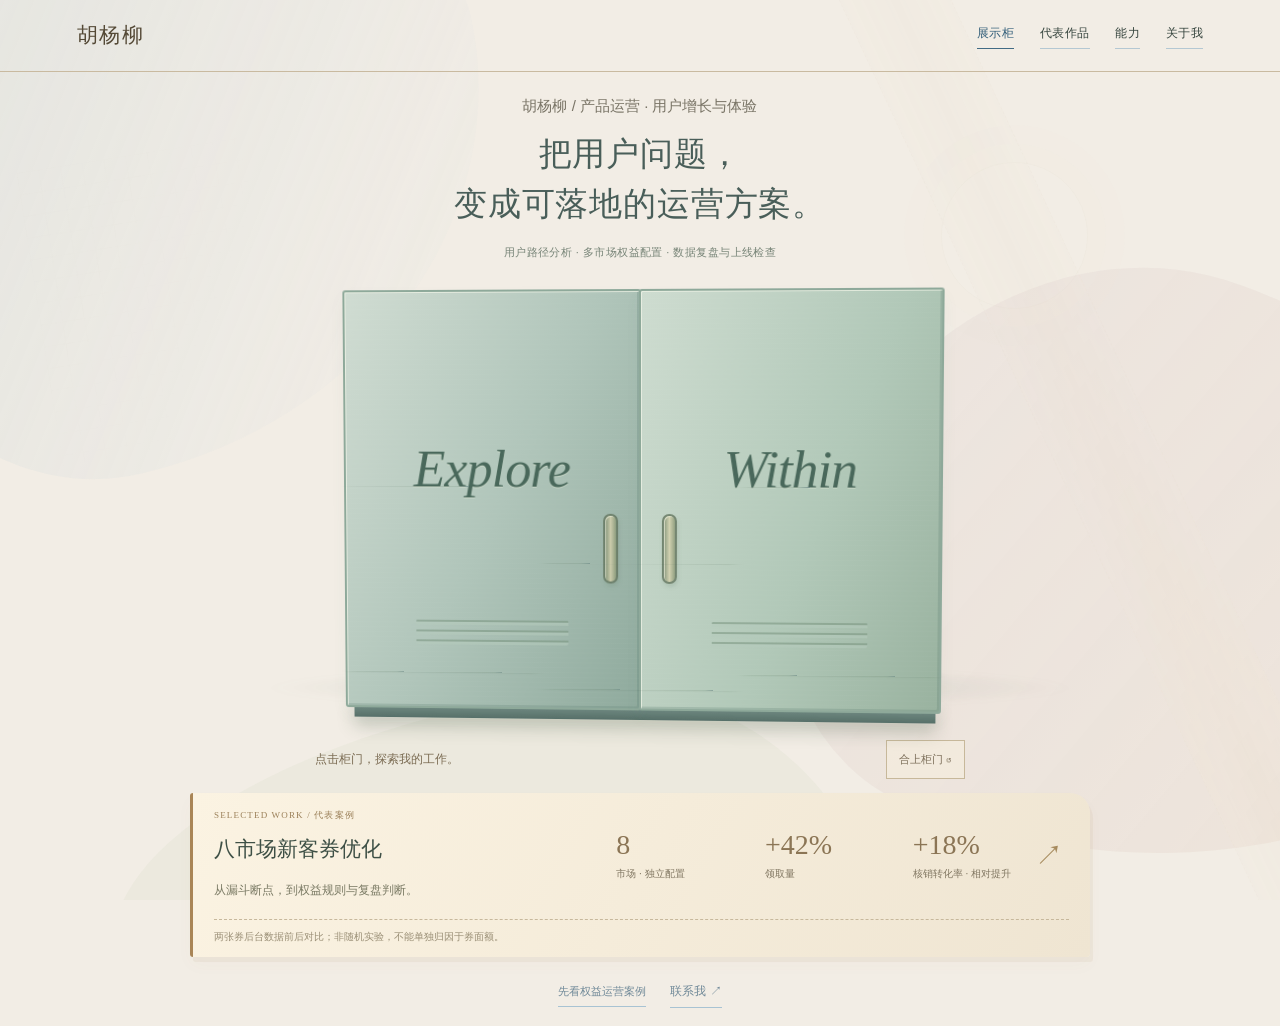
<file: index.html>
<!doctype html><html lang="zh-CN"><head><meta charset="utf-8"><meta name="viewport" content="width=device-width,initial-scale=1"><meta name="description" content="胡杨柳的用户增长运营作品集：增长诊断工作台、多市场新客券优化与跨品类运营试点。"><title>胡杨柳 · 个人作品集</title><link rel="stylesheet" href="portfolio.css?v=20261008-layout"></head><body><div class="background-layers" aria-hidden="true"><span class="layer-blue"></span><span class="layer-rose"></span><span class="layer-green"></span><span class="layer-grid"></span><span class="layer-ribbon"></span></div><a class="skip" href="#main">跳到正文</a><div class="progress" aria-hidden="true"></div><header class="site-nav"><a class="wordmark" href="?view=home" data-nav>胡杨柳</a><nav aria-label="主导航"><a href="?view=home" data-nav>展示柜</a><a href="?view=growth" data-nav>代表作品</a><a href="?view=skills" data-nav>能力</a><a href="?view=about" data-nav>关于我</a></nav></header><main id="main"><section class="view home-view" data-view="home"><section class="hero"><p class="intro">胡杨柳 / 产品运营 · 用户增长与体验</p><h1>把用户问题，<br>变成可落地的运营方案。</h1><p class="home-positioning">用户路径分析 · 多市场权益配置 · 数据复盘与上线检查</p><div class="cabinet-3d" aria-label="立体展示柜作品导航"><div class="stage-floor" aria-hidden="true"></div><div class="locker-assembly cabinet-shut"><div class="locker-column column-0"><div class="cabinet-back"></div><div class="cabinet-side left-side"></div><div class="cabinet-side right-side"></div><div class="cabinet-roof"></div><div class="cabinet-base"></div><div class="compartment level-0"><a class="artifact artifact-camera" href="?view=skills" data-nav data-description="把判断落实到工作动作。"><span class="camera-body" aria-hidden="true"><i class="camera-lens"></i><i class="camera-flash"></i><i class="camera-top"></i></span><span class="obj-top" aria-hidden="true"></span><span class="obj-side" aria-hidden="true"></span><span class="obj-face"><small>01 / ARCHIVE</small><strong>能力笔记</strong><span class="object-symbol" aria-hidden="true">✳</span><em>把判断落实到工作动作。</em></span></a><div class="shelf" aria-hidden="true"></div></div><div class="compartment level-1"><span class="cabinet-plant" aria-hidden="true"><i></i><b></b><em></em></span><a class="artifact artifact-suitcase" href="?view=experience" data-nav data-description="携程与得物的职责和积累。"><span class="case-handle" aria-hidden="true"></span><span class="case-straps" aria-hidden="true"></span><span class="obj-top" aria-hidden="true"></span><span class="obj-side" aria-hidden="true"></span><span class="obj-face"><small>05 / ARCHIVE</small><strong>经历档案</strong><span class="object-symbol" aria-hidden="true">≋</span><em>携程与得物的职责和积累。</em></span></a><div class="shelf" aria-hidden="true"></div></div></div><div class="locker-column column-1"><div class="cabinet-back"></div><div class="cabinet-side left-side"></div><div class="cabinet-side right-side"></div><div class="cabinet-roof"></div><div class="cabinet-base"></div><div class="compartment level-0"><a class="artifact artifact-ticketbox" href="?view=two-cabin" data-nav data-description="代表案例：八市场权益配置与效果复盘。"><span class="coupon-slip" aria-hidden="true">NEW CUSTOMER<br>42% ↑</span><span class="obj-top" aria-hidden="true"></span><span class="obj-side" aria-hidden="true"></span><span class="obj-face"><small>SELECTED CASE / 01</small><strong>新客券优化</strong><span class="object-symbol" aria-hidden="true">↗</span><em>独立配置 · 成本判断 · 转化复盘</em></span></a><div class="shelf" aria-hidden="true"></div></div><div class="compartment level-1"><a class="artifact artifact-screen" href="?view=toolkit" data-nav data-description="增长诊断与达人筛选 · 两件自主作品。"><span class="screen-workflow" aria-hidden="true"><i></i><b></b><i></i><b></b><i></i></span><span class="screen-stand" aria-hidden="true"></span><span class="obj-top" aria-hidden="true"></span><span class="obj-side" aria-hidden="true"></span><span class="obj-face"><small>03 / ARCHIVE</small><strong>运营工具箱</strong><span class="object-symbol" aria-hidden="true">▥</span><em>增长诊断与达人筛选 · 两件自主作品。</em></span></a><div class="shelf" aria-hidden="true"></div></div><div class="compartment level-2"><a class="artifact artifact-airplane" href="?view=jeju" data-nav data-description="机票与租车权益的连接。"><span class="plane-form" aria-hidden="true"><i></i><b></b><em></em></span><span class="obj-top" aria-hidden="true"></span><span class="obj-side" aria-hidden="true"></span><span class="obj-face"><small>04 / ARCHIVE</small><strong>跨品类试点</strong><span class="object-symbol" aria-hidden="true">✈</span><em>机票与租车权益的连接。</em></span></a><div class="shelf" aria-hidden="true"></div></div></div><div class="locker-column column-2"><div class="cabinet-back"></div><div class="cabinet-side left-side"></div><div class="cabinet-side right-side"></div><div class="cabinet-roof"></div><div class="cabinet-base"></div><div class="compartment level-0"><span class="cabinet-envelope" aria-hidden="true"><i></i></span><a class="artifact artifact-album" href="?view=about" data-nav data-description="背景、能力与个人思考。"><span class="album-photo" aria-hidden="true"><img src="image-62092bd3c12b.jpg" alt=""></span><span class="album-rings" aria-hidden="true"></span><span class="obj-top" aria-hidden="true"></span><span class="obj-side" aria-hidden="true"></span><span class="obj-face"><small>06 / ARCHIVE</small><strong>个人档案</strong><span class="object-symbol" aria-hidden="true">◌</span><em>背景、能力与个人思考。</em></span></a><div class="shelf" aria-hidden="true"></div></div><div class="compartment level-1"><a class="artifact artifact-guitar" href="?view=notes" data-nav data-description="从业务中整理的判断方法。"><span class="vinyl-disc" aria-hidden="true"></span><span class="guitar-form" aria-hidden="true"><i class="guitar-neck"></i><i class="guitar-body"></i><i class="guitar-strings"></i><i class="guitar-head"></i></span><span class="obj-top" aria-hidden="true"></span><span class="obj-side" aria-hidden="true"></span><span class="obj-face"><small>07 / ARCHIVE</small><strong>运营手记</strong><span class="object-symbol" aria-hidden="true">✎</span><em>从业务中整理的判断方法。</em></span></a><div class="shelf" aria-hidden="true"></div></div></div><button class="double-door door-left is-closed" type="button" aria-label="打开双扇柜门" aria-expanded="false"><span class="double-title">Explore</span><span class="double-handle" aria-hidden="true"></span><span class="double-vents" aria-hidden="true"></span></button><button class="double-door door-right is-closed" type="button" aria-label="打开双扇柜门" aria-expanded="false"><span class="double-title">Within</span><span class="double-handle" aria-hidden="true"></span><span class="double-vents" aria-hidden="true"></span></button></div></div><div class="scene-controls"><span class="scene-status" aria-live="polite">点击柜门，探索我的工作。</span><button class="reset-cabinet" type="button">合上柜门 ↺</button></div><a class="featured-case" href="?view=two-cabin" data-nav><div class="featured-caption"><small>SELECTED WORK / 代表案例</small><strong>八市场新客券优化</strong><span>从漏斗断点，到权益规则与复盘判断。</span></div><div class="featured-metrics"><div><b>8</b><small>市场 · 独立配置</small></div><div><b>+42%</b><small>领取量</small></div><div><b>+18%</b><small>核销转化率 · 相对提升</small></div></div><span class="featured-arrow" aria-hidden="true">↗</span><p class="featured-footnote">两张券后台数据前后对比；非随机实验，不能单独归因于券面额。</p></a><div class="cabinet-bottom"><span>点击柜中物件，打开作品。</span><a href="?view=two-cabin" data-nav>先看权益运营案例</a><a href="?view=about#contact" data-nav>联系我 ↗</a></div></section></section><section class="view detail refined-page" data-view="two-cabin" hidden><div class="detail-top"><a href="?view=home" data-nav>返回作品索引</a><span>真实业务案例 / 用户路径 · 权益配置 · 数据复盘</span></div><div class="reading-tools"><button type="button" class="bookmark-page" aria-pressed="false">☆ 标记这一页</button><button type="button" class="toggle-decor" aria-pressed="false">专注阅读</button><span class="tools-status" aria-live="polite"></span></div><nav class="case-reading-nav" aria-label="案例阅读入口"><a href="#two-cabin-product-thinking">核心决策与思考</a><a href="#two-cabin-supplement" data-open-supplement>数据与补充材料</a></nav><div class="detail-layout"><article class="paper page-blue"><div class="evidence-ribbon" aria-label="内容性质与个人贡献"><span>真实业务</span><span>独立：券配置与复盘</span><span>前后对比 · 非随机实验</span></div><div class="editorial-cover palette-two-cabin"><div class="cover-index">01</div><div class="cover-content"><p class="eyebrow">NEW CUSTOMER / CONVERSION</p><h2>高访问之后，怎样让权益更有吸引力？</h2><p class="cover-desc">从发现转化断点，到八个市场的券面额调整。</p><div class="cover-stats"><div><strong>8</strong><span>市场配置</span></div><div><strong>+42%</strong><span>领取量相对提升</span></div><div><strong>+18%</strong><span>核销转化率相对提升</span></div></div></div><figure class="cover-illustration"><img data-illustration="growth" alt="手绘主题插画：从用户路径中发现断点，把观察推进到调整。" width="1536" height="1024"></figure><svg class="scattered-doodle" viewBox="0 0 230 180" aria-hidden="true"><path d="M16 49 Q72 8 116 43 T208 42 M194 29 L210 42 L191 55 M43 105 L47 93 L51 105 L64 110 L51 114 L46 129 L43 114 L29 108 Z M149 95 Q123 113 150 137 Q179 110 149 95 M149 101 L153 141 M92 139 Q107 130 120 136" fill="none" stroke="currentColor" stroke-width="1.7" stroke-linecap="round" stroke-linejoin="round"/></svg><span class="cover-orbit" aria-hidden="true"></span></div><aside class="story-scene scene-ticket"><div class="scene-picture"><svg class="scene-art" viewBox="0 0 370 240" role="img" aria-label="先找到断点，再调整权益。"><g stroke="#706756" stroke-width="1.8" stroke-linecap="round" stroke-linejoin="round"><g transform="rotate(-9 160 120)"><path fill="#e5bc83" d="M40 62h228v42q-18 14 0 28v46H40v-46q18-14 0-28z"/><path d="M206 69v100" stroke-dasharray="4 5"/><path d="M65 91h110m-110 23h83m-83 28h118"/><circle cx="229" cy="118" r="10" fill="#c47659"/></g><path d="M270 60l54-13-25 29 8 35-20-24-32 3z" fill="#a7c0c1"/></g><g class="scene-sparks" fill="none" stroke="#ab8560" stroke-width="1.5"><path d="M25 27l6-12 5 12 12 4-12 4-5 12-6-12-12-4zM314 23q15 13 27 0M21 204q17 13 30-2"/><circle cx="334" cy="207" r="6"/></g></svg><span class="scene-tape" aria-hidden="true"></span></div><div class="scene-caption"><small>A SMALL CHANGE, A CLEARER PATH</small><p>先找到断点，再调整权益。</p><button class="scene-note-toggle" type="button" aria-expanded="false" aria-controls="scene-note-1">打开我的旁注 <span aria-hidden="true">↗</span></button><div class="scene-note" id="scene-note-1" hidden>领取量 +42% 与核销转化率相对提升 +18%，来自两张券的后台对比；这不是随机 A/B 实验。</div></div></aside><section class="product-brief" aria-label="产品运营案例摘要"><span class="brief-stamp" aria-hidden="true"><i>FIELD TEST</i><b>权益策略</b><em>Y / L</em></span><span class="brief-kicker">真实业务 · 权益运营</span><h3>多市场新客券：从漏斗问题到规则调整</h3><div class="brief-columns"><div><small>用户问题</small><p>访问较高，但领券与核销偏低。</p></div><div><small>我的动作</small><p>独立配置多币种券、测算面额并进行周度复盘。</p></div><div><small>结果与边界</small><p>领取量 +42%；核销转化率相对提升 +18%。前后对比，不是随机实验。</p></div></div><a class="brief-jump" href="#two-cabin-product-thinking">阅读我的决策与思考 ↗</a></section><section class="product-deep-dive"><h3 id="two-cabin-product-thinking">产品运营视角：一次规则调整怎样成立</h3><div class="decision-path"><svg class="decision-thread" viewBox="0 0 900 700" preserveAspectRatio="none" aria-hidden="true"><path d="M50 110 C270 10 555 260 810 130 S490 270 150 400 S640 560 800 610"/><path d="M781 588 L800 610 L773 617"/></svg><article><span class="decision-badge" aria-hidden="true">01</span><small>01 / 问题定位</small><h4>先看断点，避免把访问当成转化。</h4><p>当日 UV 约 3,000–4,000，但领取和核销偏低。我从曝光、访问、点击到核销观察链路，把券吸引力作为调整方向。高访问只是问题线索，不能单独证明低领券的原因。</p></article><article><span class="decision-badge" aria-hidden="true">02</span><small>02 / 策略约束</small><h4>同一个目标，按市场制定不同面额。</h4><p>结合各地新客 LTV、平均两舱订单 GMV 与收益空间测算。加大优惠后仍需满足测算 ROI &gt; 1，以及补贴小于平均订单 GMV ×（take rate − card fee）的单均不亏约束。</p></article><article><span class="decision-badge" aria-hidden="true">03</span><small>03 / 配置执行</small><h4>把面额落实为可执行的权益规则。</h4><p>独立完成多币种新客券配置，处理面额、使用门槛、有效期与渠道条件。活动页、榜单与券一起投入测试，页面设计和搭建由团队完成。</p></article><article><span class="decision-badge" aria-hidden="true">04</span><small>04 / 效果复查</small><h4>同时看变化，也保留解释边界。</h4><p>在市场、渠道、投放量和页面一致的条件下，对比两张券的后台数据。领取量提升 42%、核销转化率相对提升 18%；这些变化支持继续观察调整方向，但不能独立归因于券面额。</p></article></div><div class="product-reflection"><span>我的思考</span><p>权益运营不是一味提高优惠力度，而是在用户感知价值与订单收益空间之间寻找可以落地的方案。配置是执行动作，测算与可比复盘才让动作有判断依据。</p></div><details class="ops-checklist"><summary>下一次我会补齐什么？<small>复盘后的改进设想</small></summary><div><p>补齐权益曝光、领券按钮点击、资格拦截与使用失败原因，使漏斗能区分“没看见、没兴趣、不能用”。在业务条件允许时设置可比对照，并记录统计窗口、券规则版本与同期变化，增强效果判断。</p></div></details></section><details class="case-supplement" id="two-cabin-supplement"><summary><span>补充材料与具体记录</span><small>展开查看数据、规则、截图与项目细节</small><i aria-hidden="true">＋</i></summary><div class="supplement-body"><div class="grid"><div><h3 id="two-cabin-chapter-1"><span class="chapter-number" aria-hidden="true">01</span>问题从哪里出现</h3><p>第一批券上线后，落地页当日UV约3,000—4,000，但领券与核销表现偏低。我沿曝光、访问、点击与核销链路排查，将券力度作为调整方向。</p><h3 id="two-cabin-chapter-2"><span class="chapter-number" aria-hidden="true">02</span>我具体做了什么</h3><p>独立配置多币种新客券，按周从日期、市场维度复盘数据；依据各市场新客LTV和订单收益空间提高券面额，控制补贴成本。同时参与社媒与达人推广协作。</p></div><div><h3 id="two-cabin-chapter-3"><span class="chapter-number" aria-hidden="true">03</span>前后券对比</h3><div class="stats"><div><strong>+42%</strong><small>领取量</small></div><div><strong>+18%</strong><small>核销转化率 · 相对提升</small></div></div><p class="source">市场、渠道、投放量、页面与统计时长一致。核销转化率为核销量÷领取量。数字来自本人确认的项目复盘。</p><h3 id="two-cabin-chapter-4"><span class="chapter-number" aria-hidden="true">04</span>复盘的边界</h3><p>优惠券、落地页与榜单联合测试，未单独拆分券效果；落地页由团队设计与搭建。此处依据本人说明重构过程。</p></div></div><h3 id="two-cabin-chapter-5"><span class="chapter-number" aria-hidden="true">05</span>站外到站内的承接路径</h3><div class="flow"><div>社媒与达人<small>内容触达用户</small></div><div>两舱落地页<small>榜单与新客券</small></div><div>站内购票<small>承接出行需求</small></div><div>周度复盘<small>日期与市场分析</small></div></div><p class="source">依据本人说明重构。页面视觉由UI提供，组内外包搭建；我入职时项目已启动，主要负责券配置、复盘与推广协作。</p><h3 id="two-cabin-decision"><span class="chapter-number" aria-hidden="true">06</span>调整券力度的决策约束</h3><p>提高面额之前，结合各市场不同的两舱平均订单GMV、take rate与新客LTV测算补贴空间。预估ROI大于1，并以平均订单扣除卡费后的收入空间约束单次补贴。</p><div class="formula">补贴金额 &lt; 平均订单GMV ×（take rate − card fee）</div><p class="source">此约束针对平均订单收入空间，不等于扣除全部经营成本后的净利润保证。</p><details><summary>查看八个市场的券面额调整</summary><div class="scroll-table"><table><thead><tr><th>市场 / 币种</th><th>使用门槛</th><th>原减免额</th><th>调整后</th></tr></thead><tbody><tr><td>HK / HKD</td><td>5,500</td><td>450</td><td>800</td></tr><tr><td>KR / KRW</td><td>700,000</td><td>35,000</td><td>60,000</td></tr><tr><td>TW / TWD</td><td>20,000</td><td>1,500</td><td>3,000</td></tr><tr><td>GB / GBP</td><td>600</td><td>15</td><td>40</td></tr><tr><td>SG / SGD</td><td>1,000</td><td>60</td><td>150</td></tr><tr><td>MY / MYR</td><td>2,500</td><td>150</td><td>500</td></tr><tr><td>TH / THB</td><td>25,000</td><td>1,500</td><td>3,000</td></tr><tr><td>US / USD</td><td>1,000</td><td>70</td><td>85</td></tr></tbody></table></div><p class="source">数值来自本人补充的券配置记录，按各市场原始金额展示，不可跨市场直接比较。</p></details><figure class="floating-vignette vignette-right"><img data-illustration="travelbits" alt="" aria-hidden="true" loading="lazy" width="1536" height="1024"><figcaption>从用户的下一步出发。</figcaption><svg class="pencil-trace" viewBox="0 0 240 70" aria-hidden="true"><path d="M10 49 Q42 11 78 36 T158 30 T221 17 M206 13 L223 17 L213 32" fill="none" stroke="currentColor" stroke-width="1.5" stroke-linecap="round"/></svg></figure><h3 id="two-cabin-results"><span class="chapter-number" aria-hidden="true">07</span>怎样理解前后对比</h3><p>前后两张券的市场、渠道、投放量、页面及统计时长一致。领取量提升42%，核销转化率（核销量÷领取量）相对提升18%。</p><div class="bar-chart"><h4>领取量指数</h4><div class="barline before"><span>调整前</span><i style="width:70.42%"></i><span>100</span></div><div class="barline"><span>调整后</span><i style="width:100%"></i><span>142</span></div><p class="source">调整前设为100，仅表达相对变化，并非原始领取人数。</p></div><div class="bar-chart"><h4>核销转化率指数</h4><div class="barline before"><span>调整前</span><i style="width:84.75%"></i><span>100</span></div><div class="barline"><span>调整后</span><i style="width:100%"></i><span>118</span></div><p class="source">相对提升18%，不是增加18个百分点。前后对比未标注为随机A/B实验。</p></div><h3 id="two-cabin-chapter-8"><span class="chapter-number" aria-hidden="true">08</span>ROI计算与归因边界</h3><div class="formula">ROI＝（渠道归因新客数 × 新客LTV）÷（券核销费用＋渠道投放费用＋增量票量成本）</div><p>票量成本包括卡费、客服与赔付。项目社媒矩阵T+7 ROI为2.85，达人渠道为2.91，使用同一公式；这是基于渠道归因新客与LTV的估算结果，不是实验测得的因果增量或已实现净利润。</p><details><summary>查看实际优惠券补贴支出</summary><div class="scroll-table"><table><thead><tr><th>渠道</th><th>领取</th><th>核销</th><th>实际补贴 / 人民币</th></tr></thead><tbody><tr><td>UAC</td><td>804</td><td>16</td><td>10,000.00</td></tr><tr><td>APP MKT / Display</td><td>116</td><td>14</td><td>8,457.00</td></tr><tr><td>Social</td><td>66,876</td><td>52</td><td>30,391.82</td></tr></tbody></table></div><p class="source">以上为本人提供的补贴成本，不包含广告投放费用；该汇总不作为前后券对比的原始基数，这组渠道汇总的统计窗口未记录，不用于前后券效果比较。</p></details><h3 id="two-cabin-extra-1"><span class="chapter-number" aria-hidden="true">09</span>我的周度复盘是怎样进行的</h3><div class="flow"><div>下载看板数据<small>按周整理观察窗口</small></div><div>按日期看变化<small>PV、UV与GMV走势</small></div><div>按市场看差异<small>两舱GMV与新客GMV</small></div><div>结合成本判断<small>权益力度与ROI</small></div></div><p>我关注的不只是核销量，也包括带来的新客、收入表现与实际补贴成本。领取与核销的变化需要放回完整链路解释：低核销不自动等于无效，高领取也不自动等于高质量增长。</p><h3 id="two-cabin-extra-2"><span class="chapter-number" aria-hidden="true">10</span>如果继续做，我会补充哪些验证</h3><p class="editor-note">后续改进设想，未作为已经完成的业务成果。</p><ul><li>进一步统一曝光、到达、点击、领券与核销的统计口径，确认各阶段可比。</li><li>区分市场与渠道的变化，补充完整观察周期和投放费用。</li><li>在条件允许时设计对照验证，减少活动页、榜单和优惠券联合变化带来的解释困难。</li></ul><section class="insight-panel"><p class="eyebrow">THE DECISION / 关键判断</p><h2>高到达之后，<br>先检查权益的吸引力。</h2><p>落地页当日UV约3,000—4,000，但领券与核销偏低。我的调整方向是提高券力度，同时让补贴落在各市场可以承受的收益空间内。</p><div class="decision-pair"><div><span>观察</span><strong>高到达，低领券</strong><p>用户来了，权益却没有充分推动后续动作。</p></div><div><span>约束</span><strong>吸引力与成本一起看</strong><p>不同市场的订单GMV、take rate与LTV不同，不能统一提高到同一个面额。</p></div></div></section><h3 id="two-cabin-extra-3"><span class="chapter-number" aria-hidden="true">11</span>将一次调整写成可复查的决策记录</h3><div class="process-stack"><article><b>01</b><div><h4>说明问题，而不是直接提方案</h4><p>先记录访问、领券和核销表现，再把“力度不足”作为调整方向；它不是已经排除其他解释后的唯一原因。</p></div></article><article><b>02</b><div><h4>用市场收益空间限制补贴</h4><p>按市场核对面额、使用门槛、LTV与平均订单收入空间。具体配置见上方八市场调整表。</p></div></article><article><b>03</b><div><h4>用一致窗口比较前后</h4><p>市场、渠道、投放量、页面和统计时长一致，再计算领取量与核销转化率的相对变化。</p></div></article><article><b>04</b><div><h4>保留不能回答的问题</h4><p>优惠券、活动页和榜单共同测试，无法将整体变化全部拆分为券的独立效果。</p></div></article></div><h3><span class="chapter-number" aria-hidden="true">12</span>把个人动作放回完整项目表现</h3><p class="editor-note">以下为简历记录的渠道汇总表现，由团队协作形成；不等于个人独立带来的结果，也不作为前后两张券对比的原始基数。</p><div class="channel-results"><article><span class="mini-label">社媒矩阵 / 项目表现</span><strong>54万+</strong><p>引流UV</p><dl><dt>两舱新客票量</dt><dd>3,672</dd><dt>新客占比</dt><dd>46%</dd><dt>T+7 ROI</dt><dd>2.85</dd></dl></article><article><span class="mini-label">达人渠道 / 项目表现</span><strong>20万+</strong><p>引流UV</p><dl><dt>两舱新客票量</dt><dd>1,655</dd><dt>新客占比</dt><dd>48%</dd><dt>T+7 ROI</dt><dd>2.91</dd></dl></article></div><p>ROI沿用渠道归因新客数与LTV的测算公式。我的贡献是新客券配置、周度复盘以及社媒与达人推广协作，页面设计与搭建由团队完成。</p><figure class="illustrated-note"><div><span class="eyebrow">A NOTE ALONG THE WAY</span><p>从用户路径中发现断点，把观察推进到调整。</p><svg viewBox="0 0 160 35" aria-hidden="true"><path d="M3 20 Q45 3 70 19 T138 17 M128 9 L140 17 L126 26" fill="none" stroke="currentColor" stroke-width="1.8" stroke-linecap="round"/></svg></div><img data-illustration="growth" alt="" loading="lazy" width="1536" height="1024"></figure></div></details><div class="scattered-signoff" aria-hidden="true"><span>✳</span><i>keep exploring</i><b>↗</b></div><div class="sticker-desk"><div class="sticker-unit"><button type="button" class="note-sticker flower-sticker" aria-expanded="false"><span aria-hidden="true">✳</span><small>一点思考</small></button><p class="sticker-message" hidden>先理解用户在哪一步停住，再决定如何调整。</p></div><div class="sticker-unit"><button type="button" class="note-sticker postal-sticker" aria-expanded="false"><small>FIELD NOTES</small><strong>观察 → 行动</strong></button><p class="sticker-message" hidden>保留指标口径、个人贡献和结果边界，让判断可以复查。</p></div><span class="desk-scribble" aria-hidden="true">↗<i>open a little note</i></span></div><div class="endnote"><span>END OF CHAPTER</span><i aria-hidden="true">✳</i><p>继续打开下一份档案。</p></div><div class="chapter-ornament" aria-hidden="true"><svg viewBox="0 0 210 90"><path d="M20 72Q105 88 192 22M65 74Q54 42 74 35Q92 48 65 74M96 67Q83 30 103 22Q124 35 96 67M124 53Q133 78 157 68Q157 44 124 53M150 39Q146 9 169 8Q180 26 150 39" fill="none" stroke="currentColor" stroke-width="1.2" stroke-linecap="round"/><circle cx="31" cy="29" r="3" fill="currentColor"/><path d="M20 12v14M13 19h14" fill="none" stroke="currentColor" stroke-width="1.2"/></svg><span>notes, made with care</span></div><aside class="next-reading"><div><small>CONTINUE THE STORY</small><h3>增长诊断工作台</h3><p>从真实复盘经验，看我怎样组织运营工具。</p></div><a href="?view=growth" data-nav aria-label="继续阅读：增长诊断工作台">继续阅读 <span aria-hidden="true">↗</span></a></aside><div class="read-next"><a href="?view=home" data-nav>返回展示柜</a><a href="?view=growth" data-nav>增长工作台</a></div></article></div></section><section class="view detail refined-page" data-view="jeju" hidden><div class="detail-top"><a href="?view=home" data-nav>返回作品索引</a><span>真实业务案例 / 跨品类权益 · 资源联动 · 周度复盘</span></div><div class="reading-tools"><button type="button" class="bookmark-page" aria-pressed="false">☆ 标记这一页</button><button type="button" class="toggle-decor" aria-pressed="false">专注阅读</button><span class="tools-status" aria-live="polite"></span></div><nav class="case-reading-nav" aria-label="案例阅读入口"><a href="#jeju-product-thinking">核心决策与思考</a><a href="#jeju-supplement" data-open-supplement>数据与补充材料</a></nav><div class="detail-layout"><article class="paper page-clay"><div class="evidence-ribbon" aria-label="内容性质与个人贡献"><span>真实业务</span><span>参与：权益与资源落地</span><span>未公开量化效果</span></div><div class="editorial-cover palette-jeju"><div class="cover-index">03</div><div class="cover-content"><p class="eyebrow">CROSS-CATEGORY / PILOT</p><h2>一张机票之后，还有一段出行需求。</h2><p class="cover-desc">济州岛机票与租车权益联动试点。</p><div class="cover-stats"><div><strong>200</strong><span>限量租车券</span></div><div><strong>8折</strong><span>租车权益</span></div><div><strong>周度</strong><span>跟踪与复盘</span></div></div></div><figure class="cover-illustration"><img data-illustration="journey" alt="手绘主题插画：从目的地出行，延伸到地面交通需求。" width="1536" height="1024"></figure><svg class="scattered-doodle" viewBox="0 0 230 180" aria-hidden="true"><path d="M16 49 Q72 8 116 43 T208 42 M194 29 L210 42 L191 55 M43 105 L47 93 L51 105 L64 110 L51 114 L46 129 L43 114 L29 108 Z M149 95 Q123 113 150 137 Q179 110 149 95 M149 101 L153 141 M92 139 Q107 130 120 136" fill="none" stroke="currentColor" stroke-width="1.7" stroke-linecap="round" stroke-linejoin="round"/></svg><span class="cover-orbit" aria-hidden="true"></span></div><aside class="story-scene scene-travel"><div class="scene-picture"><svg class="scene-art" viewBox="0 0 370 240" role="img" aria-label="下一段需求，藏在旅程里。"><g stroke="#706756" stroke-width="1.8" stroke-linecap="round" stroke-linejoin="round"><path d="M68 84q-8 0-8 12v81h136V96q0-12-12-12z" fill="#cda57c"/><path d="M105 83V65h46v18m-70 7v80m91-80v80"/><path d="M202 73l60-21 54 34-57 26z" fill="#e8d5a8"/><path d="M220 74l35 20 39-14m-34-17-6 31"/><path d="M223 130q27-29 57 0t34 0" stroke-dasharray="4 5"/><circle cx="228" cy="130" r="6" fill="#ba7257"/></g><g class="scene-sparks" fill="none" stroke="#ab8560" stroke-width="1.5"><path d="M25 27l6-12 5 12 12 4-12 4-5 12-6-12-12-4zM314 23q15 13 27 0M21 204q17 13 30-2"/><circle cx="334" cy="207" r="6"/></g></svg><span class="scene-tape" aria-hidden="true"></span></div><div class="scene-caption"><small>BEYOND THE FLIGHT</small><p>下一段需求，藏在旅程里。</p><button class="scene-note-toggle" type="button" aria-expanded="false" aria-controls="scene-note-2">打开我的旁注 <span aria-hidden="true">↗</span></button><div class="scene-note" id="scene-note-2" hidden>从机票到租车的衔接，是一次具体场景试点；用资源位、权益规则和周度跟踪推进落地。</div></div></aside><section class="product-brief" aria-label="产品运营案例摘要"><span class="brief-stamp" aria-hidden="true"><i>CONNECTED JOURNEY</i><b>场景落地</b><em>Y / L</em></span><span class="brief-kicker">真实业务 · 场景运营</span><h3>机票＋租车：把后续需求落到具体权益</h3><div class="brief-columns"><div><small>用户场景</small><p>购买济州岛机票后，可能继续需要当地出行服务。</p></div><div><small>我的动作</small><p>参与权益配置、页面与资源联动、周度跟踪。</p></div><div><small>结果与边界</small><p>展示试点落地过程；目前没有可公开的转化提升结论。</p></div></div><a class="brief-jump" href="#jeju-product-thinking">阅读我的决策与思考 ↗</a></section><section class="product-deep-dive"><h3 id="jeju-product-thinking">产品运营视角：从场景假设到上线检查</h3><div class="decision-path"><svg class="decision-thread" viewBox="0 0 900 700" preserveAspectRatio="none" aria-hidden="true"><path d="M50 110 C270 10 555 260 810 130 S490 270 150 400 S640 560 800 610"/><path d="M781 588 L800 610 L773 617"/></svg><article><span class="decision-badge" aria-hidden="true">01</span><small>场景假设</small><h4>从已有行程，寻找自然衔接的需求。</h4><p>济州岛机票与当地租车具有出行场景上的关联。项目以购买济州航空机票的用户为对象，配合租车八折权益，探索跨品类承接；场景关联本身并不等于真实需求已被验证。</p></article><article><span class="decision-badge" aria-hidden="true">02</span><small>参与落地</small><h4>权益、页面与资源要共同承接。</h4><p>我参与权益配置、活动页和列表页资源联动，并按周跟踪试点表现、对比大盘。项目的重点是把合作资源转为用户能够理解、领取和使用的权益。</p></article><article><span class="decision-badge" aria-hidden="true">03</span><small>检查经验</small><h4>把后台规则翻译成前端检查项。</h4><p>在机票业务工作中，我按站点、语言、航线、日期和旅客类型核对前端展示，留存截图、反馈异常并跟进。这套检查经验可以用于评估同类权益活动的上线质量。</p></article><article><span class="decision-badge" aria-hidden="true">04</span><small>效果边界</small><h4>区分完成上线与验证价值。</h4><p>现有材料能说明我的参与动作，不能证明试点提升了转化率或收入。后续评估应同时看权益触达、领取、租车下单与异常反馈。</p></article></div><details class="ops-checklist"><summary>如果继续这个试点，我会怎样评估？<small>后续验证方案</small></summary><div><p>先确认目标机票用户与租车适用条件，再统计符合条件用户的权益触达与使用路径。将领取、下单、实际补贴和用户反馈放在同一观察窗口内，区分没有需求、规则不适用与承接不顺畅。</p></div></details></section><details class="case-supplement" id="jeju-supplement"><summary><span>补充材料与具体记录</span><small>展开查看数据、规则、截图与项目细节</small><i aria-hidden="true">＋</i></summary><div class="supplement-body"><div class="grid"><div><h3 id="jeju-chapter-1"><span class="chapter-number" aria-hidden="true">01</span>试点场景</h3><p>面向济州岛真航空机票购买用户，通过限量租车优惠券连接机票与地面出行需求。</p><h3 id="jeju-chapter-2"><span class="chapter-number" aria-hidden="true">02</span>我的负责部分</h3><p>配置200张限量租车8折券，联动活动页及机票列表页资源上线，持续跟踪周度表现，并与市场大盘对比，整理联动复盘。</p></div><div><h3 id="jeju-chapter-3"><span class="chapter-number" aria-hidden="true">03</span>从配置到复盘</h3><ul><li>落实租车权益配置与发放。</li><li>配合活动页和列表页资源承接。</li><li>观察周度表现，结合大盘理解变化。</li></ul><p class="source">依据本人提供的两版简历整理。活动由团队协作完成，未将整体结果归为个人独立成果。</p></div></div><figure class="floating-vignette vignette-left"><img data-illustration="travelbits" alt="" aria-hidden="true" loading="lazy" width="1536" height="1024"><figcaption>把出行需求连接起来。</figcaption><svg class="pencil-trace" viewBox="0 0 240 70" aria-hidden="true"><path d="M10 49 Q42 11 78 36 T158 30 T221 17 M206 13 L223 17 L213 32" fill="none" stroke="currentColor" stroke-width="1.5" stroke-linecap="round"/></svg></figure><h3 id="jeju-extra-1"><span class="chapter-number" aria-hidden="true">04</span>为什么选择这个跨品类场景</h3><p>机票购买已经表达了目的地出行意图，租车权益可以承接到达后的地面出行需求。这个试点的观察重点，是权益能否在用户需要的节点被看见，并被顺利使用。</p><div class="case-summary"><div><small>目标人群</small><strong>济州岛真航空购票用户</strong></div><div><small>权益形式</small><strong>200张限量租车8折券</strong></div><div><small>承接资源</small><strong>活动页与机票列表页</strong></div></div><h3 id="jeju-extra-2"><span class="chapter-number" aria-hidden="true">05</span>从这个试点延伸的复盘问题</h3><p class="editor-note">以下是我的后续分析思路，不代表项目已经验证的结果。</p><div class="method-grid"><article><h4>用户是否看得到？</h4><p>分清可见用户、到达用户与领取用户，观察入口位置是否匹配用户决策阶段。</p></article><article><h4>权益是否容易理解？</h4><p>检查适用范围、领取条件、有效期与使用路径，避免理解成本阻碍使用。</p></article><article><h4>变化是否来自活动？</h4><p>结合市场大盘与观察窗口解释表现，再决定是否扩大或调整试点。</p></article></div><h3 id="jeju-extra-3"><span class="chapter-number" aria-hidden="true">06</span>我会怎样准备下一轮试点</h3><ol><li>上线前明确目标用户、券库存、适用规则与检查清单。</li><li>上线后分开记录资源到达、权益领取与实际使用，避免把不同阶段混在一起。</li><li>复盘时补充周期与成本信息，提出下一轮待验证的问题。</li></ol><section class="insight-panel"><p class="eyebrow">USER MOMENT / 用户时刻</p><h2>从“到达目的地”，<br>想到“到达后怎样出行”。</h2><p>用户购票之后，地面交通需求与原有机票场景相关。试点用租车权益连接两段需求，观察跨品类承接是否顺畅。</p></section><h3 id="jeju-extra-4"><span class="chapter-number" aria-hidden="true">07</span>一张上线检查清单</h3><p class="editor-note">按这个案例整理的检查框架，作为方法展示；不代表全部条目已在项目中逐项完成。</p><div class="check-grid"><article><h4>权益规则</h4><p>目标用户、券库存、折扣、使用条件、有效期是否清楚？</p></article><article><h4>资源承接</h4><p>活动页和列表页能否进入正确领取路径？入口描述是否一致？</p></article><article><h4>使用体验</h4><p>领取后怎样找到券？使用过程的关键条件在哪里解释？</p></article><article><h4>复盘口径</h4><p>观察周期、适用用户与实际使用人数是否能对应起来？</p></article></div><details class="deep-note"><summary>这个案例能证明什么？还有什么不能证明？</summary><p>它体现了权益配置、资源联动与持续跟踪的参与经历。由于未提供完整结果数据，这里不使用转化率、增量收入或规模化成功作为已验证结论。</p></details><figure class="illustrated-note"><div><span class="eyebrow">A NOTE ALONG THE WAY</span><p>从目的地出行，延伸到地面交通需求。</p><svg viewBox="0 0 160 35" aria-hidden="true"><path d="M3 20 Q45 3 70 19 T138 17 M128 9 L140 17 L126 26" fill="none" stroke="currentColor" stroke-width="1.8" stroke-linecap="round"/></svg></div><img data-illustration="journey" alt="" loading="lazy" width="1536" height="1024"></figure></div></details><div class="scattered-signoff" aria-hidden="true"><span>✳</span><i>keep exploring</i><b>↗</b></div><div class="sticker-desk"><div class="sticker-unit"><button type="button" class="note-sticker flower-sticker" aria-expanded="false"><span aria-hidden="true">✳</span><small>一点思考</small></button><p class="sticker-message" hidden>先理解用户在哪一步停住，再决定如何调整。</p></div><div class="sticker-unit"><button type="button" class="note-sticker postal-sticker" aria-expanded="false"><small>FIELD NOTES</small><strong>观察 → 行动</strong></button><p class="sticker-message" hidden>保留指标口径、个人贡献和结果边界，让判断可以复查。</p></div><span class="desk-scribble" aria-hidden="true">↗<i>open a little note</i></span></div><div class="endnote"><span>END OF CHAPTER</span><i aria-hidden="true">✳</i><p>继续打开下一份档案。</p></div><div class="chapter-ornament" aria-hidden="true"><svg viewBox="0 0 210 90"><path d="M20 72Q105 88 192 22M65 74Q54 42 74 35Q92 48 65 74M96 67Q83 30 103 22Q124 35 96 67M124 53Q133 78 157 68Q157 44 124 53M150 39Q146 9 169 8Q180 26 150 39" fill="none" stroke="currentColor" stroke-width="1.2" stroke-linecap="round"/><circle cx="31" cy="29" r="3" fill="currentColor"/><path d="M20 12v14M13 19h14" fill="none" stroke="currentColor" stroke-width="1.2"/></svg><span>notes, made with care</span></div><aside class="next-reading"><div><small>CONTINUE THE STORY</small><h3>工作经历</h3><p>了解权益落地、验收与资源协作的经验。</p></div><a href="?view=experience" data-nav aria-label="继续阅读：工作经历">继续阅读 <span aria-hidden="true">↗</span></a></aside><div class="read-next"><a href="?view=home" data-nav>返回展示柜</a><a href="?view=growth" data-nav>增长工作台</a></div></article></div></section><section class="view detail refined-page" data-view="growth" hidden><div class="detail-top"><a href="?view=home" data-nav>返回作品索引</a><span>自主作品 / 用户旅程 · 留存 · 改进复盘</span></div><div class="reading-tools"><button type="button" class="bookmark-page" aria-pressed="false">☆ 标记这一页</button><button type="button" class="toggle-decor" aria-pressed="false">专注阅读</button><span class="tools-status" aria-live="polite"></span></div><nav class="case-reading-nav" aria-label="案例阅读入口"><a href="#growth-product-thinking">核心决策与思考</a><a href="#growth-supplement" data-open-supplement>数据与补充材料</a></nav><div class="detail-layout"><article class="paper page-sage"><div class="evidence-ribbon" aria-label="内容性质与个人贡献"><span>自主作品</span><span>运营流程与页面实践</span><span>模拟数据 · 待使用验证</span></div><div class="editorial-cover palette-growth"><div class="cover-index">02</div><div class="cover-content"><p class="eyebrow">SELF-INITIATED / GROWTH LAB</p><h2>把诊断、行动和复查放进同一套工作流。</h2><p class="cover-desc">自主作品 · 模拟数据 · 可在线体验。</p><div class="cover-stats"><div><strong>07</strong><span>工作模块</span></div><div><strong>旅程</strong><span>从用户路径找问题</span></div><div><strong>复查</strong><span>让动作留下记录</span></div></div></div><figure class="cover-illustration"><img data-illustration="growth" alt="手绘主题插画：把诊断、行动与复查连接成工作流。" width="1536" height="1024"></figure><svg class="scattered-doodle" viewBox="0 0 230 180" aria-hidden="true"><path d="M16 49 Q72 8 116 43 T208 42 M194 29 L210 42 L191 55 M43 105 L47 93 L51 105 L64 110 L51 114 L46 129 L43 114 L29 108 Z M149 95 Q123 113 150 137 Q179 110 149 95 M149 101 L153 141 M92 139 Q107 130 120 136" fill="none" stroke="currentColor" stroke-width="1.7" stroke-linecap="round" stroke-linejoin="round"/></svg><span class="cover-orbit" aria-hidden="true"></span></div><h1>产品运营与增长诊断工作台</h1><p>围绕首次价值、功能体验、留存与成交，连接诊断、行动记录与复查。</p><div class="project-actions"><a href="https://yolanda711.github.io/product-growth-workbench/" target="_blank" rel="noopener noreferrer">打开在线作品</a><a href="?view=home" data-nav>返回作品列表</a></div><figure class="project-cover"><button data-zoom="image-19842b38d75a.jpg" aria-label="放大作品页面截图"><img src="image-19842b38d75a.jpg" alt="产品运营与增长诊断工作台实际页面截图"></button><figcaption>公开页面实际截图 · 点击放大</figcaption></figure><aside class="story-scene scene-lab"><div class="scene-picture"><svg class="scene-art" viewBox="0 0 370 240" role="img" aria-label="让一个信号，变成下一步行动。"><g stroke="#706756" stroke-width="1.8" stroke-linecap="round" stroke-linejoin="round"><path d="M49 61h209v120H49z" fill="#bfd0c4"/><path d="M60 73h187v88H60z" fill="#f4eddf"/><path d="M89 141l34-25 32 11 41-37" stroke="#638b80" stroke-width="4"/><path d="M131 183v18m-35 0h99"/><circle cx="290" cy="149" r="32" fill="#ead6ba"/><circle cx="290" cy="149" r="20"/><path d="M313 172l27 27" stroke-width="9"/></g><g class="scene-sparks" fill="none" stroke="#ab8560" stroke-width="1.5"><path d="M25 27l6-12 5 12 12 4-12 4-5 12-6-12-12-4zM314 23q15 13 27 0M21 204q17 13 30-2"/><circle cx="334" cy="207" r="6"/></g></svg><span class="scene-tape" aria-hidden="true"></span></div><div class="scene-caption"><small>FROM SIGNAL TO ACTION</small><p>让一个信号，变成下一步行动。</p><button class="scene-note-toggle" type="button" aria-expanded="false" aria-controls="scene-note-3">打开我的旁注 <span aria-hidden="true">↗</span></button><div class="scene-note" id="scene-note-3" hidden>工作台是我的自主作品，使用模拟数据展示诊断与记录流程；它不代表企业业务验证结果。</div></div></aside><section class="product-brief" aria-label="产品运营案例摘要"><span class="brief-stamp" aria-hidden="true"><i>PRODUCT LAB</i><b>自主实践</b><em>Y / L</em></span><span class="brief-kicker">自主作品 · 运营工具</span><h3>增长工作台：把分析接到行动记录</h3><div class="brief-columns"><div><small>使用对象</small><p>需要进行周度经营复盘与用户路径诊断的运营人员。</p></div><div><small>设计重点</small><p>把总览、诊断、行动与复查组织成连续工作流。</p></div><div><small>验证边界</small><p>模拟数据；尚未通过真实业务与用户使用验证。</p></div></div><a class="brief-jump" href="#growth-product-thinking">阅读我的决策与思考 ↗</a></section><section class="product-deep-dive"><h3 id="growth-product-thinking">设计思考：为什么把它做成一套工作流</h3><div class="decision-path"><svg class="decision-thread" viewBox="0 0 900 700" preserveAspectRatio="none" aria-hidden="true"><path d="M50 110 C270 10 555 260 810 130 S490 270 150 400 S640 560 800 610"/><path d="M781 588 L800 610 L773 617"/></svg><article><span class="decision-badge" aria-hidden="true">01</span><small>使用场景 / 设计假设</small><h4>周度复盘中，分析与后续动作容易分开。</h4><p>我假设使用者是需要回看经营变化、定位路径问题并记录改进动作的运营人员。作品尝试把这些步骤连接起来；这来自个人工作经验，并非经过用户访谈验证的需求结论。</p></article><article><span class="decision-badge" aria-hidden="true">02</span><small>模块组织</small><h4>总览是入口，诊断决定下一步。</h4><p>先看整体表现，再进入用户旅程、功能体验与留存；活动模块回看运营动作，改进复盘模块记录计划与证据，数据管理模块说明口径与保存方式。模块围绕工作步骤组织。</p></article><article><span class="decision-badge" aria-hidden="true">03</span><small>优先级取舍</small><h4>先解释判断，再追求功能数量。</h4><p>让指标定义、固定窗口、成熟队列与数据边界靠近结果，是为了减少误读。流失人数不直接写成可挽回收益，人工基线也不冒充实验对照。</p></article><article><span class="decision-badge" aria-hidden="true">04</span><small>产品局限</small><h4>页面可演示，还需要验证是否真正好用。</h4><p>作品使用模拟数据、本机保存记录。模块联动、输入校验和导出恢复仍需要完整操作测试；没有真实使用反馈，暂不能声称提高了运营效率。</p></article></div><div class="product-reflection"><span>下一轮产品迭代 / 计划</span><p>请目标使用者完成一次“发现异常 → 定位原因 → 记录动作 → 导出复盘”的任务，观察是否找得到入口、是否误读指标、是否遗漏关键信息。再依据任务完成情况和反馈，决定改动流程还是补充功能。</p></div></section><details class="case-supplement" id="growth-supplement"><summary><span>补充材料与具体记录</span><small>展开查看数据、规则、截图与项目细节</small><i aria-hidden="true">＋</i></summary><div class="supplement-body"><h3 id="growth-chapter-1"><span class="chapter-number" aria-hidden="true">01</span>作品要处理的工作</h3><div><p>运营分析既要看整体表现，也要将问题落到用户路径和后续动作。这个作品用经营总览作为入口，再连接用户旅程、功能与体验、留存分析、活动与增长、改进与复盘、数据管理。</p></div><h3 id="growth-chapter-2"><span class="chapter-number" aria-hidden="true">02</span>从看表现到做复查</h3><div><div class="flow"><div>看表现<small>经营总览</small></div><div>找问题<small>旅程与留存</small></div><div>记动作<small>改进记录</small></div><div>做复查<small>计划与证据</small></div></div><p>首页按销售市场、用户类型与来源渠道组织分析，并将指标定义、观察窗口和数据来源放在结果附近。</p></div><h3 id="growth-chapter-3"><span class="chapter-number" aria-hidden="true">03</span>作品中的关键取舍</h3><div><p>作品注明模拟演示、非企业实绩。7天固定窗口、UTC和成熟队列口径在页面中可见，观察中的用户单列；流失人数不直接视为可挽回人数或预计收益，人工基线也不代替对照实验。</p></div><figure class="floating-vignette vignette-left"><img data-illustration="girl_action" alt="" aria-hidden="true" loading="lazy" width="1536" height="1024"><figcaption>一起拆解问题，再决定下一步。</figcaption><svg class="pencil-trace" viewBox="0 0 240 70" aria-hidden="true"><path d="M10 49 Q42 11 78 36 T158 30 T221 17 M206 13 L223 17 L213 32" fill="none" stroke="currentColor" stroke-width="1.5" stroke-linecap="round"/></svg></figure><h3 id="growth-chapter-4"><span class="chapter-number" aria-hidden="true">04</span>建议的体验路径</h3><div><ol><li>从经营总览查看指标与转化路径。</li><li>进入用户旅程、功能体验及留存模块定位问题。</li><li>查看改进复盘与数据管理，理解记录和复查方式。</li></ol></div><h3 id="growth-chapter-5"><span class="chapter-number" aria-hidden="true">05</span>数据与运行边界</h3><div><p>此作品使用模拟数据，不代表携程或得物的真实经营表现。页面注明记录属于当前浏览器本机，需要导出备份，不会自动随HTML文件分享。该作品展示运营分析与复盘流程，尚未经过真实业务使用验证。</p></div><h3 id="growth-extra-1"><span class="chapter-number" aria-hidden="true">06</span>把工作台作为增长能力的演示</h3><div class="method-grid"><article><h4>先看用户路径</h4><p>总览只提示变化，用户旅程帮助继续追问用户在哪个环节流失。</p></article><article><h4>再组织行动</h4><p>把问题、改进动作与复查计划放在一起，让分析有后续，而不是停在一张图表。</p></article><article><h4>保留口径与证据</h4><p>在结果附近解释窗口、数据来源和限制，使他人能够理解判断依据。</p></article></div><h3 id="growth-extra-3"><span class="chapter-number" aria-hidden="true">07</span>七个模块，分别回答什么问题？</h3><div class="module-map"><article><b>01</b><h4>经营总览</h4><p>当前表现怎样？哪些变化值得继续追问？</p></article><article><b>02</b><h4>用户旅程</h4><p>用户在哪一步停住？断点在哪里？</p></article><article><b>03</b><h4>功能与体验</h4><p>使用过程有什么阻碍，需要哪些补充证据？</p></article><article><b>04</b><h4>留存分析</h4><p>哪些用户回来，哪些仍在观察窗口中？</p></article><article><b>05</b><h4>活动与增长</h4><p>活动表现如何，指标与成本怎样对应？</p></article><article><b>06</b><h4>改进与复盘</h4><p>问题变成什么动作，何时回头检查？</p></article><article><b>07</b><h4>数据管理</h4><p>数据从哪里来，口径和记录怎样保存？</p></article></div><section class="insight-panel"><p class="eyebrow">WALKTHROUGH / 演示思路</p><h2>从一个断点开始，<br>走到一条可执行的改进记录。</h2><p>先在总览选择变化，再用旅程与留存定位问题；记录当前证据、待验证原因、计划动作与复查指标。这个演示路径展示的是工作思路，不是企业经营成果。</p></section><details class="deep-note"><summary>这个作品还有哪些可以继续完善的地方？</summary><p>下一步可以补充模块之间的联动体验、数据校验和记录导出测试，并通过真实使用反馈检查是否降低复盘成本。当前没有经过真实企业业务效果验证。</p></details><figure class="illustrated-note"><div><span class="eyebrow">A NOTE ALONG THE WAY</span><p>把诊断、行动与复查连接成工作流。</p><svg viewBox="0 0 160 35" aria-hidden="true"><path d="M3 20 Q45 3 70 19 T138 17 M128 9 L140 17 L126 26" fill="none" stroke="currentColor" stroke-width="1.8" stroke-linecap="round"/></svg></div><img data-illustration="growth" alt="" loading="lazy" width="1536" height="1024"></figure></div></details><div class="scattered-signoff" aria-hidden="true"><span>✳</span><i>keep exploring</i><b>↗</b></div><figure class="character-cutout"><img data-illustration="character" alt="手绘人物剪纸：坐在纸带上思考的女孩" loading="lazy" width="1024" height="1536"><figcaption>Observe.<br>Think.<br>Try again.</figcaption></figure><div class="sticker-desk"><div class="sticker-unit"><button type="button" class="note-sticker flower-sticker" aria-expanded="false"><span aria-hidden="true">✳</span><small>一点思考</small></button><p class="sticker-message" hidden>先理解用户在哪一步停住，再决定如何调整。</p></div><div class="sticker-unit"><button type="button" class="note-sticker postal-sticker" aria-expanded="false"><small>FIELD NOTES</small><strong>观察 → 行动</strong></button><p class="sticker-message" hidden>保留指标口径、个人贡献和结果边界，让判断可以复查。</p></div><span class="desk-scribble" aria-hidden="true">↗<i>open a little note</i></span></div><div class="endnote"><span>END OF CHAPTER</span><i aria-hidden="true">✳</i><p>继续打开下一份档案。</p></div><div class="related-tool"><small>另一件运营工具作品</small><a href="?view=creator" data-nav>达人筛选工作台：研究、核验与协作流程 ↗</a></div><div class="chapter-ornament" aria-hidden="true"><svg viewBox="0 0 210 90"><path d="M20 72Q105 88 192 22M65 74Q54 42 74 35Q92 48 65 74M96 67Q83 30 103 22Q124 35 96 67M124 53Q133 78 157 68Q157 44 124 53M150 39Q146 9 169 8Q180 26 150 39" fill="none" stroke="currentColor" stroke-width="1.2" stroke-linecap="round"/><circle cx="31" cy="29" r="3" fill="currentColor"/><path d="M20 12v14M13 19h14" fill="none" stroke="currentColor" stroke-width="1.2"/></svg><span>notes, made with care</span></div><aside class="next-reading"><div><small>CONTINUE THE STORY</small><h3>达人筛选工作台</h3><p>另一种工作场景：资料核验与候选决策。</p></div><a href="?view=creator" data-nav aria-label="继续阅读：达人筛选工作台">继续阅读 <span aria-hidden="true">↗</span></a></aside><div class="read-next"><a href="?view=home" data-nav>返回展示柜</a><a href="?view=growth" data-nav>增长工作台</a></div></article></div></section><section class="view detail refined-page" data-view="skills" hidden><div class="detail-top"><a href="?view=home" data-nav>返回展示柜</a><span>能力笔记 / 产品运营</span></div><div class="reading-tools"><button type="button" class="bookmark-page" aria-pressed="false">☆ 标记这一页</button><button type="button" class="toggle-decor" aria-pressed="false">专注阅读</button><span class="tools-status" aria-live="polite"></span></div><article class="paper page-violet"><div class="evidence-ribbon" aria-label="内容性质与个人贡献"><span>能力证据</span><span>对应实际工作动作</span><span>区分已有经验与学习方向</span></div><div class="editorial-cover palette-skills"><div class="cover-index">04</div><div class="cover-content"><p class="eyebrow">CAPABILITIES / EVIDENCE</p><h2>会看数据，也能把判断落实到配置。</h2><p class="cover-desc">用项目中的具体动作说明能力。</p><div class="cover-stats"><div><strong>诊断</strong><span>理解用户路径</span></div><div><strong>执行</strong><span>配置与上线协作</span></div><div><strong>复盘</strong><span>回到数据与反馈</span></div></div></div><figure class="cover-illustration"><img data-illustration="character" alt="思考中的手绘人物剪纸" width="1024" height="1536"></figure><svg class="scattered-doodle" viewBox="0 0 230 180" aria-hidden="true"><path d="M16 49 Q72 8 116 43 T208 42 M194 29 L210 42 L191 55 M43 105 L47 93 L51 105 L64 110 L51 114 L46 129 L43 114 L29 108 Z M149 95 Q123 113 150 137 Q179 110 149 95 M149 101 L153 141 M92 139 Q107 130 120 136" fill="none" stroke="currentColor" stroke-width="1.7" stroke-linecap="round" stroke-linejoin="round"/></svg><span class="cover-orbit" aria-hidden="true"></span></div><h1>把分析推进到具体行动。</h1><p>我的工作主线是用户路径、权益配置与数据复盘。每项能力，都能在项目中找到对应动作。</p><div class="method-grid"><article><aside class="story-scene scene-tools"><div class="scene-picture"><svg class="scene-art" viewBox="0 0 370 240" role="img" aria-label="工具背后，是解决问题的顺序。"><g stroke="#706756" stroke-width="1.8" stroke-linecap="round" stroke-linejoin="round"><path d="M60 68l79-10 18 133-79 10z" fill="#dec49a"/><path d="M78 88l54-8m-52 27 54-8m-51 27 54-8m-51 27 54-8"/><path d="M198 48l16 2-18 140-12 18-5-20z" fill="#a9bfb4"/><circle cx="279" cy="115" r="45" fill="#d5c5dd"/><path d="M254 115l18 18 34-39" stroke="#87728e" stroke-width="4"/></g><g class="scene-sparks" fill="none" stroke="#ab8560" stroke-width="1.5"><path d="M25 27l6-12 5 12 12 4-12 4-5 12-6-12-12-4zM314 23q15 13 27 0M21 204q17 13 30-2"/><circle cx="334" cy="207" r="6"/></g></svg><span class="scene-tape" aria-hidden="true"></span></div><div class="scene-caption"><small>TOOLS WITH PURPOSE</small><p>工具背后，是解决问题的顺序。</p><button class="scene-note-toggle" type="button" aria-expanded="false" aria-controls="scene-note-4">打开我的旁注 <span aria-hidden="true">↗</span></button><div class="scene-note" id="scene-note-4" hidden>我的能力从具体动作出发：梳理路径、配置规则、分析数据、整理复盘与协作记录。</div></div></aside><section class="product-brief" aria-label="产品运营案例摘要"><span class="brief-stamp" aria-hidden="true"><i>CAPABILITY MAP</i><b>能力证据</b><em>Y / L</em></span><span class="brief-kicker">能力与证据</span><h3>我能参与的产品运营工作</h3><div class="brief-columns"><div><small>理解问题</small><p>梳理用户路径，检查反馈与指标口径。</p></div><div><small>推进落地</small><p>把权益策略落实为规则、配置和上线检查。</p></div><div><small>持续迭代</small><p>结合数据与异常记录复盘，沉淀可复用的工作信息。</p></div></div><a class="brief-jump" href="#skills-product-thinking">阅读我的决策与思考 ↗</a></section><h3><span class="chapter-number" aria-hidden="true">01</span>漏斗与用户路径</h3><p>从曝光、访问、点击、领券与核销观察问题，明确指标分母与观察窗口。</p><a href="?view=two-cabin" data-nav>证据：新客券优化</a></article><article><h3><span class="chapter-number" aria-hidden="true">02</span>权益与成本判断</h3><p>依据市场LTV与订单收益空间配置多币种新客券，控制补贴边界。</p><a href="?view=two-cabin" data-nav>证据：面额调整与ROI</a></article><article><h3><span class="chapter-number" aria-hidden="true">03</span>记录与复查</h3><p>按日期、市场下载周度数据，并将分析思路组织成可操作的增长工作台。</p><a href="?view=growth" data-nav>证据：自主增长作品</a></article></div><figure class="floating-vignette vignette-right"><img data-illustration="girl_action" alt="" aria-hidden="true" loading="lazy" width="1536" height="1024"><figcaption>协作，让判断变成行动。</figcaption><svg class="pencil-trace" viewBox="0 0 240 70" aria-hidden="true"><path d="M10 49 Q42 11 78 36 T158 30 T221 17 M206 13 L223 17 L213 32" fill="none" stroke="currentColor" stroke-width="1.5" stroke-linecap="round"/></svg></figure><h3><span class="chapter-number" aria-hidden="true">04</span>常用工具</h3><p>Excel、Lark Base、R用于数据整理与分析；英语专业八级支持跨市场沟通。工具服务具体工作，不以工具数量代替业务判断。</p><h3><span class="chapter-number" aria-hidden="true">05</span>能力怎样对应真实工作</h3><div class="scroll-table"><table><thead><tr><th>能力</th><th>具体动作</th><th>可查看的证据</th></tr></thead><tbody><tr><td>诊断转化问题</td><td>观察高访问、低领券与低核销之间的落差</td><td>新客券案例的漏斗与调整思路</td></tr><tr><td>配置权益</td><td>按市场收益空间调整面额与门槛</td><td>八市场券配置表与成本约束</td></tr><tr><td>数据复盘</td><td>按周下载、按日期和市场分析PV、UV及GMV</td><td>运营手记中的复盘框架</td></tr><tr><td>推进上线协作</td><td>配合页面承接、多站点验收与资源联动</td><td>经历档案与跨品类试点</td></tr></tbody></table></div><h3><span class="chapter-number" aria-hidden="true">06</span>遇到一个增长问题，我会先做四件事</h3><div class="flow"><div>确认口径<small>对象、分母与窗口</small></div><div>定位断点<small>用户路径与市场差异</small></div><div>选择动作<small>收益与成本约束</small></div><div>记录复查<small>变化与解释边界</small></div></div><section class="insight-panel"><p class="eyebrow">WORKING STYLE / 工作方式</p><h2>数据是入口，<br>具体动作才是下一步。</h2><p>我更愿意把能力放进一个完整过程：先找问题，明确约束，落实配置，再复查。工具和指标都服务于这个过程。</p></section><h3><span class="chapter-number" aria-hidden="true">07</span>怎样把任务拆成能推进的动作</h3><div class="process-stack"><article><b>01</b><div><h4>分析类任务</h4><p>确定对象与周期 → 整理日期和市场维度 → 解释变化 → 列出待核实原因。</p></div></article><article><b>02</b><div><h4>权益类任务</h4><p>核对规则与收益空间 → 按市场配置 → 检查上线承接 → 记录表现。</p></div></article><article><b>03</b><div><h4>协作类任务</h4><p>明确自己与其他角色的交付 → 记录依赖和验收项 → 让问题有处理闭环。</p></div></article></div><figure class="illustrated-note"><div><span class="eyebrow">A NOTE ALONG THE WAY</span><p>用判断组织动作，让动作留下证据。</p><svg viewBox="0 0 160 35" aria-hidden="true"><path d="M3 20 Q45 3 70 19 T138 17 M128 9 L140 17 L126 26" fill="none" stroke="currentColor" stroke-width="1.8" stroke-linecap="round"/></svg></div><img data-illustration="thinking" alt="" loading="lazy" width="1536" height="1024"></figure><section class="product-deep-dive"><h3 id="skills-product-thinking">能力地图：动作、产出与证据</h3><div class="evidence-matrix"><article><h4>用户问题与路径分析</h4><p>检查用户在哪一步停住，结合反馈与指标口径定位问题。</p><small>已有证据：两舱漏斗观察、得物异常原因归类。</small><a href="?view=two-cabin" data-nav>查看权益案例 ↗</a></article><article><h4>权益策略与配置</h4><p>把吸引力、市场差异和收益约束落实为门槛、面额与渠道规则。</p><small>已有证据：八市场多币种新客券独立配置。</small><a href="?view=two-cabin" data-nav>查看决策过程 ↗</a></article><article><h4>运营落地与质量检查</h4><p>核对适用条件与前端展示，记录异常、沟通依赖并跟进处理。</p><small>已有证据：多站点验收、流程测试、资源联动。</small><a href="?view=experience" data-nav>查看工作经历 ↗</a></article><article><h4>复盘与工具实践</h4><p>按日期和市场整理数据，保留口径与判断边界，探索诊断到行动的工作流。</p><small>已有证据：周度复盘、自主增长工作台。</small><a href="?view=growth" data-nav>查看工具思考 ↗</a></article></div><div class="product-reflection"><span>希望继续积累</span><p>更系统的用户访谈、需求优先级判断与实验验证，以及从问题识别到上线回看的完整迭代参与。这些是下一阶段的学习方向，当前不作为已验证能力陈述。</p></div></section><div class="scattered-signoff" aria-hidden="true"><span>✳</span><i>keep exploring</i><b>↗</b></div><figure class="character-cutout"><img data-illustration="character" alt="手绘人物剪纸：坐在纸带上思考的女孩" loading="lazy" width="1024" height="1536"><figcaption>Observe.<br>Think.<br>Try again.</figcaption></figure><div class="sticker-desk"><div class="sticker-unit"><button type="button" class="note-sticker flower-sticker" aria-expanded="false"><span aria-hidden="true">✳</span><small>一点思考</small></button><p class="sticker-message" hidden>先理解用户在哪一步停住，再决定如何调整。</p></div><div class="sticker-unit"><button type="button" class="note-sticker postal-sticker" aria-expanded="false"><small>FIELD NOTES</small><strong>观察 → 行动</strong></button><p class="sticker-message" hidden>保留指标口径、个人贡献和结果边界，让判断可以复查。</p></div><span class="desk-scribble" aria-hidden="true">↗<i>open a little note</i></span></div><div class="endnote"><span>END OF CHAPTER</span><i aria-hidden="true">✳</i><p>继续打开下一份档案。</p></div><div class="chapter-ornament" aria-hidden="true"><svg viewBox="0 0 210 90"><path d="M20 72Q105 88 192 22M65 74Q54 42 74 35Q92 48 65 74M96 67Q83 30 103 22Q124 35 96 67M124 53Q133 78 157 68Q157 44 124 53M150 39Q146 9 169 8Q180 26 150 39" fill="none" stroke="currentColor" stroke-width="1.2" stroke-linecap="round"/><circle cx="31" cy="29" r="3" fill="currentColor"/><path d="M20 12v14M13 19h14" fill="none" stroke="currentColor" stroke-width="1.2"/></svg><span>notes, made with care</span></div><aside class="next-reading"><div><small>CONTINUE THE STORY</small><h3>多市场新客券案例</h3><p>查看能力如何落实为具体决策与复盘。</p></div><a href="?view=two-cabin" data-nav aria-label="继续阅读：多市场新客券案例">继续阅读 <span aria-hidden="true">↗</span></a></aside><div class="read-next"><a href="?view=home" data-nav>返回展示柜</a></div></article></section><section class="view detail refined-page" data-view="about" hidden><div class="detail-top"><a href="?view=home" data-nav>返回展示柜</a><span>个人档案 / 背景 · 能力 · 思考</span></div><div class="reading-tools"><button type="button" class="bookmark-page" aria-pressed="false">☆ 标记这一页</button><button type="button" class="toggle-decor" aria-pressed="false">专注阅读</button><span class="tools-status" aria-live="polite"></span></div><article class="paper collage-profile page-sage"><div class="evidence-ribbon" aria-label="内容性质与个人贡献"><span>个人档案</span><span>产品运营 · 用户增长与体验</span><span>上海大学英语笔译硕士在读</span></div><div class="profile-cover"><div class="profile-name"><p class="eyebrow">PERSONAL DOSSIER / 个人档案</p><h1>胡杨柳</h1><p class="profile-position">产品运营 · 用户增长与体验</p><p>把用户需求、运营动作与数据复盘连接起来。</p><div class="profile-tags"><span>用户路径</span><span>权益运营</span><span>数据复盘</span><span>跨团队协作</span></div></div><figure class="profile-polaroid"><img src="image-62092bd3c12b.jpg" alt="我在大连拍摄的冬日海岸"><figcaption>冬天的大连<br>蓝色 安宁 又温暖如琥珀</figcaption></figure></div><div class="profile-index"><a href="#profile-background">01 背景</a><a href="#profile-career">02 经历</a><a href="#profile-abilities">03 能力</a><a href="#profile-method">04 方法论</a></div><aside class="story-scene scene-portrait"><div class="scene-picture"><svg class="scene-art" viewBox="0 0 370 240" role="img" aria-label="认真工作，也认真观察生活。"><g stroke="#706756" stroke-width="1.8" stroke-linecap="round" stroke-linejoin="round"><path d="M46 52h140v156H46z" fill="#fbf3df"/><path d="M57 65h118v103H57z" fill="#a9c2c5"/><path d="M57 131q30-32 58-6t60-5v48H57z" fill="#698c8c"/><circle cx="146" cy="89" r="15" fill="#edc887"/><path d="M219 112h109v72H219z" fill="#cbbdab"/><path d="M236 112l10-15h44l10 15" fill="#cbbdab"/><circle cx="273" cy="147" r="25" fill="#829a95"/><circle cx="273" cy="147" r="15"/><path d="M225 57q20-35 26 2m-7-16q31-35 34 5m-21-11q35-20 31 5" stroke="#87966c"/></g><g class="scene-sparks" fill="none" stroke="#ab8560" stroke-width="1.5"><path d="M25 27l6-12 5 12 12 4-12 4-5 12-6-12-12-4zM314 23q15 13 27 0M21 204q17 13 30-2"/><circle cx="334" cy="207" r="6"/></g></svg><span class="scene-tape" aria-hidden="true"></span></div><div class="scene-caption"><small>A PERSON BEHIND THE WORK</small><p>认真工作，也认真观察生活。</p><button class="scene-note-toggle" type="button" aria-expanded="false" aria-controls="scene-note-5">打开我的旁注 <span aria-hidden="true">↗</span></button><div class="scene-note" id="scene-note-5" hidden>语言学习帮助我组织表达；摄影让我留意细节。它们共同影响我理解用户和呈现信息的方式。</div></div></aside><section class="product-brief" aria-label="产品运营案例摘要"><span class="brief-stamp" aria-hidden="true"><i>MEET YANG LIU</i><b>个人档案</b><em>Y / L</em></span><span class="brief-kicker">目标方向 · 产品运营</span><h3>关注用户增长、权益策略与用户体验</h3><div class="brief-columns"><div><small>经历基础</small><p>携程机票产品与业务、得物用户体验运营。</p></div><div><small>能力组合</small><p>用户路径分析、权益配置、复盘与质量检查。</p></div><div><small>个人特点</small><p>关注表达与细节，愿意把判断依据说清楚。</p></div></div><a class="brief-jump" href="#about-product-thinking">阅读我的决策与思考 ↗</a></section><h3 id="profile-background"><span class="chapter-number" aria-hidden="true">01</span>我的背景</h3><div class="education-notes"><article><span class="mini-label">2025.09—2027.06 / 硕士在读</span><h4>上海大学 · 英语笔译</h4><p>推免入学 · GPA 3.8/4.0 · 前5%<br>一等奖学金</p></article><article><span class="mini-label">2021.09—2025.07 / 本科</span><h4>西安外国语大学 · 翻译</h4><p>GPA 4.3/5 · 前5%<br>校级优秀毕业生</p></article></div><h3 id="profile-career"><span class="chapter-number" aria-hidden="true">02</span>三段经历，一条工作主线</h3><p>从用户体验问题的核查与反馈，到新客权益和转化复盘，再到运营工具、活动上线与资源协同。我逐步积累了理解问题、推进执行和检查结果的经验。</p><div class="career-map" aria-label="工作经历与能力积累图"><article class="career-card dew"><span class="archive-stamp">01 / 用户体验</span><time>2025.09—2025.12</time><h2>得物</h2><p class="career-role">商品研究中心 · 用户体验运营</p><ul><li><strong>问题归因：</strong>复核鉴别结论不一致订单，区分能力、操作和标准更新原因。</li><li><strong>流程验证：</strong>参与实物、流程及埋雷测试，回溯异常记录并跟进整改与复测。</li><li><strong>反馈协同：</strong>按责任、用户情绪与扩散风险分类工单，联动客服与鉴别团队跟进。</li></ul><div class="career-takeaway">积累：从用户反馈进入问题，形成处理闭环。</div></article><div class="career-arrow" aria-hidden="true">↓</div><article class="career-card trip"><span class="archive-stamp">02 / 新客增长</span><time>2026.01—2026.07</time><h2>携程 · 机票产品部</h2><p class="career-role">产品运营 · To C用户增长</p><div class="career-workstreams"><div><h4>用户触达与内容协作</h4><p>围绕两舱场景参与用户分层与内容策略，协同内容中心、社媒矩阵、达人和Agency，将站外触达与活动页承接连接。</p></div><div><h4>首购权益与成本判断</h4><p>独立配置八个重点市场多币种新客券，落实面额、门槛、有效期与渠道规则；结合LTV与订单收益空间评估补贴。</p></div><div><h4>渠道复盘与迭代支持</h4><p>按周下载看板数据，从日期和市场维度观察PV、UV、新客及两舱GMV，结合渠道与T+7窗口分析表现。</p></div><div><h4>达人与素材推进</h4><p>参与达人名单审核、内容方向测试、发布节奏和效果跟踪；在既定预算内配合素材投放与资源安排。</p></div></div><div class="career-takeaway">核心投入：新客券配置与数据复盘；同时负责社媒推广和达人营销模块。</div><p class="editor-note">页面视觉由UI提供，组内外包搭建。我入职时项目已启动，未独立负责整个活动的策划和建设。</p><a class="evidence-link" href="?view=two-cabin" data-nav>查看项目数据与决策复盘 ↗</a></article><div class="career-arrow" aria-hidden="true">↓</div><article class="career-card airline"><span class="archive-stamp">03 / 运营落地</span><time>2026.07—2026.09</time><h2>携程 · 机票业务部</h2><p class="career-role">航司合作与活动运营</p><ul><li><strong>工具与标准：</strong>梳理优惠券、订立减、一口价等工具的用户路径、配置要求与适用场景，参与BD培训和方案制作，沉淀Inline Banner及辅营券SOP。</li><li><strong>配置与验收：</strong>跟进权益上线，按站点、语言、航线、日期及旅客类型核对前端展示，留存截图、反馈异常并跟进。</li><li><strong>跨品类试点：</strong>参与济州岛机票＋租车权益配置、活动页及列表页资源联动，按周观察表现并对比大盘。</li></ul><div class="career-takeaway">积累：把后台配置、前端验收与问题跟进衔接起来。</div><a class="evidence-link" href="?view=jeju" data-nav>查看跨品类试点复盘 ↗</a></article></div><figure class="floating-vignette vignette-right"><img data-illustration="cat" alt="" aria-hidden="true" loading="lazy" width="1536" height="1024"><figcaption>工作之外，保留自己的节奏。</figcaption><svg class="pencil-trace" viewBox="0 0 240 70" aria-hidden="true"><path d="M10 49 Q42 11 78 36 T158 30 T221 17 M206 13 L223 17 L213 32" fill="none" stroke="currentColor" stroke-width="1.5" stroke-linecap="round"/></svg></figure><h3 id="profile-abilities"><span class="chapter-number" aria-hidden="true">03</span>我能带进团队的能力</h3><p>能力对应具体工作；项目结果与数据放在案例页展开。</p><div class="ability-board"><article><b>01</b><h4>用户路径与问题定位</h4><p>从触达、访问、领券、核销和反馈中识别断点，先澄清对象、分母与观察窗口。</p><small>经历依据：携程渠道复盘、得物体验问题归因</small></article><article><b>02</b><h4>权益配置与收益判断</h4><p>把用户需求落实为规则、门槛和面额，结合市场LTV与订单收益空间控制补贴边界。</p><small>经历依据：多币种新客券与跨品类权益</small></article><article><b>03</b><h4>执行协作与质量检查</h4><p>明确跨团队依赖，推进内容和资源协作；通过多站点验收、异常记录与跟进检查落地质量。</p><small>经历依据：内容协作、权益上线、流程测试</small></article><article><b>04</b><h4>复盘沉淀与工具实践</h4><p>整理周度变化、解释指标边界，沉淀SOP；用自主增长工作台探索诊断与行动记录的连接。</p><small>经历依据：周度复盘、工具SOP、自主作品</small></article></div><div class="tool-shelf"><article><h4>数据与分析</h4><p>Excel函数及数据透视表、Lark Base、R；渠道漏斗、T+7效果复盘与补贴成本评估。</p></article><article><h4>语言与表达</h4><p>英语专业八级（良好）、法语日常会话；Photoshop、Premiere、秀米、可画。</p></article><article><h4>AI与原型</h4><p>使用AI辅助资料检索、信息整理和初稿制作，有AI辅助原型实践；自主作品使用模拟数据。</p></article></div><figure class="illustrated-note personal-sketch"><div><span class="eyebrow">OBSERVE / THINK / ACT</span><p>把感受留下来，<br>把思考推进一步。</p></div><img data-illustration="thinking" alt="笔记、唱片与台灯的手绘插画" loading="lazy" width="1536" height="1024"></figure><h3 id="profile-method"><span class="chapter-number" aria-hidden="true">04</span>我的方法论：把观察推进到验证</h3><p class="editor-note">这是根据个人项目与实习经历归纳的工作框架，后续会随着实践继续修正。</p><div class="method-route"><article><span>01 / 看见问题</span><h4>用户在哪一步停住？</h4><p>结合用户路径、反馈与市场差异，先找到具体问题。</p></article><i aria-hidden="true">→</i><article><span>02 / 确定边界</span><h4>这个判断依赖什么？</h4><p>确认口径、成本与数据限制，区分证据和推测。</p></article><i aria-hidden="true">→</i><article><span>03 / 落实动作</span><h4>谁做什么，怎样验收？</h4><p>明确规则、配置和协作依赖，记录上线检查项。</p></article><i aria-hidden="true">→</i><article><span>04 / 回到验证</span><h4>变化意味着什么？</h4><p>按可比窗口复查结果，留下下一轮需要验证的问题。</p></article></div><div class="reflection-card"><p class="eyebrow">MY REFLECTION / 个人思考</p><h2>一次增长判断，<br>需要同时回答用户价值和业务成本。</h2><p>券面额提高后，领券和核销会怎样变化，是用户侧的问题；补贴是否落在可承受范围，是业务侧的问题。两个问题一起考虑，才能把“更有吸引力”变成可执行的调整。</p><p>我也会保留解释边界：前后对比不是随机实验，渠道归因不等于因果增量。把结论写得可核查，才能知道下一步应该补什么证据。</p><a href="?view=notes" data-nav>继续阅读运营手记 ↗</a></div><h3><span class="chapter-number" aria-hidden="true">05</span>工作之外</h3><p>喜欢摄影、旅行和音乐。大连照片里安宁、温暖的蓝色与阳光，是我希望这份作品集保留的一点个人感受。</p><section class="product-deep-dive"><h3 id="about-product-thinking">我希望参与的产品运营工作</h3><p>面向用户增长、权益策略与用户体验方向。我希望把已经积累的配置、复盘和质量检查经验，用于更完整的产品运营过程：理解具体用户问题，形成可执行规则，推动落地，再回看反馈与效果。</p><div class="evidence-matrix"><article><h4>把用户问题说具体</h4><p>关注用户路径和异常反馈，不只用一个总指标概括问题。</p></article><article><h4>把业务约束算清楚</h4><p>比较权益吸引力时，同时考虑 LTV、收益空间与实际成本。</p></article><article><h4>把落地细节检查到位</h4><p>从后台规则到前端呈现，记录差异与协作依赖。</p></article><article><h4>把复盘留下来</h4><p>说明证据、口径与限制，让团队知道哪些结论可用、哪些还需验证。</p></article></div></section><div class="scattered-signoff" aria-hidden="true"><span>✳</span><i>keep exploring</i><b>↗</b></div><div class="sticker-desk"><div class="sticker-unit"><button type="button" class="note-sticker flower-sticker" aria-expanded="false"><span aria-hidden="true">✳</span><small>一点思考</small></button><p class="sticker-message" hidden>先理解用户在哪一步停住，再决定如何调整。</p></div><div class="sticker-unit"><button type="button" class="note-sticker postal-sticker" aria-expanded="false"><small>FIELD NOTES</small><strong>观察 → 行动</strong></button><p class="sticker-message" hidden>保留指标口径、个人贡献和结果边界，让判断可以复查。</p></div><span class="desk-scribble" aria-hidden="true">↗<i>open a little note</i></span></div><div class="endnote"><span>END OF CHAPTER</span><i aria-hidden="true">✳</i><p>继续打开下一份档案。</p></div><section class="contact-sheet" id="contact"><div><small>LET’S CONNECT / 联系我</small><h3>期待一起解决具体的用户问题。</h3><p>产品运营 · 用户增长与体验</p></div><div class="contact-actions"><a href="mailto:1161706839@qq.com">1161706839@qq.com <span aria-hidden="true">↗</span></a><button type="button" class="copy-contact">复制邮箱</button><span class="contact-status" aria-live="polite"></span></div></section><section class="public-work"><small>PUBLIC WORK / 公开作品</small><h3>继续了解我的工具实践</h3><p>可以直接打开在线作品，或先阅读设计过程。</p><div><a href="?view=toolkit" data-nav>进入运营工具箱 ↗</a><a href="https://github.com/yolanda711" target="_blank" rel="noopener noreferrer">GitHub 公开作品 ↗</a></div></section><div class="chapter-ornament" aria-hidden="true"><svg viewBox="0 0 210 90"><path d="M20 72Q105 88 192 22M65 74Q54 42 74 35Q92 48 65 74M96 67Q83 30 103 22Q124 35 96 67M124 53Q133 78 157 68Q157 44 124 53M150 39Q146 9 169 8Q180 26 150 39" fill="none" stroke="currentColor" stroke-width="1.2" stroke-linecap="round"/><circle cx="31" cy="29" r="3" fill="currentColor"/><path d="M20 12v14M13 19h14" fill="none" stroke="currentColor" stroke-width="1.2"/></svg><span>notes, made with care</span></div><aside class="next-reading"><div><small>CONTINUE THE STORY</small><h3>代表案例</h3><p>从个人介绍进入有证据的项目复盘。</p></div><a href="?view=two-cabin" data-nav aria-label="继续阅读：代表案例">继续阅读 <span aria-hidden="true">↗</span></a></aside><div class="read-next"><a href="?view=home" data-nav>返回展示柜</a><a href="?view=two-cabin" data-nav>项目数据复盘</a><a href="?view=growth" data-nav>自主增长作品</a></div></article></section><section class="view detail refined-page" data-view="experience" hidden><div class="detail-top"><a href="?view=home" data-nav>返回展示柜</a><span>经历档案 / 具体职责与能力积累</span></div><div class="reading-tools"><button type="button" class="bookmark-page" aria-pressed="false">☆ 标记这一页</button><button type="button" class="toggle-decor" aria-pressed="false">专注阅读</button><span class="tools-status" aria-live="polite"></span></div><article class="paper page-clay"><div class="evidence-ribbon" aria-label="内容性质与个人贡献"><span>工作经历</span><span>个人职责与协作边界</span><span>结果在案例页展开</span></div><div class="editorial-cover palette-experience"><div class="cover-index">06</div><div class="cover-content"><p class="eyebrow">EXPERIENCE / FIELD NOTES</p><h2>在真实业务里积累，能推进问题的能力。</h2><p class="cover-desc">携程与得物 · 具体职责、协作边界与能力积累。</p><div class="cover-stats"><div><strong>携程</strong><span>机票产品与业务</span></div><div><strong>得物</strong><span>商品研究中心</span></div><div><strong>03</strong><span>实习经历</span></div></div></div><figure class="cover-illustration"><img data-illustration="journey" alt="手绘主题插画：不同业务经历，逐步积累推进问题的能力。" width="1536" height="1024"></figure><svg class="scattered-doodle" viewBox="0 0 230 180" aria-hidden="true"><path d="M16 49 Q72 8 116 43 T208 42 M194 29 L210 42 L191 55 M43 105 L47 93 L51 105 L64 110 L51 114 L46 129 L43 114 L29 108 Z M149 95 Q123 113 150 137 Q179 110 149 95 M149 101 L153 141 M92 139 Q107 130 120 136" fill="none" stroke="currentColor" stroke-width="1.7" stroke-linecap="round" stroke-linejoin="round"/></svg><span class="cover-orbit" aria-hidden="true"></span></div><p class="chapter-label">YANG LIU / PRODUCT OPERATIONS ARCHIVE</p><h1>在真实业务里练习推进问题。</h1><p>三段实习，让我逐步接触权益配置、数据复盘、资源协作与问题检查。这里按具体负责的工作组织经历。</p><div class="career-timeline"><article><time>2026.07—2026.09</time><aside class="story-scene scene-archive"><div class="scene-picture"><svg class="scene-art" viewBox="0 0 370 240" role="img" aria-label="把经历，变成能带走的能力。"><g stroke="#706756" stroke-width="1.8" stroke-linecap="round" stroke-linejoin="round"><path d="M49 88h125l17 24h111v85H49z" fill="#c9b187"/><path d="M66 88V58h198v133H66z" fill="#e8e0cd"/><path d="M88 81h154m-154 20h111m-111 21h138"/><path d="M49 116h254l-20 87H36z" fill="#aebdb0"/><circle cx="282" cy="73" r="26" fill="#d6b7b2"/><path d="M267 74l10 10 21-24"/></g><g class="scene-sparks" fill="none" stroke="#ab8560" stroke-width="1.5"><path d="M25 27l6-12 5 12 12 4-12 4-5 12-6-12-12-4zM314 23q15 13 27 0M21 204q17 13 30-2"/><circle cx="334" cy="207" r="6"/></g></svg><span class="scene-tape" aria-hidden="true"></span></div><div class="scene-caption"><small>COLLECTING EXPERIENCE</small><p>把经历，变成能带走的能力。</p><button class="scene-note-toggle" type="button" aria-expanded="false" aria-controls="scene-note-6">打开我的旁注 <span aria-hidden="true">↗</span></button><div class="scene-note" id="scene-note-6" hidden>三段经历侧重不同：体验质量、机票权益运营与场景落地。共同积累的是推进问题和复查结果的习惯。</div></div></aside><section class="product-brief" aria-label="产品运营案例摘要"><span class="brief-stamp" aria-hidden="true"><i>FIELD EXPERIENCE</i><b>工作经历</b><em>Y / L</em></span><span class="brief-kicker">真实工作 · 职责证据</span><h3>从体验质量到权益运营与场景落地</h3><div class="brief-columns"><div><small>得物</small><p>异常复核、流程测试与反馈协同。</p></div><div><small>携程产品</small><p>多市场券配置、成本判断与数据复盘。</p></div><div><small>携程业务</small><p>运营工具、规则检查与资源协同。</p></div></div><a class="brief-jump" href="#experience-product-thinking">阅读我的决策与思考 ↗</a></section><h3><span class="chapter-number" aria-hidden="true">01</span>携程 · 机票业务部</h3><p>参与航司合作支持、权益配置、多站点验收与济州岛机票＋租车试点。</p><dl><dt>工作重点</dt><dd>把权益和页面资源协同上线，并持续跟踪周度表现。</dd><dt>对应案例</dt><dd><a href="?view=jeju" data-nav>查看跨品类试点 →</a></dd></dl></article><article><time>2026.01—2026.07</time><h3><span class="chapter-number" aria-hidden="true">02</span>携程 · 机票产品部</h3><p>独立进行多币种新客券配置与周度数据复盘，参与社媒和达人推广协作。</p><dl><dt>工作重点</dt><dd>按日期与市场分析表现，用各市场LTV和订单收益空间约束补贴。</dd><dt>职责边界</dt><dd>活动页视觉与搭建由团队负责，我主要负责券配置、复盘及推广协作。</dd><dt>对应案例</dt><dd><a href="?view=two-cabin" data-nav>查看新客券优化 →</a></dd></dl></article><article><time>2025.09—2025.12</time><figure class="floating-vignette vignette-left"><img data-illustration="girl_action" alt="" aria-hidden="true" loading="lazy" width="1536" height="1024"><figcaption>在不同业务里，练习推进问题。</figcaption><svg class="pencil-trace" viewBox="0 0 240 70" aria-hidden="true"><path d="M10 49 Q42 11 78 36 T158 30 T221 17 M206 13 L223 17 L213 32" fill="none" stroke="currentColor" stroke-width="1.5" stroke-linecap="round"/></svg></figure><h3><span class="chapter-number" aria-hidden="true">03</span>得物 · 商品研究中心</h3><p>参与异常订单复核、质量测试、问题归因与用户反馈响应协作。</p><dl><dt>工作重点</dt><dd>检查异常、整理问题和反馈，支持后续处理。</dd><dt>能力积累</dt><dd>从用户反馈进入问题，保持对业务细节与验收质量的关注。</dd></dl></article></div><h3><span class="chapter-number" aria-hidden="true">04</span>这些经历连接起来的工作主线</h3><p>先理解用户需要什么，再检查承接是否顺畅，最后用数据和反馈判断下一步怎么调整。</p><h3><span class="chapter-number" aria-hidden="true">05</span>从不同业务里带走的三个习惯</h3><div class="check-grid"><article><span class="mini-label">机票产品</span><h4>配置之前，先算边界。</h4><p>不同市场的权益力度不能只比较面额，还要看用户价值与订单收益空间。</p></article><article><span class="mini-label">机票业务</span><h4>上线之后，持续跟踪。</h4><p>权益、页面与资源需要共同承接用户；上线是观察开始，而不是工作终点。</p></article><article><span class="mini-label">商品研究</span><h4>从反馈里检查细节。</h4><p>异常与用户反馈有助于定位问题，形成可交接、可跟进的处理信息。</p></article></div><section class="insight-panel"><p class="eyebrow">NEXT STEP / 希望继续深入</p><h2>更完整地参与<br>产品运营的迭代过程。</h2><p>希望继续积累用户分层、转化路径和留存分析经验，把项目中的配置与复盘工作连接到更完整的增长验证。</p></section><figure class="illustrated-note"><div><span class="eyebrow">A NOTE ALONG THE WAY</span><p>不同业务经历，逐步积累推进问题的能力。</p><svg viewBox="0 0 160 35" aria-hidden="true"><path d="M3 20 Q45 3 70 19 T138 17 M128 9 L140 17 L126 26" fill="none" stroke="currentColor" stroke-width="1.8" stroke-linecap="round"/></svg></div><img data-illustration="journey" alt="" loading="lazy" width="1536" height="1024"></figure><section class="product-deep-dive"><h3 id="experience-product-thinking">得物体验运营：从异常记录到问题归因</h3><div class="decision-path"><svg class="decision-thread" viewBox="0 0 900 700" preserveAspectRatio="none" aria-hidden="true"><path d="M50 110 C270 10 555 260 810 130 S490 270 150 400 S640 560 800 610"/><path d="M781 588 L800 610 L773 617"/></svg><article><span class="decision-badge" aria-hidden="true">01</span><small>问题对象</small><h4>鉴别结论不一致，背后可能是不同原因。</h4><p>在异常订单复核中，区分能力、操作与标准更新相关原因，避免把不同问题归为同一种处理方式。</p></article><article><span class="decision-badge" aria-hidden="true">02</span><small>验证过程</small><h4>从实物与流程检查，回到异常记录。</h4><p>参与实物、流程及埋雷测试，回溯异常记录，跟进整改与复测。工作重点是支持质量问题的定位和处理闭环。</p></article><article><span class="decision-badge" aria-hidden="true">03</span><small>反馈协同</small><h4>用户反馈也需要可交接的分类。</h4><p>结合责任、用户情绪与扩散风险分类工单，联动客服和鉴别团队跟进。不同反馈需要不同处理优先级与协作对象。</p></article><article><span class="decision-badge" aria-hidden="true">04</span><small>能力迁移</small><h4>产品体验改进，需要先把问题整理清楚。</h4><p>这段经历让我重视异常分类、验证过程与处理信息。它能迁移到运营验收和体验问题跟进，但不意味着我独立主导了产品功能迭代。</p></article></div></section><div class="scattered-signoff" aria-hidden="true"><span>✳</span><i>keep exploring</i><b>↗</b></div><div class="sticker-desk"><div class="sticker-unit"><button type="button" class="note-sticker flower-sticker" aria-expanded="false"><span aria-hidden="true">✳</span><small>一点思考</small></button><p class="sticker-message" hidden>先理解用户在哪一步停住，再决定如何调整。</p></div><div class="sticker-unit"><button type="button" class="note-sticker postal-sticker" aria-expanded="false"><small>FIELD NOTES</small><strong>观察 → 行动</strong></button><p class="sticker-message" hidden>保留指标口径、个人贡献和结果边界，让判断可以复查。</p></div><span class="desk-scribble" aria-hidden="true">↗<i>open a little note</i></span></div><div class="endnote"><span>END OF CHAPTER</span><i aria-hidden="true">✳</i><p>继续打开下一份档案。</p></div><div class="chapter-ornament" aria-hidden="true"><svg viewBox="0 0 210 90"><path d="M20 72Q105 88 192 22M65 74Q54 42 74 35Q92 48 65 74M96 67Q83 30 103 22Q124 35 96 67M124 53Q133 78 157 68Q157 44 124 53M150 39Q146 9 169 8Q180 26 150 39" fill="none" stroke="currentColor" stroke-width="1.2" stroke-linecap="round"/><circle cx="31" cy="29" r="3" fill="currentColor"/><path d="M20 12v14M13 19h14" fill="none" stroke="currentColor" stroke-width="1.2"/></svg><span>notes, made with care</span></div><aside class="next-reading"><div><small>CONTINUE THE STORY</small><h3>个人档案</h3><p>了解背景、能力主线与个人思考。</p></div><a href="?view=about" data-nav aria-label="继续阅读：个人档案">继续阅读 <span aria-hidden="true">↗</span></a></aside><div class="read-next"><a href="?view=home" data-nav>返回展示柜</a><a href="?view=about" data-nav>个人档案</a></div></article></section><section class="view detail refined-page" data-view="notes" hidden><div class="detail-top"><a href="?view=home" data-nav>返回展示柜</a><span>运营手记 / 从项目中整理的判断</span></div><div class="reading-tools"><button type="button" class="bookmark-page" aria-pressed="false">☆ 标记这一页</button><button type="button" class="toggle-decor" aria-pressed="false">专注阅读</button><span class="tools-status" aria-live="polite"></span></div><article class="paper page-amber"><div class="evidence-ribbon" aria-label="内容性质与个人贡献"><span>个人总结</span><span>经验归纳与后续设想</span><span>不将设想写成已验证成果</span></div><div class="editorial-cover palette-notes"><div class="cover-index">07</div><div class="cover-content"><p class="eyebrow">NOTES / THINKING IN PUBLIC</p><h2>增长不是一个数字，而是一连串判断。</h2><p class="cover-desc">从项目中整理的分析习惯与待验证问题。</p><div class="cover-stats"><div><strong>漏斗</strong><span>先找断点</span></div><div><strong>成本</strong><span>再看增长质量</span></div><div><strong>证据</strong><span>解释结果边界</span></div></div></div><figure class="cover-illustration"><img data-illustration="character" alt="思考中的手绘人物剪纸" width="1024" height="1536"></figure><svg class="scattered-doodle" viewBox="0 0 230 180" aria-hidden="true"><path d="M16 49 Q72 8 116 43 T208 42 M194 29 L210 42 L191 55 M43 105 L47 93 L51 105 L64 110 L51 114 L46 129 L43 114 L29 108 Z M149 95 Q123 113 150 137 Q179 110 149 95 M149 101 L153 141 M92 139 Q107 130 120 136" fill="none" stroke="currentColor" stroke-width="1.7" stroke-linecap="round" stroke-linejoin="round"/></svg><span class="cover-orbit" aria-hidden="true"></span></div><p class="chapter-label">YANG LIU / PRODUCT OPERATIONS ARCHIVE</p><h1>让每一次复盘留下下一步。</h1><p>这些手记来自项目经验和自主作品，也包含尚未验证的分析设想。它们展示我怎样思考问题。</p><div class="note-grid"><article><span>01 / 漏斗诊断</span><aside class="story-scene scene-notes"><div class="scene-picture"><svg class="scene-art" viewBox="0 0 370 240" role="img" aria-label="给结论留一点追问的空间。"><g stroke="#706756" stroke-width="1.8" stroke-linecap="round" stroke-linejoin="round"><path d="M54 62q55-10 100 9v127q-50-22-100-7z" fill="#e8d7b3"/><path d="M154 71q50-19 108-9v129q-57-15-108 7z" fill="#f4ead4"/><path d="M73 87q25-5 63 5m-63 20q25-5 63 5m-63 20q25-5 63 5m36-42q33-7 70-7m-70 24q33-7 70-7"/><path d="M285 81v103m-12-58q-22-23-20-31 27 4 32 24m0 26q33-34 44-22-13 26-44 27" stroke="#88996e"/></g><g class="scene-sparks" fill="none" stroke="#ab8560" stroke-width="1.5"><path d="M25 27l6-12 5 12 12 4-12 4-5 12-6-12-12-4zM314 23q15 13 27 0M21 204q17 13 30-2"/><circle cx="334" cy="207" r="6"/></g></svg><span class="scene-tape" aria-hidden="true"></span></div><div class="scene-caption"><small>LEAVE ROOM TO THINK</small><p>给结论留一点追问的空间。</p><button class="scene-note-toggle" type="button" aria-expanded="false" aria-controls="scene-note-7">打开我的旁注 <span aria-hidden="true">↗</span></button><div class="scene-note" id="scene-note-7" hidden>我会同时保留判断、证据与边界：比较口径是什么？结果支持什么？还需要补哪些验证？</div></div></aside><section class="product-brief" aria-label="产品运营案例摘要"><span class="brief-stamp" aria-hidden="true"><i>THINKING NOTES</i><b>思考方法</b><em>Y / L</em></span><span class="brief-kicker">方法论 · 个人总结</span><h3>产品运营的判断，不止于一个指标</h3><div class="brief-columns"><div><small>用户侧</small><p>需要解决什么具体阻碍？</p></div><div><small>业务侧</small><p>动作是否符合成本与资源约束？</p></div><div><small>证据侧</small><p>怎样比较、怎样验收、还有哪些解释边界？</p></div></div><a class="brief-jump" href="#notes-product-thinking">阅读我的决策与思考 ↗</a></section><h3><span class="chapter-number" aria-hidden="true">01</span>访问高，为什么领券少？</h3><p>先确认用户是否看见权益、是否符合条件，以及优惠是否足够有吸引力。两舱项目中，我将券力度作为调整方向。</p><a href="?view=two-cabin" data-nav>查看实际调整 →</a></article><article><span>02 / 增长质量</span><h3><span class="chapter-number" aria-hidden="true">02</span>低核销，不等于一个完整结论。</h3><p>把核销放回收入与成本的整体链路，区分曝光、新客转化、补贴费用和长期价值，再解释投入表现。</p><a href="?view=two-cabin" data-nav>查看ROI与边界 →</a></article><article><span>03 / 指标口径</span><h3><span class="chapter-number" aria-hidden="true">03</span>先问分母，再解释变化。</h3><p>相对提升18%与增加18个百分点是不同结果。前后比较也需要统一市场、渠道、页面与统计时长。</p></article><article><span>04 / 行动复查</span><figure class="floating-vignette vignette-left"><img data-illustration="cat" alt="" aria-hidden="true" loading="lazy" width="1536" height="1024"><figcaption>留一点空白，继续想一想。</figcaption><svg class="pencil-trace" viewBox="0 0 240 70" aria-hidden="true"><path d="M10 49 Q42 11 78 36 T158 30 T221 17 M206 13 L223 17 L213 32" fill="none" stroke="currentColor" stroke-width="1.5" stroke-linecap="round"/></svg></figure><h3><span class="chapter-number" aria-hidden="true">04</span>分析之后，谁来做什么？</h3><p>把问题、动作、负责人和复查时间记录下来。自主增长工作台尝试用页面结构连接这些工作。</p><a href="?view=growth" data-nav>体验工作台 →</a></article></div><h3><span class="chapter-number" aria-hidden="true">05</span>我的周度复盘提纲</h3><ol><li>这周观察哪个目标、哪些市场与渠道？</li><li>变化发生在哪一层用户路径，指标口径是否一致？</li><li>哪些解释有证据，哪些仍是推测？</li><li>下一步要调整什么，什么时候复查？</li></ol><h3><span class="chapter-number" aria-hidden="true">06</span>把一个判断展开，而不是只写结论</h3><div class="note-accordion"><details open><summary><span>01</span>高访问、低领券：我会继续追问什么？</summary><div><p><strong>已知：</strong>用户已经到达页面，领券与核销偏低。</p><p><strong>可能原因：</strong>权益吸引力、规则理解、资格条件或入口可见性；这些属于待验证解释。</p><p><strong>实际行动：</strong>两舱项目选择提高面额，并检查成本约束。</p><p><strong>下一次验证：</strong>补齐各阶段口径，进一步区分页面、权益与用户结构影响。</p></div></details><details><summary><span>02</span>一个ROI结果，至少需要哪些背景？</summary><div><p>计算分子与分母、观察周期、渠道归因方式，以及LTV的估算性质。再区分补贴支出、渠道费用与票量成本，避免把收入估算当作已实现净利润。</p></div></details><details><summary><span>03</span>前后比较好看，为什么仍要保留疑问？</summary><div><p>相同市场、渠道、页面和统计时长提高可比性，但不自动形成随机对照。联合上线的活动页、榜单和优惠券，仍可能共同影响结果。</p></div></details></div><figure class="illustrated-note"><div><span class="eyebrow">A NOTE ALONG THE WAY</span><p>在一次次复盘中，留下下一步问题。</p><svg viewBox="0 0 160 35" aria-hidden="true"><path d="M3 20 Q45 3 70 19 T138 17 M128 9 L140 17 L126 26" fill="none" stroke="currentColor" stroke-width="1.8" stroke-linecap="round"/></svg></div><img data-illustration="thinking" alt="" loading="lazy" width="1536" height="1024"></figure><section class="product-deep-dive"><h3 id="notes-product-thinking">我的产品运营复盘框架</h3><div class="decision-path"><svg class="decision-thread" viewBox="0 0 900 700" preserveAspectRatio="none" aria-hidden="true"><path d="M50 110 C270 10 555 260 810 130 S490 270 150 400 S640 560 800 610"/><path d="M781 588 L800 610 L773 617"/></svg><article><span class="decision-badge" aria-hidden="true">01</span><small>一 / 用户问题</small><h4>谁遇到了什么阻碍？</h4><p>先明确用户、场景与路径节点，区分反馈中的现象和推测中的原因。</p></article><article><span class="decision-badge" aria-hidden="true">02</span><small>二 / 规则与约束</small><h4>这个动作为什么值得做？</h4><p>考虑用户价值、业务收益、配置规则与协作成本；写清已知信息和未知假设。</p></article><article><span class="decision-badge" aria-hidden="true">03</span><small>三 / 落地与验收</small><h4>怎样确认用户实际看到的是预期结果？</h4><p>检查条件、展示、跳转与异常反馈，把后台设置与前端体验连接起来。</p></article><article><span class="decision-badge" aria-hidden="true">04</span><small>四 / 复盘与下一步</small><h4>结果支持什么，还需要验证什么？</h4><p>先确认窗口和分母，再解释变化。把未验证的问题转为下一步检查或实验设想。</p></article></div><div class="product-reflection"><span>来自两舱项目的反思</span><p>当活动页、榜单和券同时上线时，渠道归因可以帮助观察来源，但不能拆出每个组件的独立贡献。如果希望知道具体策略的作用，需要更细的埋点与对照设计；这也是我希望继续深入的部分。</p></div></section><div class="scattered-signoff" aria-hidden="true"><span>✳</span><i>keep exploring</i><b>↗</b></div><figure class="character-cutout"><img data-illustration="character" alt="手绘人物剪纸：坐在纸带上思考的女孩" loading="lazy" width="1024" height="1536"><figcaption>Observe.<br>Think.<br>Try again.</figcaption></figure><div class="sticker-desk"><div class="sticker-unit"><button type="button" class="note-sticker flower-sticker" aria-expanded="false"><span aria-hidden="true">✳</span><small>一点思考</small></button><p class="sticker-message" hidden>先理解用户在哪一步停住，再决定如何调整。</p></div><div class="sticker-unit"><button type="button" class="note-sticker postal-sticker" aria-expanded="false"><small>FIELD NOTES</small><strong>观察 → 行动</strong></button><p class="sticker-message" hidden>保留指标口径、个人贡献和结果边界，让判断可以复查。</p></div><span class="desk-scribble" aria-hidden="true">↗<i>open a little note</i></span></div><div class="endnote"><span>END OF CHAPTER</span><i aria-hidden="true">✳</i><p>继续打开下一份档案。</p></div><div class="chapter-ornament" aria-hidden="true"><svg viewBox="0 0 210 90"><path d="M20 72Q105 88 192 22M65 74Q54 42 74 35Q92 48 65 74M96 67Q83 30 103 22Q124 35 96 67M124 53Q133 78 157 68Q157 44 124 53M150 39Q146 9 169 8Q180 26 150 39" fill="none" stroke="currentColor" stroke-width="1.2" stroke-linecap="round"/><circle cx="31" cy="29" r="3" fill="currentColor"/><path d="M20 12v14M13 19h14" fill="none" stroke="currentColor" stroke-width="1.2"/></svg><span>notes, made with care</span></div><aside class="next-reading"><div><small>CONTINUE THE STORY</small><h3>新客券优化</h3><p>回到实际案例，查看方法形成的背景。</p></div><a href="?view=two-cabin" data-nav aria-label="继续阅读：新客券优化">继续阅读 <span aria-hidden="true">↗</span></a></aside><div class="read-next"><a href="?view=home" data-nav>返回展示柜</a><a href="?view=about" data-nav>个人档案</a></div></article></section><section class="view detail refined-page" data-view="toolkit" hidden><div class="detail-top"><a href="?view=home" data-nav>返回展示柜</a><span>运营工具箱 / 自主作品 · 工作流程设计</span></div><div class="reading-tools"><button type="button" class="bookmark-page" aria-pressed="false">☆ 标记这一页</button><button type="button" class="toggle-decor" aria-pressed="false">专注阅读</button><span class="tools-status" aria-live="polite"></span></div><article class="paper page-blue"><div class="evidence-ribbon" aria-label="内容性质与个人贡献"><span>两件自主作品</span><span>工具服务工作任务</span><span>各自保留数据与验证边界</span></div><header class="editorial-cover"><div class="cover-content"><p class="eyebrow">TOOLS WITH PURPOSE / 自主作品</p><h2>把实际工作，整理成可以使用的工具。</h2><p>两件作品，分别探索数据诊断与候选决策。关注使用场景、信息结构、判断依据与后续动作。</p></div><figure class="cover-illustration"><img data-illustration="thinking" alt="手绘笔记、桌灯与工作物件" width="1536" height="1024"></figure></header><figure class="toolkit-scene"><img class="toolkit-girl" data-illustration="girl_action" alt="手绘女孩正在整理一张便签" width="1024" height="1536"><div class="floating-paper paper-signal"><small>01 / SIGNAL</small><strong>变化 → 问题 → 行动</strong><span>增长诊断工作流</span></div><div class="floating-paper paper-evidence"><small>02 / EVIDENCE</small><strong>资料 → 核验 → 决策</strong><span>候选研究工作流</span></div><svg class="toolkit-sketch" viewBox="0 0 300 100" aria-hidden="true"><path d="M20 74Q120 0 250 45M235 28l15 17-24 5M76 70l5-11 5 11 13 4-13 5-5 13-5-13-12-5" fill="none" stroke="currentColor" stroke-width="1.6" stroke-linecap="round"/></svg><figcaption>Make the next step clearer.</figcaption></figure><div class="toolkit-pair"><a class="toolkit-project" href="?view=growth" data-nav><span class="toolkit-number">01</span><small>GROWTH LAB</small><h3>增长诊断工作台</h3><p>从经营表现出发，连接用户旅程、留存、改进动作与复盘记录。</p><div class="toolkit-tags"><span>用户路径</span><span>指标口径</span><span>行动记录</span></div><strong>阅读设计思考 ↗</strong><em>模拟数据 · 自主作品</em></a><a class="toolkit-project creator-tile" href="?view=creator" data-nav><span class="toolkit-number">02</span><small>VOYAGE ATELIER</small><h3>达人筛选工作台</h3><p>从候选研究出发，连接证据核验、比较、Brief 与合作交付。</p><div class="toolkit-tags"><span>筛选规则</span><span>证据状态</span><span>协作流程</span></div><strong>阅读设计思考 ↗</strong><em>公开资料＋规则演示 · 策划草案</em></a></div><section class="workflow-preview" aria-label="工具工作流预览"><div class="workflow-preview-head"><div><small>WORKFLOW SKETCH / 工作流概览</small><h3>选择一个任务，看看它怎样走向下一步。</h3></div><div class="workflow-switch" aria-label="选择工作流"><button type="button" data-workflow="diagnose" aria-pressed="true">诊断问题</button><button type="button" data-workflow="select" aria-pressed="false">筛选候选</button></div></div><div class="workflow-result" aria-live="polite"><ol class="workflow-track"><li><small>01</small><strong>看经营变化</strong><p>确认指标、窗口与对象。</p></li><li><small>02</small><strong>定位路径断点</strong><p>结合旅程、体验与留存。</p></li><li><small>03</small><strong>记录改进动作</strong><p>保留判断依据和复查计划。</p></li></ol><a class="workflow-target" href="?view=growth" data-nav>阅读增长工作台介绍 ↗</a></div><p class="workflow-caption">这里展示流程结构；完整操作请进入各自在线作品。</p></section><h3>两个作品，共同探索什么？</h3><div class="evidence-matrix"><article><h4>让信息有结构</h4><p>围绕工作任务组织页面，使指标、候选资料与记录有明确入口。</p></article><article><h4>让判断有依据</h4><p>保留数据口径、资料来源和待核验项，不用一个分数代替完整判断。</p></article><article><h4>让分析有下一步</h4><p>把问题与后续动作衔接起来，支持记录、协作与回看。</p></article><article><h4>让成果有边界</h4><p>区分演示、公开资料研究与真实业务结果；暂不声称提升了业务效率。</p></article></div><div class="chapter-ornament" aria-hidden="true"><svg viewBox="0 0 210 90"><path d="M20 72Q105 88 192 22M65 74Q54 42 74 35Q92 48 65 74M96 67Q83 30 103 22Q124 35 96 67M124 53Q133 78 157 68Q157 44 124 53M150 39Q146 9 169 8Q180 26 150 39" fill="none" stroke="currentColor" stroke-width="1.2" stroke-linecap="round"/><circle cx="31" cy="29" r="3" fill="currentColor"/><path d="M20 12v14M13 19h14" fill="none" stroke="currentColor" stroke-width="1.2"/></svg><span>notes, made with care</span></div><aside class="next-reading"><div><small>CONTINUE THE STORY</small><h3>能力与证据</h3><p>把两件作品与具体工作能力连接起来。</p></div><a href="?view=skills" data-nav aria-label="继续阅读：能力与证据">继续阅读 <span aria-hidden="true">↗</span></a></aside><div class="read-next"><a href="?view=home" data-nav>返回展示柜</a><a href="?view=toolkit" data-nav>运营工具箱</a></div></article></section><section class="view detail refined-page" data-view="creator" hidden><div class="detail-top"><a href="?view=home" data-nav>返回展示柜</a><span>自主作品 / 运营工具 · 筛选与协作流程</span></div><div class="reading-tools"><button type="button" class="bookmark-page" aria-pressed="false">☆ 标记这一页</button><button type="button" class="toggle-decor" aria-pressed="false">专注阅读</button><span class="tools-status" aria-live="polite"></span></div><article class="paper page-blue"><div class="evidence-ribbon" aria-label="内容性质与个人贡献"><span>自主作品</span><span>候选研究与流程实践</span><span>公开资料 · 待核验</span></div><header class="editorial-cover"><div class="cover-content"><p class="eyebrow">VOYAGE ATELIER / 运营工具实践</p><h2>让每一次候选决策，都能追溯依据。</h2><p>以东京到关岛航线策划为场景，将候选研究、筛选判断、内容 Brief 与合作交付组织成连续流程。</p></div><figure class="cover-illustration"><img data-illustration="journey" alt="手绘旅行地图、机票与行李箱" width="1536" height="1024"></figure></header><div class="workbench-actions"><a class="primary-work-link" href="https://yolanda711.github.io/voyage-creator-workbench/" target="_blank" rel="noopener noreferrer">打开在线工作台 ↗</a><a href="?view=toolkit" data-nav>查看两个工具作品</a></div><section class="product-brief" aria-label="作品摘要"><span class="brief-kicker">自主作品 · 公开资料研究 · 策划草案</span><h3>从资料收集，到有依据的下一步。</h3><div class="brief-columns"><div><small>使用场景 / 设计假设</small><p>运营人员需要比较候选人，并将资料核验、内容要求与后续合作衔接。</p></div><div><small>设计重点</small><p>区分候选资料、意向与最终推荐；把缺失证据明确列出。</p></div><div><small>验证边界</small><p>公开资料不等于实时后台；研究稿不代表已签约或已执行合作。</p></div></div></section><h3 id="creator-workflow">01 从资料到交付的工作流</h3><div class="decision-path"><article><span class="decision-badge" aria-hidden="true">01</span><small>研究与初筛</small><h4>先明确匹配，再检查资料是否足够。</h4><p>页面提供候选平台、合作费上限、内容类型与搜索入口，并展示公开来源、历史粉丝值和资料采集日期。</p></article><article><span class="decision-badge" aria-hidden="true">02</span><small>比较与核验</small><h4>意向名单，不能直接变成最终推荐。</h4><p>候选支持加入意向、并排比较与研究核验。近期表现、受众、报价和档期缺失时，明确显示待补证据。</p></article><article><span class="decision-badge" aria-hidden="true">03</span><small>Brief 与协作</small><h4>把内容方向落实为合作信息。</h4><p>三语 Brief 与合作跟进作为独立模块，尝试将筛选后的内容要求和商务跟进连接起来。</p></article><article><span class="decision-badge" aria-hidden="true">04</span><small>承接与交付</small><h4>选人之后，还需要跟踪下一步。</h4><p>推广落地页与交付对账模块衔接内容承接和执行记录。模块已在页面中呈现，但尚未完整验收所有操作。</p></article></div><h3 id="creator-decisions">02 我希望通过设计解决的问题</h3><div class="evidence-matrix"><article><h4>避免只按粉丝量排序</h4><p>内容方向、受众、近期表现和商务条件都影响适配。粉丝历史值保留日期，跨平台人数不混写成同一指标。</p></article><article><h4>让缺口成为待办</h4><p>将尚未取得的资料标记为待核验，避免空白被误读为零值或已确认信息。</p></article><article><h4>让决策状态清楚</h4><p>区分公开资料初筛、意向与最终合作；报价与关键证据未确认时，不把初筛包装成确定推荐。</p></article><article><h4>把研究连接到执行</h4><p>筛选之后继续组织 Brief、合作跟进和交付，而不是停在一张候选名单。</p></article></div><div class="product-reflection"><span>个人思考</span><p>运营工具的价值不只是替人排序，也包括提醒使用者：当前知道什么、缺什么，以及下一步应该确认什么。一个可解释的候选决策，比一个看似精确的总分更有用。</p></div><h3 id="creator-evidence">03 页面截图与体验入口</h3><figure class="creator-screenshot"><img src="image-01988fbe7601.jpg" alt="达人工作台此前存档的实际页面截图" loading="lazy"><figcaption>此前存档的实际页面截图；最新内容以在线工作台为准。</figcaption></figure><h3 id="creator-boundaries">04 资料与成果边界</h3><p>工作台使用真实公开达人资料，并区分模拟规则演示。粉丝数据为历史公开记录，未连接平台实时接口；近期表现、受众后台、实际报价与档期仍需核验。AI 旅行示意图不是达人真实作品，航线策划也不等于已执行商业合作。</p><p>这件自主作品与我实习中参与的达人审核、内容和发布协作经历有关，但不代表携程内部系统或商业成果。目前没有真实使用效率提升数据，后续将通过任务试用反馈验证流程。</p><details class="ops-checklist"><summary>下一轮我会验证什么？<small>产品迭代设想</small></summary><div><p>请目标使用者完成“查找候选 → 比较资料 → 判断缺口 → 准备 Brief”的任务，观察是否能正确区分意向与推荐，是否遗漏核验资料，以及记录是否能顺利交接。再根据使用反馈改进信息层级与流程。</p></div></details><div class="chapter-ornament" aria-hidden="true"><svg viewBox="0 0 210 90"><path d="M20 72Q105 88 192 22M65 74Q54 42 74 35Q92 48 65 74M96 67Q83 30 103 22Q124 35 96 67M124 53Q133 78 157 68Q157 44 124 53M150 39Q146 9 169 8Q180 26 150 39" fill="none" stroke="currentColor" stroke-width="1.2" stroke-linecap="round"/><circle cx="31" cy="29" r="3" fill="currentColor"/><path d="M20 12v14M13 19h14" fill="none" stroke="currentColor" stroke-width="1.2"/></svg><span>notes, made with care</span></div><aside class="next-reading"><div><small>CONTINUE THE STORY</small><h3>能力与证据</h3><p>回到个人能力，查看工具思考与实际经验的联系。</p></div><a href="?view=skills" data-nav aria-label="继续阅读：能力与证据">继续阅读 <span aria-hidden="true">↗</span></a></aside><div class="read-next"><a href="?view=home" data-nav>返回展示柜</a><a href="?view=toolkit" data-nav>运营工具箱</a></div></article></section></main><footer class="footer"><span>胡杨柳 · 产品运营</span><a href="?view=home" data-nav>返回首页</a></footer><a class="backtop" href="#">回到顶部</a><dialog class="zoom-dialog" aria-label="作品截图"><button>关闭截图</button><img alt=""><p>作品实际页面截图</p></dialog><script src="portfolio.js"></script></body></html>
</file>
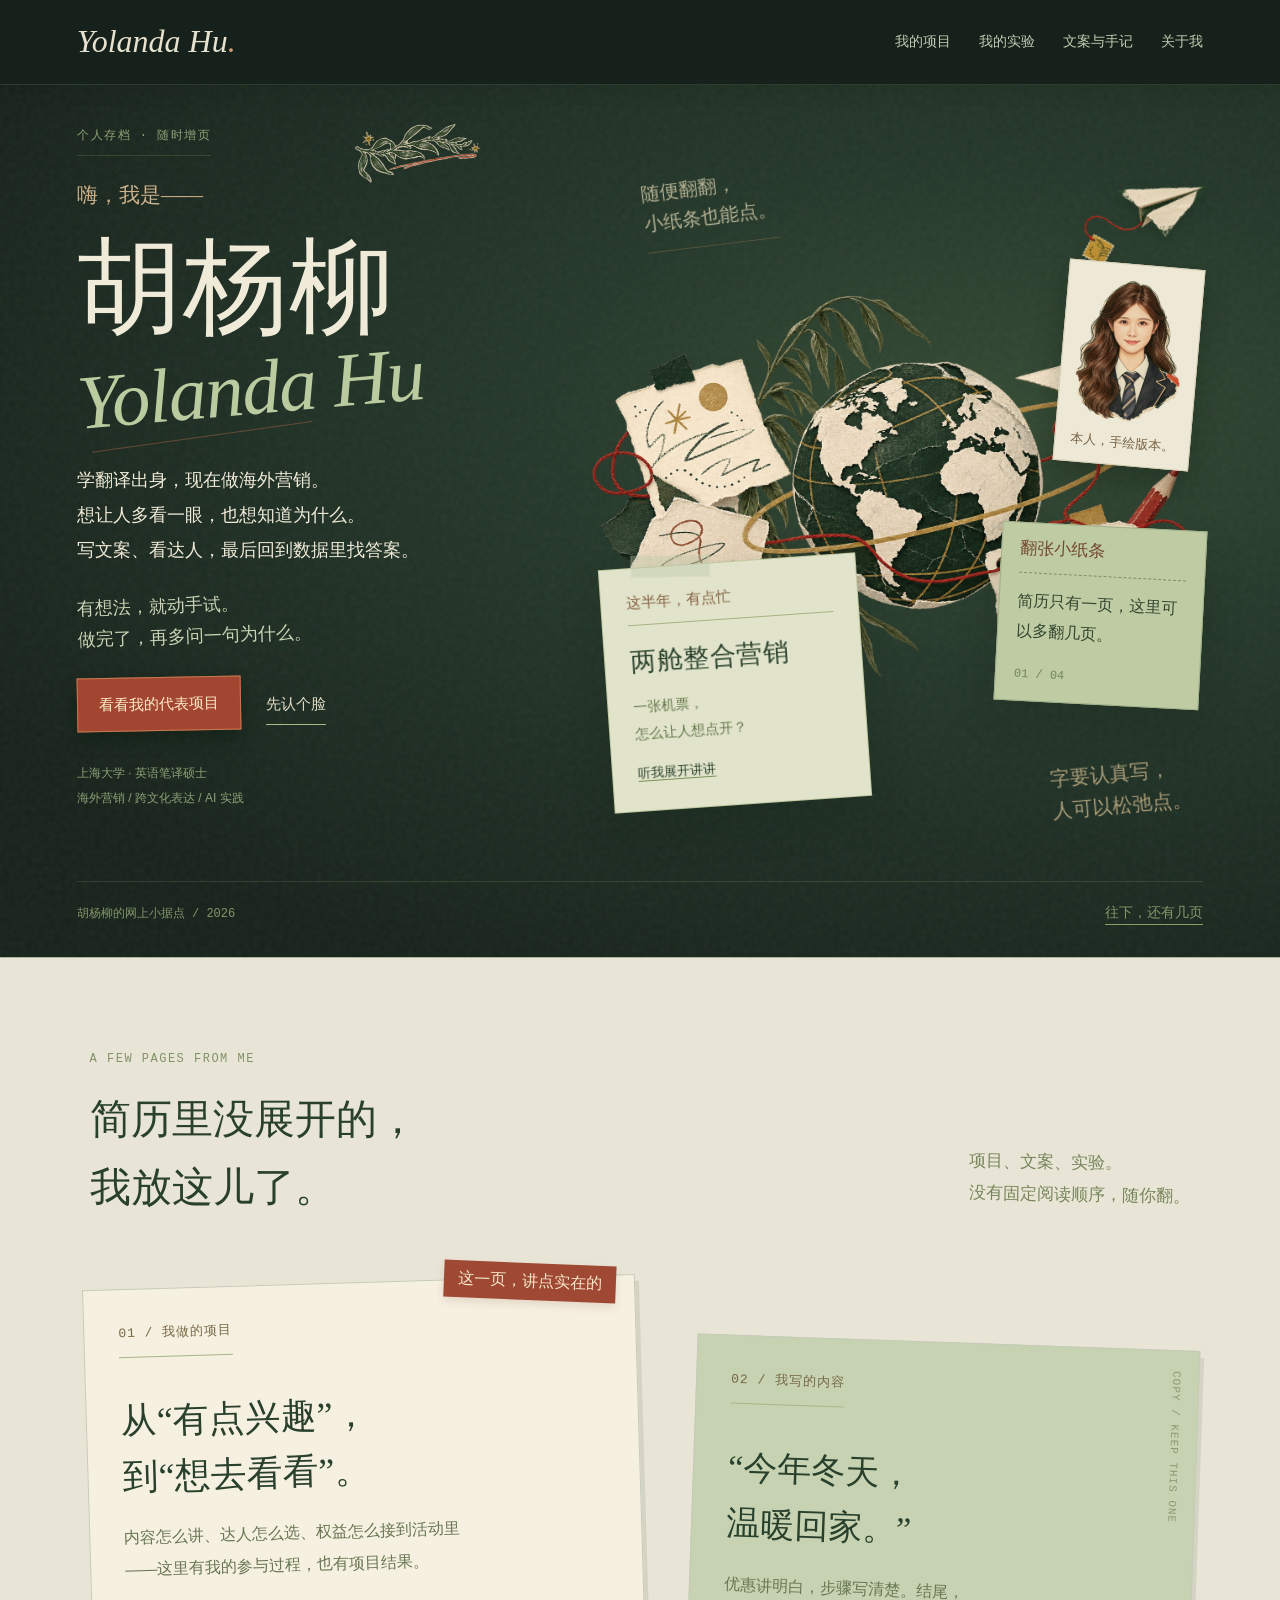
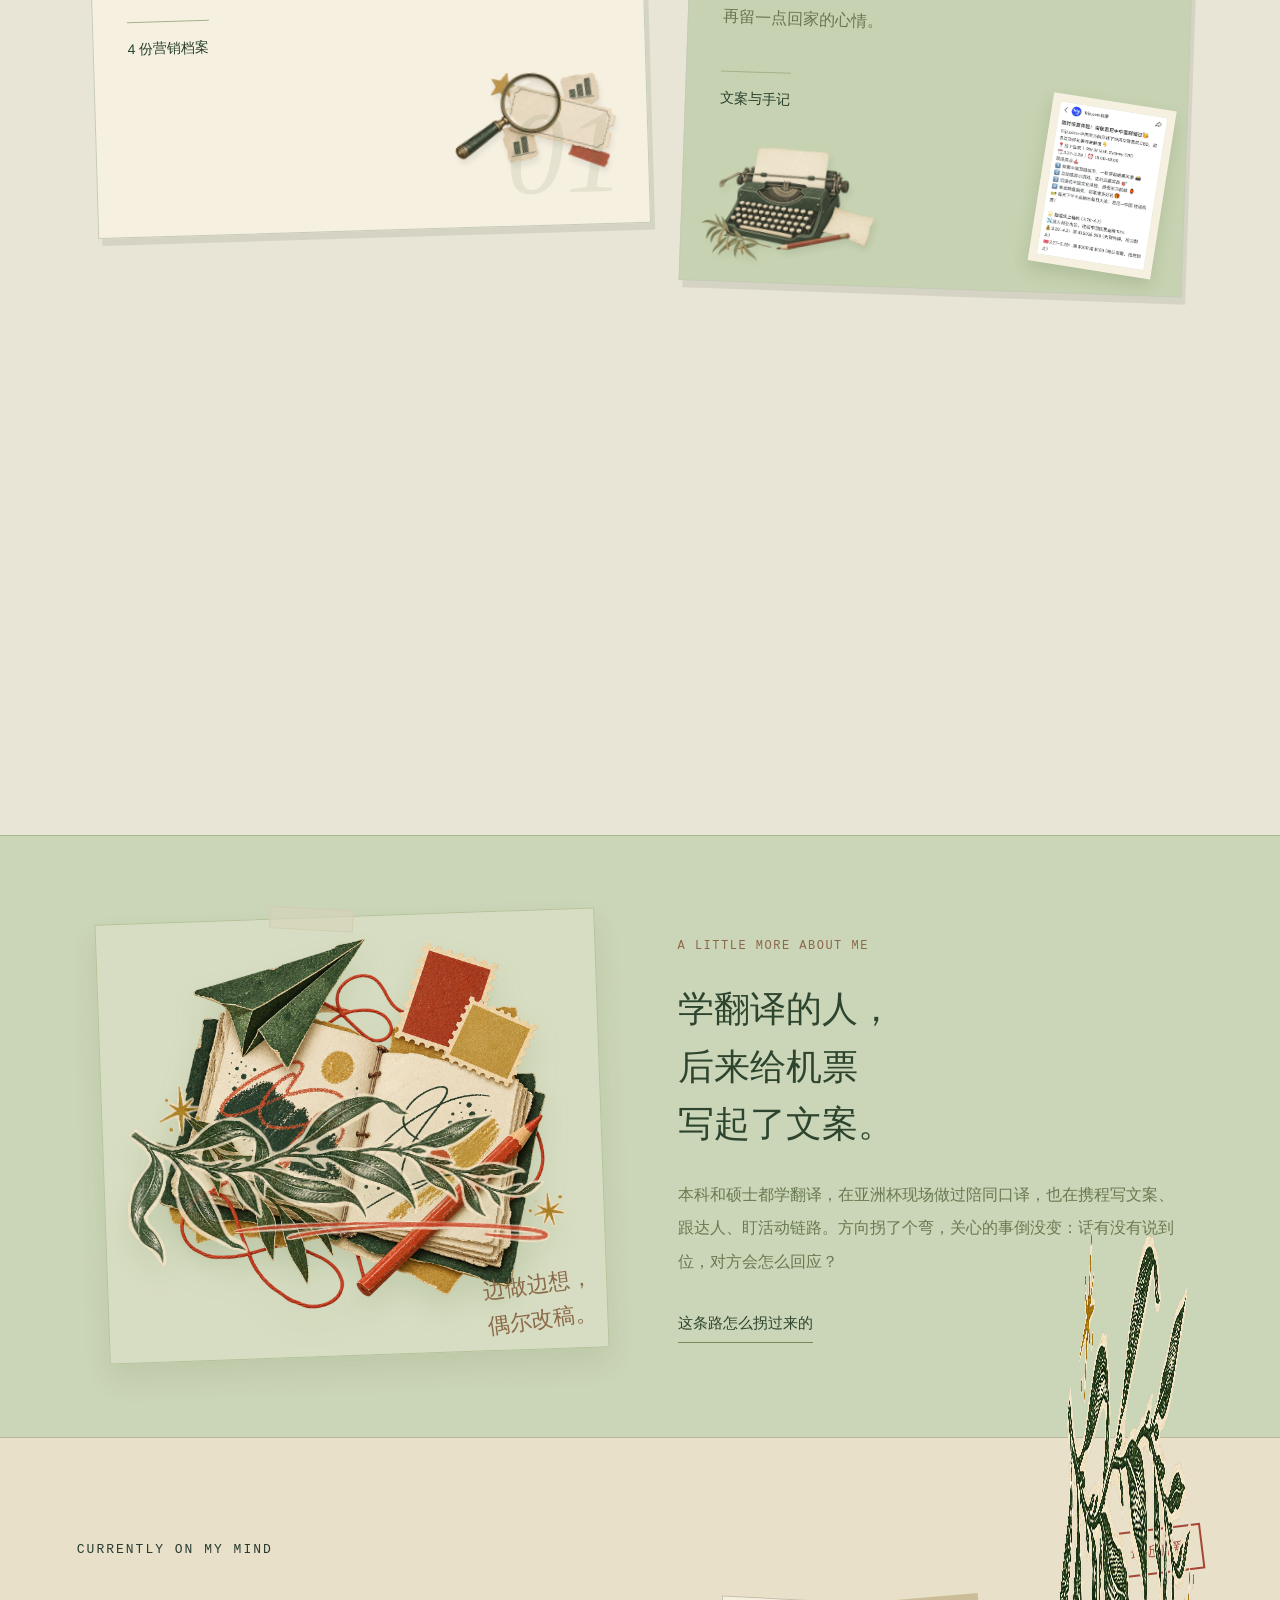
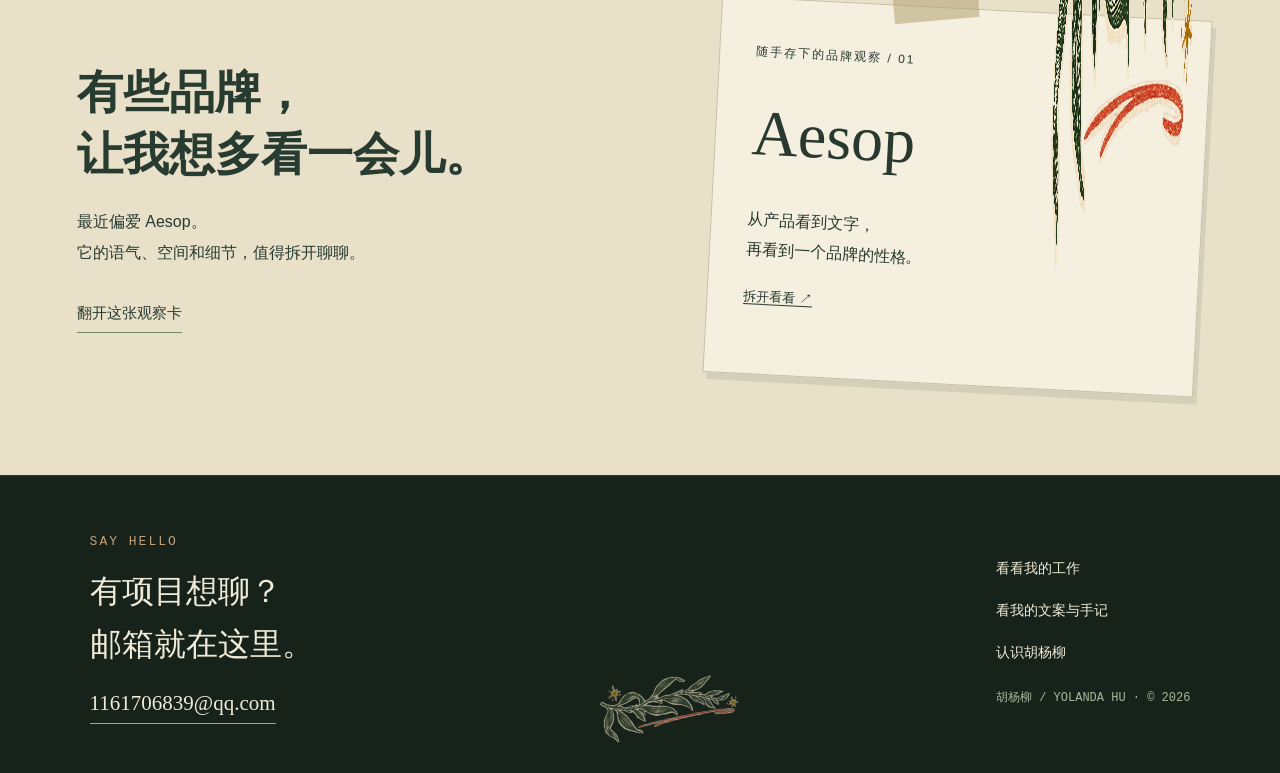
<file: marketing/index.html>
<!DOCTYPE html><html lang="zh-CN"><head>
<meta charset="UTF-8"><meta name="viewport" content="width=device-width,initial-scale=1">
<title>胡杨柳 Yolanda Hu · 个人网站</title>
<meta name="description" content="胡杨柳的营销作品集：海外营销、达人合作、跨文化内容与 AI 营销实践。">
<link rel="icon" href="data:image/svg+xml,%3Csvg xmlns='http://www.w3.org/2000/svg' viewBox='0 0 64 64'%3E%3Crect width='64' height='64' rx='12' fill='%2329392f'/%3E%3Ctext x='13' y='46' font-size='40' fill='%23f3efdf' font-family='serif'%3Ey%3C/text%3E%3C/svg%3E">
<link rel="stylesheet" href="style.css"><link rel="stylesheet" href="personal.css"><script src="app.js" defer></script><link rel="stylesheet" href="expressive.css"><link rel="stylesheet" href="atelier.css"><link rel="stylesheet" href="collection.css"><link rel="stylesheet" href="fieldnotes.css"><link rel="stylesheet" href="editorial.css"><noscript><style>[role="tabpanel"][hidden]{display:block!important}[role="tablist"]{display:none!important}.portrait-switch{display:none!important}</style></noscript></head><body class="personal-home"><div class="page-curtain" aria-hidden="true"></div><header><a href="index.html" class="wordmark" aria-label="回到首页">Yolanda Hu<span class="wordmark-dot">.</span></a><button class="menu-toggle" type="button" aria-expanded="false" aria-controls="site-menu"><span>目录</span><span class="menu-toggle-mark" aria-hidden="true">+</span></button><nav class="nav" id="site-menu" aria-label="主导航"><a href="work.html" data-nav="work">我的项目</a><a href="lab.html" data-nav="lab">我的实验</a><a href="notes.html" data-nav="notes">文案与手记</a><a href="about.html" data-nav="about">关于我</a></nav></header><a class="skip-link" href="#main">跳到正文</a><main id="main">
<section class="personal-hero" aria-labelledby="personal-name"><div class="personal-hero-inner"><div class="hello-copy"><img class="name-willow-accent" src="assets/accent-willow.png" alt="" width="1536" height="1024"><span class="hello-edition" aria-hidden="true">个人存档 · 随时增页</span><span class="tiny-note">嗨，我是——</span><h1 id="personal-name">胡杨柳<span>Yolanda Hu</span></h1><p class="personal-intro">学翻译出身，现在做海外营销。<br>想让人多看一眼，也想知道为什么。<br>写文案、看达人，最后回到数据里找答案。</p><p class="personal-voice">有想法，就动手试。<br>做完了，再多问一句为什么。</p><div class="personal-actions"><a href="case-1.html" class="personal-primary">看看我的代表项目</a><a href="about.html" class="personal-secondary">先认个脸</a></div><div class="personal-smallprint">上海大学 · 英语笔译硕士<br>海外营销 / 跨文化表达 / AI 实践</div></div>
<div class="personal-stage" aria-label="我的创意拼贴"><img class="stage-plane-accent" src="assets/accent-plane.png" alt="" width="1024" height="1024"><span class="stage-handwriting stage-note-top">随便翻翻，<br>小纸条也能点。</span><img class="globe-art" src="assets/personal-globe.png" alt="撕纸地球、飞机和红线组成的跨境创意拼贴插画" width="1536" height="1024" fetchpriority="high"><a class="mini-portrait" href="about.html" aria-label="认识胡杨柳"><img src="assets/portrait-sketch.png" alt="根据本人照片创作的胡杨柳手绘头像" width="1059" height="1485"><span>本人，手绘版本。</span></a><a class="stage-project-slip" href="case-1.html"><span>这半年，有点忙</span><strong>两舱整合营销</strong><p>一张机票，<br>怎么让人想点开？</p><span class="slip-action">听我展开讲讲</span></a><a class="stage-writing-tag" href="copy-europe.html">这句话，是我写的。</a><div class="little-note"><button type="button" id="note-button" aria-controls="note-message">翻张小纸条</button><p id="note-message" aria-live="polite">简历只有一页，这里可以多翻几页。</p><span class="note-counter" id="note-counter" aria-hidden="true">01 / 04</span></div><span class="stage-handwriting stage-note-bottom">字要认真写，<br>人可以松弛点。</span></div></div><div class="personal-hero-foot"><span>胡杨柳的网上小据点 / 2026</span><a href="#my-pages">往下，还有几页</a></div></section>

<section class="personal-pages" id="my-pages"><div class="personal-section-heading"><div><span class="eyebrow">A FEW PAGES FROM ME</span><h2>简历里没展开的，<br>我放这儿了。</h2></div><p>项目、文案、实验。<br>没有固定阅读顺序，随你翻。</p></div><div class="personal-page-grid"><a class="personal-page-card project-page-card" href="work.html"><span class="page-card-kicker">01 / 我做的项目</span><span class="card-margin-tag">这一页，讲点实在的</span><img class="project-card-illustration" src="assets/marketing-observer.png" alt="" width="1024" height="1024" loading="lazy"><h3>从“有点兴趣”，<br>到“想去看看”。</h3><p>内容怎么讲、达人怎么选、权益怎么接到活动里——这里有我的参与过程，也有项目结果。</p><span class="page-card-bottom">4 份营销档案</span><span class="page-card-number" aria-hidden="true">01</span></a><a class="personal-page-card writing-page-card" href="notes.html"><span class="page-card-kicker">02 / 我写的内容</span><span class="copy-scrap-title">COPY / KEEP THIS ONE</span><img class="writing-card-illustration" src="assets/writing-typewriter.png" alt="" width="1536" height="1024" loading="lazy"><img class="writing-proof-thumb" src="assets/trip-au-cn-copy.jpg" alt="悉尼活动中文宣传作品缩略图" width="1206" height="2156" loading="lazy"><h3>“今年冬天，<br>温暖回家。”</h3><p>优惠讲明白，步骤写清楚。结尾，再留一点回家的心情。</p><span class="page-card-bottom">文案与手记</span><span class="page-card-number" aria-hidden="true">02</span></a><a class="personal-page-card experiment-page-card" href="lab.html"><span class="page-card-kicker">03 / 我动手的实验</span><img class="experiment-card-art" src="assets/personal-notebook.png" alt="" width="1254" height="1254" loading="lazy"><h3>给 AI<br>找点活干。</h3><p>把达人筛选和权益诊断做成两个工作台。想法有了页面，也有了可以试的按钮。</p><span class="page-card-bottom">2 个自主 AI 项目</span><span class="page-card-number" aria-hidden="true">03</span></a></div></section>

<section class="personal-side-note"><div class="notebook-art-wrap"><img src="assets/personal-notebook.png" alt="手作纸张质感的笔记本、铅笔、纸飞机与柳枝插画" width="1024" height="1024" loading="lazy"><img class="notebook-willow-accent" src="assets/accent-willow.png" alt="" width="1536" height="1024"><span class="notebook-handwriting">边做边想，<br>偶尔改稿。</span></div><div class="side-note-copy"><span class="eyebrow">A LITTLE MORE ABOUT ME</span><h2>学翻译的人，<br>后来给机票<br>写起了文案。</h2><p>本科和硕士都学翻译，在亚洲杯现场做过陪同口译，也在携程写文案、跟达人、盯活动链路。方向拐了个弯，关心的事倒没变：话有没有说到位，对方会怎么回应？</p><a href="about.html" class="personal-note-link">这条路怎么拐过来的</a></div></section>
<section class="personal-observation" aria-labelledby="observation-title"><div class="observation-label"><span class="eyebrow">CURRENTLY ON MY MIND</span><span class="observation-stamp">最近偏爱</span></div><div class="observation-grid"><div><h2 id="observation-title">有些品牌，<br>让我想多看一会儿。</h2><p>最近偏爱 Aesop。<br>它的语气、空间和细节，值得拆开聊聊。</p><a class="personal-note-link" href="aesop.html">翻开这张观察卡</a></div><a class="brand-envelope" href="aesop.html"><span>随手存下的品牌观察 / 01</span><strong>Aesop</strong><p>从产品看到文字，<br>再看到一个品牌的性格。</p><span class="envelope-open">拆开看看 ↗</span><img src="assets/accent-willow.png" alt="" width="1774" height="887" loading="lazy"></a></div></section></main><footer class="contact"><img class="footer-willow" src="assets/accent-willow.png" alt="" width="1774" height="887" loading="lazy"><div><div class="eyebrow">SAY HELLO</div><h2>有项目想聊？<br>邮箱就在这里。</h2><a class="email" href="mailto:1161706839@qq.com">1161706839@qq.com</a></div><div class="footer-nav"><a href="work.html">看看我的工作</a><a href="notes.html">看我的文案与手记</a><a href="about.html">认识胡杨柳</a><p>胡杨柳 / YOLANDA HU · © 2026</p></div></footer><a class="back-to-top" href="#main" aria-label="回到页面顶部">回到页首</a></body></html>
</file>
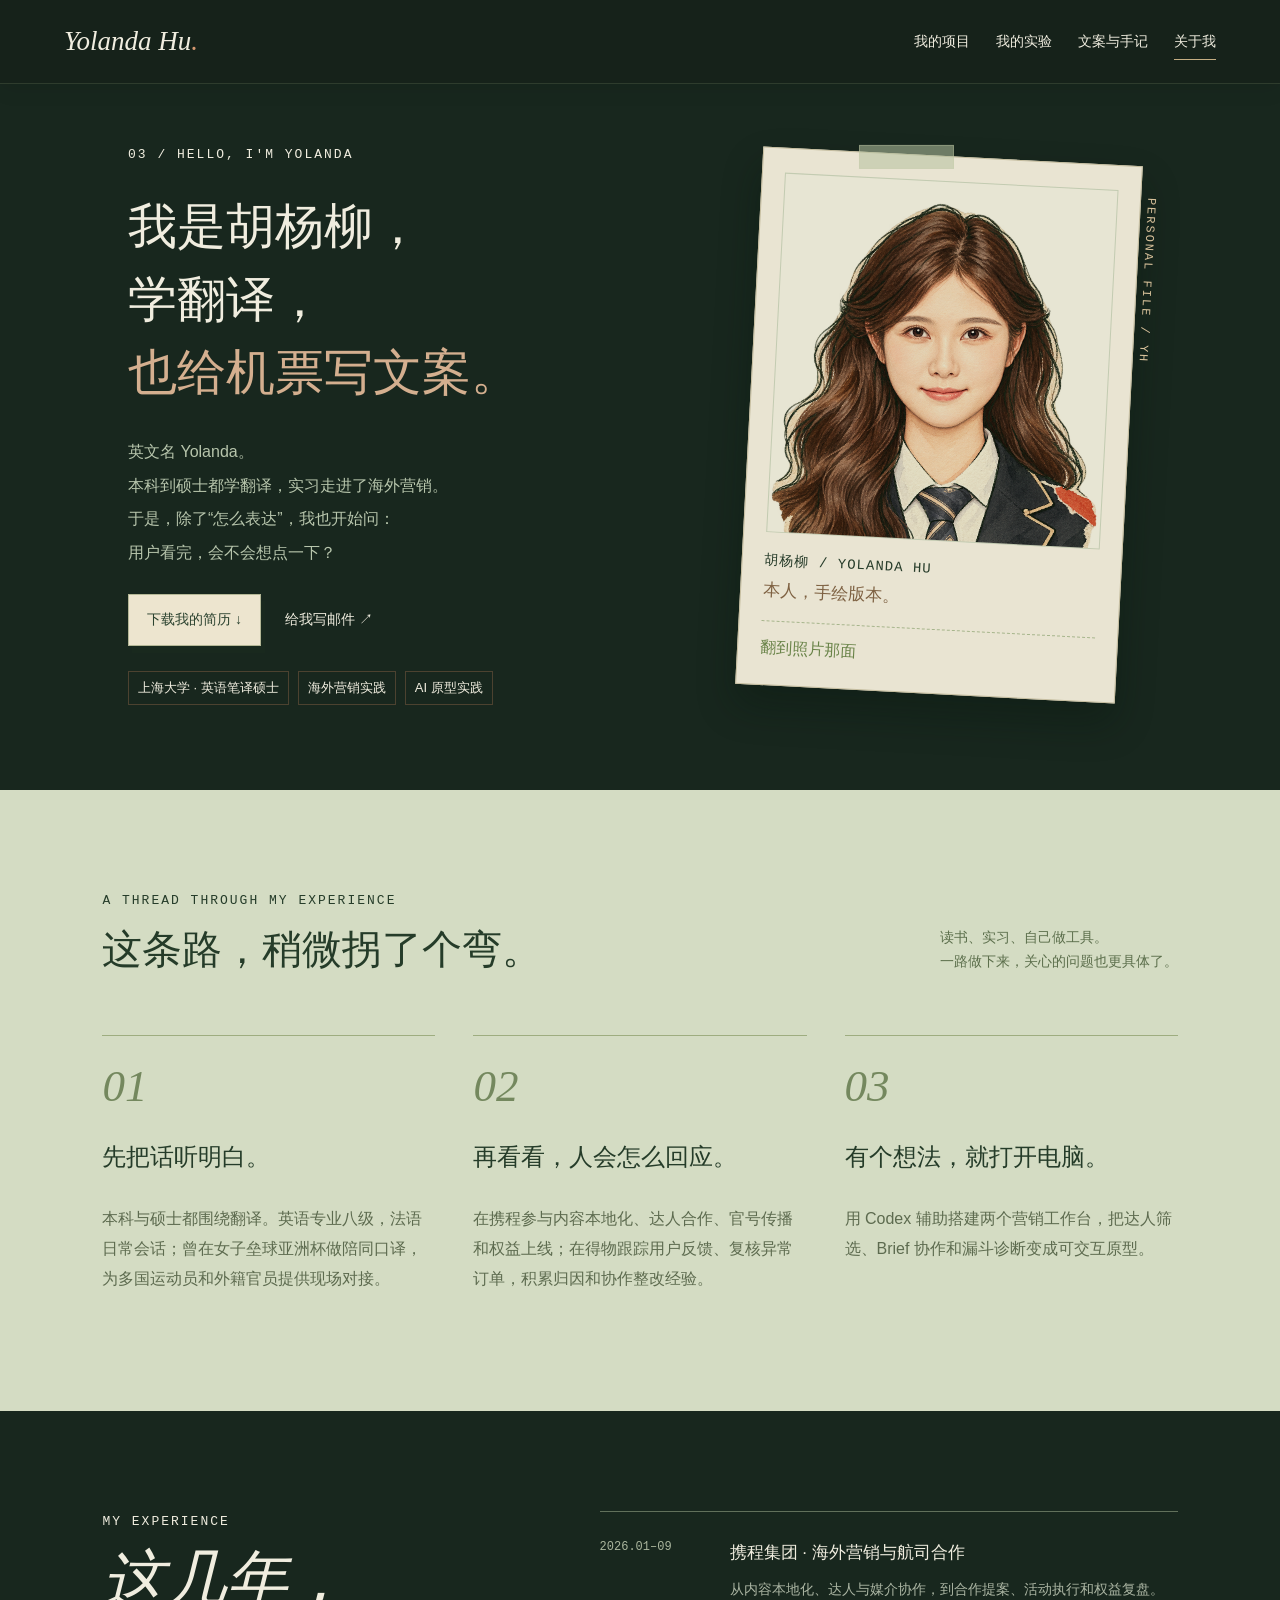
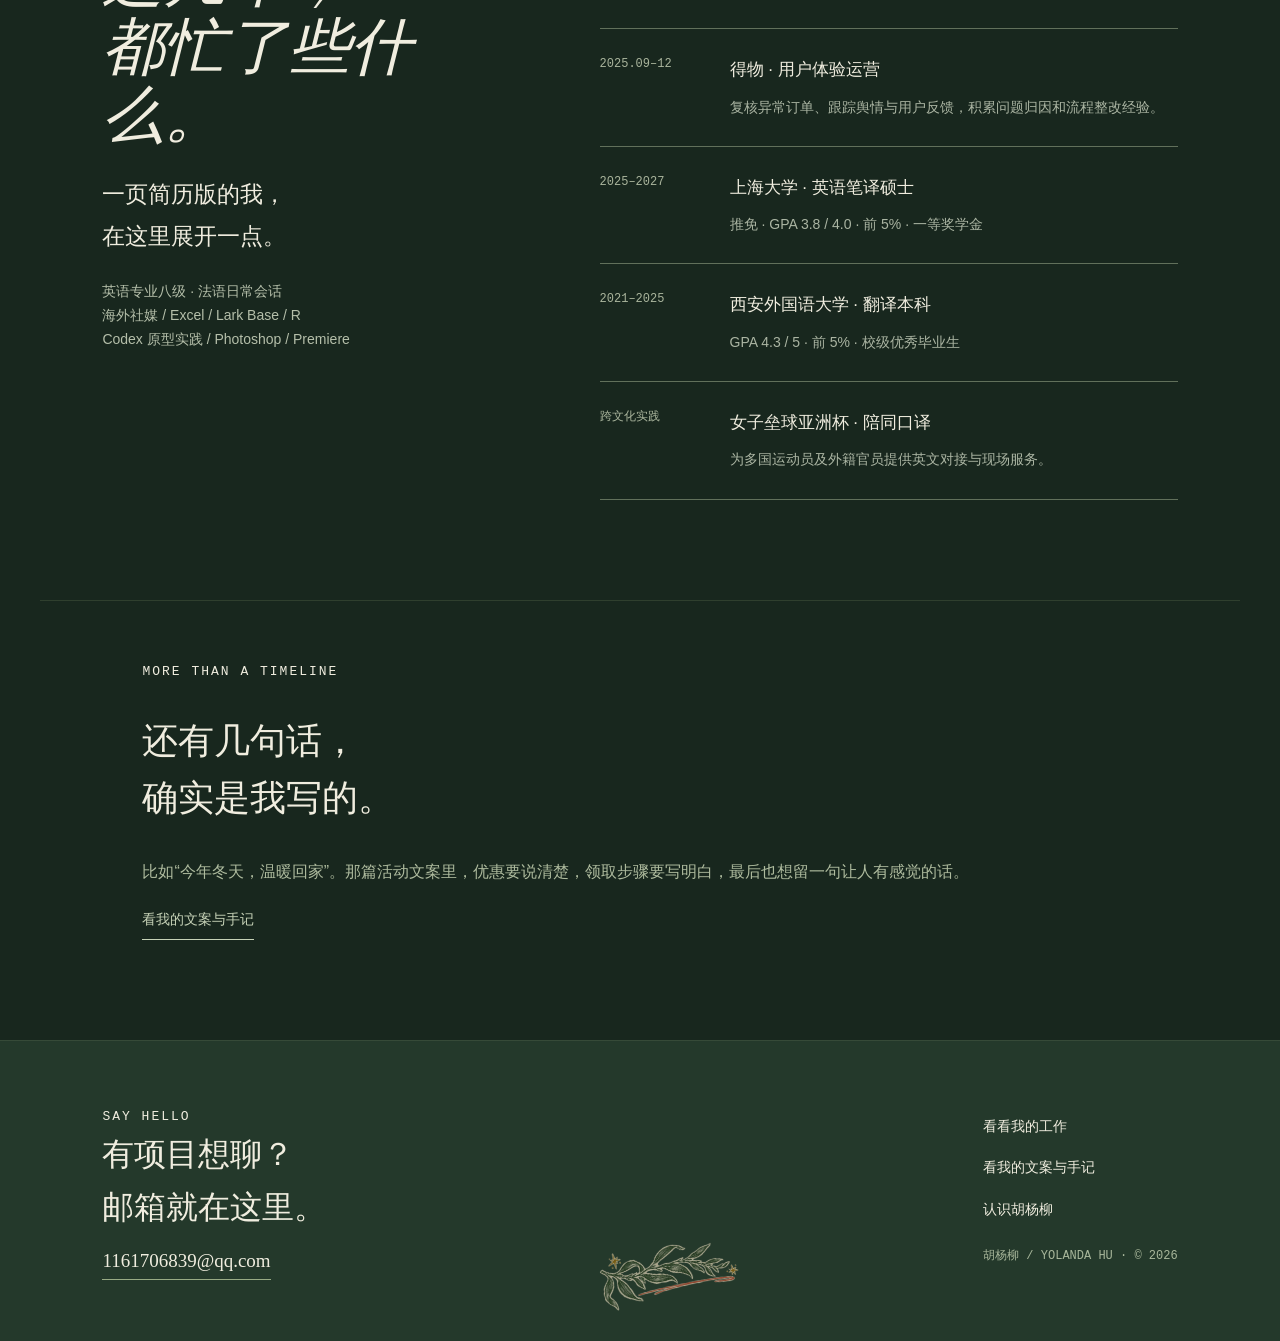
<file: marketing/about.html>
<!DOCTYPE html><html lang="zh-CN"><head>
<meta charset="UTF-8"><meta name="viewport" content="width=device-width,initial-scale=1">
<title>关于胡杨柳 · 胡杨柳</title>
<meta name="description" content="胡杨柳的营销作品集：海外营销、达人合作、跨文化内容与 AI 营销实践。">
<link rel="icon" href="data:image/svg+xml,%3Csvg xmlns='http://www.w3.org/2000/svg' viewBox='0 0 64 64'%3E%3Crect width='64' height='64' rx='12' fill='%2329392f'/%3E%3Ctext x='13' y='46' font-size='40' fill='%23f3efdf' font-family='serif'%3Ey%3C/text%3E%3C/svg%3E">
<link rel="stylesheet" href="style.css"><script src="app.js" defer></script><link rel="stylesheet" href="expressive.css"><link rel="stylesheet" href="atelier.css"><link rel="stylesheet" href="collection.css"><link rel="stylesheet" href="editorial.css"><noscript><style>[role="tabpanel"][hidden]{display:block!important}[role="tablist"]{display:none!important}.portrait-switch{display:none!important}</style></noscript></head><body class="inner-page"><div class="page-curtain" aria-hidden="true"></div><header><a href="index.html" class="wordmark" aria-label="回到首页">Yolanda Hu<span class="wordmark-dot">.</span></a><button class="menu-toggle" type="button" aria-expanded="false" aria-controls="site-menu"><span>目录</span><span class="menu-toggle-mark" aria-hidden="true">+</span></button><nav class="nav" id="site-menu" aria-label="主导航"><a href="work.html" data-nav="work">我的项目</a><a href="lab.html" data-nav="lab">我的实验</a><a href="notes.html" data-nav="notes">文案与手记</a><a href="about.html" data-nav="about" aria-current="page">关于我</a></nav></header><a class="skip-link" href="#main">跳到正文</a><main id="main"><section class="about-cover"><div class="about-copy"><div class="eyebrow">03 / HELLO, I'M YOLANDA</div><h1>我是胡杨柳，<br>学翻译，<br><em>也给机票写文案。</em></h1><p>英文名 Yolanda。<br>本科到硕士都学翻译，实习走进了海外营销。<br>于是，除了“怎么表达”，我也开始问：<br>用户看完，会不会想点一下？</p><div class="about-actions"><a class="resume-download" href="assets/yolanda-resume.pdf" download="胡杨柳-出海市场营销.pdf">下载我的简历 ↓</a><a href="mailto:1161706839@qq.com">给我写邮件 ↗</a></div><div class="about-tags"><span>上海大学 · 英语笔译硕士</span><span>海外营销实践</span><span>AI 原型实践</span></div></div><figure class="portrait-card portrait-switch-card"><div class="portrait-frame"><img class="portrait-drawing" id="portrait-drawing" src="assets/portrait-sketch.png" alt="依据胡杨柳本人照片创作的手绘头像" width="1059" height="1485"><img class="portrait-photo" id="portrait-photo" src="assets/IM29.jpg" alt="胡杨柳本人原始照片" width="371" height="520" hidden></div><figcaption><span>胡杨柳 / YOLANDA HU</span><span id="portrait-caption">本人，手绘版本。</span></figcaption><button class="portrait-switch" type="button" id="portrait-switch" aria-controls="portrait-drawing portrait-photo" aria-pressed="false">翻到照片那面</button><span class="portrait-archive-label" aria-hidden="true">PERSONAL FILE / YH</span></figure><span class="about-side-label" aria-hidden="true">WORDS / PEOPLE / POSSIBILITIES</span></section>
<section class="section personal-thread"><div class="section-title"><div><div class="eyebrow">A THREAD THROUGH MY EXPERIENCE</div><h2>这条路，稍微拐了个弯。</h2></div><p>读书、实习、自己做工具。<br>一路做下来，关心的问题也更具体了。</p></div><div class="thread-grid"><article><span class="thread-num">01</span><h3>先把话听明白。</h3><p>本科与硕士都围绕翻译。英语专业八级，法语日常会话；曾在女子垒球亚洲杯做陪同口译，为多国运动员和外籍官员提供现场对接。</p></article><article><span class="thread-num">02</span><h3>再看看，人会怎么回应。</h3><p>在携程参与内容本地化、达人合作、官号传播和权益上线；在得物跟踪用户反馈、复核异常订单，积累归因和协作整改经验。</p></article><article><span class="thread-num">03</span><h3>有个想法，就打开电脑。</h3><p>用 Codex 辅助搭建两个营销工作台，把达人筛选、Brief 协作和漏斗诊断变成可交互原型。</p></article></div></section>
<section class="section about" id="experience"><div class=""><div class="eyebrow">MY EXPERIENCE</div><h2>这几年，<br>都忙了些什么。</h2><p class="quote">一页简历版的我，<br>在这里展开一点。</p><p style="color:#b5bfaa;font-size:14px">英语专业八级 · 法语日常会话<br>海外社媒 / Excel / Lark Base / R<br>Codex 原型实践 / Photoshop / Premiere</p></div><div class="timeline "><article><time>2026.01–09</time><div><h3>携程集团 · 海外营销与航司合作</h3><p>从内容本地化、达人与媒介协作，到合作提案、活动执行和权益复盘。</p></div></article><article><time>2025.09–12</time><div><h3>得物 · 用户体验运营</h3><p>复核异常订单、跟踪舆情与用户反馈，积累问题归因和流程整改经验。</p></div></article><article><time>2025–2027</time><div><h3>上海大学 · 英语笔译硕士</h3><p>推免 · GPA 3.8 / 4.0 · 前 5% · 一等奖学金</p></div></article><article><time>2021–2025</time><div><h3>西安外国语大学 · 翻译本科</h3><p>GPA 4.3 / 5 · 前 5% · 校级优秀毕业生</p></div></article><article><time>跨文化实践</time><div><h3>女子垒球亚洲杯 · 陪同口译</h3><p>为多国运动员及外籍官员提供英文对接与现场服务。</p></div></article></div></section><section class="section about-note"><span class="eyebrow">MORE THAN A TIMELINE</span><h2>还有几句话，<br>确实是我写的。</h2><p>比如“今年冬天，温暖回家”。那篇活动文案里，优惠要说清楚，领取步骤要写明白，最后也想留一句让人有感觉的话。</p><a class="text-link" href="notes.html">看我的文案与手记</a></section></main><footer class="contact"><img class="footer-willow" src="assets/accent-willow.png" alt="" width="1774" height="887" loading="lazy"><div><div class="eyebrow">SAY HELLO</div><h2>有项目想聊？<br>邮箱就在这里。</h2><a class="email" href="mailto:1161706839@qq.com">1161706839@qq.com</a></div><div class="footer-nav"><a href="work.html">看看我的工作</a><a href="notes.html">看我的文案与手记</a><a href="about.html">认识胡杨柳</a><p>胡杨柳 / YOLANDA HU · © 2026</p></div></footer><a class="back-to-top" href="#main" aria-label="回到页面顶部">回到页首</a></body></html>
</file>
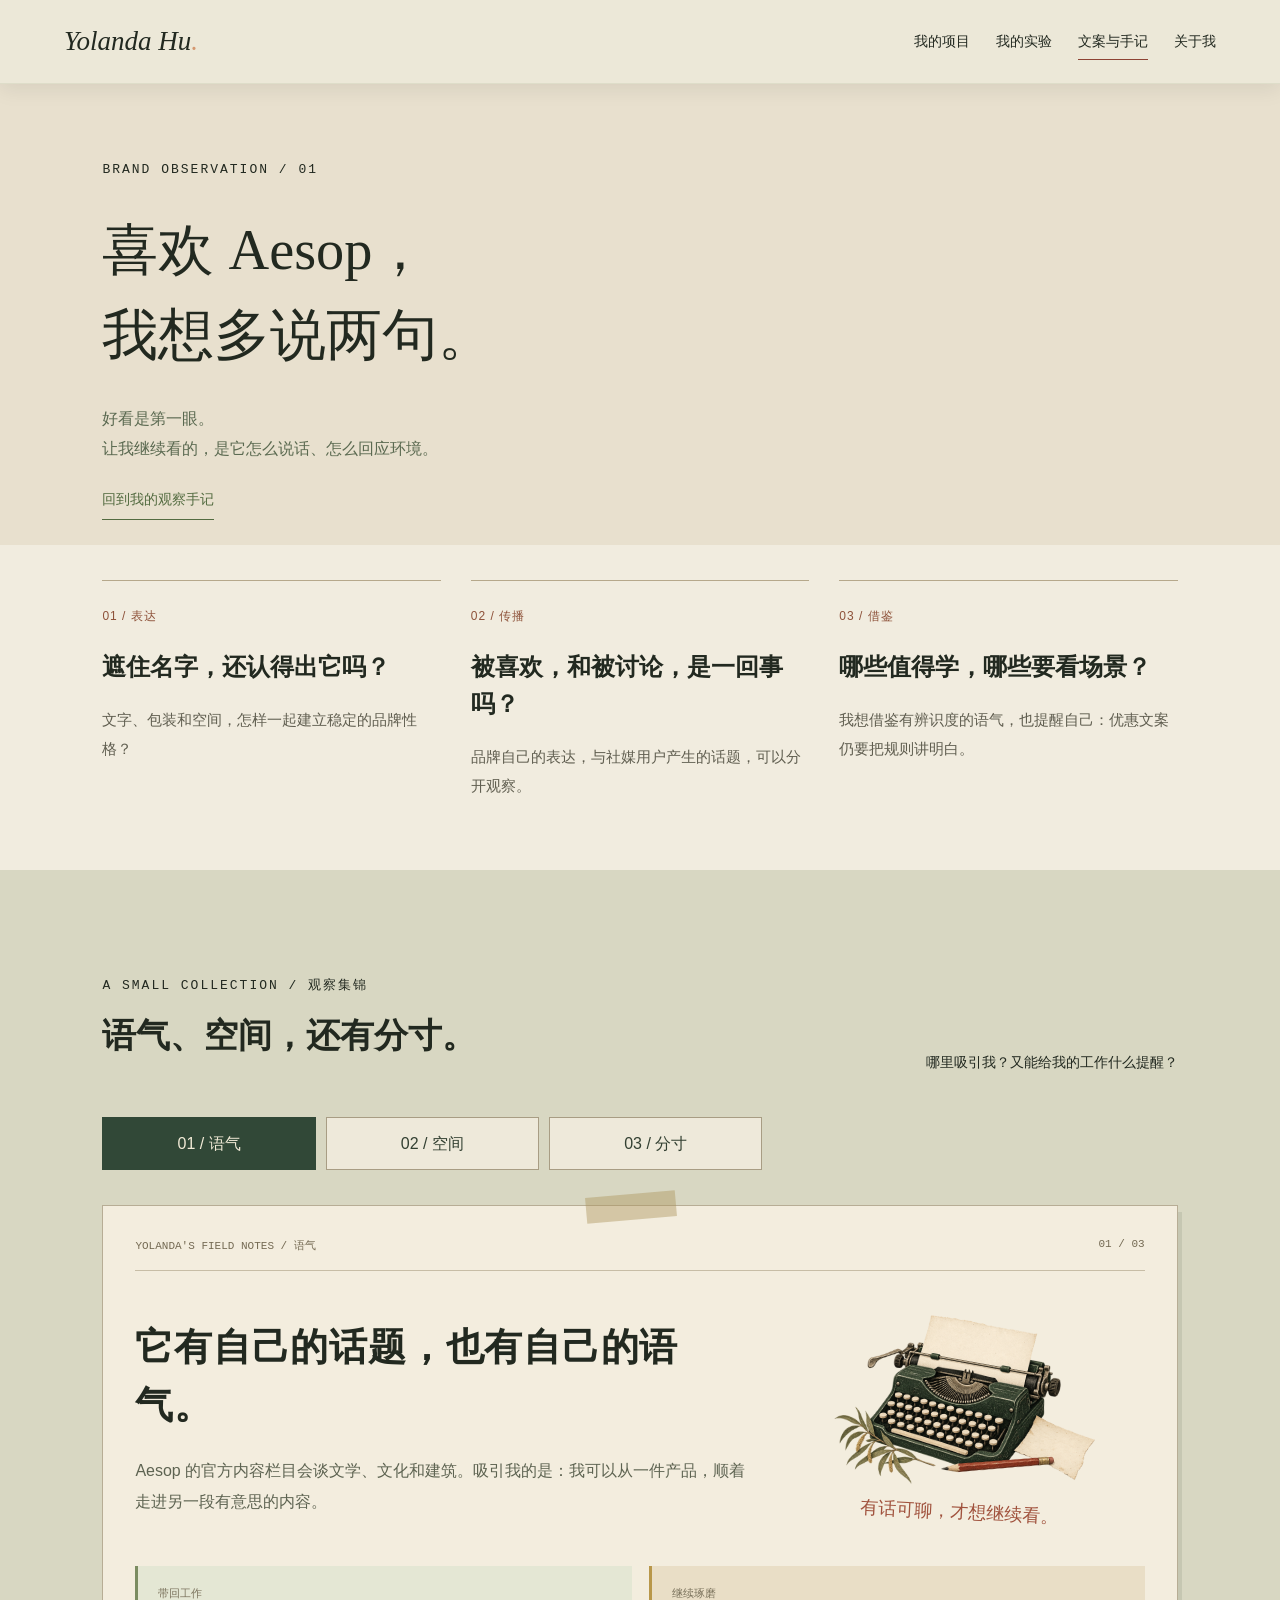
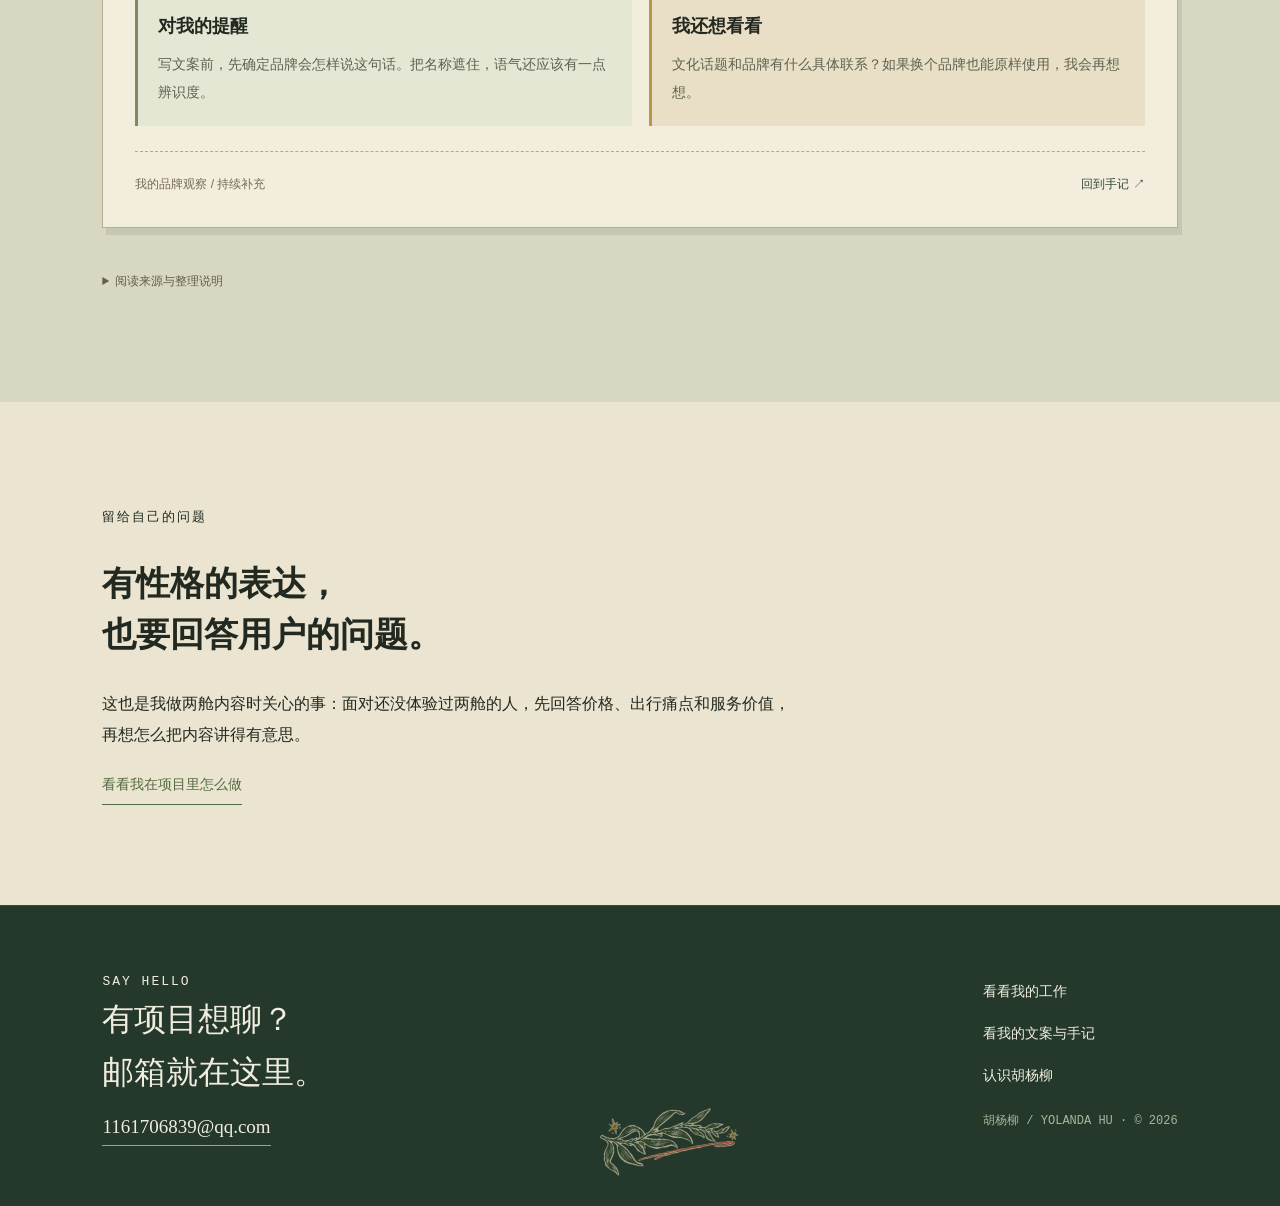
<file: marketing/aesop.html>
<!DOCTYPE html><html lang="zh-CN"><head>
<meta charset="UTF-8"><meta name="viewport" content="width=device-width,initial-scale=1">
<title>Aesop 品牌观察 · 胡杨柳</title>
<meta name="description" content="胡杨柳的营销作品集：海外营销、达人合作、跨文化内容与 AI 营销实践。">
<link rel="icon" href="data:image/svg+xml,%3Csvg xmlns='http://www.w3.org/2000/svg' viewBox='0 0 64 64'%3E%3Crect width='64' height='64' rx='12' fill='%2329392f'/%3E%3Ctext x='13' y='46' font-size='40' fill='%23f3efdf' font-family='serif'%3Ey%3C/text%3E%3C/svg%3E">
<link rel="stylesheet" href="style.css"><script src="app.js" defer></script><link rel="stylesheet" href="expressive.css"><link rel="stylesheet" href="atelier.css"><link rel="stylesheet" href="collection.css"><link rel="stylesheet" href="fieldnotes.css"><link rel="stylesheet" href="editorial.css"><noscript><style>[role="tabpanel"][hidden]{display:block!important}[role="tablist"]{display:none!important}.portrait-switch{display:none!important}</style></noscript></head><body class="inner-page light-page notes-page"><div class="page-curtain" aria-hidden="true"></div><header><a href="index.html" class="wordmark" aria-label="回到首页">Yolanda Hu<span class="wordmark-dot">.</span></a><button class="menu-toggle" type="button" aria-expanded="false" aria-controls="site-menu"><span>目录</span><span class="menu-toggle-mark" aria-hidden="true">+</span></button><nav class="nav" id="site-menu" aria-label="主导航"><a href="work.html" data-nav="work">我的项目</a><a href="lab.html" data-nav="lab">我的实验</a><a href="notes.html" data-nav="notes" aria-current="page">文案与手记</a><a href="about.html" data-nav="about">关于我</a></nav></header><a class="skip-link" href="#main">跳到正文</a><main id="main"><section class="page-heading reference-heading"><div class="eyebrow">BRAND OBSERVATION / 01</div><h1>喜欢 Aesop，<br>我想多说两句。</h1><p>好看是第一眼。<br>让我继续看的，是它怎么说话、怎么回应环境。</p><a class="text-link" href="notes.html#aesop-note">回到我的观察手记</a></section><section class="section reference-context observation-questions"><span class="eyebrow">我带着这三个问题看</span><div class="question-triptych"><article><span>01 / 表达</span><h2>遮住名字，还认得出它吗？</h2><p>文字、包装和空间，怎样一起建立稳定的品牌性格？</p></article><article><span>02 / 传播</span><h2>被喜欢，和被讨论，是一回事吗？</h2><p>品牌自己的表达，与社媒用户产生的话题，可以分开观察。</p></article><article><span>03 / 借鉴</span><h2>哪些值得学，哪些要看场景？</h2><p>我想借鉴有辨识度的语气，也提醒自己：优惠文案仍要把规则讲明白。</p></article></div></section><section class="section reference-archive compilation" aria-labelledby="archive-title"><div class="archive-heading"><div><span class="eyebrow">A SMALL COLLECTION / 观察集锦</span><h2 id="archive-title">语气、空间，还有分寸。</h2></div><p>哪里吸引我？又能给我的工作什么提醒？</p></div><div class="reference-tabs" role="tablist" aria-label="我喜欢 Aesop 的三个细节"><button id="reference-tab-1" role="tab" aria-selected="true" aria-controls="reference-panel-1" tabindex="0">01 / 语气</button><button id="reference-tab-2" role="tab" aria-selected="false" aria-controls="reference-panel-2" tabindex="-1">02 / 空间</button><button id="reference-tab-3" role="tab" aria-selected="false" aria-controls="reference-panel-3" tabindex="-1">03 / 分寸</button></div><div id="reference-panel-1" role="tabpanel" aria-labelledby="reference-tab-1" ><article class="collection-paper"><div class="collection-paper-top"><span>YOLANDA'S FIELD NOTES / 语气</span><span>01 / 03</span></div><div class="collection-paper-main"><div><h3>它有自己的话题，也有自己的语气。</h3><p>Aesop 的官方内容栏目会谈文学、文化和建筑。吸引我的是：我可以从一件产品，顺着走进另一段有意思的内容。</p></div><aside class="collection-margin"><img src="assets/writing-typewriter.png" alt="" width="1536" height="1024" loading="lazy"><span>有话可聊，才想继续看。</span></aside></div><div class="collection-mini-grid"><section><span class="card-takeaway-label">带回工作</span><h4>对我的提醒</h4><p>写文案前，先确定品牌会怎样说这句话。把名称遮住，语气还应该有一点辨识度。</p></section><section><span class="card-takeaway-label">继续琢磨</span><h4>我还想看看</h4><p>文化话题和品牌有什么具体联系？如果换个品牌也能原样使用，我会再想想。</p></section></div><div class="observation-card-foot"><span>我的品牌观察 / 持续补充</span><a href="notes.html#aesop-note">回到手记 ↗</a></div></article></div><div id="reference-panel-2" role="tabpanel" aria-labelledby="reference-tab-2" hidden><article class="collection-paper"><div class="collection-paper-top"><span>YOLANDA'S FIELD NOTES / 空间</span><span>02 / 03</span></div><div class="collection-paper-main"><div><h3>门店也会说话，只是不用句号。</h3><p>它的官方设计理念强调回应当地环境与已有空间。这让我想到跨文化表达：保持自己的性格，也认真看看对面的人。</p></div><aside class="collection-margin"><img src="assets/marketing-observer.png" alt="" width="1536" height="1024" loading="lazy"><span>在不同的地方，说对当地的话。</span></aside></div><div class="collection-mini-grid"><section><span class="card-takeaway-label">带回工作</span><h4>对我的提醒</h4><p>海外营销不能只替换语言。场景、习惯和读者关心的问题，也要一起考虑。</p></section><section><span class="card-takeaway-label">继续琢磨</span><h4>我还想看看</h4><p>如果没有门店体验，单靠屏幕上的内容，哪些细节还能传递这种性格？</p></section></div><div class="observation-card-foot"><span>我的品牌观察 / 持续补充</span><a href="notes.html#aesop-note">回到手记 ↗</a></div></article></div><div id="reference-panel-3" role="tabpanel" aria-labelledby="reference-tab-3" hidden><article class="collection-paper"><div class="collection-paper-top"><span>YOLANDA'S FIELD NOTES / 分寸</span><span>03 / 03</span></div><div class="collection-paper-main"><div><h3>有气质，也得把事情说清楚。</h3><p>我喜欢有内容、有分寸的表达。但写机票活动时，读者最先需要的可能是优惠多少、怎么用、什么时候截止。喜欢它的表达，也要考虑眼前的任务。</p></div><aside class="collection-margin"><img src="assets/writing-typewriter.png" alt="" width="1536" height="1024" loading="lazy"><span>语气加分，信息先到位。</span></aside></div><div class="collection-mini-grid"><section><span class="card-takeaway-label">带回工作</span><h4>对我的提醒</h4><p>优惠和步骤清楚地写，结尾再留一点情绪。像我写欧洲活动时，先讲权益，再落到“温暖回家”。</p></section><section><span class="card-takeaway-label">继续琢磨</span><h4>带回我的项目</h4><p>两舱内容也从用户的问题出发：买得起吗、需要吗、这笔钱花在哪？</p></section></div><div class="observation-card-foot"><span>我的品牌观察 / 持续补充</span><a href="copy-europe.html">看看我写的活动文案 ↗</a></div></article></div><details class="collection-sources"><summary>阅读来源与整理说明</summary><p>阅读线索参考 Portia. 品牌营销分析（小红书号 420124409）；文字由本站重新整理，喜欢的理由为根据个人偏好拟写的观察。事实参考 <a href="https://www.aesop.com/the-athenaeum.html?geo=false" target="_blank" rel="noopener noreferrer">Aesop 官方内容栏目</a>与<a href="https://www.aesop.com/philosophy-on-design.html" target="_blank" rel="noopener noreferrer">官方设计理念</a>。</p></details></section><section class="section observation-return"><span class="eyebrow">留给自己的问题</span><h2>有性格的表达，<br>也要回答用户的问题。</h2><p>这也是我做两舱内容时关心的事：面对还没体验过两舱的人，先回答价格、出行痛点和服务价值，再想怎么把内容讲得有意思。</p><a class="text-link" href="case-1.html#content-strategy">看看我在项目里怎么做</a></section></main><footer class="contact"><img class="footer-willow" src="assets/accent-willow.png" alt="" width="1774" height="887" loading="lazy"><div><div class="eyebrow">SAY HELLO</div><h2>有项目想聊？<br>邮箱就在这里。</h2><a class="email" href="mailto:1161706839@qq.com">1161706839@qq.com</a></div><div class="footer-nav"><a href="work.html">看看我的工作</a><a href="notes.html">看我的文案与手记</a><a href="about.html">认识胡杨柳</a><p>胡杨柳 / YOLANDA HU · © 2026</p></div></footer><a class="back-to-top" href="#main" aria-label="回到页面顶部">回到页首</a></body></html>
</file>
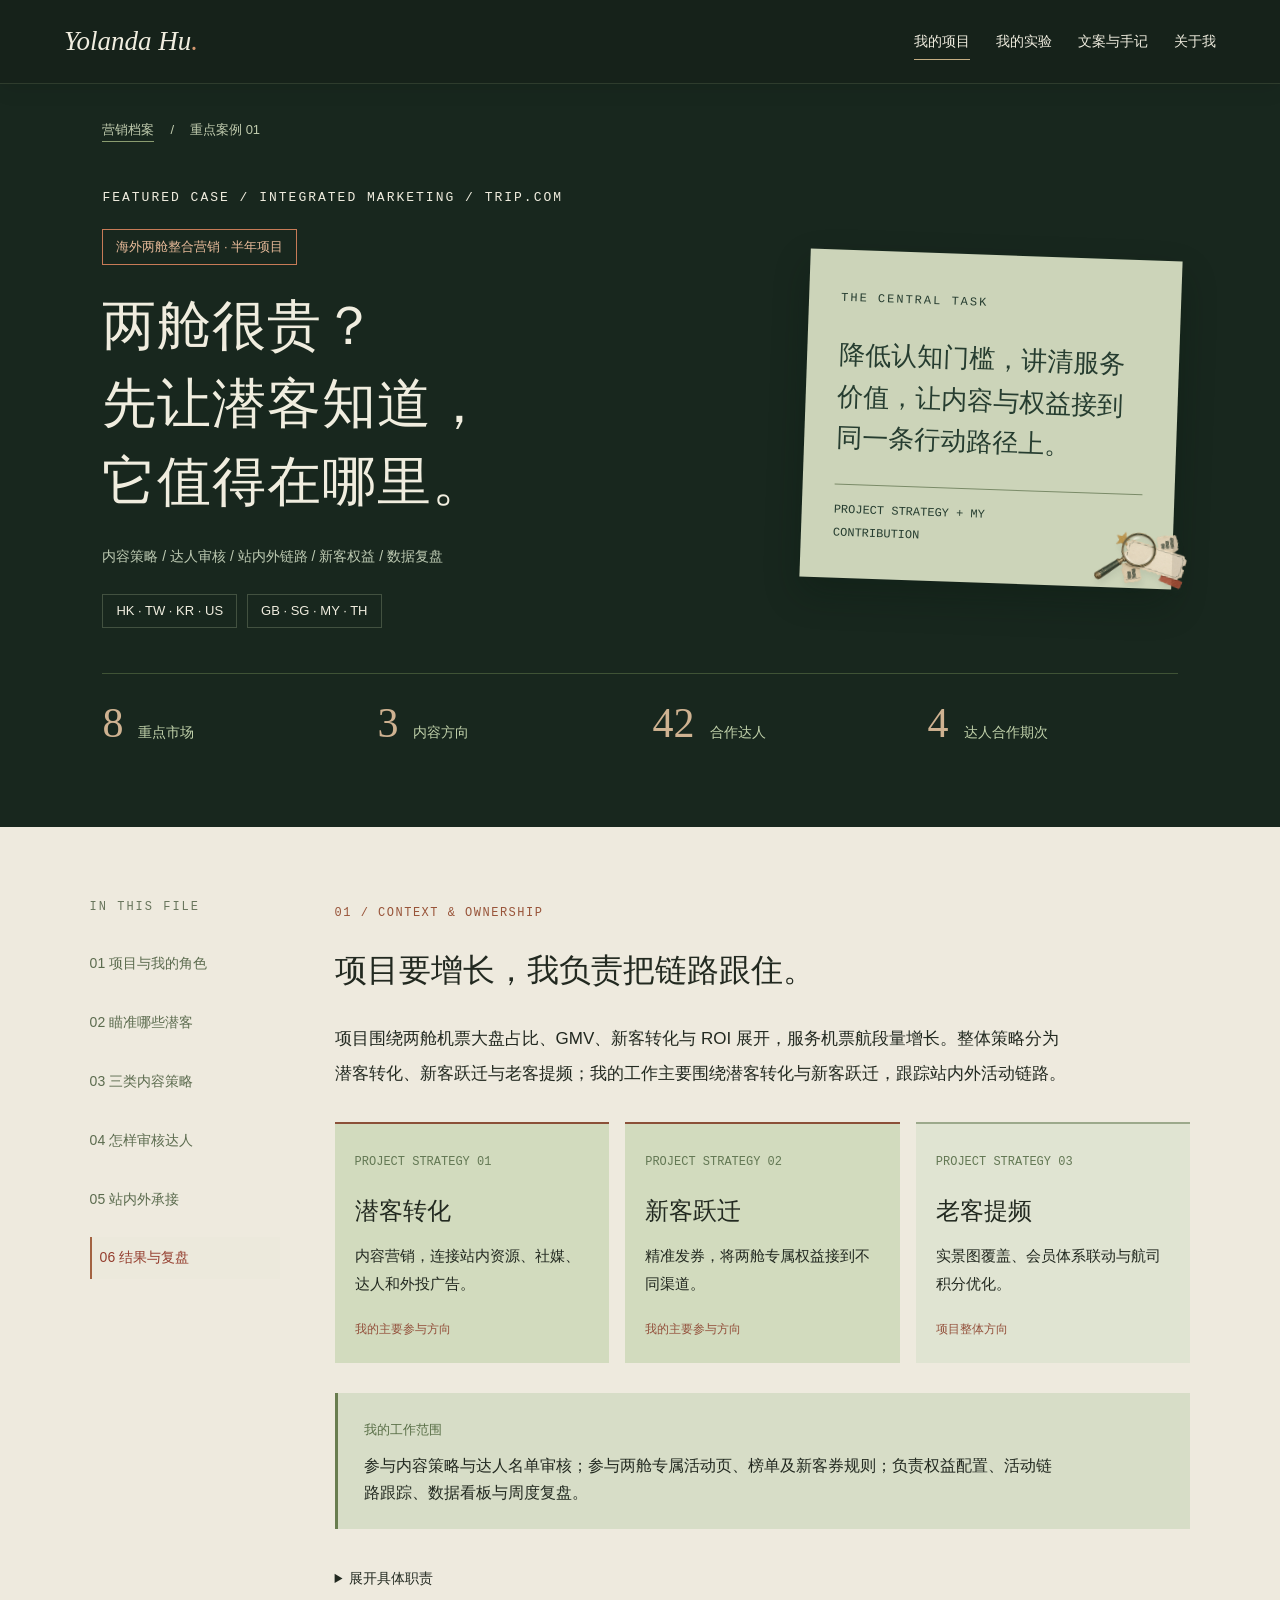
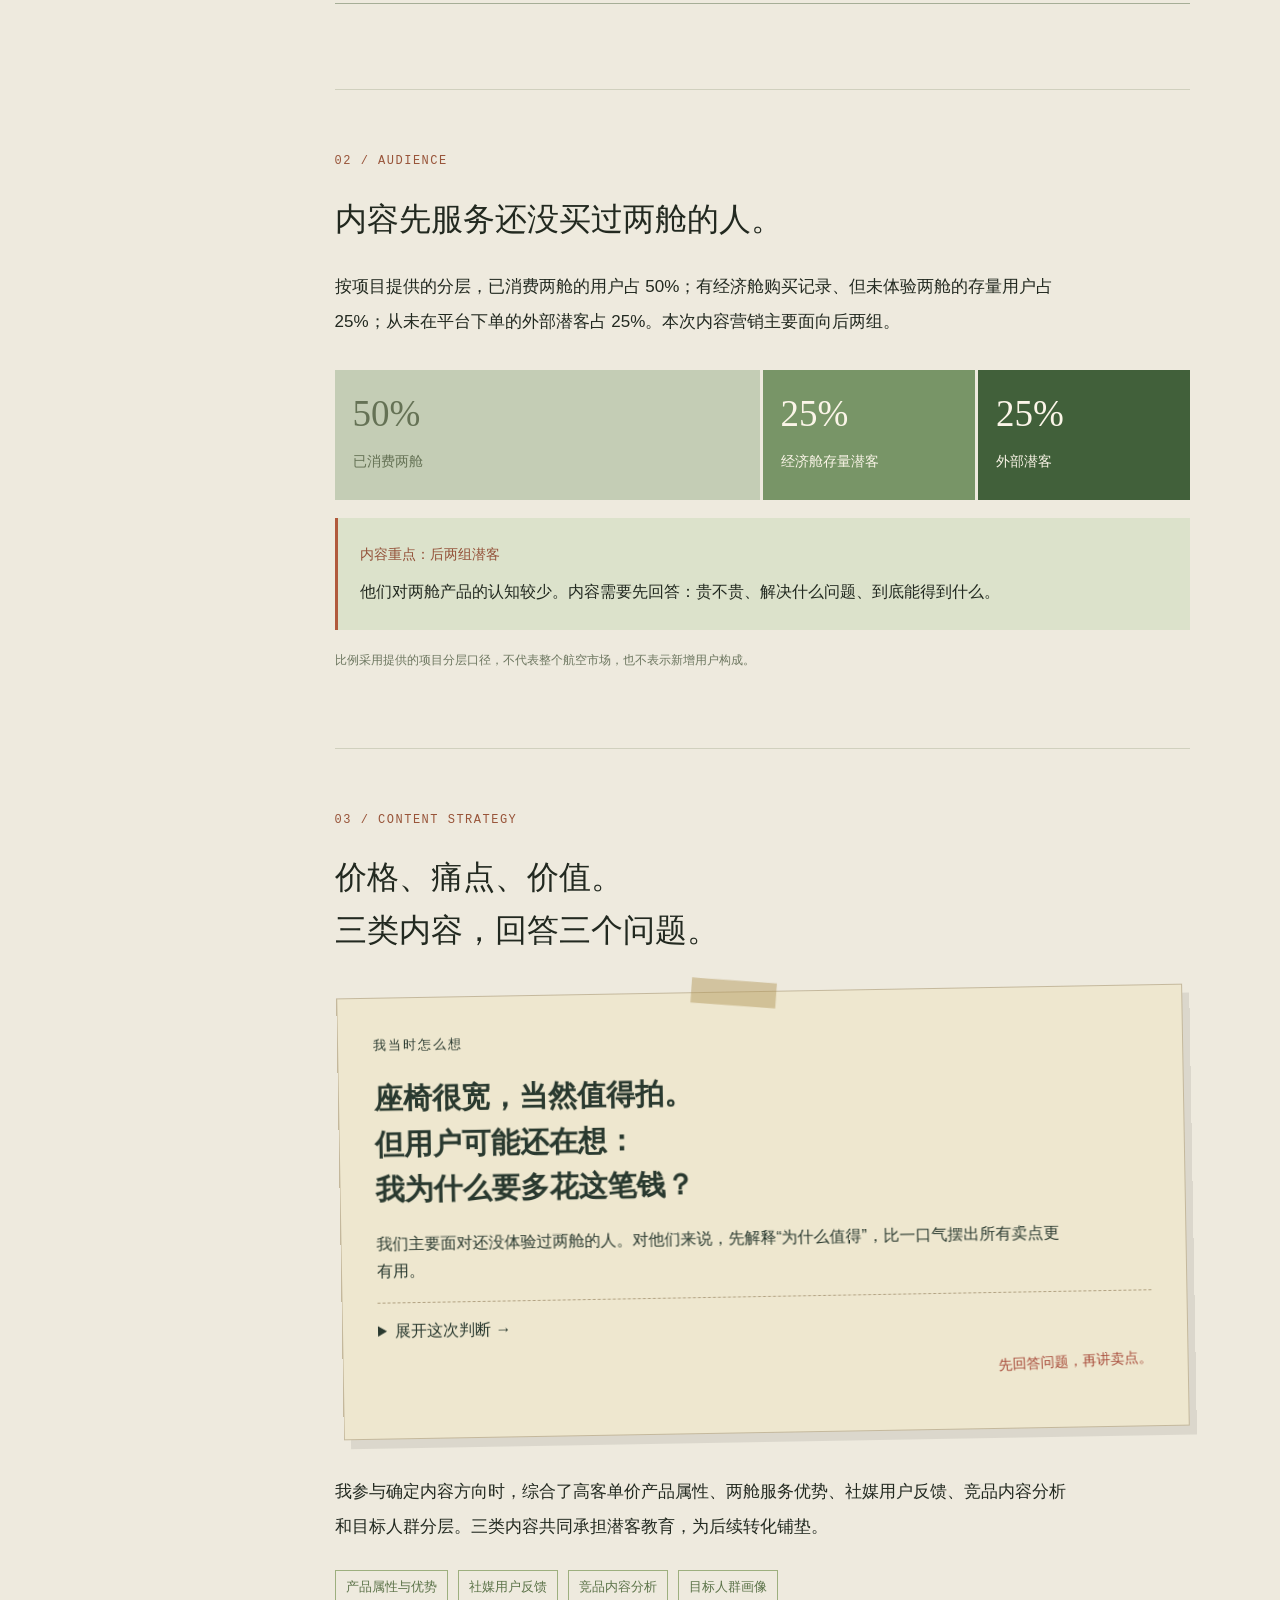
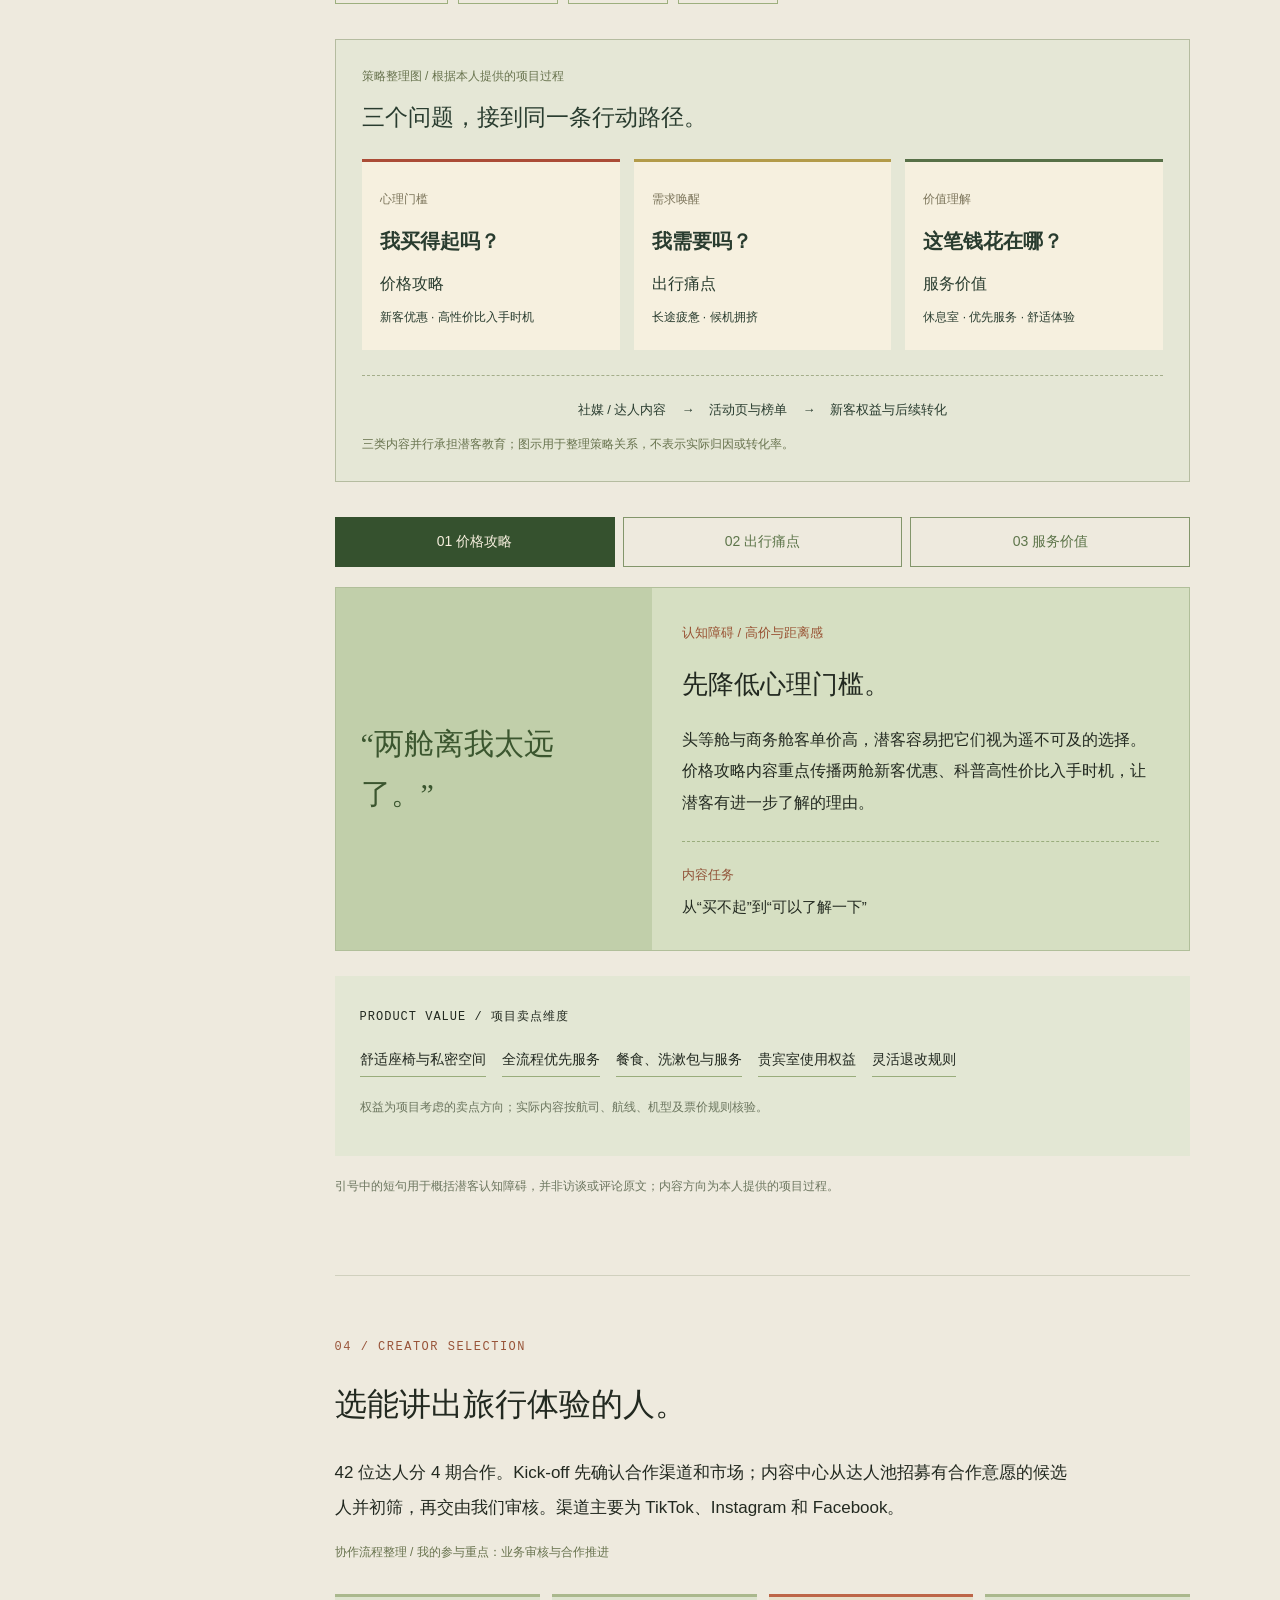
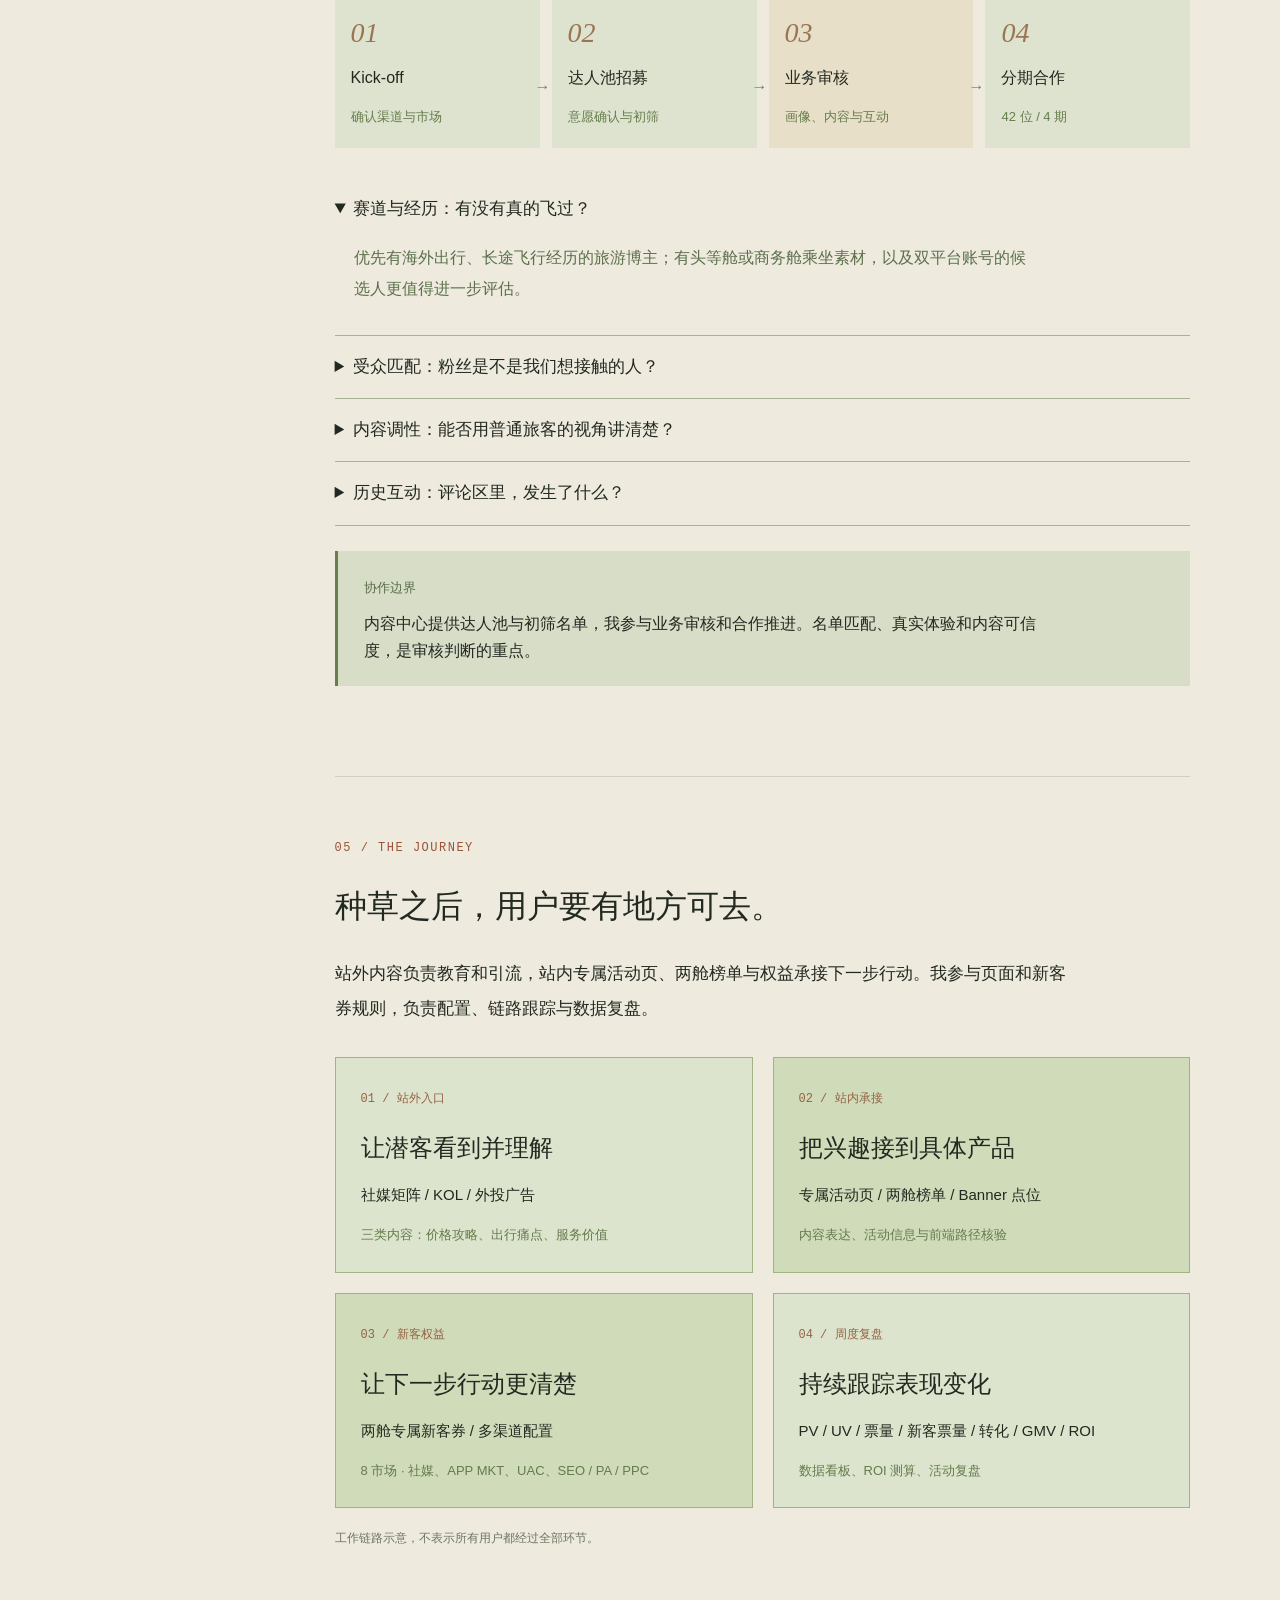
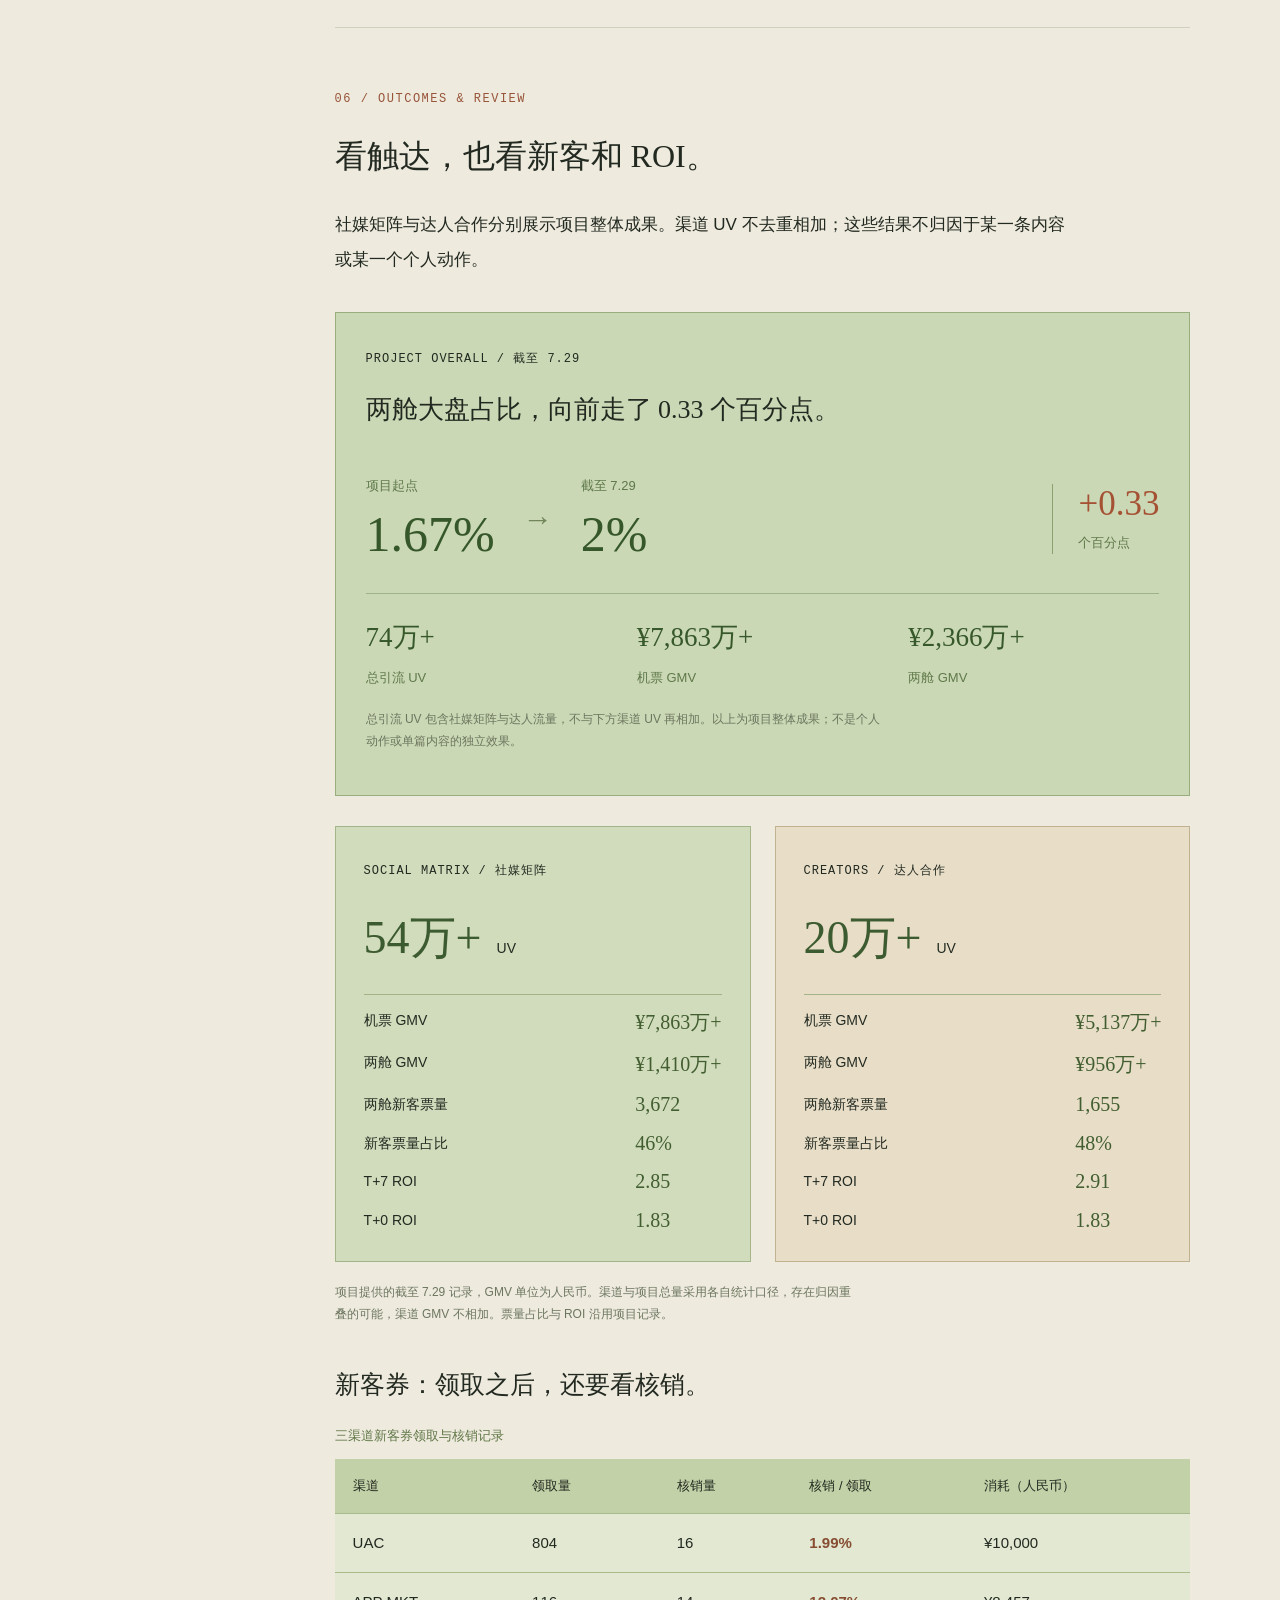
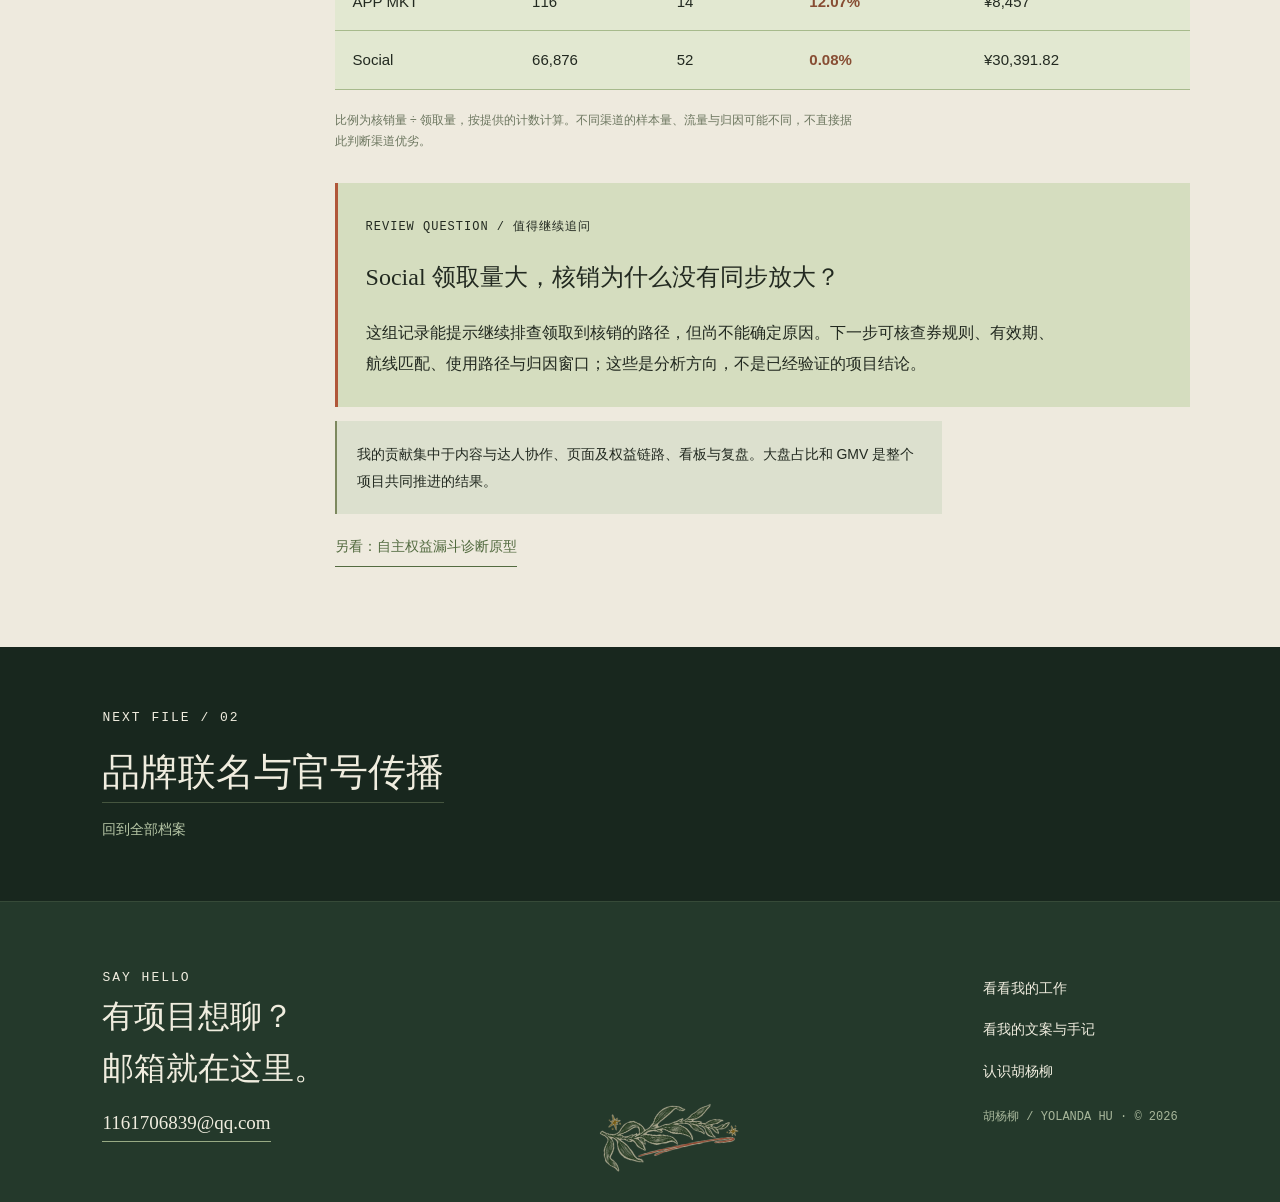
<file: marketing/case-1.html>
<!DOCTYPE html><html lang="zh-CN"><head>
<meta charset="UTF-8"><meta name="viewport" content="width=device-width,initial-scale=1">
<title>两舱整合营销 · 胡杨柳</title>
<meta name="description" content="胡杨柳的营销作品集：海外营销、达人合作、跨文化内容与 AI 营销实践。">
<link rel="icon" href="data:image/svg+xml,%3Csvg xmlns='http://www.w3.org/2000/svg' viewBox='0 0 64 64'%3E%3Crect width='64' height='64' rx='12' fill='%2329392f'/%3E%3Ctext x='13' y='46' font-size='40' fill='%23f3efdf' font-family='serif'%3Ey%3C/text%3E%3C/svg%3E">
<link rel="stylesheet" href="style.css"><script src="app.js" defer></script><link rel="stylesheet" href="expressive.css"><link rel="stylesheet" href="atelier.css"><link rel="stylesheet" href="collection.css"><link rel="stylesheet" href="fieldnotes.css"><link rel="stylesheet" href="editorial.css"><noscript><style>[role="tabpanel"][hidden]{display:block!important}[role="tablist"]{display:none!important}.portrait-switch{display:none!important}</style></noscript></head><body class="inner-page case-page"><div class="page-curtain" aria-hidden="true"></div><header><a href="index.html" class="wordmark" aria-label="回到首页">Yolanda Hu<span class="wordmark-dot">.</span></a><button class="menu-toggle" type="button" aria-expanded="false" aria-controls="site-menu"><span>目录</span><span class="menu-toggle-mark" aria-hidden="true">+</span></button><nav class="nav" id="site-menu" aria-label="主导航"><a href="work.html" data-nav="work" aria-current="page">我的项目</a><a href="lab.html" data-nav="lab">我的实验</a><a href="notes.html" data-nav="notes">文案与手记</a><a href="about.html" data-nav="about">关于我</a></nav></header><div class="reading-progress" role="progressbar" aria-label="案例阅读进度" aria-valuemin="0" aria-valuemax="100" aria-valuenow="0"><span></span></div><a class="skip-link" href="#main">跳到正文</a><main id="main">
<section class="case-cover flagship-cover"><div class="breadcrumbs"><a href="work.html">营销档案</a><span>/</span><span>重点案例 01</span></div><div class="eyebrow">FEATURED CASE / INTEGRATED MARKETING / TRIP.COM</div><div class="case-cover-grid"><div><div class="featured-case-tag">海外两舱整合营销 · 半年项目</div><h1>两舱很贵？<br>先让潜客知道，<br>它值得在哪里。</h1><p class="case-subtitle">内容策略 / 达人审核 / 站内外链路 / 新客权益 / 数据复盘</p><div class="cover-tags"><span>HK · TW · KR · US</span><span>GB · SG · MY · TH</span></div></div><aside class="case-question"><img class="case-margin-illustration" src="assets/marketing-observer.png" alt="" width="1254" height="1254"><span class="eyebrow">THE CENTRAL TASK</span><p>降低认知门槛，讲清服务价值，让内容与权益接到同一条行动路径上。</p><span class="file-label">PROJECT STRATEGY + MY CONTRIBUTION</span></aside></div><div class="flagship-facts"><div><strong>8</strong><span>重点市场</span></div><div><strong>3</strong><span>内容方向</span></div><div><strong>42</strong><span>合作达人</span></div><div><strong>4</strong><span>达人合作期次</span></div></div></section>
<div class="case-layout"><aside class="case-index"><div class="eyebrow">IN THIS FILE</div><a href="#context">01 项目与我的角色</a><a href="#audience">02 瞄准哪些潜客</a><a href="#content-strategy">03 三类内容策略</a><a href="#creators">04 怎样审核达人</a><a href="#journey">05 站内外承接</a><a href="#outcomes">06 结果与复盘</a></aside><article class="case-body">
<section id="context" class="case-section"><span class="section-number">01 / CONTEXT & OWNERSHIP</span><h2>项目要增长，我负责把链路跟住。</h2><p class="lead">项目围绕两舱机票大盘占比、GMV、新客转化与 ROI 展开，服务机票航段量增长。整体策略分为潜客转化、新客跃迁与老客提频；我的工作主要围绕潜客转化与新客跃迁，跟踪站内外活动链路。</p><div class="project-strategies"><article class="owned-strategy"><span>PROJECT STRATEGY 01</span><h3>潜客转化</h3><p>内容营销，连接站内资源、社媒、达人和外投广告。</p><small>我的主要参与方向</small></article><article class="owned-strategy"><span>PROJECT STRATEGY 02</span><h3>新客跃迁</h3><p>精准发券，将两舱专属权益接到不同渠道。</p><small>我的主要参与方向</small></article><article><span>PROJECT STRATEGY 03</span><h3>老客提频</h3><p>实景图覆盖、会员体系联动与航司积分优化。</p><small>项目整体方向</small></article></div><div class="scope-box"><span>我的工作范围</span><p>参与内容策略与达人名单审核；参与两舱专属活动页、榜单及新客券规则；负责权益配置、活动链路跟踪、数据看板与周度复盘。</p></div><details class="role-details"><summary>展开具体职责</summary><ul><li>参与搭建两舱专属活动页与两舱榜单，联动内容中心通过社媒矩阵周期性发布种草视频并进行曝光投流。</li><li>围绕优质矩阵内容的复用，协同推进达人合作与站内外推广。</li><li>搭建数据看板，监控 PV、UV、票量、新客票量、转化、增量 GMV、ROI；周维度跟踪波动，完成 ROI 测算并输出活动复盘。</li><li>参与制定新客券玩法规则，面向 8 个市场在社媒、APP MKT、UAC、SEO / PA / PPC 等渠道发放专属优惠券，负责配置及数据跟踪。</li></ul></details></section>

<section id="audience" class="case-section"><span class="section-number">02 / AUDIENCE</span><h2>内容先服务还没买过两舱的人。</h2><p class="lead">按项目提供的分层，已消费两舱的用户占 50%；有经济舱购买记录、但未体验两舱的存量用户占 25%；从未在平台下单的外部潜客占 25%。本次内容营销主要面向后两组。</p><div class="audience-chart" role="img" aria-label="项目人群分层：已消费两舱50%，未体验两舱的经济舱存量用户25%，未在平台下单的外部潜客25%；内容重点是后两组"><div class="audience-existing"><strong>50%</strong><span>已消费两舱</span></div><div class="audience-potential"><strong>25%</strong><span>经济舱存量潜客</span></div><div class="audience-external"><strong>25%</strong><span>外部潜客</span></div></div><div class="audience-insight"><span>内容重点：后两组潜客</span><p>他们对两舱产品的认知较少。内容需要先回答：贵不贵、解决什么问题、到底能得到什么。</p></div><p class="caption">比例采用提供的项目分层口径，不代表整个航空市场，也不表示新增用户构成。</p></section>

<section id="content-strategy" class="case-section"><span class="section-number">03 / CONTENT STRATEGY</span><h2>价格、痛点、价值。<br>三类内容，回答三个问题。</h2><aside class="decision-slip"><span class="eyebrow">我当时怎么想</span><h3>座椅很宽，当然值得拍。<br>但用户可能还在想：<br>我为什么要多花这笔钱？</h3><p>我们主要面对还没体验过两舱的人。对他们来说，先解释“为什么值得”，比一口气摆出所有卖点更有用。</p><details><summary>展开这次判断 →</summary><p>我参与制定内容方向时，把产品优势、社媒反馈、竞品内容和目标人群放在一起看：价格攻略回答“我买得起吗”，出行痛点回答“我需要吗”，服务价值回答“这笔钱花在哪”。三类内容各自回答一个问题，共同为后续转化铺垫。</p></details><span class="slip-pencil" aria-hidden="true">先回答问题，再讲卖点。</span></aside><p class="lead">我参与确定内容方向时，综合了高客单价产品属性、两舱服务优势、社媒用户反馈、竞品内容分析和目标人群分层。三类内容共同承担潜客教育，为后续转化铺垫。</p><div class="strategy-evidence"><span>产品属性与优势</span><span>社媒用户反馈</span><span>竞品内容分析</span><span>目标人群画像</span></div><figure class="content-map"><figcaption><span>策略整理图 / 根据本人提供的项目过程</span><strong>三个问题，接到同一条行动路径。</strong></figcaption><div class="content-map-grid"><article><span>心理门槛</span><h3>我买得起吗？</h3><p>价格攻略</p><small>新客优惠 · 高性价比入手时机</small></article><article><span>需求唤醒</span><h3>我需要吗？</h3><p>出行痛点</p><small>长途疲惫 · 候机拥挤</small></article><article><span>价值理解</span><h3>这笔钱花在哪？</h3><p>服务价值</p><small>休息室 · 优先服务 · 舒适体验</small></article></div><div class="content-map-path"><span>社媒 / 达人内容</span><span aria-hidden="true">→</span><span>活动页与榜单</span><span aria-hidden="true">→</span><span>新客权益与后续转化</span></div><p class="map-caption">三类内容并行承担潜客教育；图示用于整理策略关系，不表示实际归因或转化率。</p></figure><div class="strategy-tabs" role="tablist" aria-label="三类内容策略"><button id="strategy-price" role="tab" aria-selected="true" aria-controls="strategy-panel-price" tabindex="0">01 价格攻略</button><button id="strategy-pain" role="tab" aria-selected="false" aria-controls="strategy-panel-pain" tabindex="-1">02 出行痛点</button><button id="strategy-value" role="tab" aria-selected="false" aria-controls="strategy-panel-value" tabindex="-1">03 服务价值</button></div>
<article id="strategy-panel-price" class="strategy-panel" role="tabpanel" aria-labelledby="strategy-price"><div class="strategy-user-voice">“两舱离我太远了。”</div><div class="strategy-panel-body"><span>认知障碍 / 高价与距离感</span><h3>先降低心理门槛。</h3><p>头等舱与商务舱客单价高，潜客容易把它们视为遥不可及的选择。价格攻略内容重点传播两舱新客优惠、科普高性价比入手时机，让潜客有进一步了解的理由。</p><div class="strategy-purpose"><strong>内容任务</strong><p>从“买不起”到“可以了解一下”</p></div></div></article>
<article id="strategy-panel-pain" class="strategy-panel" role="tabpanel" aria-labelledby="strategy-pain" hidden><div class="strategy-user-voice">“飞很久，真的很累。”</div><div class="strategy-panel-body"><span>场景障碍 / 长途出行疲劳</span><h3>把需求放回真实场景。</h3><p>目标群体以长途飞行旅客为主。久坐疲惫、候机环境拥挤是更容易被理解的困扰。痛点向内容从这些场景切入，唤起改善出行体验的需求。</p><div class="strategy-purpose"><strong>内容任务</strong><p>从“我没想过”到“这能解决我的问题”</p></div></div></article>
<article id="strategy-panel-value" class="strategy-panel" role="tabpanel" aria-labelledby="strategy-value" hidden><div class="strategy-user-voice">“多付的钱，值在哪？”</div><div class="strategy-panel-body"><span>价值障碍 / 对服务权益认知不足</span><h3>把抽象高价，换成可感知的好处。</h3><p>竞品内容常突出座椅等硬件。我们的方向是进一步讲清贵宾室、优先登机等权益，让潜客理解两舱带来的休息、时间与服务价值。</p><div class="strategy-purpose"><strong>内容任务</strong><p>从“只是座椅更好”到“整段旅程更从容”</p></div></div></article>
<div class="value-index"><span class="eyebrow">PRODUCT VALUE / 项目卖点维度</span><div><p>舒适座椅与私密空间</p><p>全流程优先服务</p><p>餐食、洗漱包与服务</p><p>贵宾室使用权益</p><p>灵活退改规则</p></div><p class="caption">权益为项目考虑的卖点方向；实际内容按航司、航线、机型及票价规则核验。</p></div><p class="caption">引号中的短句用于概括潜客认知障碍，并非访谈或评论原文；内容方向为本人提供的项目过程。</p></section>

<section id="creators" class="case-section"><span class="section-number">04 / CREATOR SELECTION</span><h2>选能讲出旅行体验的人。</h2><p class="lead">42 位达人分 4 期合作。Kick-off 先确认合作渠道和市场；内容中心从达人池招募有合作意愿的候选人并初筛，再交由我们审核。渠道主要为 TikTok、Instagram 和 Facebook。</p><p class="workflow-caption">协作流程整理 / 我的参与重点：业务审核与合作推进</p><ol class="creator-workflow"><li><span>01</span><strong>Kick-off</strong><p>确认渠道与市场</p></li><li><span>02</span><strong>达人池招募</strong><p>意愿确认与初筛</p></li><li><span>03</span><strong>业务审核</strong><p>画像、内容与互动</p></li><li><span>04</span><strong>分期合作</strong><p>42 位 / 4 期</p></li></ol><div class="creator-criteria"><details open><summary>赛道与经历：有没有真的飞过？</summary><p>优先有海外出行、长途飞行经历的旅游博主；有头等舱或商务舱乘坐素材，以及双平台账号的候选人更值得进一步评估。</p></details><details><summary>受众匹配：粉丝是不是我们想接触的人？</summary><p>优先覆盖 8 个核心市场，关注旅游出行类受众、可能有长途飞行需求的旅客及商旅人群。</p></details><details><summary>内容调性：能否用普通旅客的视角讲清楚？</summary><p>翻看历史视频，优先真实出行体验分享；避开硬广感重、只堆砌精美画面的账号，让潜客更容易理解内容中的体验。</p></details><details><summary>历史互动：评论区里，发生了什么？</summary><p>结合博主类型、内容垂直度、风格、发布频次、历史推广内容、粉丝规模和近期互动判断；不只看播放与点赞，也重点关注评论区。</p></details></div><div class="scope-box"><span>协作边界</span><p>内容中心提供达人池与初筛名单，我参与业务审核和合作推进。名单匹配、真实体验和内容可信度，是审核判断的重点。</p></div></section>

<section id="journey" class="case-section"><span class="section-number">05 / THE JOURNEY</span><h2>种草之后，用户要有地方可去。</h2><p class="lead">站外内容负责教育和引流，站内专属活动页、两舱榜单与权益承接下一步行动。我参与页面和新客券规则，负责配置、链路跟踪与数据复盘。</p><div class="journey-map"><div class="journey-stage"><span>01 / 站外入口</span><h3>让潜客看到并理解</h3><p>社媒矩阵 / KOL / 外投广告</p><small>三类内容：价格攻略、出行痛点、服务价值</small></div><div class="journey-stage"><span>02 / 站内承接</span><h3>把兴趣接到具体产品</h3><p>专属活动页 / 两舱榜单 / Banner 点位</p><small>内容表达、活动信息与前端路径核验</small></div><div class="journey-stage"><span>03 / 新客权益</span><h3>让下一步行动更清楚</h3><p>两舱专属新客券 / 多渠道配置</p><small>8 市场 · 社媒、APP MKT、UAC、SEO / PA / PPC</small></div><div class="journey-stage"><span>04 / 周度复盘</span><h3>持续跟踪表现变化</h3><p>PV / UV / 票量 / 新客票量 / 转化 / GMV / ROI</p><small>数据看板、ROI 测算、活动复盘</small></div></div><p class="caption">工作链路示意，不表示所有用户都经过全部环节。</p></section>

<section id="outcomes" class="case-section"><span class="section-number">06 / OUTCOMES & REVIEW</span><h2>看触达，也看新客和 ROI。</h2><p class="lead">社媒矩阵与达人合作分别展示项目整体成果。渠道 UV 不去重相加；这些结果不归因于某一条内容或某一个个人动作。</p><div class="overall-outcomes"><div class="outcomes-heading"><span class="eyebrow">PROJECT OVERALL / 截至 7.29</span><h3>两舱大盘占比，向前走了 0.33 个百分点。</h3></div><div class="share-change" aria-label="两舱机票大盘占比从1.67%提升到2%，增加0.33个百分点"><div><span>项目起点</span><strong>1.67%</strong></div><span class="share-connector" aria-hidden="true">→</span><div><span>截至 7.29</span><strong>2%</strong></div><div class="share-delta"><strong>+0.33</strong><span>个百分点</span></div></div><div class="overall-grid"><div><strong>74万+</strong><span>总引流 UV</span></div><div><strong>¥7,863万+</strong><span>机票 GMV</span></div><div><strong>¥2,366万+</strong><span>两舱 GMV</span></div></div><p class="caption">总引流 UV 包含社媒矩阵与达人流量，不与下方渠道 UV 再相加。以上为项目整体成果；不是个人动作或单篇内容的独立效果。</p></div><div class="channel-results"><article><span class="eyebrow">SOCIAL MATRIX / 社媒矩阵</span><div class="channel-major"><strong>54万+</strong><span>UV</span></div><dl><dt>机票 GMV</dt><dd>¥7,863万+</dd><dt>两舱 GMV</dt><dd>¥1,410万+</dd><dt>两舱新客票量</dt><dd>3,672</dd><dt>新客票量占比</dt><dd>46%</dd><dt>T+7 ROI</dt><dd>2.85</dd><dt>T+0 ROI</dt><dd>1.83</dd></dl></article><article><span class="eyebrow">CREATORS / 达人合作</span><div class="channel-major"><strong>20万+</strong><span>UV</span></div><dl><dt>机票 GMV</dt><dd>¥5,137万+</dd><dt>两舱 GMV</dt><dd>¥956万+</dd><dt>两舱新客票量</dt><dd>1,655</dd><dt>新客票量占比</dt><dd>48%</dd><dt>T+7 ROI</dt><dd>2.91</dd><dt>T+0 ROI</dt><dd>1.83</dd></dl></article></div><p class="caption">项目提供的截至 7.29 记录，GMV 单位为人民币。渠道与项目总量采用各自统计口径，存在归因重叠的可能，渠道 GMV 不相加。票量占比与 ROI 沿用项目记录。</p><h3 class="coupon-title">新客券：领取之后，还要看核销。</h3><div class="coupon-table-wrap"><table class="coupon-table"><caption>三渠道新客券领取与核销记录</caption><thead><tr><th scope="col">渠道</th><th scope="col">领取量</th><th scope="col">核销量</th><th scope="col">核销 / 领取</th><th scope="col">消耗（人民币）</th></tr></thead><tbody><tr><th scope="row">UAC</th><td>804</td><td>16</td><td>1.99%</td><td>¥10,000</td></tr><tr><th scope="row">APP MKT</th><td>116</td><td>14</td><td>12.07%</td><td>¥8,457</td></tr><tr><th scope="row">Social</th><td>66,876</td><td>52</td><td>0.08%</td><td>¥30,391.82</td></tr></tbody></table></div><p class="caption">比例为核销量 ÷ 领取量，按提供的计数计算。不同渠道的样本量、流量与归因可能不同，不直接据此判断渠道优劣。</p><div class="review-note"><span class="eyebrow">REVIEW QUESTION / 值得继续追问</span><h3>Social 领取量大，核销为什么没有同步放大？</h3><p>这组记录能提示继续排查领取到核销的路径，但尚不能确定原因。下一步可核查券规则、有效期、航线匹配、使用路径与归因窗口；这些是分析方向，不是已经验证的项目结论。</p></div><p class="data-note">我的贡献集中于内容与达人协作、页面及权益链路、看板与复盘。大盘占比和 GMV 是整个项目共同推进的结果。</p><a class="text-link" href="lab.html">另看：自主权益漏斗诊断原型</a></section>
</article></div><section class="next-case"><span class="eyebrow">NEXT FILE / 02</span><a href="case-2.html">品牌联名与官号传播</a><a class="return-link" href="work.html">回到全部档案</a></section>
</main><footer class="contact"><img class="footer-willow" src="assets/accent-willow.png" alt="" width="1774" height="887" loading="lazy"><div><div class="eyebrow">SAY HELLO</div><h2>有项目想聊？<br>邮箱就在这里。</h2><a class="email" href="mailto:1161706839@qq.com">1161706839@qq.com</a></div><div class="footer-nav"><a href="work.html">看看我的工作</a><a href="notes.html">看我的文案与手记</a><a href="about.html">认识胡杨柳</a><p>胡杨柳 / YOLANDA HU · © 2026</p></div></footer><a class="back-to-top" href="#main" aria-label="回到页面顶部">回到页首</a></body></html>
</file>
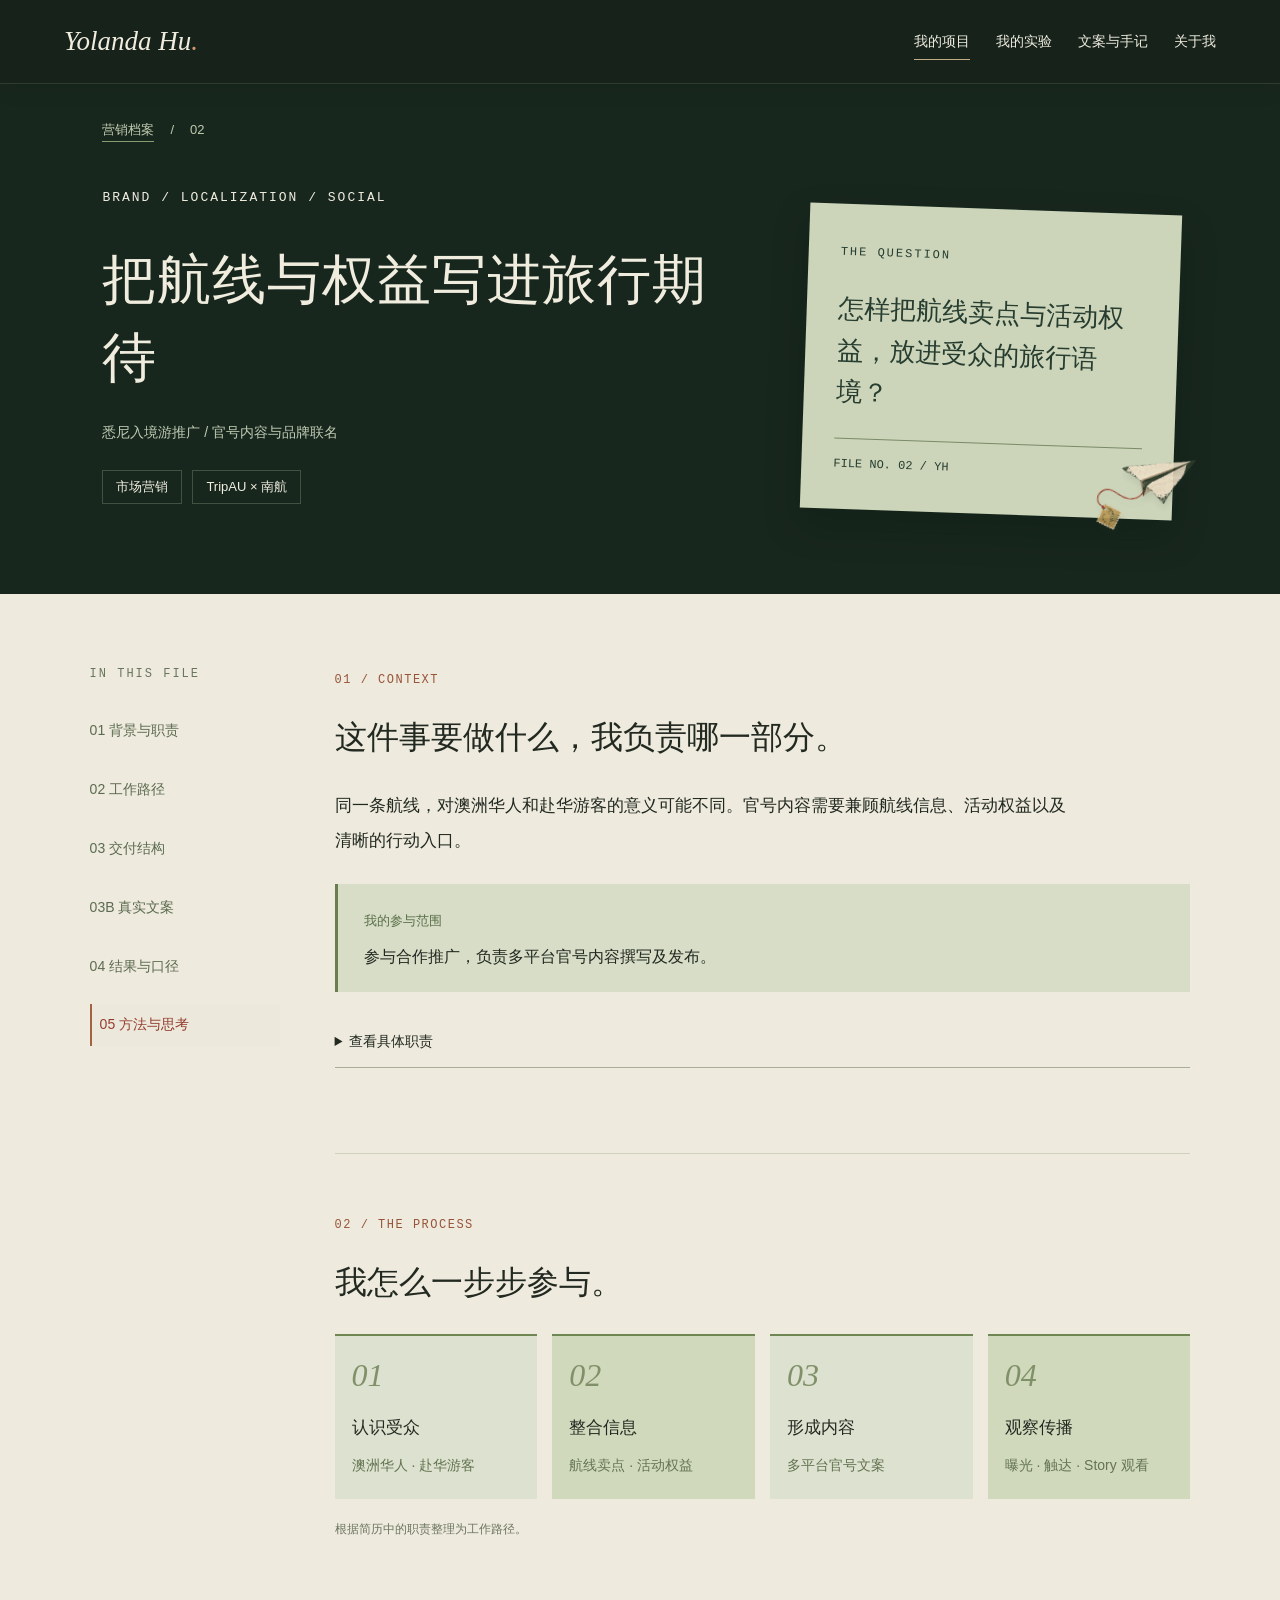
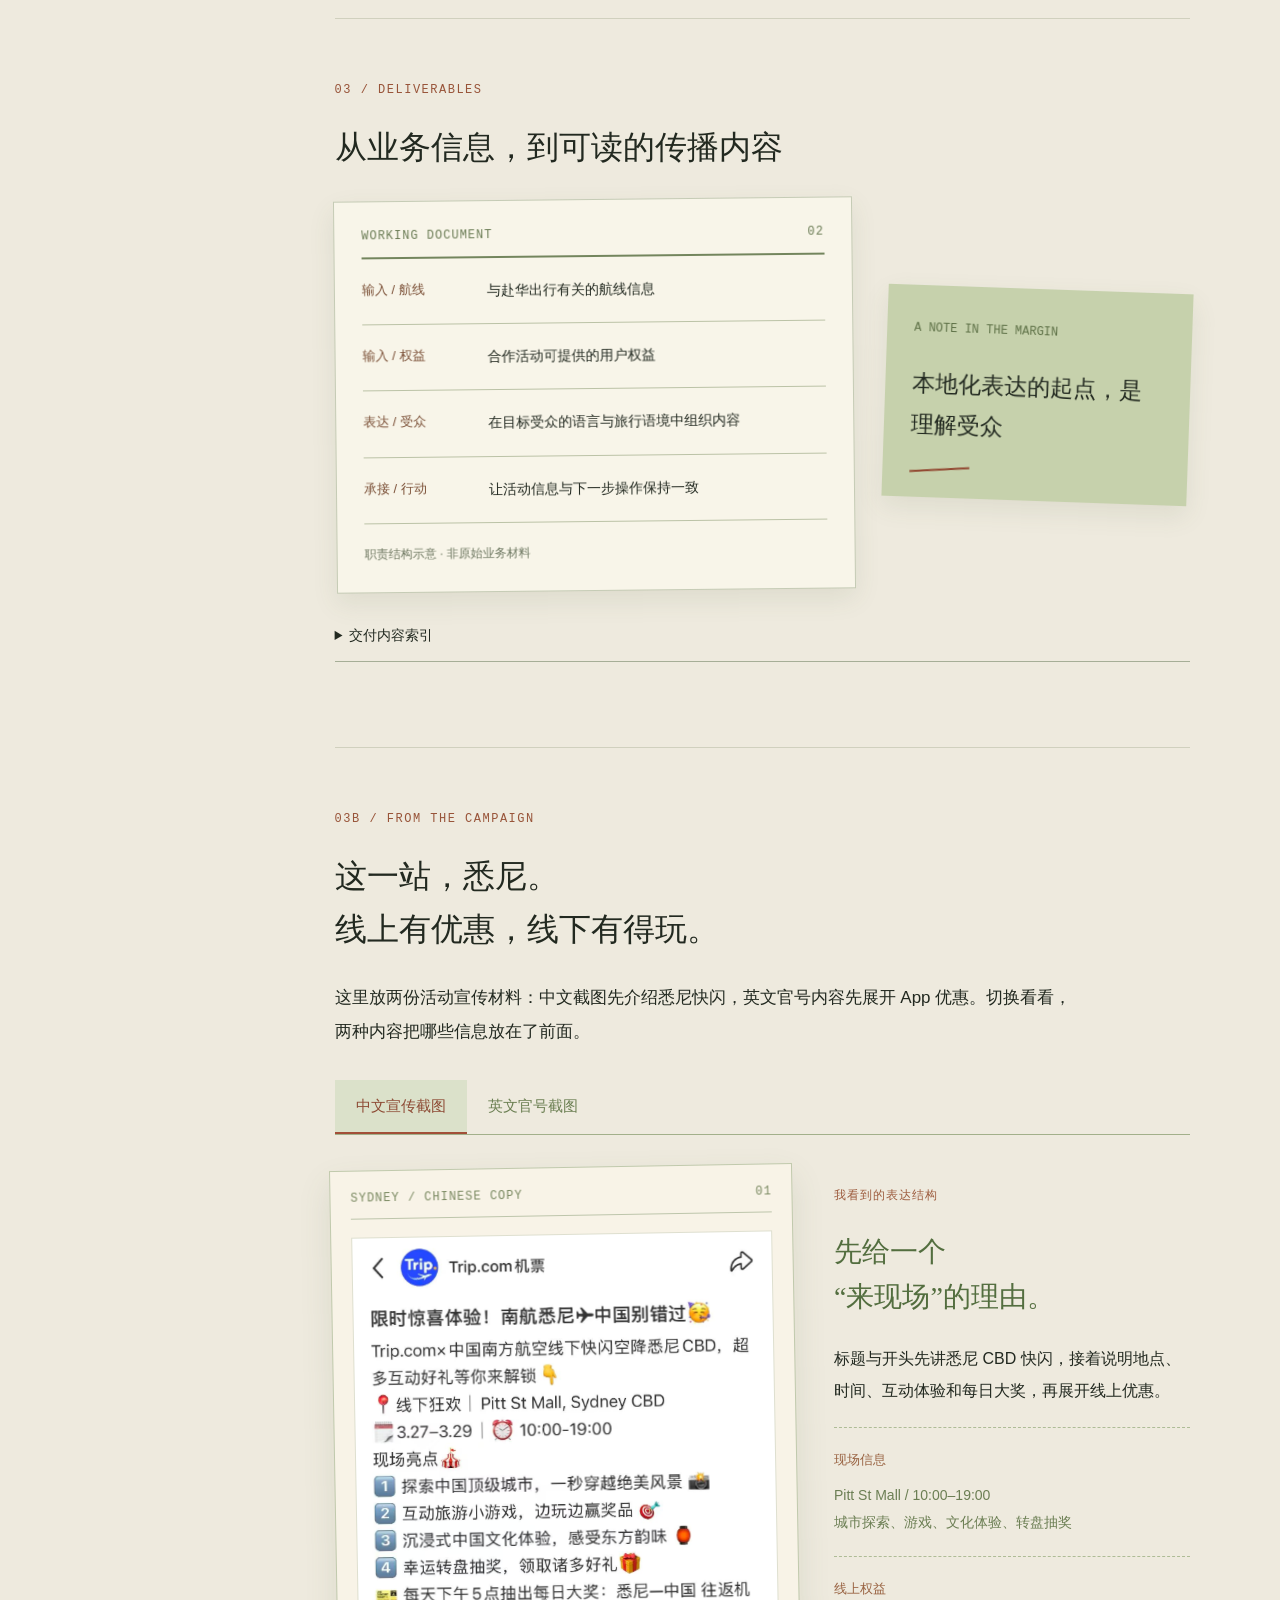
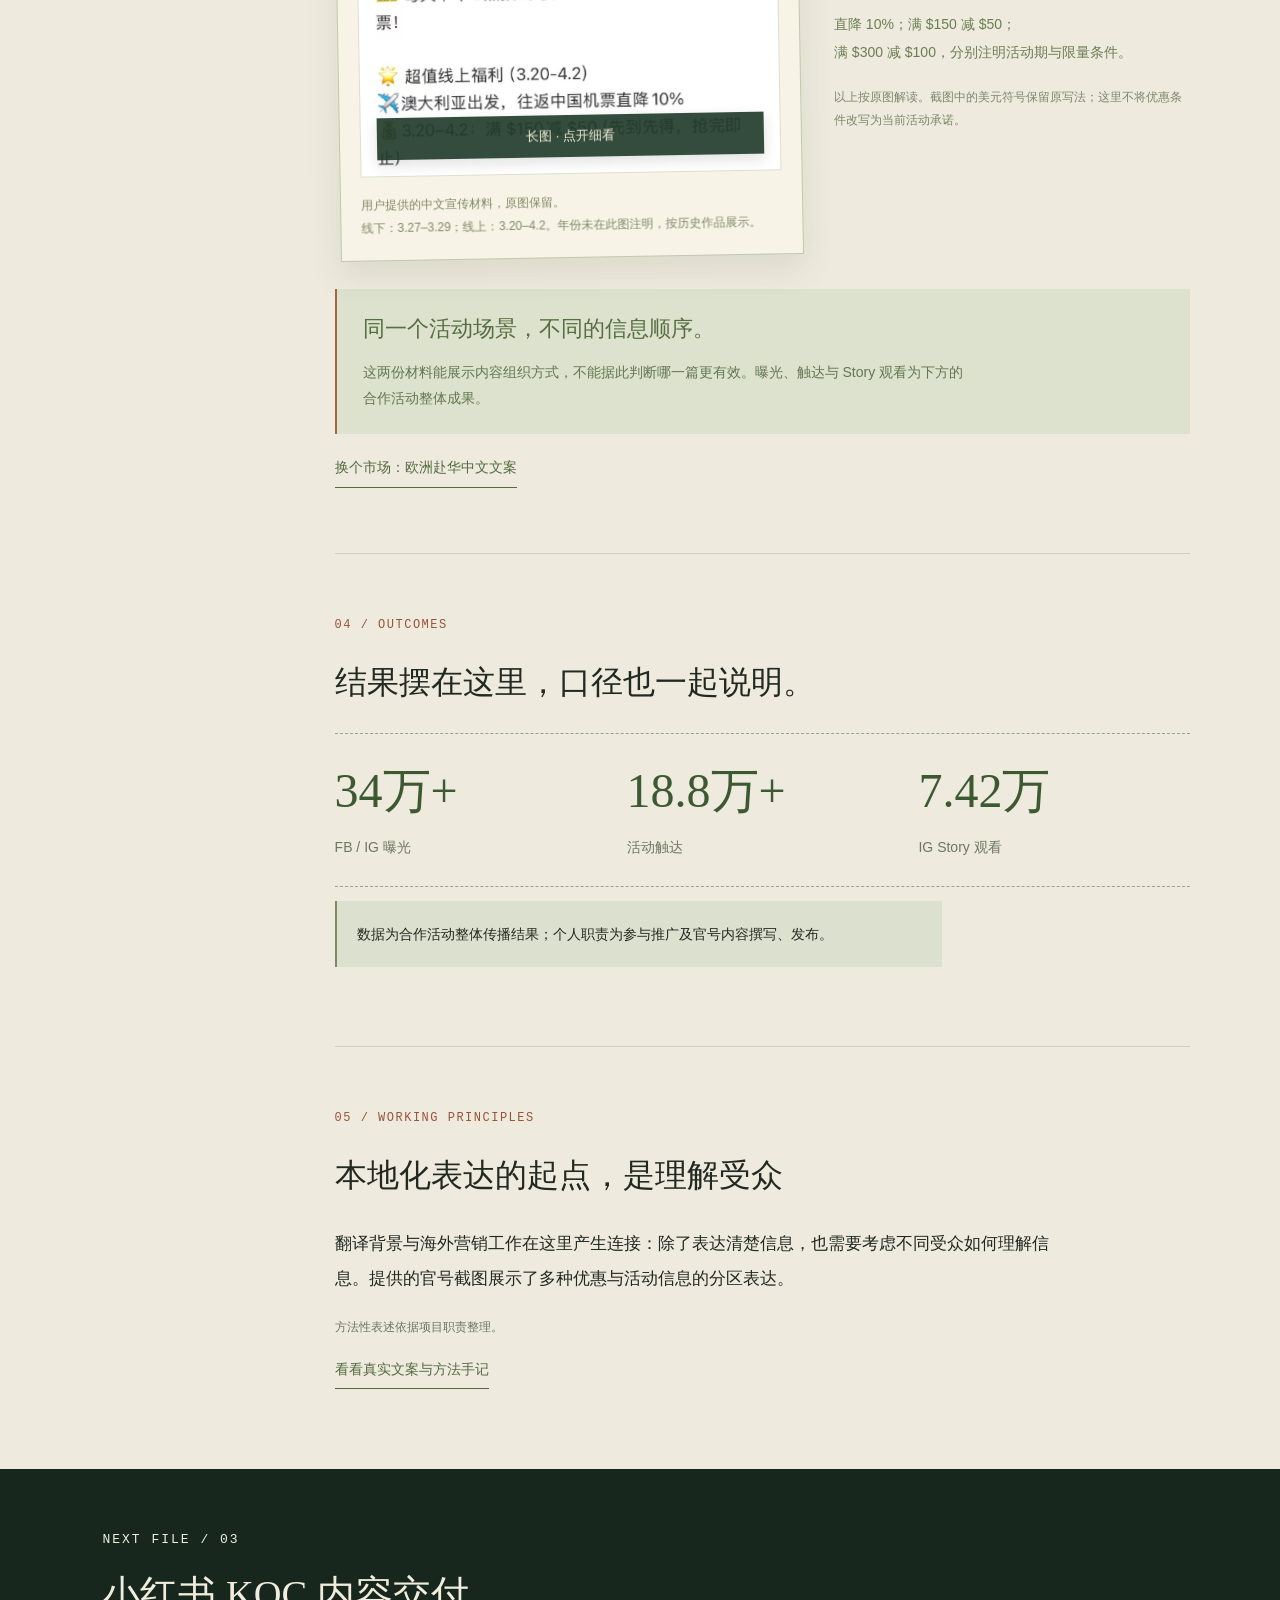
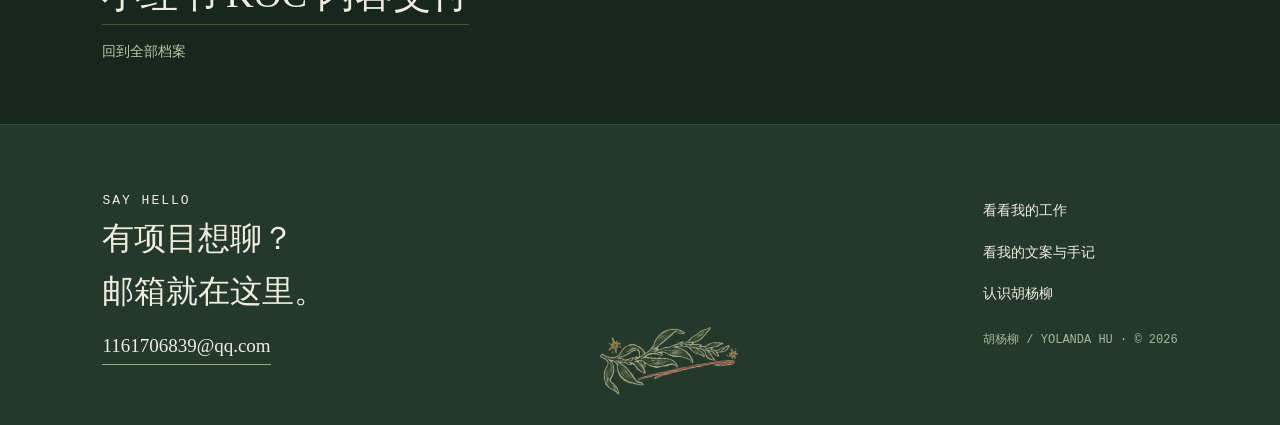
<file: marketing/case-2.html>
<!DOCTYPE html><html lang="zh-CN"><head>
<meta charset="UTF-8"><meta name="viewport" content="width=device-width,initial-scale=1">
<title>TripAU × 南航 · 胡杨柳</title>
<meta name="description" content="胡杨柳的营销作品集：海外营销、达人合作、跨文化内容与 AI 营销实践。">
<link rel="icon" href="data:image/svg+xml,%3Csvg xmlns='http://www.w3.org/2000/svg' viewBox='0 0 64 64'%3E%3Crect width='64' height='64' rx='12' fill='%2329392f'/%3E%3Ctext x='13' y='46' font-size='40' fill='%23f3efdf' font-family='serif'%3Ey%3C/text%3E%3C/svg%3E">
<link rel="stylesheet" href="style.css"><script src="app.js" defer></script><link rel="stylesheet" href="expressive.css"><link rel="stylesheet" href="atelier.css"><link rel="stylesheet" href="collection.css"><link rel="stylesheet" href="editorial.css"><noscript><style>[role="tabpanel"][hidden]{display:block!important}[role="tablist"]{display:none!important}.portrait-switch{display:none!important}</style></noscript></head><body class="inner-page case-page"><div class="page-curtain" aria-hidden="true"></div><header><a href="index.html" class="wordmark" aria-label="回到首页">Yolanda Hu<span class="wordmark-dot">.</span></a><button class="menu-toggle" type="button" aria-expanded="false" aria-controls="site-menu"><span>目录</span><span class="menu-toggle-mark" aria-hidden="true">+</span></button><nav class="nav" id="site-menu" aria-label="主导航"><a href="work.html" data-nav="work" aria-current="page">我的项目</a><a href="lab.html" data-nav="lab">我的实验</a><a href="notes.html" data-nav="notes">文案与手记</a><a href="about.html" data-nav="about">关于我</a></nav></header><div class="reading-progress" role="progressbar" aria-label="案例阅读进度" aria-valuemin="0" aria-valuemax="100" aria-valuenow="0"><span></span></div><a class="skip-link" href="#main">跳到正文</a><main id="main"><section class="case-cover"><div class="breadcrumbs"><a href="work.html">营销档案</a><span>/</span><span>02</span></div><div class="eyebrow">BRAND / LOCALIZATION / SOCIAL</div><div class="case-cover-grid"><div><h1>把航线与权益写进旅行期待</h1><p class="case-subtitle">悉尼入境游推广 / 官号内容与品牌联名</p><div class="cover-tags"><span>市场营销</span><span>TripAU × 南航</span></div></div><aside class="case-question"><img class="case-margin-illustration" src="assets/accent-plane.png" alt="" width="1254" height="1254"><span class="eyebrow">THE QUESTION</span><p>怎样把航线卖点与活动权益，放进受众的旅行语境？</p><span class="file-label">FILE NO. 02 / YH</span></aside></div></section>
    <div class="case-layout"><aside class="case-index"><div class="eyebrow">IN THIS FILE</div><a href="#context">01 背景与职责</a><a href="#process">02 工作路径</a><a href="#artifact">03 交付结构</a><a href="#published-copy">03B 真实文案</a><a href="#outcomes">04 结果与口径</a><a href="#reflection">05 方法与思考</a></aside><article class="case-body">
    <section id="context" class="case-section"><span class="section-number">01 / CONTEXT</span><h2>这件事要做什么，我负责哪一部分。</h2><p class="lead">同一条航线，对澳洲华人和赴华游客的意义可能不同。官号内容需要兼顾航线信息、活动权益以及清晰的行动入口。</p><div class="scope-box"><span>我的参与范围</span><p>参与合作推广，负责多平台官号内容撰写及发布。</p></div><details class="role-details"><summary>查看具体职责</summary><ul><li>参与 TripAU × 南航悉尼入境游推广。</li><li>撰写并发布多平台官号内容，结合目标受众表达航线卖点和活动权益。</li></ul></details></section>
    <section id="process" class="case-section"><span class="section-number">02 / THE PROCESS</span><h2>我怎么一步步参与。</h2><ol class="process-flow"><li><span class="flow-num">01</span><h3>认识受众</h3><p>澳洲华人 · 赴华游客</p></li><li><span class="flow-num">02</span><h3>整合信息</h3><p>航线卖点 · 活动权益</p></li><li><span class="flow-num">03</span><h3>形成内容</h3><p>多平台官号文案</p></li><li><span class="flow-num">04</span><h3>观察传播</h3><p>曝光 · 触达 · Story 观看</p></li></ol><p class="caption">根据简历中的职责整理为工作路径。</p></section>
    <section id="artifact" class="case-section"><span class="section-number">03 / DELIVERABLES</span><h2>从业务信息，到可读的传播内容</h2><div class="artifact-layout"><div class="brief-sheet"><div class="brief-heading"><span>WORKING DOCUMENT</span><span>02</span></div><div class="brief-row"><span>输入 / 航线</span><p>与赴华出行有关的航线信息</p></div><div class="brief-row"><span>输入 / 权益</span><p>合作活动可提供的用户权益</p></div><div class="brief-row"><span>表达 / 受众</span><p>在目标受众的语言与旅行语境中组织内容</p></div><div class="brief-row"><span>承接 / 行动</span><p>让活动信息与下一步操作保持一致</p></div><p class="caption">职责结构示意 · 非原始业务材料</p></div><aside class="margin-note"><span class="note-label">A NOTE IN THE MARGIN</span><p>本地化表达的起点，是理解受众</p><span class="note-underline"></span></aside></div><details class="role-details"><summary>交付内容索引</summary><ul><li>多平台官号内容撰写</li><li>活动权益与航线卖点整合</li><li>官号发布与传播协作</li></ul></details></section>
    <section id="published-copy" class="case-section"><span class="section-number">03B / FROM THE CAMPAIGN</span><h2>这一站，悉尼。<br>线上有优惠，线下有得玩。</h2><p class="lead">这里放两份活动宣传材料：中文截图先介绍悉尼快闪，英文官号内容先展开 App 优惠。切换看看，两种内容把哪些信息放在了前面。</p><div class="proof-gallery"><div class="proof-tabs" role="tablist" aria-label="悉尼活动宣传材料"><button id="proof-tab-cn" role="tab" aria-selected="true" aria-controls="proof-panel-cn" tabindex="0">中文宣传截图</button><button id="proof-tab-en" role="tab" aria-selected="false" aria-controls="proof-panel-en" tabindex="-1">英文官号截图</button></div>
<div id="proof-panel-cn" role="tabpanel" aria-labelledby="proof-tab-cn"><div class="proof-spread"><figure class="proof-paper"><div class="proof-paper-top"><span>SYDNEY / CHINESE COPY</span><span>01</span></div><a class="proof-preview" href="assets/trip-au-cn-copy.jpg" data-lightbox data-image-label="悉尼活动中文宣传材料 · 用户提供原始截图" aria-label="放大查看悉尼活动中文宣传原始长图"><img src="assets/trip-au-cn-copy.jpg" alt="Trip.com机票中文宣传截图，含南航悉尼快闪活动和线上机票优惠" width="1206" height="2156" loading="lazy"><span class="preview-hint">长图 · 点开细看</span></a><figcaption>用户提供的中文宣传材料，原图保留。<br>线下：3.27–3.29；线上：3.20–4.2。年份未在此图注明，按历史作品展示。</figcaption></figure><aside class="proof-margin"><span class="eyebrow">我看到的表达结构</span><h3>先给一个<br>“来现场”的理由。</h3><p>标题与开头先讲悉尼 CBD 快闪，接着说明地点、时间、互动体验和每日大奖，再展开线上优惠。</p><div class="proof-annotation"><span>现场信息</span><p>Pitt St Mall / 10:00–19:00<br>城市探索、游戏、文化体验、转盘抽奖</p></div><div class="proof-annotation"><span>线上权益</span><p>直降 10%；满 $150 减 $50；<br>满 $300 减 $100，分别注明活动期与限量条件。</p></div><p class="caption">以上按原图解读。截图中的美元符号保留原写法；这里不将优惠条件改写为当前活动承诺。</p></aside></div></div>
<div id="proof-panel-en" role="tabpanel" aria-labelledby="proof-tab-en" hidden><div class="proof-spread"><figure class="proof-paper"><div class="proof-paper-top"><span>SYDNEY / ENGLISH COPY</span><span>02</span></div><a class="proof-preview" href="assets/trip-au-copy.jpg" data-lightbox data-image-label="trip.com_au 英文官号材料 · 用户提供原始截图" aria-label="放大查看澳洲英文官号文案原始长图"><img src="assets/trip-au-copy.jpg" alt="trip.com_au英文官号截图，含南航赴华优惠和悉尼快闪活动" width="1206" height="1483" loading="lazy"><span class="preview-hint">长图 · 点开细看</span></a><figcaption>用户提供的英文官号材料。<br>截图活动：2026.03.27–29；线上优惠截至 2026.04.02。历史作品。</figcaption></figure><aside class="proof-margin"><span class="eyebrow">我看到的表达结构</span><h3>先讲 App 福利，<br>再邀请你来悉尼。</h3><p>开头先说明限量优惠、每日放券时间和线上截止日期，再通过 Link in bio 给出信息入口。第二部分展开线下活动。</p><div class="proof-annotation"><span>App 优惠</span><p>限量 $100 OFF 与额外 $50 OFF，<br>按原文分别说明放券时段与截止日期。</p></div><div class="proof-annotation"><span>现场体验</span><p>城市探索、旅行游戏、中国文化体验，<br>再加上 Lucky Wheel 与每日抽奖。</p></div><p class="caption">结构解读依据截图；中文与英文材料各保留原始活动条件，不作为逐句对译或效果对照实验。</p></aside></div></div>
<div class="proof-gallery-note"><span>同一个活动场景，不同的信息顺序。</span><p>这两份材料能展示内容组织方式，不能据此判断哪一篇更有效。曝光、触达与 Story 观看为下方的合作活动整体成果。</p></div><a class="text-link" href="copy-europe.html">换个市场：欧洲赴华中文文案</a></div></section><section id="outcomes" class="case-section"><span class="section-number">04 / OUTCOMES</span><h2>结果摆在这里，口径也一起说明。</h2><div class="outcome-row"><div class="outcome"><strong>34万+</strong><span>FB / IG 曝光</span></div><div class="outcome"><strong>18.8万+</strong><span>活动触达</span></div><div class="outcome"><strong>7.42万</strong><span>IG Story 观看</span></div></div><p class="data-note">数据为合作活动整体传播结果；个人职责为参与推广及官号内容撰写、发布。</p></section>
    <section id="reflection" class="case-section"><span class="section-number">05 / WORKING PRINCIPLES</span><h2>本地化表达的起点，是理解受众</h2><p class="lead">翻译背景与海外营销工作在这里产生连接：除了表达清楚信息，也需要考虑不同受众如何理解信息。提供的官号截图展示了多种优惠与活动信息的分区表达。</p><p class="caption">方法性表述依据项目职责整理。</p><a class="text-link" href="notes.html">看看真实文案与方法手记</a></section>
    </article></div><section class="next-case"><span class="eyebrow">NEXT FILE / 03</span><a href="case-3.html">小红书 KOC 内容交付</a><a class="return-link" href="work.html">回到全部档案</a></section></main><footer class="contact"><img class="footer-willow" src="assets/accent-willow.png" alt="" width="1774" height="887" loading="lazy"><div><div class="eyebrow">SAY HELLO</div><h2>有项目想聊？<br>邮箱就在这里。</h2><a class="email" href="mailto:1161706839@qq.com">1161706839@qq.com</a></div><div class="footer-nav"><a href="work.html">看看我的工作</a><a href="notes.html">看我的文案与手记</a><a href="about.html">认识胡杨柳</a><p>胡杨柳 / YOLANDA HU · © 2026</p></div></footer><dialog class="image-viewer" id="image-viewer" aria-labelledby="viewer-title"><div class="viewer-toolbar"><p id="viewer-title">作品原图</p><div><button type="button" id="viewer-zoom" aria-pressed="false">放大细读</button><button type="button" id="viewer-close" aria-label="关闭作品原图">关闭 ×</button></div></div><div class="viewer-scroll" id="viewer-scroll"><img id="viewer-image" alt="" hidden></div><p class="viewer-caption">上下滚动查看完整长图 · Esc 可关闭</p></dialog><a class="back-to-top" href="#main" aria-label="回到页面顶部">回到页首</a></body></html>
</file>
<file: portfolio.css>
:root{--bg:#faf9f6;--ink:#344a59;--blue:#a5c5da;--line:#d5dfe5;--muted:#697d89;--cream:#fffaf0;--peach:#f4c9ad;--ease:cubic-bezier(.22,1,.36,1)}*{box-sizing:border-box}html{scroll-behavior:smooth;scroll-padding-top:105px}body{margin:0;background:var(--bg);color:var(--ink);font:16px/1.85 'Microsoft YaHei',sans-serif}a{color:inherit;text-decoration:none}a:hover{text-decoration:underline;text-underline-offset:5px}button{font:inherit;color:inherit;cursor:pointer}a:focus-visible,button:focus-visible,summary:focus-visible{outline:3px solid #4f82a1;outline-offset:6px}img{max-width:100%;display:block}h1,h2,h3,p{margin-top:0}header.site-nav{display:flex;justify-content:space-between;align-items:center;gap:30px;max-width:1280px;padding:22px 6%;margin:auto;border-bottom:1px solid var(--line)}.wordmark{font:21px/1.3 'SimSun',serif;letter-spacing:.08em}.site-nav nav{display:flex;gap:33px;flex-wrap:wrap}.site-nav nav a{font-size:14px;letter-spacing:.08em;padding-bottom:4px;border-bottom:1px solid #b4c8d3}.skip{position:absolute;left:20px;top:-90px;background:white;padding:10px;z-index:100}.skip:focus{top:10px}.hero{max-width:1280px;margin:auto;text-align:center;padding:34px 5% 0}.hero .intro{font-size:15px;color:var(--muted);margin-bottom:10px}.hero h1{font:clamp(28px,3.3vw,45px)/1.4 'SimSun',serif;letter-spacing:.06em;margin-bottom:10px}.hero .lead{font-size:16px;margin-bottom:0;color:var(--muted)}.cabinet{position:relative;max-width:1050px;margin:-10px auto 0;perspective:1400px}.cabinet .scene{transform-style:preserve-3d;transition:transform .8s var(--ease);animation:scene-in 1.2s var(--ease) both}.cabinet img{width:100%;height:auto}.hotspot{position:absolute;padding:10px 14px;background:#fffaf0ed;border:1px solid #afc8d7;box-shadow:0 5px 13px #31465615;border-radius:4px;text-align:left;transform:rotate(-2deg);transition:transform .5s var(--ease),box-shadow .5s;font-size:16px;font-family:'SimSun',serif;min-height:44px;z-index:2}.hotspot small{display:block;font:12px/1.5 'Microsoft YaHei',sans-serif;color:#6c8492;margin-top:4px}.hotspot:hover{transform:rotate(0deg) translateY(-5px);box-shadow:0 12px 22px #31465625;text-decoration:none}.h-about{left:67.7%;top:29%;width:12%;transform:rotate(-5deg)}.h-skills{left:27%;top:26%;width:12%;background:#fdf6e7f0}.h-work{left:44.8%;top:26%;width:11.5%;background:#ffe5a3f0;border-color:#c9a870}.h-tools{left:44%;top:48.8%;width:12.7%;background:#dfeef8f5}.h-case{left:42.5%;top:66.5%;width:11.8%;background:#f4d2b7f0}.scene-caption{font-size:14px;color:#7a8d97;margin:0 0 25px;letter-spacing:.02em}.quick-paths{display:flex;justify-content:center;gap:17px;flex-wrap:wrap;margin:0 0 65px}.pill-link{border:1px solid #b8cbd6;padding:10px 22px;border-radius:4px;transition:background .3s}.pill-link:hover{background:#e7f0f5;text-decoration:none}.pill-link:first-child{background:#d6e7f2}.section{max-width:1100px;padding:0 6%;margin:0 auto 85px}.section-heading{display:flex;justify-content:space-between;align-items:baseline;gap:25px;border-top:1px solid var(--line);padding-top:28px;margin-bottom:30px}.section-heading h2{font:33px/1.5 'SimSun',serif;letter-spacing:.04em;margin:0}.section-heading p{font-size:14px;color:var(--muted);margin:0}.project-row{display:grid;grid-template-columns:1.25fr .75fr;gap:48px;align-items:center;margin:45px 0 70px}.project-row.reverse{grid-template-columns:.75fr 1.25fr}.project-row.reverse .preview-frame{order:2}.preview-frame{padding:9px;background:#edf3f5;border:1px solid #cad8e0;box-shadow:0 16px 40px #47667915;transform:rotate(-1deg);transition:transform .7s var(--ease)}.project-row.reverse .preview-frame{background:#edeaf5;transform:rotate(1deg)}.preview-frame:hover{transform:rotate(0deg) translateY(-5px)}.preview-frame img{width:100%;aspect-ratio:16/9;object-fit:cover}.preview-frame figcaption{padding:10px 5px 3px;color:var(--muted);font-size:13px}.eyebrow{font-size:14px;color:#7491a3}.project-row h3{font:30px/1.5 'SimSun',serif;margin:14px 0 20px}.project-row p{font-size:16px;color:#627885}.actions{display:flex;gap:12px;flex-wrap:wrap;margin:24px 0}.actions a{padding:9px 14px;border:1px solid #9bb5c6;font-size:15px;border-radius:3px}.actions a:first-child{background:#426b84;color:#fff;border-color:#426b84}.cases{display:grid;grid-template-columns:1.2fr 1fr 1fr;gap:20px}.case-card{padding:28px;background:#eef3f5;border:1px solid #cbdbe4;box-shadow:0 7px 22px #4766790c;transition:transform .5s var(--ease)}.case-card:nth-child(2){background:#fbefdf;border-color:#e4d3b6}.case-card:nth-child(3){background:#f0f2e9;border-color:#d6ddc6}.case-card:hover{transform:translateY(-5px)}.case-card h3{font:23px/1.6 'SimSun',serif;margin:14px 0}.case-card p{font-size:15px;line-height:1.9}.case-card .kpi{font:28px/1.5 Georgia,serif;margin:23px 0 7px;color:#386582}.case-card small{font-size:13px;color:#70808c}.case-card>a{display:inline-block;border-bottom:1px solid #91adbf;padding:7px 0;margin-top:13px}.method-grid{display:grid;grid-template-columns:repeat(3,1fr);gap:35px}.method-grid h3{font:23px/1.5 'SimSun',serif}.method-grid p{font-size:16px;color:#627885}.method-grid a{font-size:14px;border-bottom:1px solid #a7becb}.experience-row{display:grid;grid-template-columns:150px 1fr;gap:30px;padding:25px 0;border-bottom:1px solid var(--line)}.experience-row time{font-size:14px;color:var(--muted)}.experience-row h3{font:22px/1.6 'SimSun',serif;margin:0 0 8px}.experience-row p{font-size:16px;color:#627885;margin:0}.about-grid{display:grid;grid-template-columns:200px 1fr;gap:45px;align-items:center}.about-photo{padding:9px 9px 20px;background:#fff;border:1px solid #d5dfe5;transform:rotate(-2deg);box-shadow:0 12px 25px #31465614;margin:0}.about-photo img{height:265px;width:100%;object-fit:cover}.about-grid h3{font:28px/1.6 'SimSun',serif;margin-bottom:16px}.about-grid p{font-size:16px;color:#627885}.about-grid blockquote{font:18px/1.9 'SimSun',serif;margin:0;border-left:2px solid #a5c5da;padding-left:20px;color:#7690a0}.footer{max-width:970px;margin:auto;border-top:1px solid var(--line);padding:25px 0 45px;display:flex;justify-content:space-between;gap:20px;font-size:14px;color:var(--muted)}.detail{max-width:1200px;margin:35px auto 70px;padding:0 5%}.detail-top{display:flex;justify-content:space-between;gap:25px;color:var(--muted);font-size:14px;margin-bottom:30px}.detail-top a{border-bottom:1px solid #a7becb}.detail-layout{display:grid;grid-template-columns:180px minmax(0,1fr);gap:35px;align-items:start}.toc{position:sticky;top:25px;font-size:14px;border-top:1px solid #cad8e0;padding-top:14px}.toc span{display:block;margin-bottom:15px;color:#8295a0}.toc a{display:block;padding:9px 0;border-bottom:1px solid #e1e7eb;line-height:1.7}.toc a.active{color:#325e79;font-weight:600}.paper{padding:40px 45px;background:#fff;border:1px solid #d4e0e6;box-shadow:0 15px 40px #47667910;min-width:0}.paper h1{font:clamp(29px,3.8vw,44px)/1.5 'SimSun',serif;color:#315368;margin:0 0 30px}.paper h3{font:24px/1.6 'SimSun',serif;margin:34px 0 16px;scroll-margin-top:30px}.paper p{font-size:16px;line-height:1.95;max-width:50em}.paper .label{font-size:14px;color:#7893a2}.paper .grid{display:grid;grid-template-columns:1fr 1fr;gap:28px}.paper .source{font-size:14px;color:#748792}.paper .stats{display:flex;gap:30px;padding:22px 0;border-top:1px solid #cbdde6;border-bottom:1px solid #cbdde6;margin:25px 0}.stats strong{display:block;font:42px/1.3 Georgia,serif;color:#4e7a93}.stats small{font-size:14px}.flow{display:grid;grid-template-columns:repeat(4,1fr);border:1px solid #bfd4df;margin:25px 0}.flow div{padding:18px;border-right:1px solid #bfd4df;background:#eef5f8}.flow div:last-child{border:0}.flow small{display:block;font-size:13px;color:#7c939f;margin-top:7px}.formula{padding:23px;margin:25px 0;background:#edf5f8;border-left:3px solid #729cb5;font-size:17px;line-height:1.9}.paper details{border-top:1px solid #cadce5;padding:21px 0;margin:25px 0}.paper summary{cursor:pointer;font-size:17px}.paper details[open] summary{margin-bottom:20px}.scroll-table{overflow:auto}.paper table{border-collapse:collapse;width:100%;font-size:15px}.paper th,.paper td{padding:11px 13px;border-bottom:1px solid #cadce5;text-align:left}.bar-chart{border:1px solid #bfd4df;padding:23px;margin:25px 0}.bar-chart h4{margin:0 0 18px}.barline{display:grid;grid-template-columns:75px 1fr 45px;gap:15px;align-items:center;margin:16px 0}.barline i{display:block;height:22px;background:#7babc8;transform-origin:left}.barline.before i{background:#d0e0e8}.paper li{margin-bottom:13px}.project-cover{background:#ecf3f6;padding:9px;margin:28px 0}.project-cover button{background:none;border:0;padding:0;width:100%;display:block}.project-cover img{width:100%}.project-cover figcaption{font-size:14px;color:#758d9b;padding:10px 7px 4px}.project-actions{display:flex;gap:14px;flex-wrap:wrap;margin:25px 0}.project-actions a{padding:9px 15px;border:1px solid #9ab8cb;font-size:15px}.project-actions a:first-child{background:#426b84;color:white}.read-next{display:flex;gap:20px;flex-wrap:wrap;margin-top:40px;border-top:1px solid #d5e2e9;padding-top:25px}.read-next a{border-bottom:1px solid #9bb8cb}.view[hidden]{display:none}.direction-view{max-width:1080px;padding:40px 6% 0;margin:auto}.direction-view>h1{font:40px/1.5 'SimSun',serif;margin-bottom:20px}.direction-view .intro{max-width:650px;color:#637b89}.progress{position:fixed;top:0;left:0;width:100%;height:3px;background:#729bb4;transform:scaleX(0);transform-origin:left;z-index:50;pointer-events:none}.backtop{position:fixed;right:18px;bottom:20px;z-index:30;padding:9px 13px;background:#eef5f8e8;border:1px solid #b5cddd;font-size:14px;min-height:44px}.zoom-dialog{max-width:95vw;max-height:90vh;width:1200px;background:#f4f8fa;border:0;padding:15px}.zoom-dialog::backdrop{background:#273d4bbd}.zoom-dialog button{display:block;margin:0 0 10px auto;padding:7px 14px;border:1px solid #91b1c4;background:white}.zoom-dialog img{max-height:78vh;object-fit:contain;margin:auto}.zoom-dialog p{font-size:14px;color:#6f8897;margin:8px}.js-reveal{opacity:1}.motion-ready .js-reveal{opacity:0;translate:0 20px;transition:opacity .8s var(--ease),translate .8s var(--ease)}.motion-ready .js-reveal.seen{opacity:1;translate:0 0}::view-transition-old(root){animation:page-out .2s ease both}::view-transition-new(root){animation:page-in .5s var(--ease) both}@keyframes scene-in{from{opacity:0;translate:0 25px}to{opacity:1;translate:0 0}}@keyframes page-out{to{opacity:0;transform:translateY(-8px)}}@keyframes page-in{from{opacity:0;transform:translateY(18px)}to{opacity:1;transform:none}}
@media(max-width:1000px) and (min-width:701px){.hotspot{font-size:14px;padding:8px}.hotspot small{font-size:11px}.detail-layout{grid-template-columns:145px minmax(0,1fr);gap:22px}.paper{padding:30px}.paper .grid{grid-template-columns:1fr}.project-row{gap:30px}.cases{grid-template-columns:1fr 1fr}.case-card:first-child{grid-column:1/-1}.site-nav nav{gap:20px}}
@media(max-width:700px){html{scroll-padding-top:25px}header.site-nav{padding:18px 6%;align-items:flex-start;gap:16px}.site-nav nav{gap:12px;justify-content:flex-end;max-width:69%}.site-nav nav a{font-size:13px;letter-spacing:0}.wordmark{font-size:18px;white-space:nowrap}.hero{padding:30px 5% 0}.hero h1{font-size:28px}.hero .intro{font-size:14px}.hero .lead{font-size:15px;max-width:310px;margin:auto}.cabinet{margin:20px -5% 0}.hotspot{font-size:12px;padding:6px;min-height:35px;width:16%;line-height:1.45}.hotspot small{display:none}.h-skills{left:25%;top:28%}.h-work{left:44%;top:27%}.h-tools{left:43%;top:50%}.h-case{left:42%;top:68%}.h-about{left:67%;top:31%;width:14%}.scene-caption{font-size:13px;margin-top:8px}.quick-paths{margin:20px 0 45px;gap:10px}.pill-link{padding:9px 14px;font-size:14px}.section{padding:0 7%;margin-bottom:60px}.section-heading{display:block;padding-top:24px;margin-bottom:25px}.section-heading h2{font-size:28px;margin-bottom:10px}.project-row,.project-row.reverse{grid-template-columns:1fr;gap:25px;margin:28px 0 50px}.project-row.reverse .preview-frame{order:0}.project-row h3{font-size:27px}.project-row p{font-size:16px}.cases,.method-grid{grid-template-columns:1fr;gap:19px}.case-card{padding:26px}.case-card h3{font-size:23px}.experience-row{grid-template-columns:1fr;gap:8px;padding:21px 0}.about-grid{grid-template-columns:110px 1fr;gap:24px;align-items:start}.about-photo{padding:6px}.about-photo img{height:175px}.about-grid h3{font-size:24px;margin-bottom:12px}.about-grid p{font-size:15px}.about-grid blockquote{font-size:16px;padding-left:12px}.footer{margin:0 7%;flex-wrap:wrap;padding-bottom:35px;font-size:13px}.detail{padding:0 5%;margin-top:25px}.detail-top{display:block;font-size:14px;margin-bottom:20px}.detail-top span{display:block;margin-top:12px}.detail-layout{grid-template-columns:1fr;gap:22px}.toc{position:relative;top:auto;display:flex;gap:9px 14px;flex-wrap:wrap;border-bottom:1px solid #d5e2e9;padding-bottom:14px}.toc span{width:100%;margin:0}.toc a{padding:3px 0;border:0;font-size:14px}.paper{padding:27px 7%}.paper h1{font-size:30px}.paper h3{font-size:23px}.paper .grid{grid-template-columns:1fr;gap:5px}.flow{grid-template-columns:1fr 1fr}.flow div{padding:15px;border-bottom:1px solid #bfd4df}.flow div:nth-child(2){border-right:0}.flow div:nth-child(n+3){border-bottom:0}.barline{grid-template-columns:60px 1fr 35px;gap:9px}.formula{font-size:16px;padding:18px}.paper td,.paper th{padding:10px}.paper .stats{gap:23px}.stats strong{font-size:38px}.direction-view{padding:30px 7%}.direction-view>h1{font-size:31px}.backtop{font-size:13px;right:10px;bottom:13px;padding:7px 10px}.actions a{font-size:14px}.project-cover{padding:6px}.project-cover figcaption{font-size:13px}}
@media(max-width:390px){.about-grid{grid-template-columns:1fr}.about-photo{width:130px}.site-nav nav{max-width:67%}}@media(prefers-reduced-motion:reduce){html{scroll-behavior:auto}*,*:before,*:after{animation:none!important;transition:none!important}.motion-ready .js-reveal{opacity:1;translate:0 0}.preview-frame:hover,.case-card:hover,.hotspot:hover{transform:none}}

@view-transition{navigation:auto}.home-view .hero{padding-top:26px}.home-view .hero h1{font-size:clamp(25px,2.8vw,38px);line-height:1.45;margin-bottom:4px}.home-view .cabinet{width:min(920px,calc((100svh - 350px)*1.5));margin:0 auto;min-width:440px}.home-view .cabinet-bottom{max-width:740px;margin:0 auto 20px;display:flex;justify-content:space-between;align-items:center;gap:24px;font-size:14px;color:#718a99}.cabinet-bottom a{border-bottom:1px solid #a8c3d3;padding:5px 0}.home-view .intro{margin-bottom:12px}.home-view .scene{animation:scene-open 1s cubic-bezier(.18,1,.3,1) both}.home-view .hotspot{animation:note-in .8s .25s both}.home-view .h-tools{animation-delay:.4s}.home-view .h-case{animation-delay:.55s}.home-view .h-about{animation-delay:.65s}.site-nav nav a[aria-current=page]{border-color:#426b84;color:#325e79}.footer{padding:20px 0 28px}.home-mode .footer{display:none}.home-mode .backtop{display:none}.home-mode .progress{display:none}.leaving .scene{transform:translateY(-7px) scale(1.012);opacity:.65;transition:transform .2s ease,opacity .2s ease}.paper{border-radius:3px;border-top:4px solid #aac8d9}.detail-top{margin-bottom:24px}.paper .project-cover{border:1px solid #c7dbe6}.toc a:hover{background:#edf4f8;text-decoration:none}.read-next a{padding:8px 0}.paper .method-grid{gap:25px}.paper .method-grid h3{font-size:23px}.paper .experience-row h3{margin:0 0 10px;font-size:22px}@keyframes scene-open{from{opacity:0;transform:translateY(20px) scale(.985)}to{opacity:1;transform:none}}@keyframes note-in{from{opacity:0;translate:0 7px}to{opacity:1;translate:0 0}}@media(max-width:700px){.home-view .hero{padding-top:27px}.home-view .hero h1{font-size:26px;margin-bottom:12px}.home-view .cabinet{width:100%;min-width:0;margin:25px auto 0}.home-view .cabinet-bottom{margin:25px 5% 20px;display:block;text-align:center;font-size:14px}.cabinet-bottom span{display:block;margin-bottom:10px}.cabinet-bottom a{display:inline-block}.home-view .hotspot{font-size:13px;min-height:44px;padding:7px 6px;width:19%;line-height:1.55}.home-view .h-skills{left:23%;top:25%}.home-view .h-work{left:43%;top:25%}.home-view .h-tools{left:42%;top:48%}.home-view .h-case{left:42%;top:67%}.home-view .h-about{left:66%;top:28%;width:17%}.paper .method-grid{grid-template-columns:1fr}.home-mode main{min-height:calc(100svh - 90px)}.site-nav nav{max-width:73%;gap:10px}}@media(max-height:650px) and (min-width:701px){.home-view .hero{padding-top:12px}.home-view .hero h1{font-size:27px}.home-view .cabinet{min-width:0;width:min(690px,calc((100svh - 220px)*1.5))}.hotspot{font-size:13px;padding:7px}.hotspot small{display:none}}@media(prefers-reduced-motion:reduce){.leaving .scene{transform:none;opacity:1}}
.home-view .hotspot{white-space:nowrap;font-size:clamp(12px,1vw,16px);padding:12px 8px}.home-view .hotspot small{white-space:nowrap;font-size:clamp(10px,.8vw,12px)}@media(max-width:700px){.home-view .hotspot{font-size:11px;padding:7px 2px}.home-view .hotspot small{display:none}}
.home-view .hotspot{white-space:nowrap;font-size:clamp(12px,1vw,16px);padding:12px 8px}.home-view .hotspot small{white-space:nowrap;font-size:clamp(10px,.8vw,12px)}@media(max-width:700px){.home-view .hotspot{font-size:11px;padding:7px 2px}.home-view .hotspot small{display:none}}

.home-view .h-experience{left:26%;top:56%;width:13%;background:#f7f2e8f5;transform:rotate(3deg)}.home-view .h-notes{left:68%;top:62%;width:12%;background:#e7eff6f5;transform:rotate(-3deg)}.home-view .hotspot:before{content:'';position:absolute;width:26px;height:9px;left:calc(50% - 13px);top:-6px;background:#ebd9b5a8;transform:rotate(-4deg);border:1px solid #fff6e860}.home-view .hotspot{border-radius:2px;box-shadow:2px 5px 10px #344a5920;transition:transform .45s var(--ease),box-shadow .45s,filter .45s}.home-view .hotspot:hover,.home-view .hotspot:focus-visible{transform:translateY(-8px) rotate(0) scale(1.06);box-shadow:3px 16px 24px #344a5930;filter:brightness(1.035);z-index:4}.home-view .scene:after{content:'';position:absolute;inset:12% 12% 11%;pointer-events:none;background:linear-gradient(110deg,transparent 30%,#fff8dc28 48%,transparent 64%);background-size:240% 100%;animation:light-drift 12s ease-in-out infinite;mix-blend-mode:soft-light}.chapter-label{letter-spacing:.14em;color:#7693a5;font-size:12px}.profile-grid,.note-grid{display:grid;grid-template-columns:1fr 1fr;gap:18px;margin:28px 0 45px}.profile-grid>div,.note-grid>article{padding:24px;background:#f1f6f8;border:1px solid #d4e1e8;position:relative}.profile-grid small,.case-summary small{display:block;color:#718a99;font-size:13px;margin-bottom:8px}.profile-grid strong,.case-summary strong{display:block;font-size:18px;font-weight:500}.profile-grid p{font-size:14px;margin:12px 0 0}.note-grid article:nth-child(2n){background:#faf5ea}.note-grid article span{font-size:12px;letter-spacing:.08em;color:#718a99}.note-grid h3{margin-top:15px;font-size:24px}.note-grid article{transition:transform .4s,box-shadow .4s}.note-grid article:hover{transform:translateY(-4px);box-shadow:0 12px 24px #344a5910}.case-summary{display:grid;grid-template-columns:repeat(3,1fr);gap:16px;margin:28px 0}.case-summary>div{padding:20px;background:#edf4f8;border-top:2px solid #9dbdd0}.editor-note{font-size:14px!important;color:#7c8d96;border-left:2px solid #c9b995;padding-left:15px}.career-timeline{border-left:1px solid #b9cfdb;margin:35px 0 45px;padding-left:30px}.career-timeline article{position:relative;border-bottom:1px solid #dbe5eb;padding:0 0 25px;margin-bottom:30px}.career-timeline article:before{content:'';width:9px;height:9px;background:#86abc2;position:absolute;left:-35px;top:9px;border-radius:50%;box-shadow:0 0 0 5px #eff5f8}.career-timeline time{font-size:13px;color:#738f9f;letter-spacing:.04em}.career-timeline h3{margin-top:12px}.career-timeline dl{display:grid;grid-template-columns:80px 1fr;gap:10px 15px;font-size:15px}.career-timeline dt{color:#7892a1}.career-timeline dd{margin:0}.paper .section-reveal{animation:chapter-enter .7s var(--ease) both}@keyframes chapter-enter{from{opacity:0;transform:translateY(12px)}to{opacity:1;transform:none}}@keyframes light-drift{0%,100%{background-position:100% 0}50%{background-position:0 0}}@media(max-width:700px){.home-view .h-experience{left:23%;top:58%;width:19%}.home-view .h-notes{left:66%;top:62%;width:17%}.profile-grid,.note-grid,.case-summary{grid-template-columns:1fr}.profile-grid>div,.note-grid>article{padding:20px}.career-timeline{padding-left:23px}.career-timeline article:before{left:-28px}.career-timeline dl{grid-template-columns:1fr;gap:3px}.career-timeline dd{margin-bottom:12px}}@media(prefers-reduced-motion:reduce){.home-view .scene:after{animation:none}.home-view .hotspot:hover{transform:none}}

:root{--ink:#263e50;--muted:#607b8c;--blue:#a6c6d9;--amber:#dba65d;--lavender:#b9b4cf;--mint:#bad3c9;--ease:cubic-bezier(.22,1,.36,1)}body{background:#f8f6f1}.site-nav nav a:hover{color:#9b672c}.detail{max-width:1240px}.paper{background:#fffefa;border:1px solid #e1e4df;border-top:0;box-shadow:0 14px 50px #283e4e08;padding:50px;border-radius:4px}.paper>h1{font-size:clamp(28px,3vw,38px);margin:38px 0 20px;line-height:1.45}.paper>h3{font-size:30px;line-height:1.45;margin-top:50px;margin-bottom:20px;letter-spacing:.015em;position:relative;padding-left:18px}.paper>h3:before{content:'';width:5px;height:24px;border-radius:2px;background:#dba65d;position:absolute;left:0;top:9px}.paper p{font-size:16px;line-height:1.95;max-width:76ch}.paper h4{font-size:21px;line-height:1.5;margin:0 0 12px}.editorial-cover{position:relative;isolation:isolate;overflow:hidden;padding:42px;margin:-50px -50px 40px;background:#dceaf0;color:#253f52;min-height:350px}.cover-content{position:relative;z-index:2;max-width:680px}.eyebrow{font:11px/1.6 'Segoe UI',sans-serif!important;letter-spacing:.18em!important;margin-bottom:18px!important;color:inherit;opacity:.75}.editorial-cover h2{font:clamp(34px,3.8vw,52px)/1.35 'SimSun',serif;letter-spacing:.025em;margin:0 0 20px;max-width:14em}.cover-desc{font-size:15px!important;opacity:.8}.cover-index{position:absolute;right:25px;top:-18px;font:170px/1.1 Georgia,serif;opacity:.08;letter-spacing:-.08em}.cover-stats{display:flex;gap:35px;flex-wrap:wrap;padding-top:24px;margin-top:26px;border-top:1px solid #263e5025}.cover-stats>div{min-width:100px}.cover-stats strong{display:block;font:36px/1.3 Georgia,'SimSun',serif;letter-spacing:-.02em}.cover-stats span{display:block;margin-top:8px;font-size:12px;opacity:.8}.cover-orbit{position:absolute;width:280px;height:280px;right:-125px;bottom:-95px;border:1px solid #ffffff80;border-radius:50%;box-shadow:0 0 0 35px #ffffff18,0 0 0 70px #ffffff12;animation:orbit-breathe 9s ease-in-out infinite;z-index:-1}.palette-two-cabin{background:linear-gradient(120deg,#d7e9f1,#dae6e7 60%,#ece3c8)}.palette-growth{background:linear-gradient(120deg,#d8e8e2,#e3eada 65%,#f0e3c6)}.palette-jeju{background:linear-gradient(120deg,#eed8bf,#f1e7cb 65%,#dbe5e5)}.palette-skills{background:linear-gradient(120deg,#dfdcea,#e7e4ef 60%,#e3eaf0)}.palette-about{background:linear-gradient(120deg,#dce9ef,#ece5d0 80%)}.palette-experience{background:linear-gradient(120deg,#e0e9e9,#e9e8d9)}.palette-notes{background:linear-gradient(120deg,#e9dcca,#efe7d8 65%,#dfdfe8)}.insight-panel{background:#294c60;color:#fff8e9;padding:35px;margin:45px 0;border-radius:3px;position:relative;overflow:hidden}.insight-panel:after{content:'✳';position:absolute;right:20px;top:15px;font-size:95px;line-height:1;opacity:.1;pointer-events:none}.insight-panel h2{font:35px/1.45 'SimSun',serif;margin:0 0 20px}.insight-panel p{color:#e2e9e8;position:relative;z-index:1}.decision-pair{display:grid;grid-template-columns:1fr 1fr;gap:24px;border-top:1px solid #ffffff28;padding-top:24px}.decision-pair span{display:block;font-size:12px;color:#dbbe88;margin-bottom:8px}.decision-pair strong{font-size:20px;font-weight:500}.decision-pair p{font-size:14px;margin:12px 0 0}.process-stack{margin:25px 0 35px}.process-stack article{display:grid;grid-template-columns:50px 1fr;gap:20px;padding:25px 0;border-bottom:1px solid #dce4e7}.process-stack b{font:32px/1.4 Georgia,serif;color:#ac834d}.process-stack p{margin-bottom:0}.module-map,.check-grid{display:grid;grid-template-columns:1fr 1fr;gap:16px;margin:28px 0 40px}.module-map article,.check-grid article{padding:25px;background:#edf3f3;border:1px solid #d7e2e3;transition:transform .4s var(--ease),box-shadow .4s;position:relative}.module-map article:nth-child(3n+2),.check-grid article:nth-child(3n+2){background:#f7eddb;border-color:#e8dbc0}.module-map article:nth-child(3n),.check-grid article:nth-child(3n){background:#efedf5;border-color:#dfdbea}.module-map article:hover,.check-grid article:hover{transform:translateY(-5px);box-shadow:0 12px 25px #294c6010}.module-map b{display:block;color:#829e9c;font:28px/1.2 Georgia,serif;margin-bottom:16px}.module-map p,.check-grid p{margin:0;font-size:15px}.mini-label{display:block;color:#866b44;font-size:12px;margin-bottom:14px;letter-spacing:.1em}.note-accordion details,.deep-note{border-top:1px solid #d7dce0;background:#f3f3ed;padding:24px!important}.note-accordion details{margin:0 0 12px}.note-accordion summary{font-size:20px!important;line-height:1.6}.note-accordion summary span{color:#aa824b;font:23px Georgia,serif;margin-right:15px}.note-accordion details>div{padding-top:22px}.note-accordion details p{font-size:15px}.note-accordion strong{color:#8c6131}.profile-grid>div:nth-child(2),.profile-grid>div:nth-child(3){background:#f8efdf;border-color:#e6d8be}.profile-grid strong{font-size:21px}.note-grid article{border:0;border-top:3px solid #b1c9d4;padding:30px}.note-grid article:nth-child(2n){border-color:#d7b882}.note-grid h3{font-size:27px;line-height:1.5}.career-timeline h3{font-size:29px!important}.career-timeline time{display:inline-block;background:#e7eee9;padding:3px 10px;border-radius:2px}.career-timeline article:nth-child(2) time{background:#f2e5cc}.career-timeline article:nth-child(3) time{background:#e9e5f0}.paper .stats strong{font-size:54px;color:#a47235}.formula{background:#f2e8d4;border-left:4px solid #b88b4f;font-size:19px}.toc{font-size:13px}.toc a{transition:color .3s,background .3s,padding-left .3s}.toc a:hover{padding-left:8px;background:#f4ecd9;color:#8c6131}.project-actions a{border-radius:2px;transition:transform .3s,box-shadow .3s}.project-actions a:hover{transform:translateY(-3px);box-shadow:0 6px 18px #294c6020;text-decoration:none}.barline i{background:linear-gradient(90deg,#8aafc2,#d3b27c);animation:bar-enter 1.2s var(--ease) both}.home-view .hero h1{color:#284b60}.home-view .h-work{background:#f7d38bef}.home-view .h-case{background:#edbda6f0}.home-view .h-notes{background:#dbd6e9ef}.home-view .h-experience{background:#dce8daf0}.home-view .h-about{background:#faf1dbee}.home-view .hotspot{font-family:'Microsoft YaHei',sans-serif;font-weight:500}.home-view .hotspot small{font-weight:400}@keyframes orbit-breathe{0%,100%{transform:scale(.96)}50%{transform:scale(1.06)}}@keyframes bar-enter{from{transform:scaleX(0)}to{transform:scaleX(1)}}@media(max-width:700px){.paper{padding:28px 22px}.editorial-cover{margin:-28px -22px 30px;padding:28px 23px;min-height:0}.editorial-cover h2{font-size:32px;line-height:1.4}.cover-index{font-size:130px;right:15px}.cover-stats{gap:20px;margin-top:20px;padding-top:20px}.cover-stats>div{min-width:74px}.cover-stats strong{font-size:27px}.cover-stats span{font-size:11px;max-width:85px}.paper>h3{font-size:25px;margin-top:38px}.paper>h3:before{height:20px;top:7px}.paper>h1{font-size:26px}.paper p{font-size:15px}.module-map,.check-grid,.decision-pair{grid-template-columns:1fr}.insight-panel{padding:25px;margin:30px 0}.insight-panel h2{font-size:28px}.process-stack article{grid-template-columns:35px 1fr;gap:15px}.process-stack b{font-size:26px}.paper h4{font-size:20px}.career-timeline h3{font-size:25px!important}.formula{font-size:16px}.note-grid h3{font-size:24px}.paper .stats strong{font-size:44px}}@media(prefers-reduced-motion:reduce){.cover-orbit,.barline i{animation:none}}

:root{--ink:#403d36;--muted:#797466;--line:#d2c7b1;--amber:#b58a4e}body{background-color:#eee7d9;background-image:radial-gradient(#766b5120 .65px,transparent .65px);background-size:5px 5px;color:#403d36}header.site-nav{border-color:#c9baa0}.wordmark{color:#544936}.detail-top{color:#76644c}.paper{background:#fbf6e9;border-color:#d1c4ad;box-shadow:7px 9px 0 #d8cbb755,0 12px 35px #53493312;border-radius:0}.editorial-cover{border-bottom:1px dashed #a99c82;background-image:linear-gradient(120deg,#d7dbca,#e5d7b8)}.editorial-cover:after{content:'';position:absolute;inset:0;background:repeating-linear-gradient(0deg,transparent 0 3px,#8b755909 3px 4px);pointer-events:none}.cover-index{font-style:italic}.palette-growth{background:#d5dfcc}.palette-jeju{background:#e9c9af}.palette-skills{background:#dcd2df}.palette-notes{background:#e6d6b8}.palette-experience{background:#d8dccf}.palette-two-cabin{background:#d3dfe0}.paper>h3{color:#66502f}.paper>h3:before{background:#b9945d}.insight-panel{background:#536251;color:#fff4dc;box-shadow:5px 6px 0 #cdbf9e66;transform:rotate(-.3deg)}.insight-panel p{color:#f0ecdc}.formula{background:#ead9b6;border-color:#a78653}.toc a:hover{background:#e8ddc5}.module-map article,.check-grid article,.profile-grid>div,.note-grid article{box-shadow:3px 4px 0 #c6bba133;border-color:#cbbf9f;background:#e8ead9;border-radius:0}.module-map article:nth-child(3n+2),.check-grid article:nth-child(3n+2){background:#f0dfb9}.module-map article:nth-child(3n),.check-grid article:nth-child(3n){background:#e7d9dc}.project-cover{background:#fffbef;padding:14px;border:1px solid #cdbfa4!important;box-shadow:6px 7px 0 #d8cbb766;transform:rotate(-.5deg)}.project-cover figcaption{font-family:'SimSun',serif;color:#796e5c}.home-view .hero h1{color:#495e59}.home-view .hotspot{border-color:#baa783}.home-view .h-skills{background:#f0e5cbed}.home-view .h-tools{background:#cfdddeef}.home-view .h-about{background:#e8dbc2ef}.home-view .h-work{background:#e6c780ef}.home-view .h-case{background:#e1b59bef}.profile-cover{display:grid;grid-template-columns:1fr 220px;gap:40px;align-items:center;position:relative;border-bottom:1px dashed #bcae93;padding:10px 0 35px}.profile-name h1{font:64px/1.3 'SimSun',serif;letter-spacing:.12em;color:#4d5f51;margin:15px 0}.profile-position{font:24px/1.5 'SimSun',serif!important;color:#94713f}.profile-tags{display:flex;flex-wrap:wrap;gap:9px;margin-top:23px}.profile-tags span{padding:4px 11px;background:#e4e4cd;border:1px solid #c1c3a2;font-size:12px}.profile-polaroid{margin:0;padding:12px 12px 18px;background:#fffaf0;box-shadow:4px 6px 15px #66533325;transform:rotate(5deg);position:relative;transition:transform .6s var(--ease)}.profile-polaroid:before,.career-card:before,.reflection-card:before,.education-notes article:before{content:'';position:absolute;width:65px;height:20px;background:#d3bf8c88;left:calc(50% - 32px);top:-10px;transform:rotate(-5deg);border:1px solid #e9d8a655}.profile-polaroid:hover{transform:rotate(1deg) translateY(-5px)}.profile-polaroid img{width:100%;height:230px;object-fit:cover;object-position:center}.profile-polaroid figcaption{font:14px/1.7 'SimSun',serif;color:#776851;padding-top:14px}.profile-index{display:flex;flex-wrap:wrap;gap:20px;margin:25px 0 35px;font-size:13px;color:#8a6b41}.profile-index a{border-bottom:1px solid #baa887}.education-notes{display:grid;grid-template-columns:1fr 1fr;gap:24px;margin:30px 0 45px}.education-notes article{padding:28px;background:#e9e5cf;position:relative;box-shadow:4px 5px 0 #cbbd9c50;transform:rotate(-.7deg)}.education-notes article:nth-child(2){background:#ecdac4;transform:rotate(.7deg)}.education-notes h4{font-size:22px}.career-map{margin:40px 0;position:relative}.career-card{padding:35px;background:#f8f1dc;border:1px solid #cbbb99;box-shadow:5px 6px 0 #c3b89e44;position:relative}.career-card.dew{border-left:6px solid #9ba88d;transform:rotate(-.3deg)}.career-card.trip{border-left:6px solid #86a1a2;transform:rotate(.3deg)}.career-card.airline{border-left:6px solid #bd986c;transform:rotate(-.2deg)}.career-card time{display:block;font:12px/1.8 'Segoe UI',sans-serif;letter-spacing:.1em;color:#8c7c62}.career-card h2{font:32px/1.5 'SimSun',serif;margin:15px 0 6px}.career-role{color:#8e7250;font-size:14px!important}.archive-stamp{float:right;font-size:11px;letter-spacing:.06em;border:1px solid #a6885a;color:#907346;padding:3px 9px;transform:rotate(4deg)}.career-workstreams{display:grid;grid-template-columns:1fr 1fr;gap:25px;margin:25px 0}.career-workstreams h4{font-size:19px}.career-workstreams p{font-size:15px!important;margin:0}.career-takeaway{border-top:1px dashed #b9a989;padding-top:18px;color:#536251;font-size:15px;margin-top:23px}.career-arrow{text-align:center;font:38px/1.2 Georgia,serif;color:#a48756;padding:16px}.evidence-link{display:inline-block;margin-top:14px;border-bottom:1px solid #9c845c;color:#7a6545;font-size:14px}.ability-board{display:grid;grid-template-columns:1fr 1fr;gap:24px;margin:35px 0}.ability-board article{position:relative;background:#dce4d5;padding:29px;border:1px solid #bdc7ae;transform:rotate(-.5deg);transition:transform .4s,box-shadow .4s}.ability-board article:nth-child(2){background:#e9d8b5;border-color:#ceb992;transform:rotate(.7deg)}.ability-board article:nth-child(3){background:#d7e1e2;border-color:#b5c6c8;transform:rotate(.5deg)}.ability-board article:nth-child(4){background:#e6d9df;border-color:#cbbbcb;transform:rotate(-.7deg)}.ability-board article:hover{transform:rotate(0) translateY(-5px);box-shadow:4px 8px 15px #4c473519}.ability-board b{font:28px Georgia,serif;color:#948366}.ability-board h4{margin-top:15px;font-size:22px}.ability-board small{display:block;border-top:1px dashed #8c8b7344;padding-top:15px;font-size:12px;color:#746b5c}.tool-shelf{display:grid;grid-template-columns:repeat(3,1fr);gap:20px;border-top:1px solid #c6b89d;padding-top:25px}.tool-shelf h4{font-size:18px}.tool-shelf p{font-size:14px!important}.method-route{display:grid;grid-template-columns:1fr 24px 1fr;gap:16px;align-items:stretch;margin:35px 0}.method-route article{padding:25px;border:1px dashed #afa484;background:#f4ecd7}.method-route article span{color:#a1814c;font-size:12px}.method-route article h4{font-size:21px;margin-top:13px}.method-route article p{font-size:14px!important;margin:0}.method-route i{align-self:center;color:#9a8257;font-size:25px;font-style:normal}.method-route i:nth-of-type(2){display:none}.reflection-card{background:#596653;color:#fff2d7;padding:38px;position:relative;margin:45px 0;box-shadow:5px 6px 0 #c6b89280;transform:rotate(-.4deg)}.reflection-card h2{font:32px/1.5 'SimSun',serif;color:#fff2d7}.reflection-card p{color:#eee9d6}.reflection-card a{color:#e6c994;border-bottom:1px solid #c9b57e}.channel-results{display:grid;grid-template-columns:1fr 1fr;gap:22px;margin:25px 0}.channel-results article{background:#e5e8d6;border:1px solid #c0c5a6;padding:28px}.channel-results article:nth-child(2){background:#ede0c5;border-color:#cebb94}.channel-results strong{font:45px/1.3 Georgia,serif;color:#5a6852}.channel-results dl{display:grid;grid-template-columns:1fr 1fr;gap:10px;border-top:1px solid #b8b394;padding-top:18px}.channel-results dt{font-size:14px}.channel-results dd{margin:0;font-family:Georgia,serif;font-size:20px}.method-route,.ability-board,.career-map{scroll-margin-top:30px}@media(max-width:700px){.profile-cover{grid-template-columns:1fr;gap:25px}.profile-name h1{font-size:48px}.profile-polaroid{width:180px;margin:0 12px 10px auto}.profile-polaroid img{height:160px}.education-notes,.ability-board,.career-workstreams,.tool-shelf,.channel-results{grid-template-columns:1fr}.career-card{padding:25px 20px}.career-card h2{font-size:27px}.archive-stamp{float:none;display:inline-block;margin-bottom:10px}.method-route{grid-template-columns:1fr;gap:12px}.method-route i{display:block;text-align:center;transform:rotate(90deg)}.method-route i:nth-of-type(2){display:block}.reflection-card{padding:25px}.reflection-card h2{font-size:26px}.profile-index{gap:12px}.education-notes h4{font-size:20px}}

.cabinet-3d{--rx:-5deg;--ry:-9deg;position:relative;width:min(900px,90vw);height:470px;margin:0 auto;perspective:1500px;isolation:isolate}.locker-assembly{position:absolute;left:15%;top:5%;width:70%;height:87%;display:grid;grid-template-columns:repeat(3,1fr);gap:8px;transform-style:preserve-3d;transform:rotateX(var(--rx)) rotateY(var(--ry));transition:transform .8s cubic-bezier(.2,.8,.2,1)}.locker-column{position:relative;transform-style:preserve-3d;border:5px solid #78959a;background:linear-gradient(90deg,#779395,#aac0bf 10%,#b6c8c4 92%,#7f999b);box-shadow:inset 0 0 0 2px #dbe5db}.cabinet-back{position:absolute;inset:0;background:radial-gradient(ellipse at 60% 20%,#abbdb6,#6b8482);transform:translateZ(-70px);box-shadow:inset 0 0 35px #233d3b70}.cabinet-side{position:absolute;top:0;height:100%;width:75px;background:linear-gradient(90deg,#6c8684,#a5b9b4);transform-origin:left;transform-style:preserve-3d}.left-side{left:0;transform:rotateY(90deg)}.right-side{left:100%;transform:rotateY(90deg)}.cabinet-roof,.cabinet-base{position:absolute;left:0;width:100%;height:75px;transform-origin:top;background:linear-gradient(#b8c9c3,#748e8b);transform:rotateX(-90deg)}.cabinet-roof{top:0}.cabinet-base{top:100%}.compartment{position:absolute;left:6%;width:88%;height:29%;transform-style:preserve-3d;display:flex;justify-content:center;align-items:flex-end}.column-0 .level-0,.column-2 .level-0{top:5%;height:40%}.column-0 .level-1,.column-2 .level-1{top:51%;height:40%}.column-1 .level-0{top:4%}.column-1 .level-1{top:35%}.column-1 .level-2{top:66%}.shelf{position:absolute;bottom:-6px;left:-7%;width:114%;height:75px;background:linear-gradient(#bbcbc3,#718e8c);transform-origin:bottom;transform:rotateX(90deg);box-shadow:0 3px 0 #57746f;pointer-events:none}.locker-door{position:absolute;inset:-2px;background:linear-gradient(110deg,#b6cac9,#9db8b8 60%,#7f9d9f);border:3px solid #6c8e91;border-radius:2px;transform-origin:left center;transform:rotateY(-108deg);transform-style:preserve-3d;backface-visibility:visible;box-shadow:inset 3px 3px 0 #e0e8dd8a,inset -3px -3px 0 #526f7540;transition:transform 1.15s cubic-bezier(.2,.7,.2,1);cursor:pointer;z-index:5;padding:0}.column-1 .locker-door{transform:rotateY(-112deg)}.column-2 .locker-door{transform-origin:right center;transform:rotateY(106deg)}.locker-door.is-closed,.column-1 .locker-door.is-closed,.column-2 .locker-door.is-closed{transform:rotateY(0deg)}.locker-door:hover{filter:brightness(1.06)}.door-vents{position:absolute;left:25%;top:10%;width:50%;height:32px;background:repeating-linear-gradient(0deg,#b5cecb 0 3px,#5f8080 3px 5px,transparent 5px 10px);border-radius:3px}.bottom-vents{top:auto;bottom:9%}.door-number{position:absolute;top:26%;left:35%;font:26px Georgia,serif;color:#55746f}.door-handle{position:absolute;left:10%;top:43%;height:60px;width:15px;border:2px solid #566e6b;background:linear-gradient(90deg,#719091,#b3c4bd,#66827f);border-radius:5px;box-shadow:3px 2px 3px #334d4933}.column-2 .door-handle{left:auto;right:10%}.door-label{position:absolute;left:26%;top:57%;font:9px/1.5 'Segoe UI',sans-serif;letter-spacing:.08em;color:#4e6c62;background:#e9dfbf;padding:7px;transform:rotate(-4deg);border:1px solid #b8a88a}.artifact{position:relative;display:block;width:80%;height:90%;transform-style:preserve-3d;transform:translateZ(-15px) rotateY(-4deg) rotateZ(-2deg);transition:transform .55s cubic-bezier(.2,.9,.2,1),filter .55s;z-index:2;outline-offset:8px}.artifact:hover,.artifact:focus-visible{transform:translateZ(48px) translateY(-9px) rotateY(0) rotateZ(0);filter:brightness(1.05);text-decoration:none;z-index:8}.obj-face{position:absolute;inset:0;display:flex;flex-direction:column;padding:15px 13px;background:#ecd9aa;border:1px solid #a78c5b;box-shadow:2px 4px 8px #344d4033;color:#4c4a37;overflow:hidden;backface-visibility:hidden}.obj-face small{font:8px/1.4 'Segoe UI',sans-serif;letter-spacing:.08em;color:#877651}.obj-face strong{font:20px/1.4 'SimSun',serif;margin-top:9px;position:relative;z-index:1}.obj-face em{font:10px/1.5 'Microsoft YaHei',sans-serif;font-style:normal;margin-top:auto;opacity:.8}.obj-side{position:absolute;left:-13px;top:0;width:13px;height:100%;background:#b9a06c;transform-origin:right;transform:rotateY(-90deg)}.obj-top{position:absolute;left:0;top:-13px;width:100%;height:13px;background:#f4e7c5;transform-origin:bottom;transform:rotateX(90deg)}.object-symbol{position:absolute;right:12px;bottom:14px;font:52px/1 Georgia,serif;opacity:.12;pointer-events:none}.artifact-book{width:76%;height:90%;transform:translateZ(-15px) rotateY(-8deg) rotateZ(-5deg)}.artifact-book .obj-face{background:#d4d6ae;border-left:10px solid #7c8862}.artifact-archive .obj-face{background:#dcbda0;border-top:16px solid #bf926b}.artifact-folder .obj-face{background:#e4c589;border-top:12px solid #b89558}.artifact-screen .obj-face{background:#d7e1d6;border:7px solid #536b64;border-bottom:14px solid #536b64;padding:8px}.artifact-screen .obj-face strong{font-size:17px}.artifact-screen .obj-face small{color:#718478}.artifact-ticket .obj-face{background:#ecdac4;border-left:8px dotted #a58767}.artifact-photo .obj-face{background:#fff6df;border:9px solid #fff6df;padding:8px;background-image:linear-gradient(140deg,#a7c0bd,#e5c898 50%,#7d9182);box-shadow:3px 4px 8px #344d4033}.artifact-photo .obj-face strong{font-size:24px;margin-top:20px}.artifact-photo .obj-face small{color:#fff6df}.artifact-photo .obj-face em{color:#354b43;background:#f6ecd2bb;padding:5px}.artifact-notebook .obj-face{background:#ddd1df;border-left:8px solid #8f798f;background-image:repeating-linear-gradient(0deg,transparent 0 21px,#927f8d18 21px 22px)}.stage-floor{position:absolute;left:12%;right:6%;bottom:3%;height:15%;background:radial-gradient(ellipse,#354f434a,transparent 70%);filter:blur(12px);transform:rotateX(55deg);pointer-events:none}.scene-controls{display:flex;justify-content:space-between;align-items:center;gap:15px;max-width:650px;margin:5px auto 8px;font-size:12px;color:#7e715c}.reset-cabinet{border:1px solid #b9a789;background:#efe3cb;padding:5px 11px;font-size:12px}.scene-status{min-height:22px}.home-view .cabinet-bottom{font-size:12px;margin-bottom:12px}.home-view .hero{padding-top:18px}.home-view .hero h1{font-size:32px;margin-bottom:0}.home-view .intro{margin-bottom:7px}.home-view .cabinet-bottom span{display:none}.home-view .cabinet-bottom{justify-content:center}.leaving .locker-assembly{transform:rotateX(-3deg) rotateY(0) translateZ(70px);opacity:.4;transition:transform .3s,opacity .3s}@media(max-height:850px) and (min-width:701px){.cabinet-3d{height:380px;width:760px}.home-view .hero h1{font-size:27px}.obj-face strong{font-size:17px}.obj-face em{font-size:9px}.scene-controls{margin-top:0}}@media(max-width:700px){.home-view .hero{padding-top:23px}.home-view .hero h1{font-size:25px}.cabinet-3d{width:100%;height:340px;margin-top:17px;perspective:1000px}.locker-assembly{left:11%;width:78%;gap:5px;--rx:-4deg;--ry:-5deg}.locker-column{border-width:3px}.locker-door{border-width:2px}.obj-face{padding:9px 5px}.obj-face strong{font-size:15px;margin-top:8px;line-height:1.5}.obj-face small{font-size:6px;letter-spacing:0}.obj-face em{display:none}.object-symbol{font-size:36px}.artifact-screen .obj-face{border-width:4px;border-bottom-width:9px;padding:5px}.artifact-screen .obj-face strong{font-size:13px}.artifact-photo .obj-face{border-width:5px;padding:4px}.artifact-photo .obj-face strong{font-size:17px}.door-label{font-size:6px;padding:4px;left:18%}.door-number{font-size:19px}.door-handle{width:9px;height:40px}.door-vents{height:25px;left:18%;width:64%}.scene-controls{display:block;min-height:50px;margin:12px 0;text-align:center}.scene-status{display:block;margin-bottom:9px}.home-view .cabinet-bottom{margin:0 0 15px}.home-view .cabinet-bottom a{padding:0}.artifact:hover,.artifact:focus-visible{transform:translateZ(25px) translateY(-5px)}}@media(prefers-reduced-motion:reduce){.locker-assembly,.locker-door,.artifact{transition:none}.artifact:hover{transform:translateZ(-15px)}}
.locker-column{background:transparent}.artifact{transform:translateZ(12px) rotateY(-4deg) rotateZ(-2deg)}.artifact-book{transform:translateZ(12px) rotateY(-8deg) rotateZ(-5deg)}.door-number,.door-label{backface-visibility:hidden}.cabinet-back{border:1px solid #6e8682}.locker-assembly:after{content:"";position:absolute;left:0;right:0;bottom:-18px;height:18px;background:linear-gradient(#7e9790,#577069);transform:translateZ(-25px);box-shadow:0 9px 18px #304d3540;pointer-events:none}
.column-1 .locker-door{transform:rotateY(-88deg)}.column-1 .locker-door.is-closed{transform:rotateY(0)}.artifact-photo .obj-face strong{font-size:20px}.obj-face strong{white-space:nowrap;font-size:18px}.artifact-ticket .obj-face strong{font-size:16px}.obj-face em{font-size:9px}.artifact-screen .obj-face em{display:none}@media(max-width:700px){.obj-face strong,.artifact-photo .obj-face strong,.artifact-ticket .obj-face strong{font-size:12px}.artifact-screen .obj-face strong{font-size:11px}}

.artifact-camera,.artifact-suitcase,.artifact-airplane,.artifact-guitar{width:92%;height:94%}.artifact-camera .obj-top,.artifact-camera .obj-side,.artifact-airplane .obj-top,.artifact-airplane .obj-side,.artifact-guitar .obj-top,.artifact-guitar .obj-side{display:none}.artifact-camera .obj-face,.artifact-airplane .obj-face,.artifact-guitar .obj-face{inset:auto 0 0;background:#f4ead1;border:1px solid #b7a583;min-height:38px;padding:6px;text-align:center;box-shadow:2px 3px 5px #374b3430;transform:translateZ(15px);overflow:visible}.artifact-camera .obj-face small,.artifact-airplane .obj-face small,.artifact-guitar .obj-face small,.artifact-camera .obj-face em,.artifact-airplane .obj-face em,.artifact-guitar .obj-face em,.artifact-camera .object-symbol,.artifact-airplane .object-symbol,.artifact-guitar .object-symbol{display:none}.artifact-camera .obj-face strong,.artifact-airplane .obj-face strong,.artifact-guitar .obj-face strong{font-size:17px;margin:0}.camera-body{position:absolute;left:5%;top:24%;width:90%;height:43%;background:linear-gradient(#bdc2ad 0 23%,#4c5b50 23% 76%,#a5af9c 76%);border:3px solid #536151;border-radius:9px;box-shadow:7px 7px 0 #314338,9px 10px 10px #26352f40;transform:translateZ(7px) rotate(-5deg)}.camera-lens{position:absolute;width:58%;aspect-ratio:1;left:20%;top:4%;border-radius:50%;background:radial-gradient(circle,#75969a 0 12%,#263d3d 13% 27%,#171f20 29% 38%,#83928a 39% 44%,#33453c 45% 57%,#aab3a1 58% 65%,#415449 67%);box-shadow:4px 4px 0 #22392b,6px 7px 9px #1d312b44}.camera-flash{position:absolute;right:8%;top:6%;width:15%;height:13%;background:#ebe8c9;border:2px solid #778673}.camera-top{position:absolute;left:21%;top:-13%;width:26%;height:15%;background:#7d8b76;border:2px solid #536151;border-radius:3px}.artifact-suitcase .obj-face{inset:16% 0 3%;background:linear-gradient(100deg,#b17b52,#cf9d67 60%,#af764c);border:3px solid #86613f;border-radius:8px;box-shadow:5px 5px 0 #76583f;justify-content:center;text-align:center;padding:12px 8px}.artifact-suitcase .obj-face strong{background:#f4e5c7;padding:8px 2px;transform:rotate(-4deg);border:1px solid #b39869;z-index:2}.artifact-suitcase .obj-face small{color:#f4e2c3}.artifact-suitcase .obj-face em{display:none}.case-handle{position:absolute;left:35%;top:7%;width:30%;height:12%;border:5px solid #735a3d;border-bottom:0;border-radius:8px 8px 0 0}.case-straps{position:absolute;left:18%;top:16%;height:82%;width:64%;border-left:7px solid #755c40;border-right:7px solid #755c40;transform:translateZ(14px);pointer-events:none;z-index:3;opacity:.55}.artifact-ticketbox .obj-face{background:#d8b072;border:2px solid #ab854c;inset:18% 0 0;padding:12px 8px;box-shadow:5px 6px 0 #98733f}.artifact-ticketbox .obj-face strong{font-size:17px}.artifact-ticketbox .obj-face em{display:none}.coupon-slip{position:absolute;left:10%;top:0;width:79%;height:35%;background:#f7ecd3;border:1px dashed #ab8950;transform:translateZ(-2px) rotate(6deg);font:9px/1.5 Georgia,serif;text-align:center;padding:8px;color:#9e794b}.artifact-ticketbox .obj-top{top:18%}.screen-stand{position:absolute;left:38%;bottom:-8px;width:27%;height:17px;background:linear-gradient(#607569,#b7c5b5);border-bottom:4px solid #506452;transform:translateZ(-3px)}.artifact-airplane .obj-face{min-height:31px}.plane-form{position:absolute;left:2%;top:2%;width:96%;height:72%;transform:rotate(-18deg) translateZ(8px)}.plane-form i{position:absolute;left:44%;top:0;height:95%;width:15%;background:linear-gradient(90deg,#99aeb0,#e7ece0 55%,#779799);border-radius:70% 70% 25% 25%;box-shadow:3px 3px 0 #638283}.plane-form b{position:absolute;left:5%;top:36%;width:90%;height:31%;background:linear-gradient(#d5ded2,#95b0ac);clip-path:polygon(0 75%,42% 0,57% 0,100% 75%,100% 100%,55% 60%,45% 60%,0 100%)}.plane-form em{position:absolute;left:24%;top:72%;width:58%;height:20%;background:#a4bdb6;clip-path:polygon(0 90%,42% 0,58% 0,100% 90%,100% 100%,0 100%)}.artifact-album .obj-face{background:#7e9b91;border:4px solid #567769;padding:10px 5px;justify-content:flex-end;box-shadow:5px 4px 0 #3f6457}.artifact-album .obj-face small,.artifact-album .obj-face em,.artifact-album .object-symbol{display:none}.artifact-album .obj-face strong{background:#f2e6cc;color:#5d674e;padding:5px 3px;font-size:18px;text-align:center;position:absolute;left:7%;right:7%;bottom:5%;transform:rotate(-3deg)}.album-photo{position:absolute;inset:12% 15% 31%;transform:translateZ(19px) rotate(5deg);background:#fff2d8;padding:5px;z-index:2;box-shadow:3px 3px 4px #233e3a40}.album-photo img{width:100%;height:100%;object-fit:cover}.album-rings{position:absolute;left:-2px;top:15%;height:65%;width:10px;z-index:3;background:repeating-linear-gradient(0deg,transparent 0 18px,#dacbae 18px 22px,transparent 22px 26px);transform:translateZ(20px)}.artifact-album .obj-top{background:#9db2a0}.artifact-album .obj-side{background:#547969}.guitar-form{position:absolute;inset:-7% 5% 23%;transform:rotate(15deg) translateZ(5px)}.guitar-body{position:absolute;bottom:0;left:17%;width:70%;height:51%;background:radial-gradient(circle at 50% 35%,#39463c 0 9%,#b59962 10% 14%,#ecd2a0 15% 17%,transparent 18%),linear-gradient(110deg,#a6c3c0,#75a4a6 65%,#547e83);border-radius:42% 38% 45% 46%;border:3px solid #57878b;box-shadow:5px 4px 0 #426a70,8px 6px 8px #233c3033}.guitar-neck{position:absolute;top:10%;left:46%;width:13%;height:65%;background:repeating-linear-gradient(0deg,#795d3e 0 11px,#c4ae80 11px 12px);border:2px solid #5c5141}.guitar-head{position:absolute;top:0;left:43%;height:17%;width:20%;background:#b29a70;border:2px solid #7e694b;border-radius:4px;box-shadow:-4px 3px 0 #d2c4a4,4px 7px 0 #d2c4a4}.guitar-strings{position:absolute;left:49%;top:3%;width:7%;height:86%;background:repeating-linear-gradient(90deg,#ebddbe 0 1px,transparent 1px 3px)}.artifact-guitar .obj-face{min-height:32px;transform:translateZ(20px) rotate(-3deg)}@media(max-width:700px){.artifact-camera .obj-face strong,.artifact-airplane .obj-face strong,.artifact-guitar .obj-face strong{font-size:11px}.artifact-ticketbox .obj-face strong,.artifact-suitcase .obj-face strong,.artifact-album .obj-face strong{font-size:11px}.artifact-camera .obj-face,.artifact-airplane .obj-face,.artifact-guitar .obj-face{min-height:26px;padding:4px 1px}.artifact-ticketbox .obj-face{padding:9px 3px}.artifact-suitcase .obj-face{padding:8px 4px}.artifact-suitcase .obj-face strong{padding:5px 0}.coupon-slip{font-size:6px;padding:5px 2px}.case-straps{border-width:4px}.camera-body{border-width:2px}.guitar-body{border-width:2px}.artifact-album .obj-face strong{padding:4px 0}}
.vinyl-disc{position:absolute;left:0;bottom:22%;width:52%;aspect-ratio:1;border-radius:50%;background:radial-gradient(circle,#e6ce91 0 9%,#936e3f 10% 12%,#d6bf84 13% 25%,#353d35 26% 40%,#566051 41% 42%,#303b32 43% 54%,#53614e 55% 56%,#343e32 57%);transform:translateZ(-2px) rotate(-10deg);box-shadow:2px 3px 0 #27322b}@media(max-height:650px) and (min-width:701px){.cabinet-3d{height:270px;width:650px}.home-view .hero{padding-top:10px}.home-view .hero h1{font-size:22px}.home-view .intro{font-size:12px}.obj-face em{display:none}.obj-face strong{font-size:14px}.artifact-album .obj-face strong,.artifact-ticketbox .obj-face strong,.artifact-camera .obj-face strong,.artifact-airplane .obj-face strong,.artifact-guitar .obj-face strong{font-size:13px}.scene-controls{margin-top:0}}

.door-teaser{position:absolute;inset:24% 10% 19%;display:flex;flex-direction:column;text-align:left;background:#f2e7cc;padding:15px 12px;color:#445d52;transform:translateZ(3px) rotate(-2deg);border:1px solid #c1b088;box-shadow:2px 4px 8px #3f524532;backface-visibility:hidden;pointer-events:none}.door-teaser:before{content:'';position:absolute;width:40px;height:13px;top:-8px;left:calc(50% - 20px);background:#d7bf8f99;transform:rotate(6deg)}.door-teaser small{font:8px/1.5 'Segoe UI',sans-serif;letter-spacing:.04em;color:#8a795c}.door-teaser strong{font:23px/1.45 'SimSun',serif;margin:17px 0 15px}.door-teaser em{font:11px/1.7 'Microsoft YaHei',sans-serif;font-style:normal;color:#7b725d}.door-teaser>span{margin-top:auto;font-size:9px;color:#907e5c;border-top:1px dashed #bba783;padding-top:10px}.door-teaser b{font:10px/1.6 'Microsoft YaHei',sans-serif;display:block;margin-top:12px;color:#4f6c60}.column-1 .door-teaser{background:#e9d4a1;transform:translateZ(3px) rotate(2deg)}.column-2 .door-teaser{background:#e0d8e5;transform:translateZ(3px) rotate(-3deg)}.door-number{top:8%;left:41%;font-size:18px}.door-vents:not(.bottom-vents){top:15%;height:20px}.door-handle{left:3%;top:47%}.column-2 .door-handle{right:3%}.locker-door:not(.is-closed) .door-teaser{opacity:0;transition:opacity .25s}.locker-door.is-closed .door-teaser{opacity:1;transition:opacity .4s .3s}.locker-door{transition:transform 1.3s cubic-bezier(.22,.7,.15,1),filter .35s}.locker-door.is-closed:hover{filter:brightness(1.075);box-shadow:inset 3px 3px 0 #e0e8dd8a,0 0 20px #f3dfac55}.column-0:has(.locker-door.is-closed) .artifact,.column-1:has(.locker-door.is-closed) .artifact,.column-2:has(.locker-door.is-closed) .artifact{pointer-events:none;visibility:hidden}.artifact{transition:transform .55s var(--ease),filter .55s,visibility 0s}.scene-status{font-size:13px;color:#7b6c53}@media(max-width:700px){.door-teaser{inset:25% 8% 18%;padding:10px 5px}.door-teaser strong{font-size:16px;line-height:1.5;margin:16px 0 12px}.door-teaser small{font-size:5px}.door-teaser em{font-size:8px}.door-teaser>span{font-size:7px;padding-top:7px}.door-teaser b{font-size:8px;margin-top:8px}.door-number{font-size:14px}.door-teaser:before{width:26px;left:calc(50% - 13px)}}@media(max-height:650px) and (min-width:701px){.door-teaser{padding:10px}.door-teaser strong{font-size:18px;margin:10px 0}.door-teaser em{font-size:10px}.door-teaser>span{padding-top:6px}.door-teaser b{margin-top:7px}}

.single-door{position:absolute;inset:-4px;background:linear-gradient(115deg,#baccca,#a5bfbb 42%,#7d9c99);border:5px solid #658782;border-radius:3px;transform-origin:left center;transform:rotateY(-106deg);transform-style:preserve-3d;transition:transform 1.25s cubic-bezier(.2,.75,.2,1);box-shadow:inset 4px 4px 0 #e5ebdb80,inset -4px -4px 0 #4f726b60;z-index:12;cursor:pointer;color:#3f6158;padding:0}.single-door.is-closed{transform:rotateY(0deg)}.single-door-title{position:absolute;left:14%;top:24%;font:italic 70px/1.04 Georgia,'Times New Roman',serif;letter-spacing:-.04em;text-align:left;backface-visibility:hidden;pointer-events:none}.single-door-handle{position:absolute;right:7%;top:40%;height:25%;width:18px;border:3px solid #526e60;border-radius:8px;background:linear-gradient(90deg,#8c9b82,#d0cfab,#7e8e72);box-shadow:4px 4px 5px #34534b30}.single-door-vents{position:absolute;bottom:11%;left:14%;width:37%;height:24px;background:repeating-linear-gradient(0deg,#b3c9bb 0 3px,#719083 3px 5px,transparent 5px 10px);border-radius:2px}.single-door:not(.is-closed) .single-door-title{opacity:0;transition:opacity .2s}.single-door.is-closed:hover{filter:brightness(1.04)}.cabinet-shut .artifact{visibility:hidden;pointer-events:none}.single-door:not(.is-closed){pointer-events:none}.locker-assembly{transform-origin:center center}.scene-controls{max-width:650px}@media(max-width:700px){.single-door-title{font-size:44px;top:29%;left:12%}.single-door{border-width:3px}.single-door-handle{width:13px;border-width:2px}.single-door-vents{height:20px}}@media(max-height:650px) and (min-width:701px){.single-door-title{font-size:48px}}

.double-door{position:absolute;top:-4px;bottom:-4px;width:calc(50% + 4px);padding:0;border:4px solid #688980;border-radius:3px;background:linear-gradient(115deg,#bdcec7,#a7c0b6 55%,#879f95);transform-style:preserve-3d;backface-visibility:visible;transition:transform 1.65s cubic-bezier(.22,.78,.16,1),filter .35s;box-shadow:inset 3px 3px 0 #e8eddf80,inset -3px -3px 0 #58786e55;z-index:12;cursor:pointer;color:#49685b;will-change:transform}.door-left{left:-4px;transform-origin:left center;transform:rotateY(-111deg)}.door-right{right:-4px;transform-origin:right center;transform:rotateY(111deg);background:linear-gradient(105deg,#aec5b9,#a0bbae 55%,#83a092)}.double-door.is-closed{transform:rotateY(0)}.double-title{position:absolute;left:9%;right:9%;top:35%;font:italic clamp(28px,4.6vw,53px)/1.2 Georgia,'Times New Roman',serif;letter-spacing:-.05em;text-align:center;pointer-events:none;backface-visibility:hidden}.double-handle{position:absolute;top:53%;width:15px;height:70px;border:2px solid #60725b;border-radius:7px;background:linear-gradient(90deg,#7b8b6d,#d4cfaa,#879572);box-shadow:3px 3px 6px #38514540;pointer-events:none}.door-left .double-handle{right:7%}.door-right .double-handle{left:7%}.double-vents{position:absolute;left:24%;bottom:15%;width:52%;height:26px;background:repeating-linear-gradient(0deg,#b5cabc 0 3px,#78937e 3px 5px,transparent 5px 10px);border-radius:3px}.double-door:not(.is-closed) .double-title{opacity:0;transition:opacity .4s}.double-door.is-closed .double-title{opacity:1;transition:opacity .4s .5s}.double-door.is-closed:hover{filter:brightness(1.045)}.cabinet-shut .artifact{opacity:0;visibility:hidden}.locker-assembly:not(.cabinet-shut) .artifact{animation:objects-appear .8s .35s both;visibility:visible}.locker-assembly:not(.cabinet-shut) .column-1 .artifact{animation-delay:.5s}.locker-assembly:not(.cabinet-shut) .column-2 .artifact{animation-delay:.6s}.cabinet-back{transition:filter 1.4s}.cabinet-shut .cabinet-back{filter:brightness(.65)}@keyframes objects-appear{from{opacity:0;filter:brightness(.7)}to{opacity:1;filter:brightness(1)}}@media(max-width:700px){.double-door{border-width:3px}.double-title{font-size:29px;top:36%}.double-handle{width:10px;height:55px}.double-vents{height:23px;left:19%;width:62%}}@media(max-height:650px) and (min-width:701px){.double-title{font-size:38px}.double-handle{height:50px}}@media(prefers-reduced-motion:reduce){.double-door{transition:none}.locker-assembly:not(.cabinet-shut) .artifact{animation:none;opacity:1}}

.paper{--accent:#809994;--wash:#e2ebe4;position:relative;background-image:linear-gradient(90deg,transparent 0 99.7%,#ab9b7717 99.7%),repeating-linear-gradient(0deg,transparent 0 5px,#8e7b5104 5px 6px)}.page-blue{--accent:#628891;--wash:#dce8e9}.page-sage{--accent:#7c906f;--wash:#e3e8d5}.page-clay{--accent:#b17d60;--wash:#f1dfce}.page-violet{--accent:#97809b;--wash:#e9dfec}.page-amber{--accent:#ad8950;--wash:#f2e5c8}.paper:after{content:'';position:absolute;right:-7px;top:75px;width:28px;height:70px;background:var(--accent);opacity:.6;z-index:-1;border:1px solid #73664d44;transform:rotate(3deg)}.paper>h3{display:flex;gap:14px;align-items:baseline;border-top:1px dashed #b3a27f70;padding:26px 0 0;margin-top:52px;line-height:1.5;color:#4f4d3d}.paper>h3:before{display:none}.chapter-number{font:italic 17px/1.4 Georgia,serif;color:var(--accent);min-width:27px;letter-spacing:.02em}.editorial-cover{border-bottom:0;clip-path:polygon(0 0,100% 0,100% 97%,97% 98%,95% 97%,92% 99%,89% 98%,86% 99%,82% 98%,78% 99%,74% 98%,70% 99%,65% 98%,61% 99%,56% 98%,52% 99%,47% 98%,43% 99%,39% 98%,34% 99%,30% 98%,26% 99%,21% 98%,17% 99%,13% 98%,9% 99%,5% 98%,0 99%);padding-bottom:55px}.cover-content{max-width:650px}.cover-index{right:30px;top:8px;font-size:140px;opacity:.13}.cover-stats{gap:20px;border:0;padding-top:16px}.cover-stats>div{padding:16px 18px;background:#fff8e65e;border:1px solid #ffffff65;box-shadow:3px 4px 0 #766c4310;transform:rotate(-2deg)}.cover-stats>div:nth-child(2){transform:rotate(2deg)}.cover-stats>div:nth-child(3){transform:rotate(-1deg)}.cover-stats strong{color:#59634d;font-size:38px}.cover-stats span{font-size:12px}.paper .grid{gap:35px}.paper .grid>div{padding:20px;background:var(--wash);border:1px solid #b6b5a04d}.paper .grid h3{margin-top:0;font-size:24px;line-height:1.5}.paper .stats{background:#fff9e7;border:1px dashed #bea77f;padding:22px;margin-top:20px}.flow{border:0;gap:9px;position:relative}.flow div{border:1px solid #b6b5a063;background:var(--wash);position:relative;padding:22px 15px;box-shadow:3px 4px 0 #8e825216}.flow div:nth-child(even){background:#f4e6c6}.flow div:last-child{border:1px solid #b6b5a063}.flow small{color:#746f5c}.bar-chart{background:#f5ecd6;border:1px dashed #baa785;box-shadow:4px 5px 0 #bbaa8130}.bar-chart h4{font:23px/1.5 'SimSun',serif}.barline i{background:linear-gradient(90deg,var(--accent),#d5ae6b);border-radius:0 3px 3px 0}.barline.before i{background:#c3c9b7}.project-cover{position:relative;padding:17px 17px 10px;box-shadow:6px 9px 0 #c6b89444;transition:rotate .5s,box-shadow .5s}.project-cover:before{content:'';position:absolute;top:-10px;left:calc(50% - 35px);width:70px;height:22px;background:#d4bd8e8c;transform:rotate(-5deg);z-index:2}.project-cover:hover{rotate:.5deg;box-shadow:10px 13px 0 #c6b89444}.insight-panel{border:1px solid #39493b;box-shadow:7px 8px 0 #cbb68655;position:relative;padding-top:42px}.insight-panel:before{content:'';position:absolute;left:25px;top:-7px;width:55px;height:17px;background:#d9c898ba;transform:rotate(-7deg)}.insight-panel .eyebrow{color:#d8bf85!important}.process-stack article{padding:23px;background:var(--wash);margin:13px 0;border:1px solid #b6b5a04d;box-shadow:3px 3px 0 #b8aa8530}.process-stack article:nth-child(even){background:#eee1c4}.module-map article:nth-child(even),.check-grid article:nth-child(even){transform:rotate(.7deg)}.module-map article:nth-child(odd),.check-grid article:nth-child(odd){transform:rotate(-.7deg)}.module-map article:before,.check-grid article:before{content:'';position:absolute;right:15px;top:-6px;width:30px;height:13px;background:#c5b48b88;transform:rotate(9deg)}.module-map article:hover,.check-grid article:hover{transform:rotate(0) translateY(-5px)}.note-grid article{position:relative;transform:rotate(-.7deg)}.note-grid article:nth-child(even){transform:rotate(.7deg)}.note-grid article:before{content:'';position:absolute;left:20%;top:-10px;width:60px;height:20px;background:#c8b28488;transform:rotate(-8deg)}.note-grid article:hover{transform:rotate(0) translateY(-5px)}.toc a.is-active{color:#81683f;background:#e7dac0;border-left:3px solid #ac8d53;padding-left:9px}.endnote{display:flex;align-items:center;gap:20px;border-top:1px dashed #b6a381;margin-top:60px;padding-top:28px;color:#998365}.endnote span{font:9px 'Segoe UI',sans-serif;letter-spacing:.16em}.endnote i{font:26px Georgia,serif;font-style:normal;color:var(--accent)}.endnote p{margin:0;font-size:13px}.read-next{margin-top:20px;border:0;padding-top:0}.read-next a{background:var(--wash);padding:10px 15px;border:1px solid #c3b894;transition:translate .3s,box-shadow .3s}.read-next a:hover{translate:0 -3px;box-shadow:3px 5px 0 #bdac7a33;text-decoration:none}.paper details[open]>div,.paper details[open]>p{animation:fold-content .45s var(--ease) both}@keyframes fold-content{from{opacity:0;translate:0 -8px}to{opacity:1;translate:0 0}}@media(max-width:700px){.paper>h3{gap:9px;font-size:24px;margin-top:40px;padding-top:20px}.chapter-number{min-width:22px;font-size:15px}.cover-stats{gap:10px}.cover-stats>div{padding:12px 10px;min-width:65px}.cover-stats strong{font-size:26px}.cover-stats span{font-size:10px}.process-stack article{padding:18px}.paper .grid>div{padding:18px}.endnote{gap:12px}.endnote p{font-size:12px}.paper:after{display:none}.flow div{padding:17px 12px}.insight-panel{padding-top:30px}}

body{background-color:#eee9e0;background-image:radial-gradient(#8a78531a .5px,transparent .5px);background-size:6px 6px}.paper{background-color:#fffaf0;border-color:#d2c5b0}.editorial-cover{min-height:420px;overflow:hidden;padding-bottom:45px;background:#e0e9e4}.editorial-cover .cover-content{width:55%;max-width:none}.editorial-cover h2{font-size:clamp(29px,3.05vw,42px);max-width:13em}.cover-illustration{position:absolute;right:-1%;top:15%;width:46%;margin:0;transform:rotate(3deg);z-index:1;mix-blend-mode:multiply;pointer-events:none}.cover-illustration img{width:100%;height:auto;filter:saturate(.93)}.cover-stats{gap:11px}.cover-stats>div{padding:12px 13px;min-width:80px}.cover-stats strong{font-size:30px}.cover-stats span{font-size:11px}.cover-index{font-size:115px;top:2px;opacity:.07}.palette-growth{background:#e4eadc}.palette-jeju{background:#f0ddce}.palette-skills{background:#e9e2ed}.palette-notes{background:#f1e5d1}.palette-experience{background:#dce8e8}.palette-two-cabin{background:#deeaed}.cover-orbit{display:none}.illustrated-note{display:grid;grid-template-columns:40% 60%;align-items:center;margin:45px -12px 20px;background:#f1e7d4;border:1px solid #dfd0b5;padding:14px 10px 14px 30px;position:relative;box-shadow:5px 6px 0 #c6bda622;isolation:isolate}.illustrated-note:before{content:'';position:absolute;left:28%;top:-10px;width:65px;height:20px;background:#c6b48b7c;transform:rotate(-6deg)}.illustrated-note>div{position:relative;z-index:1}.illustrated-note p{font:27px/1.6 'SimSun',serif!important;color:#69745c;max-width:10em;margin:17px 0}.illustrated-note .eyebrow{font-size:9px!important;color:#a18155}.illustrated-note svg{width:120px;color:#b0805b;transform:rotate(-4deg)}.illustrated-note img{width:100%;height:auto;mix-blend-mode:multiply;transform:rotate(1deg);transition:transform .8s var(--ease)}.illustrated-note:hover img{transform:rotate(-1deg) translateY(-4px)}.personal-sketch{background:#eae3eb}.page-violet .illustrated-note{background:#ebe2e9}.page-sage .illustrated-note{background:#e7ecd9}.page-blue .illustrated-note{background:#e2ebeb}.page-clay .illustrated-note{background:#f1dece}.page-amber .illustrated-note{background:#f4e8d0}.ability-board article:nth-child(2){background:#f0d9c3}.ability-board article:nth-child(4){background:#e6d9e9}.module-map article:nth-child(3n+2),.check-grid article:nth-child(3n+2){background:#f1dcc9}.note-grid article:nth-child(2n){background:#ebe1ef}.note-grid article:nth-child(3n){background:#e3ece5}.chapter-number{font-size:21px}.paper>h3{font-family:'SimSun',serif}.reflection-card{background:#65765f}.insight-panel{background:#61736b}.insight-panel h2{color:#fff4db}.profile-polaroid{background:#fffdf5;box-shadow:5px 8px 14px #7c6b3e22}@media(max-width:1000px){.editorial-cover .cover-content{width:100%}.editorial-cover{padding-bottom:30px}.cover-illustration{position:relative;top:auto;right:auto;width:90%;margin:12px auto 0;transform:rotate(1deg)}.editorial-cover h2{font-size:36px;max-width:18em}.cover-stats strong{font-size:29px}}@media(max-width:700px){.editorial-cover h2{font-size:30px}.cover-illustration{width:100%;margin:18px 0 0}.cover-stats{gap:8px}.cover-stats>div{padding:10px;min-width:64px}.cover-stats strong{font-size:25px}.illustrated-note{grid-template-columns:1fr;margin:35px 0 20px;padding:23px 17px 10px}.illustrated-note p{font-size:24px!important;max-width:none;margin:12px 0}.illustrated-note img{margin-top:8px}.illustrated-note svg{display:none}}

.paper{background:transparent;border:0;box-shadow:none;padding-top:30px}.paper:after{display:none}.detail{max-width:1250px}.editorial-cover{background:none!important;clip-path:none;overflow:visible;margin-bottom:70px;min-height:380px;padding-top:24px}.editorial-cover:after{display:none}.editorial-cover:before{content:'';position:absolute;left:2%;top:3%;width:53%;height:90%;background:var(--wash);border-radius:40% 58% 42% 36% / 23% 35% 54% 41%;transform:rotate(-4deg);z-index:-1;opacity:.8}.editorial-cover .cover-content{width:58%;position:relative}.editorial-cover h2{font-size:clamp(32px,3.5vw,47px);max-width:13em}.cover-illustration{right:-3%;top:5%;width:47%;transform:rotate(7deg);mix-blend-mode:multiply}.cover-illustration img{mask-image:radial-gradient(ellipse 69% 69%,black 48%,transparent 88%);-webkit-mask-image:radial-gradient(ellipse 69% 69%,black 48%,transparent 88%)}.scattered-doodle{position:absolute;right:25%;bottom:-55px;width:155px;color:#ab7c4f;transform:rotate(7deg);z-index:3;pointer-events:none}.cover-stats{gap:16px;align-items:center;margin-top:25px}.cover-stats>div{background:#f3e4be;border:0;box-shadow:none;border-radius:48% 45% 54% 40%;padding:22px 17px;transform:rotate(-5deg)}.cover-stats>div:nth-child(2){border-radius:4px;background:#dcd2e3;transform:rotate(5deg);margin-top:25px;clip-path:polygon(2% 5%,96% 0,100% 94%,4% 100%)}.cover-stats>div:nth-child(3){background:#dbe4ce;border-radius:56% 41% 46% 55%;transform:rotate(-4deg);margin-top:-10px}.cover-index{font-size:150px;right:5%;top:-38px;transform:rotate(9deg)}.paper>h3{border:0;margin-top:60px;position:relative;max-width:max-content;padding-top:0}.paper>h3:after{content:'';height:7px;position:absolute;left:35px;right:-8px;bottom:0;background:#d1ab6c66;transform:rotate(-1.5deg);clip-path:polygon(0 30%,100% 5%,95% 90%,4% 70%);z-index:-1}.module-map,.check-grid,.ability-board,.note-grid,.education-notes{display:grid;grid-template-columns:repeat(12,minmax(0,1fr));gap:22px 28px;align-items:start;padding:15px 8px;margin:30px 0 55px}.module-map>article,.check-grid>article,.ability-board>article,.note-grid>article,.education-notes>article{grid-column:span 7;transform:rotate(-2deg);border:0;box-shadow:3px 6px 15px #6957370d;padding:30px;position:relative}.module-map>article:nth-child(even),.check-grid>article:nth-child(even),.ability-board>article:nth-child(even),.note-grid>article:nth-child(even),.education-notes>article:nth-child(even){grid-column:span 5;transform:rotate(3deg);margin-top:45px;margin-left:-15px}.module-map>article:nth-child(4n+3),.ability-board>article:nth-child(4n+3),.note-grid>article:nth-child(4n+3){grid-column:span 5;transform:rotate(-3deg);margin-left:15px}.module-map>article:nth-child(4n),.ability-board>article:nth-child(4n),.note-grid>article:nth-child(4n){grid-column:span 7;transform:rotate(1.5deg);margin-top:25px}.module-map>article:nth-child(3n),.check-grid>article:nth-child(3n),.note-grid>article:nth-child(3n){border-radius:45% 8% 38% 6% / 8% 4% 7% 3%}.module-map>article:nth-child(3n+1),.ability-board>article:nth-child(3n+1){clip-path:polygon(0 3%,94% 0,100% 97%,5% 100%);padding:35px 30px}.module-map article:nth-child(2n):before,.note-grid article:nth-child(2n):before{left:75%;top:-12px;transform:rotate(25deg);width:35px;height:26px}.note-grid h3{max-width:13em}.check-grid>article:nth-child(2n){background:#e8d9de}.illustrated-note{position:relative;display:grid;grid-template-columns:35% 65%;background:transparent!important;border:0;box-shadow:none;padding:0;margin:60px -10px 30px;min-height:250px}.illustrated-note:before{display:none}.illustrated-note>div{padding:28px 18px;background:#e7dec4;transform:rotate(-5deg);clip-path:polygon(2% 2%,98% 5%,96% 93%,7% 100%);margin-right:-30px}.illustrated-note>div p{font-size:26px!important}.illustrated-note img{transform:rotate(4deg);mix-blend-mode:multiply;mask-image:radial-gradient(ellipse 69% 70%,black 48%,transparent 88%);-webkit-mask-image:radial-gradient(ellipse 69% 70%,black 48%,transparent 88%)}.illustrated-note:hover img{transform:rotate(2deg) translateY(-5px)}.process-stack{position:relative;padding-left:20px}.process-stack article{width:88%;margin:24px 0;background:#e9e2ca;transform:rotate(-1.2deg);border:0;padding:27px;box-shadow:4px 6px 13px #63563a10}.process-stack article:nth-child(even){margin-left:9%;transform:rotate(1.5deg)}.process-stack b{border-radius:50%;border:1px solid #aa8359;padding:4px;width:45px;height:45px;text-align:center;font-size:24px}.insight-panel{width:94%;margin:55px 0 55px 3%;transform:rotate(-1.2deg);border:0;box-shadow:6px 9px 0 #c8bca64d;clip-path:polygon(0 2%,99% 0,100% 98%,1% 100%)}.career-card{width:95%;margin-left:1%;border:0;box-shadow:4px 6px 15px #6957370d}.career-card.trip{margin-left:5%;transform:rotate(1deg);border-left:4px solid #86a1a2}.career-card.airline{margin-left:0;transform:rotate(-1deg);border-left:4px solid #bd986c}.career-arrow{transform:rotate(-8deg)}.career-workstreams{grid-template-columns:1.15fr .85fr;gap:28px}.method-route article{border:0;box-shadow:3px 5px 0 #c8b89f33;transform:rotate(-2deg)}.method-route article:nth-of-type(2n){transform:rotate(2deg);margin-top:22px;background:#e4dcc7}.reflection-card{margin-left:3%;width:94%;transform:rotate(1deg);border-radius:3px 30px 4px 2px}.bar-chart{width:91%;transform:rotate(-.7deg);margin-left:3%;border:0}.paper .grid>div{border:0;background:transparent;box-shadow:none;padding:10px}.flow{border:0;gap:18px;grid-template-columns:repeat(4,1fr)}.flow div{border:0;box-shadow:none;background:#e6ddc3;border-radius:4px 25px 4px 3px;transform:rotate(-3deg)}.flow div:nth-child(even){margin-top:18px;transform:rotate(3deg)}.flow div:last-child{border:0}.character-cutout{position:relative;display:flex;align-items:center;justify-content:flex-end;gap:12px;max-width:470px;margin:30px 5% -25px auto;transform:rotate(3deg)}.character-cutout img{height:250px;width:190px;object-fit:contain;filter:drop-shadow(4px 6px 2px #655c4014)}.character-cutout figcaption{font:italic 28px/1.3 Georgia,serif;color:#817250;transform:rotate(-9deg)}.scattered-signoff{display:flex;justify-content:center;align-items:center;gap:50px;margin:45px 0 0;color:#a18457;transform:rotate(-4deg)}.scattered-signoff span{font-size:30px}.scattered-signoff i{font:italic 19px Georgia,serif}.scattered-signoff b{font:32px Georgia,serif;transform:rotate(12deg)}.endnote{border:0}.profile-cover{border:0}.profile-polaroid{transform:rotate(8deg);margin-top:-10px}.chapter-number{transform:rotate(-8deg);color:#a06c4c}.paper .formula{transform:rotate(-1deg);border:0;background:#edd8b1;clip-path:polygon(0 5%,100% 0,98% 98%,3% 100%)}@media(max-width:1000px){.editorial-cover .cover-content{width:100%}.cover-illustration{position:relative;width:85%;top:auto;right:auto;margin:10px 0 0 auto}.scattered-doodle{right:0;bottom:-25px;width:110px}.editorial-cover:before{width:90%;height:50%}.editorial-cover{margin-bottom:50px}.flow{grid-template-columns:1fr 1fr}}@media(max-width:700px){.paper{padding:23px 16px}.editorial-cover{margin:-23px -16px 40px;padding:25px 16px}.editorial-cover h2{font-size:30px}.cover-stats{gap:7px}.cover-stats>div{padding:16px 10px}.cover-stats>div:nth-child(2){margin-top:10px}.module-map,.check-grid,.ability-board,.note-grid,.education-notes{display:block;padding:5px;margin-bottom:35px}.module-map>article,.check-grid>article,.ability-board>article,.note-grid>article,.education-notes>article{width:94%;margin:25px 0!important;padding:27px 24px!important}.module-map>article:nth-child(even),.check-grid>article:nth-child(even),.ability-board>article:nth-child(even),.note-grid>article:nth-child(even),.education-notes>article:nth-child(even){margin-left:5%!important;width:93%;transform:rotate(1.3deg)}.module-map>article:nth-child(odd),.check-grid>article:nth-child(odd),.ability-board>article:nth-child(odd),.note-grid>article:nth-child(odd),.education-notes>article:nth-child(odd){transform:rotate(-1.3deg)}.illustrated-note{grid-template-columns:1fr;margin:40px 0 25px}.illustrated-note>div{width:88%;margin:0; padding:20px}.illustrated-note img{margin:-15px 0 0 5%;width:95%}.process-stack{padding-left:0}.process-stack article{width:93%;padding:20px;margin:20px 0}.process-stack article:nth-child(even){margin-left:5%}.insight-panel,.reflection-card{width:96%;margin-left:2%}.career-card{width:96%}.career-card.trip{margin-left:3%}.career-workstreams{grid-template-columns:1fr}.character-cutout{margin:15px 0 -20px auto;gap:5px}.character-cutout img{height:210px;width:160px}.character-cutout figcaption{font-size:22px}.scattered-signoff{gap:25px}.paper .grid{gap:20px}.paper>h3{margin-top:45px;font-size:23px}.flow{gap:10px}.flow div{padding:16px 10px}}
[data-view="notes"] .cover-illustration img,[data-view="skills"] .cover-illustration img{height:340px;object-fit:contain;mask-image:none;-webkit-mask-image:none;filter:drop-shadow(4px 5px 2px #655c4014)}[data-view="notes"] .cover-illustration,[data-view="skills"] .cover-illustration{mix-blend-mode:normal;top:-5%;transform:rotate(7deg)}@media(max-width:1000px){[data-view="notes"] .cover-illustration,[data-view="skills"] .cover-illustration{top:auto;width:75%;margin:-5px 0 0 auto}}

body{position:relative;isolation:isolate;background-color:#f0ebe2;background-image:radial-gradient(#8c785020 .6px,transparent .6px);background-size:7px 7px}.background-layers{position:fixed;inset:0;overflow:hidden;pointer-events:none;z-index:-1}.background-layers span{position:absolute;display:block}.layer-blue{top:-12%;left:-12%;width:51%;height:63%;background:linear-gradient(125deg,#bdced2aa,#cfdce344 65%,transparent);border-radius:31% 69% 65% 35% / 56% 34% 66% 44%;transform:rotate(-13deg)}.layer-rose{right:-20%;top:31%;width:57%;height:67%;background:linear-gradient(110deg,#d0bac466,#e1c8b699);border-radius:45% 55% 72% 28% / 64% 39% 61% 36%;transform:rotate(20deg)}.layer-green{bottom:-29%;left:9%;width:60%;height:51%;background:#c8d3b659;border-radius:63% 37% 41% 59% / 43% 64% 36% 57%;transform:rotate(-8deg)}.layer-grid{left:3%;top:17%;height:33%;width:18%;background-image:linear-gradient(#a3917133 1px,transparent 1px),linear-gradient(90deg,#a3917133 1px,transparent 1px);background-size:22px 22px;transform:rotate(-9deg);opacity:.4;mask-image:linear-gradient(120deg,black,transparent 90%)}.layer-ribbon{right:8%;top:-10%;width:8%;height:130%;background:linear-gradient(90deg,#eee1c422,#ddc69940,#eee1c422);transform:rotate(-25deg);border-left:1px dashed #c1ae8733;border-right:1px dashed #c1ae8733}.home-mode .background-layers{opacity:.55}.detail{position:relative}.detail:before{content:'';position:absolute;left:2%;right:2%;top:110px;height:430px;background:#fffaf03d;transform:rotate(2deg);clip-path:polygon(2% 0,99% 3%,97% 98%,0 96%);z-index:-1;pointer-events:none}.paper{padding-bottom:30px}.floating-vignette{position:relative;width:72%;display:flex;flex-direction:column;align-items:center;margin:35px 0 25px;min-height:240px;isolation:isolate}.vignette-left{margin-left:-2%;transform:rotate(-3deg)}.vignette-right{margin-left:auto;margin-right:-2%;transform:rotate(3deg)}.floating-vignette:before{content:'';position:absolute;inset:14% 7% 20%;background:#dddfc566;border-radius:52% 38% 61% 39%;transform:rotate(-8deg);z-index:-1}.floating-vignette img{width:78%;height:270px;object-fit:contain;filter:drop-shadow(3px 5px 2px #75674c10);transition:rotate .7s var(--ease)}.floating-vignette:hover img{rotate:-2deg}.floating-vignette figcaption{font:italic 20px/1.65 'SimSun',serif;color:#8f7653;max-width:20em;transform:rotate(-4deg);margin-top:-12px;padding-left:25px}.pencil-trace{width:140px;height:42px;color:#b58d5e;position:absolute;right:-3%;bottom:18%}.pencil-trace path{stroke-dasharray:270;stroke-dashoffset:270}.pencil-trace.is-drawn path{animation:pencil-reveal 1.6s .15s ease both}.vignette-right:before{background:#d6c6d859}.page-blue .floating-vignette:before{background:#c9dbdf66}.page-clay .floating-vignette:before{background:#e6c8ae66}.page-amber .floating-vignette:before{background:#d7c9df66}.cover-illustration{transition:translate .9s var(--ease)}.cover-illustration:hover{translate:0 -5px}.paper .formula{box-shadow:5px 6px 0 #af93682a}.paper>h3:after{height:8px;background:linear-gradient(90deg,#c59b6c77,#bfb3cf55);right:-12px}.ability-board>article:nth-child(4n+2):after,.note-grid>article:nth-child(4n+2):after{content:'✳';position:absolute;right:-14px;bottom:-18px;font:44px Georgia,serif;color:#9d7a96;transform:rotate(13deg);pointer-events:none}.module-map>article:nth-child(3n+2):after{content:'';position:absolute;right:-8px;bottom:-10px;width:42px;height:42px;border:2px solid #af967250;border-radius:50%;transform:rotate(8deg);pointer-events:none}@keyframes pencil-reveal{to{stroke-dashoffset:0}}@media(max-width:700px){.floating-vignette{width:94%;min-height:210px;margin:28px 0}.vignette-right{margin-left:6%;margin-right:0}.floating-vignette img{height:220px;width:90%}.floating-vignette figcaption{font-size:18px;padding-left:0}.pencil-trace{right:0;width:100px;bottom:20%}.layer-grid{width:35%;opacity:.2}.layer-blue{width:85%}.layer-rose{width:95%;right:-44%}.background-layers{opacity:.7}.detail:before{left:0;right:0}.paper .grid{margin-left:0;margin-right:0}}@media(prefers-reduced-motion:reduce){.pencil-trace path{stroke-dashoffset:0;animation:none}.floating-vignette img{transition:none}}

.reading-tools{display:flex;align-items:center;gap:12px;flex-wrap:wrap;margin:0 0 30px;color:#927c5b;font-size:12px;position:relative;z-index:4}.reading-tools button{background:transparent;border:0;border-bottom:1px dashed #bda781;padding:4px 0;font-size:12px}.reading-tools button:hover{color:#5f745d}.reading-tools button[aria-pressed=true]{color:#697957;border-bottom-style:solid}.tools-status{font-size:11px}.sticker-desk{display:flex;gap:40px;align-items:center;position:relative;margin:50px 5% 25px;min-height:150px}.sticker-unit{position:relative;max-width:200px}.note-sticker{border:0;cursor:pointer;color:#736548;transition:transform .5s var(--ease),filter .4s;position:relative;min-height:44px}.note-sticker:hover,.note-sticker:focus-visible{transform:rotate(0) translateY(-6px)!important;filter:brightness(1.06)}.flower-sticker{background:#dfd7e4;width:104px;height:105px;border-radius:47% 42% 54% 38%;transform:rotate(-10deg);box-shadow:3px 5px 0 #b9aabb33}.flower-sticker>span{display:block;font:45px Georgia,serif;color:#9a7e97}.flower-sticker small{font-size:11px}.postal-sticker{padding:19px 16px;background:#e5d5ac;clip-path:polygon(0 2%,9% 0,14% 4%,19% 0,24% 4%,29% 0,34% 4%,39% 0,44% 4%,49% 0,54% 4%,59% 0,64% 4%,69% 0,74% 4%,79% 0,84% 4%,89% 0,94% 4%,100% 0,98% 100%,0 98%);transform:rotate(7deg);border:1px dashed #b2945b}.postal-sticker small{display:block;font:9px Georgia,serif;letter-spacing:.12em;margin-bottom:10px}.postal-sticker strong{font:20px 'SimSun',serif}.sticker-message{font-size:13px!important;line-height:1.8!important;color:#74674e;background:#fff7e2;border-left:2px solid #bb9865;padding:14px;max-width:220px;position:relative;margin:20px 0 0;animation:fold-content .45s var(--ease) both}.desk-scribble{color:#b29664;font:35px Georgia,serif;transform:rotate(-8deg)}.desk-scribble i{display:block;font:italic 15px Georgia,serif}.floating-vignette:after{content:'';position:absolute;right:0;top:8%;width:40px;height:40px;border:1.5px dashed #baa080;border-radius:50%;transform:rotate(15deg);opacity:.7;pointer-events:none}.background-layers:after{content:'';position:absolute;right:15%;top:18%;width:145px;height:145px;border:1px solid #bba98433;border-radius:50%;box-shadow:0 0 0 18px #f2e7d922,0 0 0 37px #d3c5b116;pointer-events:none}.quiet-layout .background-layers{opacity:.15}.quiet-layout .scattered-doodle,.quiet-layout .scattered-signoff,.quiet-layout .pencil-trace,.quiet-layout .desk-scribble{display:none}.quiet-layout .module-map article,.quiet-layout .ability-board article,.quiet-layout .note-grid article,.quiet-layout .check-grid article,.quiet-layout .process-stack article{transform:none!important;rotate:none!important}.quiet-layout .paper *{animation:none!important}.quiet-layout .reading-tools button{transition:none}@media(max-width:700px){.reading-tools{margin-bottom:24px;gap:14px}.sticker-desk{gap:22px;margin:35px 0 20px;flex-wrap:wrap}.desk-scribble{display:none}.flower-sticker{width:90px;height:93px}.postal-sticker{padding:17px 12px}.postal-sticker strong{font-size:18px}.sticker-message{max-width:160px}.floating-vignette:after{width:28px;height:28px;right:4%}}

:root{--ink:#343a36}.refined-page .paper{padding-left:clamp(22px,5vw,68px);padding-right:clamp(22px,5vw,68px)}.refined-page .paper p{color:#52564c;line-height:1.95}.refined-page .paper>h3{font-size:clamp(24px,2.6vw,34px);letter-spacing:-.035em;margin-top:82px;margin-bottom:28px}.refined-page .editorial-cover h2{font-size:clamp(36px,4.4vw,59px);line-height:1.27;letter-spacing:-.045em;max-width:12em}.refined-page .editorial-cover{min-height:420px;margin-bottom:54px}.refined-page .cover-content>p{max-width:31em}.refined-page .cover-stats strong{font-family:Georgia,'SimSun',serif}.refined-page .module-map article,.refined-page .ability-board article,.refined-page .note-grid article,.refined-page .check-grid article{box-shadow:0 12px 26px #5e503611;clip-path:none;border-radius:3px 3px 18px 3px;transform:rotate(-1deg);padding:34px}.refined-page .module-map article:nth-child(even),.refined-page .ability-board article:nth-child(even),.refined-page .note-grid article:nth-child(even){transform:rotate(1.5deg)}.refined-page .note-grid article:nth-child(3n){background:transparent;border-left:2px solid #aa9460;border-radius:0;box-shadow:none}.refined-page .ability-board article:nth-child(3n){background:#d8e1dc}.refined-page .module-map article:nth-child(4n){background:#e8d6c6}.refined-page .floating-vignette{width:58%;margin-top:55px;margin-bottom:45px}.refined-page .floating-vignette img{height:290px}.refined-page .career-card{padding:35px;box-shadow:0 16px 30px #64503c0b}.refined-page .career-card h3{font-size:27px}.refined-page .formula{font-size:clamp(17px,2vw,23px);padding:28px;line-height:1.8}.refined-page table{background:#fffaf1b3}.visual-route{position:relative;margin:50px -22px 72px;padding:35px 32px 22px;isolation:isolate}.visual-route:before{content:'';position:absolute;inset:0;background:#f8f3e5;border-radius:5px 34px 5px 5px;box-shadow:0 15px 35px #6956350d;transform:rotate(-.7deg);z-index:-1}.visual-route:after{content:'';position:absolute;left:48%;top:-12px;width:68px;height:26px;background:#d1b68666;transform:rotate(-8deg);border:1px solid #d1b68622;pointer-events:none}.route-heading{position:relative;padding-right:70px}.route-heading>span{font:10px Georgia,serif;letter-spacing:.22em;color:#977958}.route-heading h3{font-size:25px;line-height:1.5;margin:12px 0 35px!important;border:0}.route-heading>i{position:absolute;right:0;top:-22px;font:italic 79px Georgia,serif;color:#c8b28d66}.route-stations{position:relative;display:grid;grid-template-columns:repeat(4,1fr);gap:24px;padding:15px 0 25px}.route-thread{position:absolute;inset:12% 0 auto;width:100%;height:95px;z-index:-1;overflow:visible}.route-thread path{fill:none;stroke:#b8a58a;stroke-width:1.7;stroke-dasharray:5 7}.route-station{position:relative}.route-station:nth-child(even){padding-top:28px}.station-symbol{display:flex;align-items:center;justify-content:center;width:61px;height:61px;border-radius:53% 42% 47% 41%;background:#dbe2d4;color:#748176;font:32px Georgia,serif;margin-bottom:15px;box-shadow:3px 4px 0 #9eae951c}.route-station:nth-child(2) .station-symbol{background:#e5d7e5;color:#947a91}.route-station:nth-child(3) .station-symbol{background:#edcfb6;color:#a87b58}.route-station:nth-child(4) .station-symbol{background:#d1e1e5;color:#64868e}.route-station small{font:italic 13px Georgia,serif;color:#a08966;margin-right:8px}.route-station strong{font-size:20px;font-weight:500}.route-station p{font-size:13px!important;max-width:13em;margin-top:10px}.route-foot{display:block;text-align:right;font:9px Georgia,serif;letter-spacing:.15em;color:#a79474;border-top:1px dashed #cdbb9f;padding-top:15px}.route-notes:before{background:#ebe0ca}.route-growth:before{background:#e2e9df}.route-skills:before{background:#ece2ef}.route-about:before{background:#eee5d7}.chapter-dock{position:fixed;left:20px;top:50%;transform:translateY(-50%);z-index:8;display:flex;flex-direction:column;gap:8px;max-width:160px}.chapter-dock a{color:#8a806e;text-decoration:none;font-size:10px;display:flex;gap:8px;align-items:center}.chapter-dock a:before{content:'';height:5px;width:5px;flex-shrink:0;border-radius:50%;background:#b7ab96;transition:transform .3s,background .3s}.chapter-dock a span{opacity:0;max-width:110px;line-height:1.5;transition:opacity .3s}.chapter-dock:hover a span,.chapter-dock:focus-within a span{opacity:1}.chapter-dock a.is-current:before{background:#547c79;transform:scale(1.8)}.chapter-dock a.is-current span{color:#547c79}.reading-progress{position:fixed;left:0;top:0;height:3px;background:linear-gradient(90deg,#75999a,#bc9265,#9d829d);width:0;z-index:30;pointer-events:none}.home-mode .chapter-dock,.home-mode .reading-progress{display:none}@media(min-width:1500px){.refined-page .paper{padding-left:85px;padding-right:85px}}@media(max-width:1200px){.chapter-dock{display:none}}@media(max-width:700px){.refined-page .paper{padding:24px 18px}.refined-page .editorial-cover h2{font-size:33px}.refined-page .editorial-cover{min-height:0}.refined-page .paper>h3{font-size:25px;margin-top:55px}.visual-route{margin:32px -4px 45px;padding:27px 20px 20px}.route-heading h3{font-size:22px}.route-heading>i{font-size:60px;top:-15px}.route-stations{grid-template-columns:1fr 1fr;gap:18px 22px}.route-thread{display:none}.route-station:nth-child(even){padding-top:18px}.route-station p{font-size:12px!important}.station-symbol{width:48px;height:48px;font-size:26px}.route-station strong{font-size:18px}.refined-page .floating-vignette{width:94%;margin:30px 0}.refined-page .floating-vignette img{height:235px}.refined-page .career-card{padding:25px 20px}.refined-page .career-card h3{font-size:23px}.refined-page .module-map article,.refined-page .ability-board article,.refined-page .note-grid article{padding:27px 24px}}

.story-scene{display:grid;grid-template-columns:1.1fr 1fr;gap:35px;align-items:center;margin:30px 0 50px;position:relative}.scene-picture{position:relative;max-width:440px;transform:rotate(-4deg);padding:15px;background:#faf4e7;box-shadow:8px 12px 25px #68573914;border-radius:3px 3px 25px 3px}.scene-picture:before{content:'';position:absolute;inset:13% -5% -8% 8%;background:var(--wash);border-radius:46% 55% 44% 38%;z-index:-1;transform:rotate(12deg)}.scene-art{display:block;width:100%;overflow:visible;filter:drop-shadow(0 3px 0 #7d6c5110)}.scene-tape{position:absolute;left:37%;top:-10px;width:82px;height:24px;background:#c7b8ce80;transform:rotate(7deg);border-left:1px dashed #ab98b450;border-right:1px dashed #ab98b450}.scene-caption{position:relative;transform:rotate(1deg)}.scene-caption>small{font:10px Georgia,serif;letter-spacing:.17em;color:var(--accent)}.scene-caption>p{font:28px/1.6 'SimSun',serif!important;margin:17px 0 20px!important;max-width:12em;color:#565447!important}.scene-note-toggle{border:0;background:none;border-bottom:1px dashed #a79574;font-size:12px;padding:9px 0;color:#84734f;cursor:pointer}.scene-note-toggle span{display:inline-block;margin-left:10px;transition:transform .4s}.scene-note-toggle:hover span{transform:translate(4px,-4px)}.scene-note{margin-top:20px;padding:22px;background:#ede0c2;font-size:13px;line-height:1.9;max-width:30em;border-radius:2px 15px 3px 2px;box-shadow:4px 5px 0 #c9b79333;animation:fold-content .5s ease both}.scene-notes .scene-picture{background:#eadfc8}.scene-portrait .scene-picture{transform:rotate(5deg)}.scene-lab .scene-picture{border-radius:3px 25px 3px 3px;background:#eef1e6}.scene-archive .scene-picture{background:#eee0d0}.refined-page .editorial-cover:before{background:radial-gradient(ellipse at 25% 40%,var(--wash),transparent 72%);width:75%;height:110%;opacity:1}.refined-page .cover-illustration{filter:drop-shadow(0 12px 8px #6d634010)}.refined-page .cover-content .eyebrow{letter-spacing:.17em}.refined-page .paper>h3:after{height:10px;opacity:.7}.refined-page .read-next a{border-radius:3px 14px 3px 3px;box-shadow:3px 5px 0 #b1a08522}.refined-page .insight-panel{background:linear-gradient(120deg,#344b45,#566554);color:#f8f0dc;box-shadow:8px 10px 0 #cab4934d}.refined-page .insight-panel p{color:#f1e7d1}.refined-page .story-scene .scene-picture{transition:rotate .6s,translate .6s}.refined-page .story-scene:hover .scene-picture{rotate:1deg;translate:0 -4px}.quiet-layout .scene-picture{transform:none;rotate:0!important;translate:0!important}.quiet-layout .scene-picture:before{opacity:.2}@media(max-width:700px){.story-scene{grid-template-columns:1fr;gap:25px;margin:35px 0 45px}.scene-picture{width:88%;margin-left:3%;padding:9px;transform:rotate(-2deg)}.scene-caption{margin-left:8%;max-width:90%}.scene-caption>p{font-size:25px!important;max-width:16em}.scene-caption>small{font-size:9px}.scene-note{padding:18px}.scene-portrait .scene-picture{transform:rotate(2deg)}}@media(prefers-reduced-motion:reduce){.scene-picture,.scene-note-toggle span{transition:none!important}.scene-note{animation:none}}

.product-brief{margin:35px 0 65px;padding:30px 34px;background:#e1e8df;border-radius:4px 26px 4px 4px;border-left:3px solid var(--accent);box-shadow:5px 6px 0 #a5b2a01b}.brief-kicker{font-size:11px;color:#6d806b;letter-spacing:.1em}.product-brief>h3{font-size:28px;line-height:1.5;margin:12px 0 26px}.brief-columns{display:grid;grid-template-columns:1fr 1.2fr 1.3fr;gap:24px}.brief-columns small{font-size:12px;color:#78806a}.brief-columns p{font-size:14px;line-height:1.9;margin:8px 0 0}.product-deep-dive{margin:65px 0 45px;position:relative}.product-deep-dive>h3{font-size:30px;line-height:1.5;letter-spacing:-.03em;margin:0 0 30px}.decision-path{display:grid;grid-template-columns:1fr 1fr;gap:25px;counter-reset:step}.decision-path article{padding:28px 26px;background:#f7efdd;border-top:2px solid #b9a276;position:relative}.decision-path article:nth-child(2){background:#e4e9e1;border-color:#91a18d}.decision-path article:nth-child(3){background:#e5e5ed;border-color:#9e95ad}.decision-path article:nth-child(4){background:#efe0d4;border-color:#bd957c}.decision-path small{font:11px Georgia,'SimSun',serif;letter-spacing:.05em;color:#927e59}.decision-path h4,.evidence-matrix h4{font-size:21px;line-height:1.6;font-weight:500;margin:14px 0}.decision-path p,.evidence-matrix p{font-size:14px!important;margin-bottom:0}.product-reflection{padding:29px 34px;margin:30px 0;background:#3f5750;border-radius:3px 20px 3px 3px}.product-reflection>span{font-size:11px;color:#e2c58b;letter-spacing:.1em}.paper .product-reflection p{color:#f4efdf;font-size:16px;line-height:1.95;margin-bottom:0}.ops-checklist{border:1px dashed #b9a27d;padding:20px 24px;background:#f5ebd5}.ops-checklist summary{font-size:17px;cursor:pointer;line-height:1.6}.ops-checklist summary small{display:block;font-size:11px;color:#907954;margin-top:6px}.ops-checklist p{font-size:14px}.evidence-matrix{display:grid;grid-template-columns:1fr 1fr;gap:20px}.evidence-matrix article{padding:25px;background:#e7e9e0;border-radius:3px 20px 3px 3px}.evidence-matrix article:nth-child(even){background:#ede2da}.evidence-matrix small{display:block;font-size:12px;line-height:1.8;color:#7b735f;margin:15px 0}.evidence-matrix a{display:inline-block;font-size:12px;border-bottom:1px dashed #a38a5f;padding-bottom:4px}@media(max-width:700px){.product-brief{padding:25px 22px;margin-bottom:40px}.product-brief>h3{font-size:24px}.brief-columns{grid-template-columns:1fr;gap:18px}.brief-columns>div{border-top:1px dashed #b8c2af;padding-top:12px}.decision-path,.evidence-matrix{grid-template-columns:1fr;gap:16px}.decision-path article{padding:24px 22px}.product-deep-dive>h3{font-size:25px}.product-reflection{padding:25px 22px}.product-deep-dive{margin-top:45px}.ops-checklist{padding:20px}}
.brief-jump{display:inline-block;margin-top:24px;font-size:12px;color:#66775e;border-bottom:1px dashed #9ba88d;padding-bottom:5px}.brief-jump:hover{color:#354d42}

.refined-page{--page-shadow:#72634c12}.refined-page .paper{background-image:none}.refined-page .editorial-cover{padding-top:35px}.refined-page .editorial-cover .cover-content{width:61%}.refined-page .editorial-cover h2{font-weight:500;letter-spacing:-.055em}.refined-page .cover-illustration{width:43%;right:-1%;top:7%}.refined-page .paper>h3{color:#343e38}.refined-page .product-brief{position:relative;display:grid;grid-template-columns:1.1fr 1fr;column-gap:40px;row-gap:10px;background:#f7f0df;border:0;padding:42px 40px 35px;box-shadow:0 16px 35px #69583b0b;margin:45px -16px 75px;isolation:isolate;border-radius:2px 2px 28px 2px}.product-brief:before{content:'';position:absolute;inset:8px -8px -10px 8px;background:var(--wash);transform:rotate(1.1deg);z-index:-2;border-radius:3px 14px 3px 3px}.product-brief:after{content:'';position:absolute;left:31%;top:-10px;width:84px;height:25px;transform:rotate(-7deg);background:#d5c3a48c;border-left:1px dashed #bca27d55;border-right:1px dashed #bca27d55}.brief-kicker{grid-column:1;font-size:11px;letter-spacing:.12em}.product-brief>h3{grid-column:1;grid-row:2;font-size:34px;line-height:1.4;margin:5px 0 14px;max-width:11em;font-weight:500}.brief-columns{grid-column:2;grid-row:1 / span 3;display:flex;flex-direction:column;gap:18px;padding-left:26px;border-left:1px dashed #cab99b}.brief-columns>div{padding:0 0 15px;border-bottom:1px solid #cfc1a950}.brief-columns>div:last-child{border-bottom:0;padding-bottom:0}.brief-columns small{font:11px 'SimSun',serif;color:#987b58;letter-spacing:.05em}.brief-columns p{font-size:14px;margin-top:7px}.brief-jump{grid-column:1;grid-row:3;justify-self:start;align-self:start;margin-top:5px}.brief-stamp{position:absolute;right:30px;top:-40px;width:105px;height:105px;border:1px solid var(--accent);border-radius:50%;outline:1px dashed var(--accent);outline-offset:-7px;transform:rotate(12deg);display:flex;align-items:center;justify-content:center;flex-direction:column;color:var(--accent);background:#f8f2e9;box-shadow:0 4px 12px #7d685210}.brief-stamp i{font:7px Georgia,serif;letter-spacing:.07em;text-align:center;max-width:80px}.brief-stamp b{font:17px 'SimSun',serif;margin:9px 0}.brief-stamp em{font:italic 11px Georgia,serif}.decision-path{position:relative;gap:34px 38px;isolation:isolate;padding:16px 8px 25px;align-items:start}.decision-thread{position:absolute;inset:-10px 0;width:100%;height:100%;z-index:-1;overflow:visible}.decision-thread path{fill:none;stroke:#baa380;stroke-width:1.4;stroke-dasharray:5 9}.decision-path article{border:0;border-radius:2px 23px 3px 3px;padding:35px 28px 28px;box-shadow:4px 7px 18px #7964450c;transform:rotate(-1deg);position:relative}.decision-path article:nth-of-type(even){margin-top:42px;transform:rotate(1deg)}.decision-path article:nth-of-type(3){background:#e0e4e7}.decision-path article:nth-of-type(4){background:#ead8ca}.decision-path article h4{font-size:23px;line-height:1.55;max-width:15em}.decision-path article p{line-height:1.95}.decision-badge{position:absolute;left:-12px;top:-18px;width:46px;height:46px;background:#f8efdc;border:1px solid #ac9470;border-radius:50% 46% 52% 44%;font:italic 23px/46px Georgia,serif;text-align:center;color:#9b7b52;transform:rotate(-9deg);box-shadow:2px 3px 0 #ab987d22}.product-deep-dive>h3{display:block;max-width:19em;border-left:4px solid var(--accent);padding-left:18px;font-weight:500}.product-reflection{position:relative;margin:38px 10px;padding:35px 40px;background:linear-gradient(125deg,#344b43,#657665);border-radius:3px 30px 3px 3px;box-shadow:6px 8px 0 #d5c4a64d}.product-reflection:before{content:'“';position:absolute;right:20px;top:-5px;font:100px Georgia,serif;color:#d7cfb51a;pointer-events:none}.product-reflection>span{font-size:10px;letter-spacing:.16em}.paper .product-reflection p{font-size:17px}.evidence-matrix{grid-template-columns:repeat(12,1fr);gap:25px}.evidence-matrix article{grid-column:span 7;background:#e1e8df;padding:30px;box-shadow:3px 6px 15px #6c624210}.evidence-matrix article:nth-child(even){grid-column:span 5;margin-top:26px;background:#eadbce}.evidence-matrix article:nth-child(3){grid-column:span 5;background:#e6dfea}.evidence-matrix article:nth-child(4){grid-column:span 7;background:#e8e0c7}.evidence-matrix h4{font-size:24px;margin-top:0}.ops-checklist{background:#f4ead3;border-radius:3px 18px 3px 3px;padding:25px 28px}.refined-page table th{background:#dce3d7;color:#49534b}.refined-page table td{border-color:#d9cdb855}.quiet-layout .decision-path article{transform:none!important;margin-top:0}.quiet-layout .decision-thread{display:none}@media(max-width:1000px){.refined-page .editorial-cover .cover-content{width:100%}.refined-page .cover-illustration{width:85%;right:auto;top:auto}}@media(max-width:700px){.refined-page .product-brief{display:block;padding:33px 24px 25px;margin:45px -2px}.product-brief>h3{font-size:28px;max-width:14em;margin:15px 0 24px}.brief-stamp{right:12px;top:-30px;width:76px;height:76px}.brief-stamp b{font-size:13px;margin:6px 0}.brief-stamp i{font-size:5px;max-width:58px}.brief-stamp em{font-size:9px}.brief-columns{padding-left:0;border-left:0;gap:12px}.brief-jump{margin-top:20px}.decision-path{padding:10px 6px;gap:28px}.decision-thread{display:none}.decision-path article{padding:30px 24px 25px}.decision-path article:nth-of-type(even){margin:0 0 0 3%;transform:rotate(.6deg)}.decision-path article h4{font-size:22px}.decision-badge{width:38px;height:38px;font-size:20px;line-height:38px;left:-10px;top:-14px}.product-reflection{margin:28px 0;padding:28px 24px}.paper .product-reflection p{font-size:16px}.evidence-matrix{display:block}.evidence-matrix article{margin:20px 0;padding:25px}.evidence-matrix article:nth-child(even){margin-left:4%;margin-top:20px}.evidence-matrix h4{font-size:22px}}

.home-positioning{font-size:12px;letter-spacing:.04em;color:#788578;margin:10px 0 15px}.featured-case{display:grid;grid-template-columns:1.15fr 1.2fr 34px;gap:8px 24px;width:min(900px,94%);margin:12px auto 18px;text-align:left;background:#f7efde;border-left:3px solid #a98556;padding:20px 25px 14px;border-radius:3px 20px 3px 3px;box-shadow:4px 5px 0 #c2b08e2b;text-decoration:none!important;transition:translate .4s,box-shadow .4s}.featured-case:hover,.featured-case:focus-visible{translate:0 -3px;box-shadow:5px 8px 0 #c2b08e3b}.featured-caption small{display:block;font:9px Georgia,serif;letter-spacing:.13em;color:#9b8059}.featured-caption strong{display:block;font-size:22px;color:#3e5046;margin:8px 0 5px;font-weight:500}.featured-caption>span{font-size:12px;color:#7b7b65}.featured-metrics{display:flex;align-items:center;justify-content:space-between;gap:14px}.featured-metrics b{display:block;font:30px Georgia,serif;color:#8a704c}.featured-metrics small{display:block;font-size:10px;color:#807661;line-height:1.7;margin-top:4px}.featured-arrow{font:28px Georgia,serif;align-self:center;color:#a78b5e}.featured-footnote{grid-column:1/-1;font-size:10px!important;line-height:1.7;margin:8px 0 0;color:#998e75;border-top:1px dashed #c7b89c;padding-top:8px}.artifact-ticketbox .obj-face{box-shadow:0 0 0 1px #d4b782,0 5px 18px #b38d3b29}.artifact-ticketbox .obj-face small{color:#8f6731!important;font-weight:600}.case-reading-nav{display:flex;gap:20px;margin:5px 0 30px;font-size:12px}.case-reading-nav a{color:#6a7b64;border-bottom:1px dashed #b1b89e;padding-bottom:5px}.case-supplement{margin:45px 0 55px;border-top:1px dashed #b9ab8e;border-bottom:1px dashed #b9ab8e;background:#f5efe130}.case-supplement>summary{cursor:pointer;position:relative;padding:24px 40px 24px 10px;list-style:none}.case-supplement>summary::-webkit-details-marker{display:none}.case-supplement>summary span{display:block;font-size:22px;color:#59614d}.case-supplement>summary small{display:block;margin-top:8px;color:#9b886c;font-size:12px}.case-supplement>summary i{position:absolute;right:12px;top:32px;font:25px Georgia,serif;color:#9b886c}.case-supplement[open]>summary i{transform:rotate(45deg)}.supplement-body{padding:12px 5px 30px}.supplement-body>h3{font-size:25px;margin:50px 0 24px;line-height:1.6}.supplement-body .floating-vignette{width:52%;margin:35px auto}.refined-page .cover-stats>div{transform:none!important;border-radius:3px;background:#ebe4d3;padding:18px;clip-path:none}.refined-page .cover-stats>div:nth-child(2){background:#e0e7dc;margin-top:0}.refined-page .cover-stats>div:nth-child(3){background:#e6e0e9;margin-top:0}.refined-page .scattered-doodle{opacity:.5}.refined-page .scattered-signoff{margin:30px 0}.refined-page .section-reveal{animation:none}.refined-page .module-map article,.refined-page .ability-board article,.refined-page .note-grid article,.refined-page .check-grid article{transition:box-shadow .35s!important}.refined-page .module-map article:hover,.refined-page .ability-board article:hover,.refined-page .note-grid article:hover,.refined-page .check-grid article:hover{translate:none;rotate:0deg}.refined-page .story-scene:hover .scene-picture{rotate:0deg;translate:0 0}.refined-page .sticker-desk{opacity:.85}.supplement-body .story-scene{margin-top:30px}@media(max-width:700px){.home-positioning{font-size:10px;max-width:27em;margin:10px auto 16px;line-height:1.9}.featured-case{grid-template-columns:1fr 24px;width:94%;padding:18px 18px 12px;gap:16px}.featured-caption{grid-column:1}.featured-metrics{grid-column:1/-1;grid-row:2;justify-content:flex-start;gap:25px}.featured-arrow{grid-column:2;grid-row:1}.featured-caption strong{font-size:20px}.featured-metrics b{font-size:27px}.featured-metrics small{font-size:9px}.featured-footnote{margin-top:0}.case-reading-nav{font-size:11px;gap:18px}.case-supplement>summary span{font-size:21px}.supplement-body{padding:0 0 20px}.supplement-body>h3{font-size:23px}.supplement-body .floating-vignette{width:95%}.refined-page .cover-stats>div{padding:13px 10px}}

.toolkit-pair{display:grid;grid-template-columns:1fr 1fr;gap:30px;margin:35px 0 65px}.toolkit-project{position:relative;display:block;padding:40px 30px 30px;background:#e0e8dd;border-radius:3px 25px 3px 3px;box-shadow:5px 7px 0 #a5b39825;text-decoration:none!important;transition:translate .4s,box-shadow .4s;overflow:hidden}.toolkit-project:hover,.toolkit-project:focus-visible{translate:0 -5px;box-shadow:6px 12px 0 #a5b39830}.creator-tile{background:#efe0cb;margin-top:38px;box-shadow:5px 7px 0 #c7ae8825}.toolkit-number{position:absolute;right:18px;top:4px;font:italic 100px Georgia,serif;color:#9ba98726}.creator-tile .toolkit-number{color:#b49b7628}.toolkit-project>small{font:10px Georgia,serif;letter-spacing:.16em;color:#7a8267}.toolkit-project h3{font-size:30px;margin:22px 0 16px;position:relative}.toolkit-project p{font-size:15px;max-width:26em}.toolkit-tags{display:flex;flex-wrap:wrap;gap:8px;margin:25px 0}.toolkit-tags span{font-size:10px;border:1px dashed #a5ac99;padding:5px 8px;border-radius:3px}.toolkit-project>strong{display:block;font-size:13px;font-weight:400;color:#6b755c;margin-top:25px}.toolkit-project>em{display:block;font-size:10px;font-style:normal;color:#968367;margin-top:13px}.workbench-actions{display:flex;align-items:center;gap:25px;margin:5px 0 55px;font-size:13px}.primary-work-link{display:inline-block;padding:13px 21px;background:#456057;color:#fff6df!important;border-radius:3px 15px 3px 3px;text-decoration:none!important;box-shadow:3px 4px 0 #bca78440}.creator-screenshot{margin:25px 0 55px;padding:12px;background:#fbf4e5;transform:rotate(-.8deg);box-shadow:5px 7px 0 #c5b69230}.creator-screenshot img{display:block;width:100%;height:auto}.creator-screenshot figcaption{font-size:11px;color:#8d7c63;padding:12px 5px 4px}.related-tool{border-top:1px dashed #b8a781;padding:25px 0;margin:25px 0}.related-tool small{display:block;color:#9b8867;font-size:11px;margin-bottom:10px}.related-tool a{font-size:15px;color:#667961}@media(max-width:700px){.toolkit-pair{grid-template-columns:1fr;gap:25px}.toolkit-project{padding:35px 25px 25px}.creator-tile{margin-top:0}.toolkit-project h3{font-size:27px}.workbench-actions{flex-wrap:wrap;gap:20px}.creator-screenshot{padding:8px}.related-tool a{font-size:14px}}

.evidence-ribbon{display:flex;flex-wrap:wrap;gap:8px 13px;margin:0 0 30px;font-size:10px;color:#948265;letter-spacing:.02em}.evidence-ribbon span{padding:5px 9px;border:1px dashed #c7b797;border-radius:3px;background:#faf3df80}.evidence-ribbon span:first-child{background:#dfe7da;color:#65765c;border-color:#a9b799}.next-reading{display:flex;justify-content:space-between;gap:30px;align-items:center;margin:55px 0 20px;padding:32px 34px;background:linear-gradient(110deg,#e0e7df,#ece3d2);border-radius:3px 26px 3px 3px;border-top:1px solid #bac4b266;position:relative}.next-reading small{font:9px Georgia,serif;letter-spacing:.18em;color:#91a084}.next-reading h3{font-size:27px;font-weight:500;margin:13px 0 10px}.next-reading p{font-size:13px!important;margin:0;max-width:29em}.next-reading>a{white-space:nowrap;font-size:12px;color:#6c7e65;border-bottom:1px dashed #aebca2;padding-bottom:8px}.next-reading>a span{display:inline-block;margin-left:10px;transition:translate .4s}.next-reading>a:hover span{translate:4px -4px}.toolkit-scene{position:relative;min-height:320px;width:85%;margin:0 auto 45px;isolation:isolate}.toolkit-scene:before{content:'';position:absolute;inset:12% 12% 5%;background:radial-gradient(ellipse,#dbe4d5aa,#e8dfd155,transparent 72%);border-radius:50%;z-index:-1}.toolkit-girl{position:absolute;height:320px;width:230px;object-fit:contain;left:35%;top:0;filter:drop-shadow(4px 7px 2px #77664a0e)}.floating-paper{position:absolute;padding:25px 24px;max-width:245px;box-shadow:4px 7px 20px #79674b12;border-radius:3px 3px 15px 3px}.paper-signal{left:2%;top:65px;background:#e0e8dd;transform:rotate(-7deg)}.paper-evidence{right:0;top:135px;background:#eddbc4;transform:rotate(6deg)}.floating-paper small{display:block;font:9px Georgia,serif;letter-spacing:.13em;color:#9a825e}.floating-paper strong{display:block;font:21px 'SimSun',serif;color:#596249;margin:15px 0}.floating-paper>span{font-size:11px;color:#9a8769}.toolkit-sketch{position:absolute;bottom:15px;left:8%;width:220px;color:#b0986c}.toolkit-scene figcaption{position:absolute;bottom:-15px;right:3%;font:italic 18px Georgia,serif;color:#9b8766;transform:rotate(-5deg)}.workflow-preview{margin:40px 0 65px;padding:30px 32px;background:#f6edde;border-radius:3px 24px 3px 3px;border:1px solid #d9cbb544}.workflow-preview-head{display:flex;align-items:center;justify-content:space-between;gap:25px}.workflow-preview-head small{font:9px Georgia,serif;letter-spacing:.1em;color:#9c8564}.workflow-preview-head h3{font-size:24px;max-width:17em;line-height:1.6;margin:12px 0 20px}.workflow-switch{display:flex;gap:8px;flex-shrink:0}.workflow-switch button{border:1px solid #c7b996;padding:10px 13px;background:transparent;color:#8c7c60;font-size:12px;border-radius:3px;cursor:pointer;min-height:44px}.workflow-switch button[aria-pressed=true]{background:#637b6b;color:#fff6e3;border-color:#637b6b}.workflow-track{display:grid;grid-template-columns:repeat(3,1fr);list-style:none;gap:25px;padding:5px 0 15px;margin:0;counter-reset:none}.workflow-track li{position:relative;background:#e4e9dc;border-radius:3px 20px 3px 3px;padding:22px}.workflow-track li:nth-child(2){background:#e6dce8}.workflow-track li:nth-child(3){background:#e9d7bf}.workflow-track small{display:block;font:italic 22px Georgia,serif;color:#a28962;margin-bottom:12px}.workflow-track strong{font-size:17px;font-weight:500}.workflow-track p{font-size:12px!important;margin-bottom:0}.workflow-target{font-size:12px;display:inline-block;border-bottom:1px dashed #a99876;padding-bottom:5px;margin-top:8px}.workflow-caption{font-size:10px!important;color:#9b8b70!important;margin:20px 0 0}.public-work{margin:40px 0;padding:30px;border:1px dashed #b7ab8f;background:#f5eedf;border-radius:3px 20px 3px 3px}.public-work>small{font:9px Georgia,serif;letter-spacing:.15em;color:#9b8868}.public-work h3{font-size:26px;margin:15px 0}.public-work p{font-size:13px!important}.public-work>div{display:flex;gap:25px;flex-wrap:wrap;font-size:12px}.public-work a{border-bottom:1px dashed #afa283;padding-bottom:5px}.workflow-switch button:focus-visible,.primary-work-link:focus-visible,.toolkit-project:focus-visible{outline:2px solid #718e81;outline-offset:5px}@media(max-width:700px){.evidence-ribbon{gap:6px;font-size:9px;margin-bottom:20px}.evidence-ribbon span{padding:5px 7px}.next-reading{padding:25px;display:block}.next-reading h3{font-size:24px}.next-reading>a{display:inline-block;margin-top:20px}.toolkit-scene{width:100%;min-height:350px;margin-bottom:30px}.toolkit-girl{left:20%;height:270px;width:185px}.floating-paper{padding:17px;max-width:190px}.floating-paper strong{font-size:17px;margin:10px 0}.paper-signal{left:0;top:155px;transform:rotate(-4deg)}.paper-evidence{top:235px;right:0;transform:rotate(4deg)}.toolkit-sketch{left:2%;top:70px;bottom:auto;width:130px}.toolkit-scene figcaption{bottom:-10px;right:0;font-size:15px}.workflow-preview{padding:25px 20px}.workflow-preview-head{display:block}.workflow-preview-head h3{font-size:22px}.workflow-switch{margin:20px 0}.workflow-track{grid-template-columns:1fr;gap:15px}.workflow-track li{padding:20px}.workflow-track small{float:left;margin-right:18px;margin-bottom:0}.workflow-track p{margin-left:43px;margin-top:10px}.public-work{padding:25px}.public-work h3{font-size:24px}}@media(prefers-reduced-motion:reduce){.next-reading>a span{transition:none}.floating-paper{animation:none!important}}

.contact-sheet{display:grid;grid-template-columns:1.2fr 1fr;gap:25px;align-items:center;margin:60px 0 40px;background:linear-gradient(125deg,#3e564d,#6b7d65);color:#f5edda;padding:38px 35px;border-radius:3px 28px 3px 3px;box-shadow:6px 8px 0 #c5b18a33}.contact-sheet small{font:9px Georgia,serif;letter-spacing:.15em;color:#d8c38f}.contact-sheet h3{font-size:27px;font-weight:500;line-height:1.5;margin:17px 0}.paper .contact-sheet p{font-size:13px;color:#dce2cf;margin:0}.contact-actions>a{display:block;font:22px Georgia,serif;color:#fff6df;text-decoration:none;overflow-wrap:anywhere}.contact-actions button{font-size:12px;color:#f0e6ce;background:transparent;border:1px dashed #c4cfb899;padding:10px 15px;border-radius:3px;margin-top:18px;cursor:pointer;min-height:44px}.contact-actions button:hover{background:#f4edda15}.contact-status{display:block;color:#d9e2cd;font-size:11px;margin-top:10px;min-height:17px}.contact-actions a:focus-visible,.contact-actions button:focus-visible{outline:2px solid #d8c38f;outline-offset:5px}.cabinet-bottom{flex-wrap:wrap}.home-view .cabinet-bottom>a:last-child{font-size:12px}@media(max-width:700px){.contact-sheet{grid-template-columns:1fr;padding:28px 25px;gap:25px}.contact-sheet h3{font-size:24px}.contact-actions>a{font-size:22px}}

/* Final visual system: richly layered openings, calm text and consistent tactile details. */
:root{--editorial-ink:#36453e;--editorial-muted:#857a68;--editorial-paper:#f7f0e4;--editorial-line:#b9a783;--ease-refined:cubic-bezier(.2,.75,.2,1)}body{background-color:#f2ede5;background-size:9px 9px;color:var(--editorial-ink)}.layer-blue{opacity:.8}.layer-rose{opacity:.7}.layer-green{opacity:.75}.layer-grid{opacity:.26}.layer-ribbon{opacity:.55}.site-nav{border-bottom-color:#bfb49f66}.site-nav nav{gap:clamp(12px,2vw,28px)}.site-nav nav a{font-size:12px;letter-spacing:.04em}.refined-page .paper{--accent:#7b9382;--wash:#e1e8dc}.refined-page .page-blue{--accent:#6b9198;--wash:#dde8e8}.refined-page .page-clay{--accent:#b48a6e;--wash:#eee0d3}.refined-page .page-violet{--accent:#948499;--wash:#e9e1ea}.refined-page .page-amber{--accent:#ac8b5f;--wash:#f0e4cf}.refined-page .paper p{font-family:'Microsoft YaHei','Segoe UI',sans-serif;font-size:15px;line-height:1.95;color:#566054;letter-spacing:.015em}.refined-page .paper h2,.refined-page .paper h3,.refined-page .paper h4{color:var(--editorial-ink);font-family:'SimSun','Songti SC',serif;font-weight:500}.refined-page .paper h2{letter-spacing:-.035em}.refined-page .editorial-cover{min-height:400px;margin-bottom:45px}.refined-page .editorial-cover .eyebrow{font:10px Georgia,'Microsoft YaHei',sans-serif;letter-spacing:.17em;color:var(--accent)}.refined-page .editorial-cover h2{font-size:clamp(36px,4.2vw,56px);line-height:1.3;margin-top:20px}.refined-page .editorial-cover .cover-content>p:not(.eyebrow){max-width:30em;font-size:14px}.refined-page .cover-illustration{filter:drop-shadow(0 7px 4px #736c4d08)}.refined-page .cover-illustration img{object-fit:contain}.refined-page .cover-content{padding-bottom:15px}.refined-page .cover-stats{gap:14px;margin-top:25px}.refined-page .cover-stats>div{background:linear-gradient(135deg,#f1e7d2,#e8ddc7);border:1px solid #fff9e6aa;box-shadow:0 5px 12px #8774510a;border-radius:2px 12px 2px 2px;padding:18px 19px}.refined-page .cover-stats>div:nth-child(2){background:linear-gradient(135deg,#e6eddf,#dce5d6)}.refined-page .cover-stats>div:nth-child(3){background:linear-gradient(135deg,#eee6ef,#e4dce8)}.refined-page .cover-stats strong{font-size:35px;font-weight:400;letter-spacing:-.04em;color:#65765b}.refined-page .cover-stats span{font-size:11px;color:#928369;line-height:1.7}.refined-page .product-brief{background:linear-gradient(118deg,#fbf5e8 40%,#f3ead9);box-shadow:0 18px 40px #8e795b0a;border:1px solid #fffaf099}.refined-page .product-brief:before{inset:10px -8px -9px 10px;opacity:.85;transform:rotate(.85deg)}.refined-page .brief-stamp{background:#fbf4e7;border-color:var(--accent);outline-color:var(--accent);box-shadow:0 6px 15px #9b86600b;opacity:.92}.refined-page .brief-columns p{font-size:13px}.refined-page .decision-path article{background:linear-gradient(130deg,#f6eedc,#eee5d2);border:1px solid #fff9e699;box-shadow:0 7px 18px #88734c0a;padding-bottom:30px;border-radius:3px 16px 3px 3px}.refined-page .decision-path article:nth-of-type(2){background:linear-gradient(135deg,#eaf0e5,#dde7d9)}.refined-page .decision-path article:nth-of-type(3){background:linear-gradient(135deg,#e8e8ed,#e0e2e8)}.refined-page .decision-path article:nth-of-type(4){background:linear-gradient(135deg,#f0e3d7,#ead7c6)}.decision-badge{background:#faf1df;border-color:#b49a76;box-shadow:2px 3px 0 #d5c3a452;color:#9b825b}.refined-page .decision-path h4{font-size:22px;line-height:1.55}.refined-page .decision-path p{font-size:13px!important;line-height:1.95}.refined-page .evidence-matrix article{box-shadow:0 8px 22px #8673530b;border:1px solid #fff8e87a;border-radius:3px 18px 3px 3px}.refined-page .evidence-matrix h4{font-size:23px}.refined-page .evidence-matrix p{font-size:13px!important}.refined-page .evidence-ribbon{gap:8px}.refined-page .evidence-ribbon span{border-color:#cdbfa266;background:#f9f3e88c;font-size:10px;color:#9b8a70;border-radius:3px;padding:6px 10px}.refined-page .evidence-ribbon span:first-child{background:#dfe7ddaa;color:#71856b}.refined-page .product-reflection{background:linear-gradient(125deg,#3e554b,#657763);box-shadow:5px 7px 0 #cab89536;border-radius:3px 23px 3px 3px}.refined-page .product-reflection p{font-family:'SimSun','Songti SC',serif;font-size:18px;line-height:1.85;letter-spacing:.025em;color:#f4ecdb}.refined-page .product-reflection>span{letter-spacing:.12em;color:#ddc697}.refined-page .story-scene .scene-caption>p{font-family:'KaiTi','SimSun',serif!important;font-size:28px!important;color:#74684f!important}.refined-page .scene-picture{box-shadow:4px 8px 24px #8874520c;border:1px solid #fffaf2aa}.refined-page .toolkit-project{border:1px solid #fffaf08a;box-shadow:4px 6px 0 #adb79e1f,0 12px 25px #81724d08;background:linear-gradient(125deg,#eaf0e4,#dae5d5)}.refined-page .creator-tile{background:linear-gradient(125deg,#f2e7d5,#ead7bd);box-shadow:4px 6px 0 #c3ad8820,0 12px 25px #81724d08}.toolkit-tags span{background:#fffaf229;border-color:#aab39d88}.workflow-preview{background:linear-gradient(130deg,#faf3e6,#f1e8d8);box-shadow:0 8px 25px #8f7d5b09;border-color:#fff8ed99}.workflow-track li{border:1px solid #fffaf299;box-shadow:2px 4px 8px #8f7d5b08}.floating-paper{border:1px solid #fff8e799;box-shadow:4px 7px 18px #79674b0c}.chapter-ornament{display:flex;align-items:center;justify-content:flex-end;gap:20px;margin:38px 0 22px;opacity:.75;color:#ab9671;pointer-events:none}.chapter-ornament svg{width:135px;height:62px}.chapter-ornament>span{font:italic 13px Georgia,serif;transform:rotate(-3deg)}.next-reading{border:1px solid #fffaf088;box-shadow:0 7px 22px #8f7d5b08;background:linear-gradient(115deg,#e3eadd,#eee4d3)}.next-reading h3{font-size:25px}.refined-page .next-reading p{font-size:12px!important;color:#809076}.refined-page .sticker-desk{gap:35px;margin-top:35px;margin-bottom:10px;transform:scale(.94);transform-origin:left center}.refined-page .scattered-doodle{opacity:.38}.refined-page .scattered-signoff{opacity:.6}.refined-page .floating-vignette:before{opacity:.6}.refined-page .floating-vignette figcaption{font-family:'KaiTi','SimSun',serif;font-size:21px;color:#998367}.refined-page .paper table{border-collapse:separate;border-spacing:0;border:1px solid #cebea055;border-radius:3px 12px 3px 3px;overflow:hidden;font-size:13px;background:#fff9ef}.refined-page .paper th{font-weight:500;background:#e0e7da;color:#64755a;padding:13px 15px}.refined-page .paper td{padding:13px 15px;border-color:#d5c7ad44}.refined-page .paper tr:nth-child(even) td{background:#f4eddd88}.double-door{background:repeating-linear-gradient(0deg,#ffffff05 0 1px,transparent 1px 5px),linear-gradient(117deg,#d0dcd2,#b0c5ba 52%,#8faa9d);border-color:#7e9d90;box-shadow:inset 2px 2px 0 #f4f6e8a6,inset -3px -3px 0 #58796d55,0 9px 20px #57756612;transition:transform 1.75s cubic-bezier(.25,.72,.14,1),filter .45s}.double-title{font-family:Georgia,'Times New Roman',serif!important;font-style:italic;letter-spacing:-.02em;text-shadow:0 1px 0 #eef2dd6b}.double-handle{box-shadow:inset 1px 1px 0 #fffbe5aa,1px 3px 4px #526c5633}.artifact .obj-face{border-color:#ffffff70}.artifact .obj-face small{letter-spacing:.09em;font-size:8px}.artifact .obj-face em{font-size:9px;line-height:1.6}.featured-case{background:linear-gradient(120deg,#fbf3e2,#efe5d2);box-shadow:3px 5px 0 #c2b08e20,0 8px 18px #947d5807}.featured-caption strong{font-family:'SimSun',serif;font-weight:500}.featured-metrics b{color:#8b7555}.primary-work-link{transition:background .3s,box-shadow .3s}.primary-work-link:hover{background:#5f7865;box-shadow:4px 6px 0 #bca78440}.brief-jump,.related-tool a,.read-next a{transition:color .3s;text-underline-offset:5px}.quiet-layout .chapter-ornament{display:none}.quiet-layout .brief-stamp{opacity:.5}@media(max-width:700px){.refined-page .paper p{font-size:14px;line-height:1.95}.refined-page .editorial-cover h2{font-size:32px;line-height:1.35}.refined-page .cover-stats{gap:8px}.refined-page .cover-stats>div{padding:13px 11px}.refined-page .cover-stats strong{font-size:28px}.refined-page .cover-stats span{font-size:10px}.refined-page .product-reflection p{font-size:17px}.refined-page .decision-path article{padding:30px 23px 25px}.refined-page .decision-path h4{font-size:21px}.refined-page .evidence-matrix h4{font-size:22px}.refined-page .story-scene .scene-caption>p{font-size:25px!important}.chapter-ornament{margin:28px 0 15px;gap:15px}.chapter-ornament svg{width:110px}.chapter-ornament>span{font-size:11px}.next-reading h3{font-size:23px}.refined-page .paper th,.refined-page .paper td{padding:10px 9px;font-size:12px}.refined-page .evidence-ribbon span{font-size:9px;padding:5px 7px}.refined-page .sticker-desk{transform:none}.artifact .obj-face em{font-size:8px}}@media(prefers-reduced-motion:reduce){.double-door,.primary-work-link,.brief-jump,.related-tool a,.read-next a{transition:none!important}}

.view[hidden],.scene-note[hidden],.sticker-message[hidden]{display:none!important}.brief-columns,.featured-caption,.featured-metrics,.toolkit-project,.next-reading>div,.contact-sheet>div{min-width:0}.scroll-table{max-width:100%;overflow-x:auto;overscroll-behavior-x:contain;-webkit-overflow-scrolling:touch}.case-supplement .supplement-body>.grid{display:grid;grid-template-columns:1fr 1fr;gap:32px;margin:25px 0 40px}.supplement-body>.grid>div{min-width:0;padding:5px 0}.supplement-body>.grid h3{font-size:24px;line-height:1.55;margin:25px 0 20px}.supplement-body>.grid p{font-size:14px}.refined-page button:focus-visible,.refined-page a:focus-visible,.home-view a:focus-visible,.home-view button:focus-visible{outline:2px solid #7b9c87;outline-offset:5px}.featured-case:focus-visible{outline-offset:7px}.case-supplement>summary:focus-visible,.ops-checklist>summary:focus-visible{outline:2px solid #7b9c87;outline-offset:4px}.toolkit-girl,.toolkit-sketch,.cover-illustration{pointer-events:none}@media(max-width:700px){.case-supplement .supplement-body>.grid{grid-template-columns:1fr;gap:15px}.supplement-body>.grid h3{font-size:23px}.home-view .cabinet-3d{max-width:100%}.contact-actions>a{overflow-wrap:anywhere}.featured-metrics{flex-wrap:wrap;gap:14px 22px}}

/* Cabinet proportions refined against the supplied 895px-wide screenshot. */
.home-view .hero{padding-top:20px}.home-view .hero h1{font-size:clamp(26px,3vw,33px);line-height:1.5;letter-spacing:.025em;margin:10px 0 13px}.home-positioning{font-size:11px;letter-spacing:.04em;margin:0 0 13px}.home-view .cabinet-3d{width:min(920px,96%);height:440px;margin:8px auto 0;perspective:1800px;--rx:-3deg;--ry:-4deg}.home-view .locker-assembly{left:20%;width:60%;top:4%;height:90%;gap:7px;--rx:-3deg;--ry:-4deg}.locker-column{border:2px solid #87a39a;box-shadow:inset 0 0 0 1px #e4ebe2b3;background:linear-gradient(90deg,#8aa69e,#c2d0c4 5%,#b7c9bf 95%,#89a397)}.cabinet-back{background:linear-gradient(125deg,#647c73,#93aca0 40%,#a4baab);box-shadow:inset 2px 8px 18px #30493a24}.cabinet-side{opacity:.9}.shelf{border-color:#8da397;box-shadow:0 5px 9px #3e594324,inset 0 1px 0 #e5ebdccc}.double-door{border-width:2px;border-color:#8ea99a;box-shadow:inset 1px 1px 0 #f3f6e8b3,inset -2px -2px 0 #58796d3d,0 8px 16px #5775660d}.door-left{left:-3px;transform:rotateY(-101deg)}.door-right{right:-3px;transform:rotateY(101deg);background:repeating-linear-gradient(0deg,#ffffff05 0 1px,transparent 1px 5px),linear-gradient(111deg,#cedcd0,#b1c8b8 58%,#99b29f)}.double-door.is-closed{transform:rotateY(0deg)}.double-vents{opacity:.55}.double-handle{opacity:.8}.stage-floor{opacity:.5;filter:blur(3px)}.artifact .obj-face small{display:none!important}.artifact .obj-face strong{font-family:'SimSun',serif;font-weight:500;letter-spacing:.01em}.artifact-ticketbox .obj-face small{display:block!important;font:7px Georgia,serif;letter-spacing:.1em;color:#917242!important;line-height:1.6;max-width:9em}.artifact-ticketbox .obj-face{background:linear-gradient(130deg,#e9ce91,#cfab67);border:1px solid #f3dfb5;box-shadow:1px 3px 9px #4d593a1c;padding:13px 10px}.artifact-ticketbox .obj-face strong{font-size:19px;margin-top:12px}.artifact-ticketbox .obj-face em{display:none}.coupon-slip{opacity:.85;font-size:7px!important}.artifact-screen .obj-face{background:linear-gradient(135deg,#e6eddf,#cad8c8);border-width:4px;border-color:#eff4e9;box-shadow:2px 3px 0 #6b827d,4px 5px 10px #384f3820;justify-content:center;align-items:center}.artifact-screen .obj-face strong{font-size:18px;margin-top:0;line-height:1.5}.artifact-screen .object-symbol{font-size:28px;opacity:.15;position:absolute;bottom:10px;right:12px}.artifact-album .obj-face{box-shadow:2px 3px 0 #517066,4px 6px 9px #355b4120}.artifact-suitcase .obj-face{box-shadow:2px 3px 0 #8d7050,4px 6px 10px #493a281a}.artifact-camera .obj-face,.artifact-guitar .obj-face,.artifact-airplane .obj-face{background:#f9f0db;border:1px solid #d8c9a9;box-shadow:1px 3px 5px #46583a17;min-height:29px;padding:5px 7px}.artifact-camera .obj-face strong,.artifact-guitar .obj-face strong,.artifact-airplane .obj-face strong{font-size:17px!important;line-height:1.5;margin:0}.artifact-album .obj-face strong,.artifact-suitcase .obj-face strong{font-size:18px}.guitar-body{width:64%;left:20%;height:53%;border-radius:43% 43% 48% 48% / 29% 31% 58% 58%;border:1px solid #5f8d87;box-shadow:3px 3px 0 #52776e,5px 5px 9px #29463720;background:radial-gradient(circle at 50% 30%,#3e5549 0 9%,#c2ac7c 10% 13%,#e8d7b4 14% 16%,transparent 17%),linear-gradient(120deg,#bbd1c6,#83afa4 65%,#688d80)}.guitar-neck{border-width:1px}.guitar-head{border-width:1px}.home-view .scene-controls{font-size:12px;gap:12px;margin-top:5px}.scene-controls .reset-cabinet{padding:8px 12px;font-size:11px;background:#f7efdd80;border-color:#c7b89a;min-height:36px}.home-view .scene-status{font-size:12px}.featured-case{margin-top:14px;padding:16px 21px 12px}.featured-caption strong{font-size:21px}.featured-metrics b{font-size:28px}.home-view .cabinet-bottom{font-size:11px;margin-bottom:18px}@media(min-width:1200px){.home-view .cabinet-3d{width:990px;height:460px}.home-view .locker-assembly{left:20%;width:60%}}@media(max-width:700px){.home-view .hero{padding-top:18px}.home-view .hero h1{font-size:26px;line-height:1.5}.home-positioning{font-size:10px;line-height:1.9}.home-view .cabinet-3d{height:340px;width:100%;perspective:1500px;margin-top:12px}.home-view .locker-assembly{left:16%;width:68%;gap:4px;top:4%;height:90%}.locker-column{border-width:1px}.double-door{border-width:1.5px}.artifact-camera .obj-face strong,.artifact-guitar .obj-face strong,.artifact-airplane .obj-face strong{font-size:12px!important}.artifact-ticketbox .obj-face{padding:9px 5px}.artifact-ticketbox .obj-face strong,.artifact-screen .obj-face strong,.artifact-album .obj-face strong,.artifact-suitcase .obj-face strong{font-size:12px!important}.artifact-ticketbox .obj-face small{font-size:5px;letter-spacing:0}.home-view .scene-controls{gap:10px;flex-direction:row;justify-content:center;flex-wrap:wrap}.home-view .scene-status{font-size:11px}.scene-controls .reset-cabinet{font-size:10px;padding:7px 10px}.featured-case{margin-top:18px}}@media(max-height:650px) and (min-width:701px){.home-view .cabinet-3d{height:290px;width:min(760px,96%)}.home-view .hero h1{font-size:25px}.home-view .locker-assembly{left:20%;width:60%}.artifact-camera .obj-face strong,.artifact-guitar .obj-face strong,.artifact-airplane .obj-face strong{font-size:13px!important}.artifact-ticketbox .obj-face strong,.artifact-screen .obj-face strong{font-size:14px}.home-positioning{margin-bottom:8px}}

body{background-image:radial-gradient(#8c785011 .55px,transparent .55px);background-size:10px 10px}.home-mode .layer-grid{opacity:.1}.home-mode .layer-ribbon{opacity:.32}.home-mode .background-layers:after{opacity:.35}.artifact{transition:transform .6s cubic-bezier(.22,.8,.2,1),filter .4s;filter:drop-shadow(0 7px 4px #2f49361a)}.artifact-album{transform:translateZ(-23px) rotateY(-6deg) rotateZ(5deg);width:77%;margin-left:9%}.artifact-suitcase{transform:translateZ(-12px) rotateY(-5deg) rotateZ(-3deg);width:83%;margin-left:-5%}.artifact-camera{transform:translateZ(-8px) rotateY(-5deg) rotateZ(-4deg);width:84%;margin-left:1%}.artifact-ticketbox{transform:translateZ(1px) rotateY(-2deg) rotateZ(-2deg);width:78%;margin-left:1%}.artifact-screen{transform:translateZ(-12px) rotateY(-5deg) rotateZ(3deg);width:79%;margin-left:8%}.artifact-airplane{transform:translateZ(-8px) rotateY(-4deg) rotateZ(-4deg);width:84%;margin-left:-3%}.artifact-guitar{transform:translateZ(-12px) rotateY(-5deg) rotateZ(3deg);width:80%;margin-left:4%}.artifact-album .obj-face{border:2px solid #648579;background:repeating-linear-gradient(90deg,#ffffff06 0 1px,transparent 1px 4px),linear-gradient(125deg,#a8bdb0,#799d8d 55%,#6f8f7b);box-shadow:3px 3px 0 #577163,5px 4px 0 #ebe4cc,7px 6px 0 #5a7868;padding:8px}.artifact-album .obj-side{background:repeating-linear-gradient(0deg,#e8dfc9 0 2px,#cabea7 2px 3px);width:9px}.album-photo{inset:11% 13% 30%;padding:5px;background:#fcf1d8;box-shadow:1px 2px 3px #3047352b;transform:translateZ(12px) rotate(-4deg)}.album-rings{left:0;width:8px;opacity:.9;background:repeating-linear-gradient(0deg,transparent 0 17px,#e7d9b8 17px 20px,#a3987f 20px 21px,transparent 21px 27px)}.artifact-album .obj-face strong{background:#f8eed7;border:1px solid #e0d2b4;color:#65715a;font-size:16px;padding:6px 3px;transform:rotate(1deg);left:8%;right:8%;bottom:6%}.artifact-screen .obj-face{border-radius:3px;border-width:4px 5px 8px;background:radial-gradient(ellipse at 20% 20%,#eef3e8,#d2dfd1);box-shadow:3px 3px 0 #758c7f,5px 4px 0 #536e5d,7px 7px 7px #36483719;padding:8px;justify-content:flex-start}.artifact-screen .obj-face strong{margin-top:15px;font-size:17px}.artifact-screen .obj-face:after{content:'';position:absolute;width:3px;height:3px;border-radius:50%;bottom:-6px;right:10px;background:#9ab789}.screen-stand{left:40%;width:25%;height:20px;bottom:-11px;background:linear-gradient(90deg,#8ba091,#d2dccc 48%,#819b87);border-bottom:3px solid #729078;box-shadow:2px 3px 2px #3a513420}.screen-workflow{position:absolute;left:22%;right:17%;top:59%;height:20px;display:flex;align-items:center;gap:4px;z-index:5;transform:translateZ(4px);pointer-events:none}.screen-workflow i{display:block;width:17px;height:17px;border:1px solid #8ba58b;border-radius:3px;background:#eef3e0aa}.screen-workflow i:nth-of-type(2){background:#d9c9dcaa;border-color:#ac96a5}.screen-workflow i:nth-of-type(3){background:#e8d3aeaa;border-color:#b59c75}.screen-workflow b{height:1px;flex:1;background:#9daa8e}.camera-body{border:2px solid #5e7060;border-radius:11px;box-shadow:4px 4px 0 #354d3d,6px 7px 9px #2d413b21;background:linear-gradient(110deg,#c5ccb5 0 22%,#647461 22% 73%,#b0bea3 73%)}.camera-lens{box-shadow:2px 3px 3px #253e3240,inset 1px 1px 0 #dfe3c080}.artifact-ticketbox .obj-face{border-radius:2px;background:linear-gradient(120deg,#edd7a4,#d5b575);border:1px solid #f7e8c7;box-shadow:2px 3px 0 #ad8f57,4px 5px 0 #cbab6c,6px 8px 12px #6a663324}.artifact-ticketbox .obj-side{background:linear-gradient(#bf9e5d,#a3874c);width:9px}.artifact-ticketbox .obj-top{background:#f0d8a1}.coupon-slip{top:-17%;left:12%;right:9%;background:linear-gradient(#fcf0d2,#ead9b0);box-shadow:1px 2px 2px #7d704826;transform:translateZ(-2px) rotate(5deg)}.artifact-ticketbox .obj-face strong{font-size:19px}.artifact-suitcase .obj-face{background:repeating-linear-gradient(90deg,#ffffff05 0 1px,transparent 1px 3px),linear-gradient(100deg,#bc956c,#d4ae7b 35%,#b88a5c);border:2px solid #e0c19b;border-radius:11px;box-shadow:3px 3px 0 #95704b,5px 6px 8px #463d281b}.case-straps{opacity:.85}.case-handle{border-width:4px;border-color:#977e58}.artifact-airplane .plane-form{left:3%;top:-2%;width:94%;height:73%;transform:rotate(-28deg) translateZ(10px);filter:drop-shadow(3px 5px 2px #36594523)}.plane-form i{width:11%;left:46%;border-radius:90% 90% 25% 25%;background:linear-gradient(90deg,#8ea99f,#f1f2e2 48%,#acc3b3);box-shadow:1px 2px 0 #77978b}.plane-form b{height:30%;top:37%;background:linear-gradient(130deg,#f0f1df,#adc5b5);clip-path:polygon(2% 87%,43% 0,55% 0,98% 87%,98% 100%,54% 53%,46% 53%,2% 100%)}.plane-form em{background:linear-gradient(120deg,#c6d7c5,#90b09b)}.guitar-form{inset:-11% 7% 22%;transform:rotate(13deg) translateZ(6px)}.guitar-body{width:65%;left:20%;height:54%;background:radial-gradient(circle at 50% 32%,#334d3c 0 9%,#d2bb89 10% 13%,#e6d7b1 14% 16%,transparent 17%),linear-gradient(110deg,#c5dacb,#8eb7a1 65%,#6c947c);border:1px solid #6c9680;box-shadow:3px 3px 0 #52755f,5px 6px 7px #2d462b25;clip-path:polygon(25% 0,75% 0,91% 12%,87% 27%,71% 38%,85% 47%,98% 68%,97% 87%,78% 100%,22% 100%,3% 87%,2% 68%,15% 47%,29% 38%,13% 27%,9% 12%);border-radius:35%}.guitar-strings{opacity:.65}.vinyl-disc{left:-8%;bottom:24%;width:57%;box-shadow:1px 2px 0 #354538,3px 4px 4px #2b3c2f24;opacity:.92}.artifact-camera .obj-face,.artifact-guitar .obj-face,.artifact-airplane .obj-face{min-height:29px;border-radius:1px;background:#f9efd7;padding:6px 5px;border:1px solid #ddd0b4;box-shadow:1px 2px 3px #54604016}.artifact-camera .obj-face strong,.artifact-guitar .obj-face strong,.artifact-airplane .obj-face strong{font-size:16px!important}.cabinet-envelope{position:absolute;left:3%;bottom:5%;width:36%;height:32%;background:#e8dac0;border:1px solid #bcab8c;transform:translateZ(-25px) rotate(-13deg);box-shadow:2px 2px 3px #39543d19;pointer-events:none}.cabinet-envelope:before{content:'';position:absolute;inset:0;background:#f1e6cc;clip-path:polygon(0 0,100% 0,50% 63%)}.cabinet-envelope i{position:absolute;width:12px;height:12px;left:40%;top:46%;border-radius:50%;background:#b48b6b;opacity:.7}.cabinet-plant{position:absolute;right:-1%;bottom:4%;width:24%;height:50%;transform:translateZ(-25px);pointer-events:none}.cabinet-plant:after{content:'';position:absolute;left:8%;right:8%;bottom:0;height:34%;background:linear-gradient(90deg,#d4c4a4,#eee0bd,#c7b390);clip-path:polygon(0 0,100% 0,80% 100%,20% 100%)}.cabinet-plant i{position:absolute;width:2px;height:64%;left:50%;bottom:25%;background:#8ba076;transform:rotate(-10deg)}.cabinet-plant b,.cabinet-plant em{position:absolute;width:65%;height:26%;background:#aabc8f;border:1px solid #8b9d79;border-radius:75% 15% 65% 15%;left:1%;top:15%;transform:rotate(25deg)}.cabinet-plant em{left:43%;top:28%;transform:rotate(-45deg);background:#bac69e}.cabinet-shut .cabinet-envelope,.cabinet-shut .cabinet-plant{visibility:hidden}.artifact:hover,.artifact:focus-visible{transform:translateZ(16px) translateY(-4px) rotateY(-1deg) rotateZ(0deg);filter:drop-shadow(0 10px 5px #2f49362b) brightness(1.025);z-index:8}.artifact-ticketbox:hover,.artifact-ticketbox:focus-visible{transform:translateZ(24px) translateY(-4px) rotateY(0deg) rotateZ(0deg)}@media(max-width:700px){.artifact-camera .obj-face strong,.artifact-guitar .obj-face strong,.artifact-airplane .obj-face strong{font-size:12px!important}.artifact-album .obj-face strong,.artifact-screen .obj-face strong,.artifact-ticketbox .obj-face strong{font-size:12px}.artifact-screen .obj-face strong{margin-top:10px}.screen-workflow{top:63%;gap:3px}.screen-workflow i{width:10px;height:10px}.album-photo{padding:3px}.artifact-camera .obj-face,.artifact-guitar .obj-face,.artifact-airplane .obj-face{padding:4px;min-height:24px}.cabinet-plant{width:23%;right:-4%}.cabinet-envelope{width:32%;left:1%}.coupon-slip{top:-14%}}@media(hover:none){.artifact:hover{transform:translateZ(-10px);filter:drop-shadow(0 7px 4px #2f49361a)}}@media(prefers-reduced-motion:reduce){.artifact{transition:none}.artifact:hover,.artifact:focus-visible{transform:translateZ(0)}}

/* Keep the frame transparent: a painted front plane occludes recessed 3D objects. */
.home-view .locker-column{background:none!important;transform-style:preserve-3d;overflow:visible;opacity:1;filter:none}.home-view .compartment{transform-style:preserve-3d;overflow:visible;filter:none;opacity:1}.home-view .artifact,.home-view .artifact:hover,.home-view .artifact:focus-visible{filter:none!important;transform-style:preserve-3d;overflow:visible}.home-view .artifact-camera{transform:translateZ(8px) rotateY(-5deg) rotateZ(-4deg)}.home-view .artifact-album{transform:translateZ(6px) rotateY(-6deg) rotateZ(5deg)}.home-view .artifact-suitcase{transform:translateZ(10px) rotateY(-5deg) rotateZ(-3deg)}.home-view .artifact-screen{transform:translateZ(10px) rotateY(-5deg) rotateZ(3deg)}.home-view .artifact-airplane{transform:translateZ(8px) rotateY(-4deg) rotateZ(-4deg)}.home-view .artifact-guitar{transform:translateZ(8px) rotateY(-5deg) rotateZ(3deg)}.home-view .artifact-ticketbox{transform:translateZ(14px) rotateY(-2deg) rotateZ(-2deg)}.home-view .artifact:hover,.home-view .artifact:focus-visible{transform:translateZ(24px) translateY(-4px) rotateY(-1deg) rotateZ(0deg)}.home-view .artifact-ticketbox:hover,.home-view .artifact-ticketbox:focus-visible{transform:translateZ(30px) translateY(-4px) rotateY(0deg) rotateZ(0deg)}.home-view .cabinet-back{transform:translateZ(-70px);pointer-events:none}.home-view .shelf,.home-view .cabinet-side,.home-view .cabinet-roof,.home-view .cabinet-base{pointer-events:none}.home-view .cabinet-envelope,.home-view .cabinet-plant{transform:translateZ(2px)}@media(hover:none){.home-view .artifact:hover{transform:translateZ(10px)}}@media(prefers-reduced-motion:reduce){.home-view .artifact:hover,.home-view .artifact:focus-visible{transform:translateZ(14px)}}

/* Full-width reading layout after removing the former sidebar. */
.detail-layout{grid-template-columns:minmax(0,1fr)}
.detail-layout > .paper{min-width:0}
</file>
<file: marketing/style.css>
:root{--green:#263d30;--cream:#f0eddf;--ink:#222920;--red:#a64030;--muted:#626855}*{box-sizing:border-box}html{scroll-behavior:smooth;scroll-padding-top:95px}body{margin:0;background:#131a16;color:var(--cream);font-family:"Microsoft YaHei",sans-serif;font-size:16px;line-height:1.7}button,a{-webkit-tap-highlight-color:transparent}a{color:inherit;text-decoration:none}button{font:inherit;cursor:pointer}button:focus-visible,a:focus-visible{outline:3px solid #c77b4a;outline-offset:6px}::selection{background:#b8c69c;color:#17291e}.serif{font-family:Georgia,"Times New Roman","SimSun",serif}header{position:absolute;top:0;width:100%;z-index:4;padding:27px 5%;display:flex;align-items:center;justify-content:space-between;border-bottom:1px solid #b4c6ae33}.wordmark{font:italic 27px Georgia}.nav{display:flex;gap:32px;font-size:14px}.nav a:hover{color:#d3b391}.hero{min-height:900px;height:100svh;max-height:1150px;position:relative;overflow:hidden;background:radial-gradient(ellipse at 62% 34%,#405c45 0,#283d30 42%,#14231a 95%);padding:135px 6% 45px}.hero:after,.paper:after{content:"";position:absolute;inset:0;pointer-events:none;opacity:.13;background-image:url("data:image/svg+xml,%3Csvg viewBox='0 0 180 180' xmlns='http://www.w3.org/2000/svg'%3E%3Cfilter id='n'%3E%3CfeTurbulence type='fractalNoise' baseFrequency='.85' numOctaves='3' stitchTiles='stitch'/%3E%3C/filter%3E%3Cpath fill='%23fff' filter='url(%23n)' opacity='.5' d='M0 0h180v180H0z'/%3E%3C/svg%3E")}.hero-top{position:relative;z-index:1;display:flex;justify-content:space-between;align-items:flex-start}.eyebrow{font-family:monospace;font-size:13px;letter-spacing:2px;text-transform:uppercase}.intro{width:280px;margin-top:20px;color:#d8dfce;font-size:14px;line-height:1.9}.hero h1{font:italic clamp(54px,6.5vw,100px)/.9 Georgia;margin:0;text-align:right;letter-spacing:-4px}.hero h1 span{display:block;margin-top:12px;padding-right:55px}.desk{position:relative;width:910px;max-width:100%;height:510px;margin:30px auto 0;isolation:isolate}.paper{position:absolute;background:var(--cream);color:var(--ink);box-shadow:0 16px 34px #08100966,0 2px 3px #07120b44;border:1px solid #d4d1bc;animation:land .95s cubic-bezier(.22,1,.36,1) both;animation-delay:var(--delay,0s)}@keyframes land{from{opacity:0;translate:0 45px;rotate:-3deg}to{opacity:1;translate:0 0;rotate:0deg}}.bio{left:3%;top:18px;width:305px;height:375px;transform:rotate(-8deg);padding:28px;background:#dbe0c5;--delay:.1s}.bio .edition{font:12px monospace;border-bottom:1px solid #7c896a;padding-bottom:15px;letter-spacing:1px}.bio h2{font:42px Georgia,"SimSun",serif;margin:28px 0 8px}.bio p{font-size:14px;max-width:210px}.bio .signature{font:italic 38px Georgia;margin-top:30px;color:#4b6447}.archive{left:25%;top:25px;width:470px;height:380px;background:#879b72;transform:rotate(5deg);padding:38px;--delay:.2s;border-color:#a8b896;box-shadow:0 20px 40px #0a180d88}.archive:before{content:"SELECTED WORK / 01–04";position:absolute;top:-28px;right:12px;background:#879b72;border-radius:5px 5px 0 0;padding:6px 15px;font:12px monospace;letter-spacing:1px;color:#263d30}.archive .line{height:1px;background:#344a3155;margin-top:15px}.archive .label{font:15px monospace;letter-spacing:3px}.archive .big{font:52px Georgia;margin-top:35px;line-height:1}.archive .stamp{margin-top:50px;font:13px monospace;letter-spacing:2px}.index{left:20%;top:120px;width:370px;min-height:360px;padding:26px 28px;transform:rotate(-2deg);z-index:2;--delay:.35s}.index h3{font:italic 30px Georgia;margin:0 0 6px}.index .subtitle{font-size:12px;letter-spacing:2px;color:var(--muted);margin-bottom:15px}.index button{background:transparent;border:0;border-top:1px solid #b7b7a5;display:flex;align-items:center;gap:15px;width:100%;padding:13px 0;text-align:left;color:var(--ink);transition:padding .25s,background .25s}.index button:hover{padding-left:10px;background:#dce1ce}.index .num{font:italic 20px Georgia;color:#768265}.index button span:last-child{font-size:15px}.ticket{left:65%;top:260px;width:265px;padding:23px 25px;z-index:3;transform:rotate(8deg);--delay:.5s;background:#f5f0df}.ticket .ticket-title{font:12px monospace;letter-spacing:2px;border-bottom:1px dashed #9b9b88;padding-bottom:12px}.ticket strong{font:52px Georgia;display:block;line-height:1.2;margin-top:10px}.ticket p{font-size:13px;margin:3px 0}.ticket .fine{font-size:12px;color:#727564;margin-top:12px}.stamp-red{position:absolute;right:1%;top:96px;border:2px solid #c29d7a;color:#dbb895;padding:9px 16px;transform:rotate(12deg);font:13px monospace;letter-spacing:2px;line-height:1.4;z-index:3}.hero-bottom{position:absolute;bottom:28px;left:6%;right:6%;display:flex;justify-content:space-between;font:12px monospace;letter-spacing:1px;color:#becbb5}.hero-bottom a{border-bottom:1px solid #879a77;padding-bottom:5px}.section{padding:100px 8%;max-width:1500px;margin:auto}.section-title{display:flex;align-items:flex-end;justify-content:space-between;gap:24px;margin-bottom:48px}.section-title h2{font:italic clamp(42px,5vw,70px) Georgia;margin:10px 0;line-height:1.1}.section-title p{max-width:310px;color:#b5bdaa;font-size:14px}.works{display:grid;grid-template-columns:1fr 1fr;gap:38px 32px}.work{position:relative;display:block;width:100%;border:0;background:#e9e6d7;color:var(--ink);padding:32px;text-align:left;box-shadow:5px 8px 0 #090f0b;transition:transform .35s,box-shadow .35s;min-height:315px;overflow:hidden}.work:nth-child(2){background:#c8d0b5;transform:rotate(2deg)}.work:nth-child(3){background:#b5c4ab;transform:rotate(-1.3deg)}.work:hover{transform:translateY(-9px) rotate(0);box-shadow:8px 18px 0 #090f0b}.work .meta{display:flex;justify-content:space-between;gap:15px;font:12px monospace;border-bottom:1px solid #24362a44;padding-bottom:14px}.work h3{font:32px/1.3 Georgia,"SimSun",serif;margin:25px 0 12px}.work p{font-size:14px;color:#535d4c;max-width:400px}.work .result{font:32px Georgia;margin:23px 0 0}.work .result small{font:12px "Microsoft YaHei";margin-left:10px}.work .open{position:absolute;bottom:26px;right:28px;font-size:13px;border-bottom:1px solid currentColor}.work .corner{position:absolute;right:18px;top:85px;font:italic 90px Georgia;color:#33483014}.labs{background:#dddccc;color:var(--ink);max-width:none;position:relative}.labs .section-title p{color:#626b58}.lab-grid{display:grid;grid-template-columns:1fr 1fr;gap:30px}.lab{border-top:1px solid #73816b;padding:24px 0}.lab .tag{font:12px monospace;color:#8b4234}.lab h3{font:29px Georgia,"SimSun";margin:12px 0}.lab p{font-size:15px;color:#59624f;max-width:460px}.lab a{display:inline-block;margin-top:15px;border:1px solid #40543a;padding:10px 24px;font-size:14px;transition:background .2s,color .2s}.lab a:hover{background:var(--green);color:var(--cream)}.about{display:grid;grid-template-columns:.85fr 1.15fr;gap:70px;align-items:start}.about h2{font:italic 62px Georgia;line-height:1.1;margin:12px 0 25px}.about .quote{font:23px/1.8 "SimSun",serif;max-width:350px}.timeline{border-top:1px solid #61705b}.timeline article{display:grid;grid-template-columns:110px 1fr;gap:20px;border-bottom:1px solid #61705b;padding:22px 0}.timeline time{font:12px/1.7 monospace;color:#aab59d}.timeline h3{font-size:17px;margin:0 0 7px;font-weight:500}.timeline p{font-size:14px;color:#abb5a3;margin:0}.contact{padding:70px 8%;background:#24392b;border-top:1px solid #7c8b7133;display:flex;justify-content:space-between;align-items:end;gap:30px}.contact h2{font:italic clamp(45px,6vw,80px) Georgia;margin:0 0 15px}.contact a.email{font:19px Georgia;border-bottom:1px solid #98aa84;padding-bottom:8px}.contact p{font:12px monospace;color:#a8b79b}.reveal{opacity:0;transform:translateY(25px);transition:opacity .7s,transform .7s}.reveal.visible{opacity:1;transform:translateY(0)}dialog{border:0;padding:0;background:#eeeadd;color:var(--ink);width:min(820px,calc(100% - 32px));max-height:88svh;box-shadow:0 25px 100px #0008}dialog[open]{animation:unfold .35s ease-out}dialog::backdrop{background:#08130bd9;backdrop-filter:blur(7px)}@keyframes unfold{from{opacity:0;transform:translateY(35px) rotate(2deg)}to{opacity:1;transform:none}}.detail{padding:48px 52px}.close{position:sticky;top:15px;float:right;margin:15px 15px 0 0;border:1px solid #67755c;background:#eeeadd;min-height:40px;padding:6px 15px;z-index:2}.detail h2{font:40px/1.3 Georgia,"SimSun";margin:20px 0}.detail .summary{color:#65705a;font-size:15px}.detail h3{font-size:16px;color:#904b39;margin-top:27px}.detail p{font-size:16px}.detail .metrics{display:flex;gap:30px;flex-wrap:wrap;border-block:1px solid #a4aa94;padding:20px 0;margin:27px 0}.detail .metrics strong{display:block;font:38px Georgia}.detail .metrics span{font-size:13px}.detail .note{background:#dbe0cd;padding:17px;font-size:14px}.detail ul{padding-left:20px}.detail li{margin:12px 0}.detail .source{font-size:12px;color:#67725e;margin-top:30px}body.modal-open{overflow:hidden}
@media(min-width:1450px){.desk{scale:1.12;margin-top:70px}.hero-top{max-width:1300px;margin:auto}}
@media(max-width:1000px){.hero{min-height:900px}.desk{width:780px;margin-top:55px}.bio{width:260px;left:0}.archive{left:27%;width:400px}.index{left:16%;width:345px}.ticket{left:64%;width:235px}.stamp-red{right:0;top:85px}.section{padding:75px 6%}.about{gap:35px}.work{padding:26px}.work h3{font-size:28px}}
@media(max-width:700px){header{padding:20px 6%}.wordmark{font-size:23px}.nav{gap:17px;font-size:12px}.hero{padding-top:112px;min-height:910px;max-height:none;height:auto;padding-bottom:100px}.hero-top{display:block}.hero h1{font-size:64px;text-align:left;letter-spacing:-3px;margin-top:25px}.hero h1 span{padding:0;margin-left:60px}.intro{margin:8px 0 0;width:auto;max-width:290px}.hero-top>.eyebrow{font-size:12px}.desk{height:480px;margin-top:45px;width:360px}.bio{left:0;top:0;width:210px;height:270px;padding:20px;transform:rotate(-7deg)}.bio h2{font-size:30px;margin-top:20px}.bio p{font-size:12px}.bio .signature{font-size:28px;margin-top:20px}.archive{left:24%;top:28px;width:255px;height:320px;padding:25px}.archive .big{font-size:33px}.archive .stamp{margin-top:65px;font-size:12px}.archive:before{font-size:12px;letter-spacing:0}.index{left:5%;top:145px;width:270px;min-height:300px;padding:22px;transform:rotate(-3deg)}.index h3{font-size:26px}.index button{padding:11px 0;gap:10px}.index button span:last-child{font-size:13px}.ticket{left:auto;right:-4px;top:355px;width:155px;padding:13px;transform:rotate(7deg)}.ticket strong{font-size:35px}.ticket .ticket-title{font-size:12px;letter-spacing:0}.ticket p{font-size:12px}.ticket .fine{display:none}.stamp-red{top:40px;right:0;padding:7px;font-size:12px;letter-spacing:0}.hero-bottom{font-size:12px;bottom:20px;gap:18px}.hero-bottom>span{max-width:145px}.section-title{display:block;margin-bottom:30px}.section-title p{max-width:100%}.section-title h2{font-size:46px}.works,.lab-grid,.about{grid-template-columns:1fr;gap:28px}.work{min-height:300px}.work:nth-child(2){transform:rotate(1deg)}.work .result{font-size:30px}.about h2{font-size:50px}.about .quote{max-width:none;font-size:21px}.timeline article{grid-template-columns:90px 1fr;gap:12px}.contact{display:block;padding:50px 6%}.contact>div:last-child{margin-top:40px}.detail{padding:35px 24px}.detail h2{font-size:30px}.detail .metrics{gap:20px}.detail .metrics strong{font-size:32px}}
@media(prefers-reduced-motion:reduce){html{scroll-behavior:auto}*,*:before,*:after{animation:none!important;transition:none!important}.reveal{opacity:1;transform:none}}

/* Version two: separate pages, shared typography, quieter reading surfaces. */
body{font-size:16px}p{overflow-wrap:break-word}header{position:relative;padding:22px 5%;min-height:84px}.home-page header{position:absolute}.nav{gap:26px;flex-wrap:wrap}.nav a{position:relative;padding:7px 0;font-size:14px}.nav a[aria-current="page"]:after{content:"";position:absolute;bottom:0;left:0;width:100%;height:1px;background:#c4ad82}.wordmark-dot{color:#d49870}.inner-page{background:#18271e}.light-page{background:#eae7d9;color:var(--ink)}.light-page header{border-color:#596d4440}.light-page .nav a:hover{color:#994834}.light-page .nav a[aria-current="page"]:after{background:#8d4334}.footer-nav{display:grid;gap:9px;font-size:14px}.footer-nav a:hover{color:#d5b48c}.light-page .contact{color:var(--cream)}.index-link{border-top:1px solid #b7b7a5;display:flex;align-items:center;gap:15px;width:100%;padding:13px 0;transition:padding .25s,background .25s}.index-link:hover{padding-left:10px;background:#dce1ce}.index-link span:last-child{font-size:15px}.bio-link{display:block;font-size:13px;text-decoration:underline;margin-top:7px}.bio{transition:transform .4s,box-shadow .4s}.bio:hover{transform:rotate(-4deg) translateY(-9px);box-shadow:0 24px 42px #08100988;z-index:3}.home-page .desk{margin-top:42px}.home-page .hero{min-height:910px}.home-page .bio{height:390px}.home-page .index{left:24%;top:122px}.home-page .ticket{left:70%;top:300px}.home-page .archive{left:32%}.home-page .stamp-red{right:0;top:80px}.home-doors{padding-top:75px;padding-bottom:90px}.door-grid{display:grid;grid-template-columns:1fr 1fr 1fr;gap:28px}.door{position:relative;display:flex;flex-direction:column;padding:30px;min-height:330px;box-shadow:5px 7px 0 #0b140e;border:1px solid #aab297;transition:transform .35s,box-shadow .35s;color:#293829;background:#d7dfc5;overflow:hidden}.door:hover{transform:translateY(-10px) rotate(-1deg);box-shadow:8px 17px 0 #0b140e}.door h3{font:36px/1.25 "SimSun",Georgia,serif;margin:42px 0 17px}.door p{font-size:14px;max-width:205px;margin:0 0 24px}.door .eyebrow{letter-spacing:1px}.door-action{margin-top:auto;font-size:14px;width:fit-content;border-bottom:1px solid #566d4a}.door-work{background:#ede9da}.door-lab{background:#b4c3a4}.door-about{background:#e4ded0}.door-about img{position:absolute;width:88px;height:auto;right:23px;top:63px;transform:rotate(7deg);border:6px solid #f7f4e8;box-shadow:0 5px 9px #1c251c33}.door-about h3{font-size:30px;margin-top:95px}.archive-summary{display:flex;flex-wrap:wrap;gap:16px 28px;margin:0 0 40px;border-block:1px solid #85947555;padding:16px 0;font-size:13px;color:#c0cbb5}.archive-summary a{margin-left:auto;border-bottom:1px solid #b4c4a2}.work-page-section{padding-top:70px}.work{padding-bottom:66px}.work .open{bottom:24px}.archive-tail{padding-top:15px}.archive-tail h2{font:35px "SimSun",serif;margin:25px 0}.connection-grid{display:grid;grid-template-columns:repeat(3,1fr);gap:32px;border-top:1px solid #8a997755;padding-top:28px}.connection-grid span{font:italic 30px Georgia;color:#d0b493}.connection-grid h3{font-size:18px;font-weight:400}.connection-grid p{font-size:15px;color:#b3bfa8;max-width:320px}.page-heading{padding:75px 8% 45px;max-width:1500px;margin:auto}.page-heading h1{font:italic clamp(56px,6vw,94px)/1.06 Georgia;letter-spacing:-2px;margin:27px 0}.page-heading p{font-size:16px;color:#5a6950;line-height:1.9}.case-cover{padding:35px 8% 70px;max-width:1500px;margin:auto}.breadcrumbs{display:flex;gap:16px;font-size:13px;color:#c0cbae;margin-bottom:45px}.breadcrumbs a{border-bottom:1px solid #8a9c70}.case-cover-grid{display:grid;grid-template-columns:1.7fr 1fr;gap:70px;align-items:center}.case-cover h1{font:clamp(38px,4.2vw,61px)/1.4 "SimSun",Georgia,serif;max-width:750px;margin:23px 0;letter-spacing:1px}.case-subtitle{font-size:14px;color:#becbb3}.cover-tags{display:flex;flex-wrap:wrap;gap:10px;margin-top:25px}.cover-tags span{border:1px solid #95a68555;padding:5px 13px;font-size:13px}.case-question{background:#c7d1b3;color:#263d30;padding:32px;transform:rotate(3deg);box-shadow:8px 10px 0 #09150e}.case-question p{font:26px/1.6 "SimSun",serif;margin:25px 0}.case-question .eyebrow{font-size:12px}.file-label{display:block;border-top:1px solid #7a8b68;padding-top:14px;font:12px monospace}.case-layout{background:#ece9db;color:var(--ink);display:grid;grid-template-columns:190px minmax(0,900px);gap:55px;justify-content:center;padding:65px 7% 80px}.case-index{position:sticky;top:30px;height:fit-content;display:grid;gap:16px;font-size:14px;padding-top:15px}.case-index .eyebrow{font-size:12px;margin-bottom:10px;color:#69765d}.case-index a{padding:7px 0;color:#5b6b4e;border-bottom:1px solid transparent}.case-index a:hover{border-color:#6a7c55;color:#934937}.case-index a.active{color:#943d2e;border-color:#943d2e}.case-body{min-width:0}.case-section{padding:25px 0 65px;border-bottom:1px solid #929d7e55;scroll-margin-top:35px}.case-section:last-child{border-bottom:0;padding-bottom:0}.case-section+.case-section{padding-top:55px}.section-number{font:12px monospace;letter-spacing:2px;color:#8c4534}.case-section h2{font:clamp(25px,2.4vw,33px)/1.6 "SimSun",serif;margin:20px 0 25px}.lead{font-size:17px;line-height:2.05;max-width:760px}.scope-box{background:#d7ddc7;padding:22px 26px;border-left:3px solid #697d4f;margin:25px 0}.scope-box>span{font-size:13px;color:#5a7048}.scope-box p{margin:10px 0 0;font-size:16px}.role-details{margin:20px 0;font-size:16px}.role-details summary{cursor:pointer;font-size:14px;border-bottom:1px solid #a6ae97;padding:13px 0;list-style-position:inside}.role-details li{margin:17px 0;line-height:1.9}.process-flow{padding:0;list-style:none;display:grid;grid-template-columns:repeat(4,1fr);gap:15px;counter-reset:stage}.process-flow li{padding:21px 17px;background:#dde1cf;border-top:2px solid #6f8753;position:relative}.process-flow li:nth-child(even){background:#d1d9bd}.flow-num{font:italic 32px Georgia;color:#809169}.process-flow h3{font-size:17px;font-weight:500;margin:20px 0 10px}.process-flow p{font-size:14px;color:#637451;line-height:1.8;margin:0}.caption{font-size:12px;color:#6c765f;line-height:1.8;margin-top:20px}.artifact-layout{display:grid;grid-template-columns:1.7fr 1fr;gap:32px;align-items:center}.brief-sheet{padding:27px;background:#f8f5e9;box-shadow:3px 5px 13px #414d2c22;border:1px solid #c5cbb5;transform:rotate(-1deg)}.brief-heading{display:flex;justify-content:space-between;font:12px monospace;letter-spacing:1px;color:#6b7c55;border-bottom:2px solid #73855d;padding-bottom:14px}.brief-row{display:grid;grid-template-columns:110px 1fr;gap:15px;padding:20px 0;border-bottom:1px solid #bbc2a6}.brief-row>span{font-size:13px;color:#7b5037}.brief-row p{font-size:14px;margin:0;line-height:1.8}.brief-sheet .caption{margin-bottom:0}.margin-note{padding:27px;background:#c6d1ac;transform:rotate(4deg);box-shadow:5px 7px 0 #84956933}.note-label{font:12px/1.8 monospace;color:#5e7147}.margin-note p{font:23px/1.8 "KaiTi","SimSun",serif}.note-underline{display:block;width:60px;height:2px;background:#924831;transform:rotate(-5deg);margin-top:20px}.outcome-row{display:grid;grid-template-columns:repeat(3,1fr);gap:20px;padding:25px 0;border-block:1px dashed #98a485}.outcome strong{display:block;font:clamp(32px,4vw,48px) Georgia;color:#3d5932;margin-bottom:10px}.outcome span{font-size:14px;color:#6d785f}.data-note{font-size:14px;line-height:1.9;background:#dce0ce;padding:20px;border-left:2px solid #7d895f}.comparison{display:grid;grid-template-columns:1fr 1fr;gap:25px;margin:28px 0}.comparison>div{padding:24px;border:1px solid #a7b091}.comparison .eyebrow{font-size:12px;letter-spacing:0}.comparison p{font-size:14px}.comparison strong{font:29px Georgia;color:#3b5531;margin-right:10px}.text-link{display:inline-block;font-size:14px;border-bottom:1px solid currentColor;padding:7px 0;color:#536b40}.text-link:hover{color:#9b4d36}.next-case{padding:60px 8%;max-width:1500px;margin:auto;display:grid;gap:15px}.next-case>a:not(.return-link){font:clamp(27px,3vw,40px)/1.5 "SimSun",serif;width:fit-content;border-bottom:1px solid #9eb28155}.return-link{font-size:14px;color:#b7c7a7;width:fit-content}.lab-projects{padding-top:10px;padding-bottom:10px}.lab-project{display:grid;grid-template-columns:1fr 1fr;gap:65px;border-top:1px solid #8b9c7c;padding:55px 0 75px;align-items:start}.lab-project-info h2{font:38px/1.5 "SimSun",serif;margin:20px 0}.lab-project-info>p{font-size:16px;color:#5c6d50;max-width:470px}.lab-project dl{display:grid;grid-template-columns:80px 1fr;gap:15px 20px;font-size:14px;margin:32px 0}.lab-project dt{color:#95543b}.lab-project dd{margin:0}.filled-link{display:inline-block;background:#2b4431;color:#f2eedd;padding:12px 25px;font-size:14px;transition:background .25s,transform .25s}.filled-link:hover{background:#48603b;transform:translateY(-3px)}.lab-diagram{background:#d4dcc0;border:1px solid #a1ae8d;padding:28px;box-shadow:7px 9px 0 #b0b99d;transform:rotate(1deg)}.diagram-top{display:flex;justify-content:space-between;font:12px monospace;border-bottom:1px solid #85956f;padding-bottom:18px;gap:15px}.diagram-stage{border-bottom:1px solid #a3af8e;padding:22px 0;display:flex;flex-direction:column;gap:8px}.diagram-stage>span{font:12px monospace;color:#886440}.diagram-stage strong{font-size:19px;font-weight:500}.diagram-stage p{font-size:14px;margin:0;color:#5f7350}.mini-tags{display:flex;gap:7px;flex-wrap:wrap;margin-top:7px}.mini-tags span{font-size:12px;padding:3px 8px;border:1px solid #91a578}.funnel-diagram{background:#e3dbc7;transform:rotate(-1deg)}.funnel-step{padding:15px;text-align:center;background:#7c9266;color:#f5f0e4;margin:15px auto;font-size:16px}.funnel-step:nth-of-type(3){width:85%;background:#688058}.funnel-step:nth-of-type(4){width:70%;background:#526e45}.funnel-step:nth-of-type(5){width:55%;background:#3d5835}.diagnosis{text-align:center;border-top:1px dashed #9b9578;padding-top:20px;margin-top:25px;font-size:14px;line-height:2}.diagnosis strong{font-weight:500}.lab-ending{padding-top:45px}.lab-ending h2{font:32px/1.6 "SimSun",serif}.lab-ending p{font-size:16px;color:#5d6e51;max-width:760px}.about-cover{padding:65px 10% 70px;position:relative;display:grid;grid-template-columns:1.25fr 1fr;gap:70px;align-items:center;max-width:1400px;margin:auto}.about-copy h1{font:clamp(40px,4.4vw,64px)/1.5 "SimSun",serif;margin:25px 0}.about-copy h1 em{font-weight:400;font-style:normal;color:#b6c69d}.about-copy>p{font-size:16px;color:#b7c5ac}.about-tags{display:flex;gap:9px;flex-wrap:wrap;margin-top:25px}.about-tags span{font-size:13px;border:1px solid #8a9e7655;padding:5px 9px}.portrait-card{position:relative;max-width:350px;background:#ece8d9;padding:18px 18px 20px;transform:rotate(4deg);box-shadow:12px 16px 0 #0b190f;margin:10px auto;color:#273c2a;transition:transform .4s}.portrait-card:hover{transform:rotate(0)}.portrait-card img{display:block;width:100%;height:auto;max-height:340px;object-fit:cover;object-position:center 20%}.portrait-card figcaption{display:grid;gap:8px;margin-top:19px;font:12px monospace;letter-spacing:1px}.portrait-card figcaption span:first-child{font-size:14px}.about-side-label{position:absolute;right:3%;writing-mode:vertical-rl;font:12px monospace;letter-spacing:2px;color:#9daf87}.personal-thread{background:#d8dec9;color:#253c29;max-width:none}.personal-thread .section-title p{color:#5c6f4c}.personal-thread .section-title h2{font:40px "SimSun",serif}.thread-grid{display:grid;grid-template-columns:repeat(3,1fr);gap:35px}.thread-num{font:italic 50px Georgia;color:#74885e}.thread-grid h3{font:23px/1.6 "SimSun",serif}.thread-grid p{font-size:16px;line-height:1.9;color:#5d6b4f}.about-note{padding-top:0}.about-note h2{font:40px/1.6 "SimSun",serif}.about-note p{color:#aebb9e}.about-note .text-link{color:#c6d2b7}.notes-shelf{padding-top:15px;max-width:1150px}.notes-intro{display:flex;justify-content:space-between;gap:30px;align-items:center;padding-bottom:30px;color:#657553}.notes-intro p{font-size:14px;margin:0}.notebook{position:relative;background:#faf6e9;padding:40px 48px;box-shadow:7px 9px 0 #b5bca0;margin-bottom:60px;transform:rotate(-.7deg);border:1px solid #bdc4aa}.notebook:nth-of-type(2){transform:rotate(.7deg);background:#d7dfc6}.notebook:nth-of-type(3){background:#e6ddc9}.notebook-top{display:flex;justify-content:space-between;gap:20px;font:12px monospace;border-bottom:1px solid #a4af8c;padding-bottom:17px;color:#63734e}.notebook h2{font:33px/1.6 "SimSun",serif;margin:26px 0 15px}.note-question{font:20px/1.9 "KaiTi","SimSun",serif;color:#8d4d36;border-left:2px solid #a96141;padding-left:17px}.notebook-body{max-width:750px;font-size:16px;line-height:2}.notebook details{margin-top:25px;font-size:15px}.notebook summary{cursor:pointer;list-style-position:inside;padding:10px 0}.notebook li{margin:8px 0}.notebook .text-link{margin-top:20px}.notes-end{text-align:center;padding:10px 0 45px}.notes-end h2{font:30px/1.7 "SimSun",serif}.notes-end p{font-size:16px;color:#6b7859}.page-curtain{position:fixed;inset:0;background:#d6dcc3;z-index:20;pointer-events:none;transform:translateY(101%);visibility:hidden}.is-leaving .page-curtain{visibility:visible;animation:page-turn .24s cubic-bezier(.6,0,.4,1) forwards}@keyframes page-turn{from{transform:translateY(101%)}to{transform:translateY(0)}}main{animation:page-in .65s cubic-bezier(.22,1,.36,1) both}@keyframes page-in{from{opacity:.15;transform:translateY(20px)}to{opacity:1;transform:translateY(0)}}.motion-ready .door,.motion-ready .work,.motion-ready .notebook,.motion-ready .thread-grid article,.motion-ready .lab-project{opacity:0;translate:0 24px;transition:opacity .65s,translate .65s,transform .35s,box-shadow .35s}.motion-ready .in-view{opacity:1;translate:0 0}.hero .paper{will-change:translate}.hero .desk[data-ready="true"] .paper{translate:var(--dx,0px) var(--dy,0px);transition:translate .7s cubic-bezier(.2,.8,.2,1)}
@media(min-width:1450px){.home-page .desk{margin-top:75px}}
@media(max-width:1100px){.case-layout{grid-template-columns:150px minmax(0,1fr);gap:30px;padding-inline:5%}.case-cover-grid{gap:35px}.case-question p{font-size:23px}.door-grid{gap:20px}.door{padding:24px}.door h3{font-size:30px}.door-about h3{font-size:27px}.lab-project{gap:35px}.about-cover{gap:35px;padding-inline:7%}.process-flow{grid-template-columns:1fr 1fr}.artifact-layout{gap:25px}.brief-row{grid-template-columns:90px 1fr}.home-page .ticket{left:68%}.home-page .bio{width:275px}.home-page .index{left:24%}}
@media(max-width:780px){.wordmark{font-size:24px}.nav{gap:16px}.nav a{font-size:13px}.door-grid{grid-template-columns:1fr}.door{min-height:250px}.door h3{margin-top:25px;font-size:33px}.door-about h3{margin-top:35px}.door-about img{width:105px;right:32px;top:65px}.connection-grid,.thread-grid{grid-template-columns:1fr;gap:20px}.connection-grid>div,.thread-grid>article{padding-bottom:20px;border-bottom:1px solid #7a8c6455}.case-cover-grid{grid-template-columns:1fr;gap:25px}.case-cover h1{font-size:37px}.case-question{padding:25px;transform:rotate(1deg);max-width:540px}.case-question p{font-size:22px;margin:15px 0}.case-layout{display:block;padding:25px 6% 55px}.case-index{position:relative;top:auto;display:flex;gap:15px;flex-wrap:wrap;border-bottom:1px solid #8e9d79;padding:0 0 20px;margin-bottom:20px}.case-index .eyebrow{width:100%;margin:0}.case-index a{font-size:13px}.artifact-layout{grid-template-columns:1fr}.margin-note{max-width:350px;transform:rotate(2deg);margin-left:auto}.comparison{grid-template-columns:1fr}.lab-project{grid-template-columns:1fr;gap:35px}.about-cover{grid-template-columns:1fr;gap:35px}.about-copy h1{font-size:45px}.portrait-card{width:300px;max-width:88%;margin:5px 20px 0 auto}.about-side-label{display:none}.notes-intro{display:block}.notes-intro p{margin-top:17px}.notebook{padding:30px}.notebook h2{font-size:28px}.contact{align-items:start}.case-cover{padding-bottom:50px}}
@media(max-width:700px){header{padding:15px 6%;display:block}.wordmark{display:inline-block;font-size:25px}.nav{margin-top:10px;justify-content:space-between;gap:10px}.nav a{font-size:14px}.home-page .hero{padding-top:150px;min-height:1060px}.home-page .hero h1{font-size:58px}.home-page .desk{margin-top:50px;width:350px;height:515px}.home-page .bio{width:215px;height:325px;padding:20px;left:0}.home-page .bio .signature{margin-top:15px}.home-page .archive{left:25%;width:235px;top:40px;height:350px}.home-page .archive .big{font-size:32px}.home-page .index{left:5%;top:220px;width:275px;min-height:300px}.home-page .ticket{left:auto;right:0;top:435px;width:155px;padding:14px;z-index:3}.home-page .index-link{padding:11px 0;gap:10px}.home-page .index-link span:last-child{font-size:13px}.home-page .stamp-red{top:120px;right:0}.hero-bottom{bottom:25px}.page-heading{padding-top:45px}.page-heading h1{font-size:58px}.page-heading p{font-size:15px}.case-cover{padding-top:25px}.breadcrumbs{margin-bottom:30px}.case-cover h1{font-size:32px}.case-subtitle{font-size:14px}.case-section h2{font-size:26px}.lead{font-size:16px}.case-section{padding-bottom:40px}.case-section+.case-section{padding-top:40px}.outcome-row{gap:12px}.outcome strong{font-size:30px}.outcome span{font-size:13px}.comparison strong{font-size:27px}.brief-sheet{padding:22px}.brief-row{grid-template-columns:90px 1fr}.lab-project-info h2{font-size:33px}.lab-project dl{gap:15px 10px}.lab-diagram{padding:22px}.diagram-top{font-size:12px}.about-cover{padding-top:40px}.about-copy h1{font-size:40px}.about-tags span{font-size:12px}.thread-grid h3{font-size:24px}.personal-thread .section-title h2{font-size:33px}.about-note h2{font-size:33px}.notebook{padding:25px 22px;transform:none}.notebook:nth-of-type(2){transform:none}.notebook-top{flex-wrap:wrap;gap:10px}.notebook h2{font-size:26px}.note-question{font-size:19px}.notes-end h2{font-size:27px}.archive-summary a{margin-left:0}.work .meta{flex-wrap:wrap}.footer-nav{margin-top:25px}.contact .email{font-size:18px}.section-title h2{line-height:1.2}.home-doors .section-title h2{font-size:44px}}
@media(max-width:360px){.home-page .hero h1{font-size:49px}.home-page .index{width:255px;left:0}.home-page .archive{width:220px;left:22%}.home-page .ticket{width:142px}.nav a{font-size:13px}.outcome-row{grid-template-columns:1fr}.outcome{display:flex;align-items:center;gap:20px}.outcome strong{margin:0}.brief-row{grid-template-columns:1fr;gap:7px}.about-copy h1{font-size:35px}}
@media(prefers-reduced-motion:reduce){main{animation:none}.motion-ready .door,.motion-ready .work,.motion-ready .notebook,.motion-ready .thread-grid article,.motion-ready .lab-project{opacity:1;translate:none}.page-curtain{display:none}.hero .desk[data-ready="true"] .paper{translate:none!important}}
@media print{header,.contact,.case-index,.next-case,.page-curtain{display:none}.case-cover,.case-layout,.case-body{padding:20px;color:#111;background:white;display:block}.case-question{box-shadow:none;transform:none;border:1px solid #888}.case-section{break-inside:avoid}.case-cover-grid{display:block}.brief-sheet,.margin-note{transform:none;box-shadow:none}.motion-ready .work,.motion-ready .door,.motion-ready .notebook{opacity:1;translate:none}}

/* Personal direction: direct expression, visible work, stronger ink-red accents. */
:root{--accent:#bb4936}.home-page .hero h1{font:clamp(41px,4.9vw,74px)/1.35 "SimSun",Georgia,serif;text-align:right;letter-spacing:-1px;max-width:850px}.home-page .hero h1 span{margin-top:0;padding-right:0;color:#d4dec0}.home-page .hero-top{gap:35px}.home-page .stamp-red{background:#a64733;color:#f7e6cd;border-color:#d49770;box-shadow:3px 4px 0 #0f241b66;font:24px/1.5 "KaiTi","SimSun",serif;letter-spacing:2px;padding:14px 24px;transform:rotate(9deg)}.home-page .archive .big{font:38px/1.3 Georgia;letter-spacing:-1px}.home-page .home-doors .section-title h2,.work-page-section .section-title h2,.notes-page .page-heading h1{font:clamp(34px,4.5vw,62px)/1.45 "SimSun",serif;letter-spacing:0}.home-page .desk{margin-top:45px}.home-copy-feature{display:grid;grid-template-columns:1.2fr 1fr;gap:90px;align-items:center;padding-top:15px}.home-copy-feature h2{font:clamp(34px,4vw,56px)/1.5 "SimSun",serif;margin:25px 0}.home-copy-feature p{font-size:16px;color:#b9c7ab}.home-copy-feature .text-link{color:#dfb293}.copy-preview-paper{display:block;position:relative;padding:32px 35px;background:#eee8d7;color:#283c2b;box-shadow:9px 12px 0 #091b10;transform:rotate(3deg);transition:transform .4s}.copy-preview-paper:hover{transform:rotate(0) translateY(-5px)}.copy-preview-paper .eyebrow{font-size:12px;letter-spacing:1px}.copy-preview-paper h3{font:29px/1.5 "SimSun",serif;margin:20px 0}.copy-preview-paper p{color:#5b6d4b;font-size:14px}.copy-preview-divider{border-top:1px dashed #8c9a74;margin:25px 0}.work-featured{grid-column:1/-1;min-height:300px;background:#d9dfc6;border-left:6px solid #a34c34;padding-left:38px}.work-featured h3{font-size:39px}.work-featured p{max-width:670px;font-size:16px}.featured-label{display:block;font:12px monospace;letter-spacing:1px;color:#9b4932;margin-bottom:18px}.work-copy-link{padding-top:0;display:grid;justify-items:start;gap:15px}.work-copy-link h2{font:31px/1.6 "SimSun",serif;margin:12px 0}.work-copy-link .text-link{color:#c2d0af}.featured-case-tag{display:inline-block;margin-top:20px;padding:6px 13px;border:1px solid #c77b57;color:#e7ba99;font-size:13px}.case-page .case-cover h1{line-height:1.45}.integrated-map{margin:30px 0 35px;padding:28px;background:#d2dac0;border:1px solid #a7b492}.map-heading h3{font:25px/1.5 "SimSun",serif;margin:15px 0 23px}.map-heading .eyebrow{font-size:12px;letter-spacing:1px}.map-shared{background:#ecebdc;border-left:3px solid #718756;padding:17px 20px}.map-shared>span{font-size:13px;color:#8f4b32}.map-shared p{font-size:14px;line-height:1.9;margin:7px 0 0}.map-tracks{display:grid;grid-template-columns:repeat(3,1fr);gap:14px;margin:22px 0}.map-tracks article{background:#e4e8d6;padding:20px 16px;border-top:2px solid #72885b}.track-label{font:12px monospace;color:#8a4935}.map-tracks h4{font-size:18px;font-weight:500;margin:17px 0 12px}.map-tracks p{font-size:14px;color:#5b6f4a;line-height:1.9;margin:0}.map-output{background:#b9c9a3}.outcome-group-label{font-size:14px;color:#864a33;display:block;margin-bottom:18px}.evidence-layout{display:grid;grid-template-columns:1fr 1fr;gap:35px;margin-top:30px;align-items:start}.evidence-figure{margin:0;background:#fff;padding:18px;border:1px solid #b6bea2;box-shadow:5px 7px 0 #bdc6a6;transform:rotate(-1deg)}.evidence-figure img{display:block;width:100%;height:auto}.evidence-figure a{display:block;cursor:zoom-in}.evidence-figure figcaption{font-size:12px;color:#677854;line-height:1.8;margin-top:18px}.evidence-notes>.eyebrow{font-size:12px;letter-spacing:1px;color:#975035}.evidence-notes article{border-bottom:1px solid #a9b195;padding:20px 0}.evidence-notes article>span{font:12px monospace;color:#967150}.evidence-notes h3{font:22px/1.5 "SimSun",serif;margin:15px 0}.evidence-notes p{font-size:15px;line-height:1.9;margin:0}.evidence-notes .caption{font-size:12px;margin-top:22px}.copy-cover{padding:35px 8% 40px;max-width:1500px;margin:auto}.copy-cover-grid{display:grid;grid-template-columns:1.2fr 1fr;gap:70px;align-items:end}.copy-cover h1{font:clamp(35px,4.1vw,60px)/1.45 "SimSun",serif;margin:20px 0 25px}.copy-cover h1 em{font-style:normal;color:#a34d36}.copy-cover-grid>div>p{font-size:16px;color:#667958}.copy-meta{display:grid;gap:14px;padding:25px;border-block:1px solid #9caa87;font-size:14px}.copy-meta .archive-warning{color:#934831;border-top:1px dashed #acb598;padding-top:15px}.copy-study{display:grid;grid-template-columns:1.8fr 1fr;gap:55px;padding-top:25px}.copy-reading{min-width:0}.copy-tabs{display:flex;gap:10px;margin-bottom:25px}.copy-tabs button{border:1px solid #7e9166;color:#5b704b;background:transparent;padding:10px 24px;font-size:15px;min-height:45px}.copy-tabs button[aria-selected="true"]{color:#f3eddd;background:#304932}.original-copy,.analysis-sheet{background:#fbf7ea;padding:35px 38px;border:1px solid #bfc8a8;box-shadow:7px 9px 0 #b0bd99}.original-copy-top{display:flex;justify-content:space-between;gap:20px;font:12px monospace;border-bottom:1px solid #aab88f;padding-bottom:16px;color:#667c51}.original-copy h2{font:27px/1.6 "SimSun",serif;margin:27px 0 20px}.original-copy h3{font-size:17px;font-weight:500;color:#8f4c31;margin:28px 0 15px}.original-copy p{font-size:16px;line-height:2}.original-copy mark{background:#dfe7bc;color:inherit;box-decoration-break:clone;-webkit-box-decoration-break:clone;padding:1px 3px}.original-steps{list-style:none;padding:0;margin:0}.original-steps li{font-size:16px;line-height:2;margin:12px 0}.original-copy .copy-emotion{border-top:1px dashed #b5c39d;padding-top:23px;font-family:"SimSun",serif;font-size:20px}.copy-hashtags{color:#667d4f;font-size:14px!important;overflow-wrap:anywhere}.original-copy .caption{font-size:12px}.copy-margin{position:sticky;top:35px;height:fit-content;padding:25px;background:#d2dcbb;transform:rotate(2deg);border:1px solid #a1b185;box-shadow:5px 7px 0 #a1b18544}.copy-margin>.eyebrow{font-size:12px}.margin-statement{font:31px/1.6 "SimSun",serif;border-bottom:1px solid #95a977;padding-bottom:25px}.copy-fact{display:grid;grid-template-columns:50px 1fr;gap:13px;padding:13px 0;border-bottom:1px solid #afbc95;font-size:14px}.copy-fact>span{color:#92533c}.copy-fact p{margin:0}.copy-margin .text-link{margin-top:22px}.analysis-sheet>.eyebrow{font-size:12px;letter-spacing:1px;color:#92513b}.analysis-sheet>h2{font:28px/1.6 "SimSun",serif;margin:20px 0 10px}.analysis-item{border-bottom:1px solid #bdc6a6;padding:25px 0}.analysis-item>span{font:12px monospace;color:#927153}.analysis-item h3{font:23px/1.6 "SimSun",serif;margin:15px 0}.analysis-item blockquote{background:#e4e9cd;margin:15px 0;padding:15px 18px;font-size:15px;border-left:3px solid #7d935d}.analysis-item p{font-size:16px;line-height:1.9}.copy-ending{padding-top:30px}.copy-ending h2{font:36px/1.6 "SimSun",serif}.copy-ending p{font-size:16px;max-width:760px;color:#637952}.writing-feature{padding-top:10px;padding-bottom:50px}.writing-feature-grid{display:grid;grid-template-columns:1fr 1fr;gap:35px}.writing-card{position:relative;display:flex;flex-direction:column;min-height:440px;padding:35px;border:1px solid #9caf80;background:#d5dfbf;box-shadow:7px 9px 0 #a7b694;transition:transform .35s,box-shadow .35s}.writing-card:hover{transform:translateY(-7px);box-shadow:10px 16px 0 #a7b694}.writing-card .eyebrow{font-size:12px;letter-spacing:1px}.writing-card h2{font:31px/1.5 "SimSun",serif;margin:28px 0 18px}.writing-card p{font-size:14px;color:#5d734e;margin:0}.writing-snippet{font:24px/1.8 "SimSun",serif;margin:25px 0;color:#7b4c32}.writing-link{font-size:14px;width:fit-content;border-bottom:1px solid #607b43;margin-top:auto;padding-top:20px}.writing-card-au{background:#ece2cc;overflow:hidden}.writing-card-au img{width:170px;height:165px;object-fit:cover;object-position:top;align-self:flex-end;border:7px solid #fbf7eb;box-shadow:2px 5px 10px #64593c22;margin:22px 5px 0;transform:rotate(6deg)}.notes-page .page-heading{padding-bottom:25px}.about-copy h1 em{color:#d4af8f}.about-tags span{border-color:#b3795655}.page-curtain{background:#a44832}.is-leaving .page-curtain:after{content:"Yolanda's notes.";position:absolute;top:46%;left:8%;font:italic 48px Georgia;color:#f2e6cc}
@media(min-width:1450px){.home-page .desk{margin-top:65px}}
@media(max-width:1000px){.home-page .hero h1{font-size:49px}.copy-study{gap:30px;grid-template-columns:1.8fr 1fr}.copy-cover-grid{gap:35px}.home-copy-feature{gap:40px}.writing-card{padding:28px}.writing-card h2{font-size:28px}}
@media(max-width:780px){.home-copy-feature,.copy-cover-grid,.copy-study,.evidence-layout{grid-template-columns:1fr}.copy-margin{position:relative;top:auto;transform:rotate(1deg);max-width:500px}.copy-margin .margin-statement{font-size:28px}.map-tracks{grid-template-columns:1fr}.map-tracks article{padding:20px}.map-tracks h4{margin-top:10px}.writing-feature-grid{grid-template-columns:1fr}.writing-card{min-height:370px}.writing-card-au img{width:190px}.evidence-figure{max-width:520px}.copy-cover-grid{gap:25px}.copy-study{gap:40px}.home-copy-feature{padding-top:0}.work-featured h3{font-size:33px}}
@media(max-width:700px){.home-page .hero h1{text-align:left;font-size:39px;line-height:1.45;letter-spacing:0;margin-top:23px}.home-page .hero h1 span{margin-left:0;margin-top:2px}.home-page .hero-top{gap:0}.home-page .hero{min-height:1030px}.home-page .stamp-red{font-size:20px;padding:10px 15px;top:105px;right:-4px}.home-page .archive .big{font-size:25px;line-height:1.4}.home-page .desk{margin-top:50px}.home-page .home-doors .section-title h2{font-size:33px}.work-page-section .section-title h2,.notes-page .page-heading h1{font-size:37px}.work-featured{padding:26px 25px 65px;border-left-width:4px}.work-featured h3{font-size:29px}.work-featured p{font-size:15px}.home-copy-feature h2{font-size:34px}.copy-preview-paper{padding:28px}.copy-cover{padding-top:25px}.copy-cover h1{font-size:36px}.copy-meta{padding:20px 0;font-size:14px}.original-copy,.analysis-sheet{padding:25px 22px}.original-copy-top{flex-wrap:wrap;gap:9px}.original-copy h2{font-size:24px}.original-copy p,.original-steps li{font-size:16px;line-height:1.9}.original-copy .copy-emotion{font-size:19px}.copy-study{padding-top:10px}.analysis-sheet>h2{font-size:25px}.analysis-item h3{font-size:22px}.copy-ending h2{font-size:30px}.evidence-notes h3{font-size:23px}.integrated-map{padding:21px 18px}.map-heading h3{font-size:23px}.map-shared{padding:16px}.writing-card{padding:26px}.writing-card h2{font-size:28px}.writing-snippet{font-size:24px}.featured-case-tag{font-size:13px}.is-leaving .page-curtain:after{font-size:36px}.copy-tabs button{flex:1}}
@media(max-width:360px){.home-page .hero h1{font-size:33px}.copy-cover h1{font-size:31px}.writing-card h2{font-size:25px}.copy-preview-paper .eyebrow{letter-spacing:0}}
[hidden]{display:none!important}

.flagship-facts{display:grid;grid-template-columns:repeat(4,1fr);gap:25px;margin-top:45px;padding-top:25px;border-top:1px solid #8eaa6655}.flagship-facts>div{display:flex;gap:15px;align-items:baseline}.flagship-facts strong{font:42px Georgia;color:#cfb291}.flagship-facts span{font-size:14px;color:#c0d1aa}.project-strategies{display:grid;grid-template-columns:repeat(3,1fr);gap:16px;margin:30px 0}.project-strategies article{padding:22px 20px;background:#e0e4d2;border-top:2px solid #9ca98b}.project-strategies .owned-strategy{background:#d2dbbe;border-top:2px solid #8b5038}.project-strategies article>span{font:12px monospace;color:#637854}.project-strategies h3{font:24px "SimSun",serif;margin:22px 0 15px}.project-strategies p{font-size:15px;line-height:1.9}.project-strategies small{font-size:12px;color:#93503b}.audience-chart{display:grid;grid-template-columns:2fr 1fr 1fr;gap:3px;margin:30px 0 0;min-height:130px}.audience-chart>div{padding:22px 18px;display:flex;flex-direction:column;gap:15px}.audience-chart strong{font:37px Georgia}.audience-chart span{font-size:14px;line-height:1.6}.audience-existing{background:#c4cdb5;color:#657255}.audience-potential{background:#789567;color:#fbf5e8}.audience-external{background:#41603a;color:#fbf5e8}.audience-insight{margin-top:18px;padding:22px;border-left:3px solid #b15a3c;background:#dce2cb}.audience-insight span{font-size:14px;color:#935038}.audience-insight p{font-size:16px;line-height:1.9;margin:10px 0 0}.strategy-evidence{display:flex;gap:10px;flex-wrap:wrap;margin:25px 0 30px}.strategy-evidence span{font-size:13px;padding:5px 10px;border:1px solid #9daf7e;color:#5c7349}.strategy-tabs{display:grid;grid-template-columns:repeat(3,1fr);gap:8px;margin-bottom:20px}.strategy-tabs button{padding:12px 7px;border:1px solid #83966b;background:transparent;color:#5d754a;font-size:14px;min-height:48px}.strategy-tabs button[aria-selected="true"]{background:#35512e;color:#f7efde;border-color:#35512e}.strategy-panel{display:grid;grid-template-columns:1fr 1.7fr;background:#d6dfc2;border:1px solid #b1bf9a;min-height:340px}.strategy-user-voice{padding:35px 25px;background:#c1cfaa;display:flex;align-items:center;font:30px/1.65 "SimSun",serif;color:#3b562f}.strategy-panel-body{padding:30px}.strategy-panel-body>span{font-size:13px;color:#995334}.strategy-panel-body h3{font:26px/1.5 "SimSun",serif;margin:20px 0}.strategy-panel-body>p{font-size:16px;line-height:1.95}.strategy-purpose{border-top:1px dashed #9aad7d;margin-top:23px;padding-top:18px}.strategy-purpose strong{font-size:13px;font-weight:400;color:#915338}.strategy-purpose p{font-size:15px;margin:7px 0 0}.value-index{padding:25px;background:#e3e7d4;margin-top:25px}.value-index>.eyebrow{font-size:12px;letter-spacing:1px}.value-index>div{display:flex;gap:8px 16px;flex-wrap:wrap;margin-top:15px}.value-index>div p{font-size:14px;border-bottom:1px solid #99ad7b;padding:5px 0;margin:0}.creator-workflow{padding:0;list-style:none;display:grid;grid-template-columns:repeat(4,1fr);gap:13px;margin:30px 0}.creator-workflow li{background:#dde3ce;padding:20px 16px;display:grid;gap:15px}.creator-workflow span{font:italic 28px Georgia;color:#9b7553}.creator-workflow strong{font-size:16px;font-weight:500}.creator-workflow p{font-size:13px;margin:0;color:#667d4d}.creator-criteria details{border-bottom:1px solid #a7b492;padding:15px 0}.creator-criteria summary{cursor:pointer;list-style-position:inside;font-size:17px;line-height:1.9}.creator-criteria p{font-size:16px;line-height:1.95;color:#5b704b;padding-left:19px}.journey-map{display:grid;grid-template-columns:1fr 1fr;gap:20px;margin-top:30px}.journey-stage{border:1px solid #a0b382;background:#dde4cd;padding:25px;position:relative}.journey-stage:nth-child(2),.journey-stage:nth-child(3){background:#d0dbba}.journey-stage>span{font:12px monospace;color:#946344}.journey-stage h3{font:24px/1.5 "SimSun",serif;margin:20px 0 15px}.journey-stage p{font-size:15px;line-height:1.8}.journey-stage small{font-size:13px;line-height:1.8;color:#637c4b;display:block}.channel-results{display:grid;grid-template-columns:1fr 1fr;gap:24px;margin-top:30px}.channel-results article{padding:28px;background:#d1dcbc;border:1px solid #a4b58a}.channel-results article:nth-child(2){background:#e8dec8;border-color:#c1b292}.channel-results .eyebrow{font-size:12px;letter-spacing:1px}.channel-major{padding:25px 0;display:flex;align-items:baseline;gap:15px;border-bottom:1px solid #a3b387}.channel-major strong{font:46px Georgia;color:#3d5b30}.channel-major>span{font-size:14px}.channel-results dl{display:grid;grid-template-columns:1fr auto;gap:15px;font-size:14px;margin-bottom:0}.channel-results dd{margin:0;font:22px Georgia;color:#425e31}.coupon-title{font:25px/1.6 "SimSun",serif;margin:40px 0 20px}.coupon-table-wrap{overflow-x:auto}.coupon-table{width:100%;border-collapse:collapse;background:#e2e8d1;font-size:15px}.coupon-table caption{text-align:left;font-size:13px;color:#617848;padding-bottom:12px}.coupon-table th,.coupon-table td{padding:16px 18px;border-bottom:1px solid #a7ba8c;text-align:left}.coupon-table thead th{font-size:13px;font-weight:400;background:#c2d1a7}.coupon-table tbody th{font-weight:400}.coupon-table td:last-child{color:#874d33;font-weight:600}.review-note{padding:28px;background:#d5ddbf;border-left:3px solid #b05739;margin-top:30px}.review-note .eyebrow{font-size:12px;letter-spacing:1px}.review-note h3{font:24px/1.6 "SimSun",serif;margin:20px 0}.review-note p{font-size:16px;line-height:1.95;margin-bottom:0}
@media(max-width:1050px){.project-strategies{grid-template-columns:1fr}.project-strategies article{padding:20px 23px}.project-strategies h3{margin-top:15px}.creator-workflow{grid-template-columns:1fr 1fr}.strategy-panel{grid-template-columns:1fr}.strategy-user-voice{padding:25px 30px;font-size:27px}.audience-chart>div{padding:20px 14px}.audience-chart strong{font-size:32px}}
@media(max-width:700px){.flagship-facts{grid-template-columns:1fr 1fr;gap:20px;margin-top:30px}.flagship-facts strong{font-size:35px}.flagship-facts>div{gap:12px}.flagship-facts span{font-size:13px}.flagship-cover .case-cover h1{font-size:32px}.audience-chart>div{padding:18px 10px}.audience-chart strong{font-size:29px}.audience-chart span{font-size:12px}.strategy-tabs{gap:6px}.strategy-tabs button{font-size:13px}.strategy-panel-body{padding:24px}.strategy-panel-body h3{font-size:24px}.strategy-user-voice{font-size:26px;padding:23px}.journey-map,.channel-results{grid-template-columns:1fr}.journey-stage{padding:24px}.creator-criteria summary{font-size:16px}.channel-results article{padding:25px}.coupon-table th,.coupon-table td{padding:15px 10px;white-space:nowrap;font-size:14px}.coupon-title{font-size:24px}.review-note{padding:24px}.review-note h3{font-size:23px}}

.overall-outcomes{margin-top:35px;padding:30px;background:#cbd8b5;border:1px solid #98ae7e}.outcomes-heading .eyebrow{font-size:12px;letter-spacing:1px}.outcomes-heading h3{font:26px/1.6 "SimSun",serif;margin:18px 0 25px}.share-change{display:flex;align-items:center;gap:28px;flex-wrap:wrap;padding:20px 0 30px;border-bottom:1px solid #9fb486}.share-change>div{display:grid;gap:8px}.share-change>div>span{font-size:13px;color:#5d7749}.share-change strong{font:50px Georgia;color:#35572a}.share-connector{font:30px Georgia;color:#71875b}.share-change .share-delta{margin-left:auto;border-left:1px solid #8ba270;padding-left:25px}.share-change .share-delta strong{font-size:35px;color:#a55134}.overall-grid{display:grid;grid-template-columns:repeat(3,1fr);gap:20px;padding-top:25px}.overall-grid>div{display:grid;gap:12px}.overall-grid strong{font:27px Georgia;color:#36582b;overflow-wrap:anywhere}.overall-grid span{font-size:13px;color:#5f794a}.channel-results dd{font-size:20px}.coupon-table td:nth-child(4){color:#874d33;font-weight:600}.coupon-table td:last-child{font-weight:400;color:var(--ink)}
@media(max-width:700px){.overall-outcomes{padding:25px 22px}.share-change{gap:18px}.share-change strong{font-size:43px}.share-change .share-delta{margin-left:0;padding-left:15px}.share-change .share-delta strong{font-size:29px}.overall-grid{grid-template-columns:1fr;gap:20px}.overall-grid>div{display:flex;align-items:baseline;justify-content:space-between;gap:15px}.overall-grid strong{font-size:28px}.overall-grid span{font-size:13px}.outcomes-heading h3{font-size:24px}.home-page .ticket p:nth-of-type(2){font-size:12px}.work-featured .result{font-size:28px}.work-featured .result small{display:block;margin:8px 0 0}}
@media(max-width:360px){.share-change .share-delta{width:100%;border-left:0;padding-left:0}.overall-grid>div{display:grid;gap:8px}}

.illustrated-heading{position:relative;padding-right:32%;min-height:340px}.notes-heading-art{position:absolute;width:310px;height:310px;object-fit:contain;top:35px;right:5%;pointer-events:none}.contact h2{font:38px/1.6 "SimSun",serif}@media(max-width:1000px){.notes-heading-art{width:250px;height:250px;top:65px;right:3%}.illustrated-heading{padding-right:34%}}@media(max-width:700px){.illustrated-heading{padding-right:8%;padding-bottom:0}.notes-heading-art{position:relative;display:block;top:auto;right:auto;width:220px;height:220px;margin:10px auto 0}.contact h2{font-size:31px}}
</file>
<file: marketing/personal.css>
.personal-home{background:#1d3528;color:#f0ebd8}.personal-home header{position:relative;padding:24px 6%;border-bottom:1px solid #adc08e44;max-width:1600px;margin:auto}.personal-home .wordmark{font:italic 31px Georgia}.personal-hero{position:relative;overflow:hidden;padding:55px 6% 35px;background:#223b2c}.personal-hero:before{content:"";position:absolute;inset:0;pointer-events:none;opacity:.11;background-image:url("data:image/svg+xml,%3Csvg viewBox='0 0 180 180' xmlns='http://www.w3.org/2000/svg'%3E%3Cfilter id='n'%3E%3CfeTurbulence type='fractalNoise' baseFrequency='.85' numOctaves='3' stitchTiles='stitch'/%3E%3C/filter%3E%3Cpath fill='%23fff' filter='url(%23n)' opacity='.5' d='M0 0h180v180H0z'/%3E%3C/svg%3E")}.personal-hero-inner{max-width:1380px;margin:auto;display:grid;grid-template-columns:.9fr 1.25fr;gap:30px;align-items:center;min-height:670px;position:relative}.hello-copy{padding:5px 0 50px;position:relative;z-index:2}.tiny-note{font:18px/1.8 "KaiTi","SimSun",serif;color:#d2bd94}.hello-copy h1{font:clamp(66px,7.1vw,110px)/1.3 "SimSun",serif;margin:19px 0 24px;letter-spacing:3px}.hello-copy h1 span{display:block;font:italic clamp(45px,5.3vw,75px)/1.1 Georgia;letter-spacing:-2px;color:#b8cb9a;margin-top:-8px;transform:rotate(-3deg);width:fit-content}.personal-intro{font-size:21px;line-height:1.95;margin:35px 0 17px;color:#f0ebd8}.personal-voice{font-size:16px;line-height:1.95;color:#bccdb0;margin:0}.personal-actions{display:flex;gap:25px;flex-wrap:wrap;align-items:center;margin-top:32px}.personal-primary{background:#ece5d1;color:#263e2c;padding:12px 20px;font-size:15px;border:1px solid #f8f0d8;box-shadow:3px 4px 0 #11251a;transition:transform .3s,box-shadow .3s;transform:rotate(-1.5deg)}.personal-primary:hover{transform:rotate(0) translateY(-4px);box-shadow:5px 8px 0 #11251a}.personal-secondary{font-size:15px;border-bottom:1px solid #a6bc88;padding:8px 0}.personal-smallprint{font:13px/1.9 "Microsoft YaHei",sans-serif;color:#91a97c;margin-top:27px}.personal-stage{position:relative;height:650px;isolation:isolate}.globe-art{position:absolute;top:65px;left:-5%;width:110%;height:480px;object-fit:contain;z-index:0;filter:drop-shadow(0 18px 16px #0b211866);animation:art-arrive 1.1s cubic-bezier(.22,1,.36,1) both}.stage-handwriting{position:absolute;font:italic 25px/1.5 Georgia,"KaiTi",serif;color:#cbd5b8;z-index:2}.stage-note-top{left:7%;top:0;transform:rotate(-8deg)}.stage-note-bottom{right:0;bottom:20px;font:25px/1.5 "KaiTi","SimSun",serif;color:#c8af88;transform:rotate(-4deg)}.mini-portrait{position:absolute;top:80px;right:2%;width:137px;padding:9px 9px 13px;background:#f2ebd6;color:#293d2b;box-shadow:5px 8px 0 #12271c;transform:rotate(8deg);z-index:3;transition:transform .4s,box-shadow .4s}.mini-portrait:hover{transform:rotate(1deg) translateY(-6px);box-shadow:9px 13px 0 #12271c}.mini-portrait img{display:block;width:100%;height:145px;object-fit:cover;object-position:center 10%}.mini-portrait span{display:block;font:15px "KaiTi","SimSun",serif;text-align:center;margin-top:12px}.stage-project-slip{position:absolute;bottom:40px;left:0;width:260px;padding:25px;background:#e5e5cd;color:#2b422d;box-shadow:5px 8px 0 #10271b;transform:rotate(-6deg);z-index:3;border:1px solid #bfc89f;transition:transform .35s,box-shadow .35s}.stage-project-slip:hover{transform:rotate(-1deg) translateY(-7px);box-shadow:8px 15px 0 #10271b}.stage-project-slip>span:first-child{font-size:12px;color:#758354;border-bottom:1px solid #a5b285;display:block;padding-bottom:12px}.stage-project-slip strong{display:block;font:27px/1.5 "SimSun",serif;margin-top:17px}.stage-project-slip p{font-size:14px;line-height:1.9;color:#64784b;margin:12px 0}.stage-project-slip .slip-action{font-size:13px;border-bottom:1px solid #7a9158}.stage-writing-tag{position:absolute;bottom:130px;right:0;background:#b94c36;color:#ffedce;font:20px "KaiTi","SimSun",serif;padding:15px 20px;box-shadow:3px 5px 0 #12271c;transform:rotate(5deg);z-index:3;transition:transform .35s}.stage-writing-tag:hover{transform:rotate(0) translateY(-5px)}.personal-hero-foot{max-width:1380px;display:flex;justify-content:space-between;gap:20px;margin:35px auto 0;border-top:1px solid #b7c89933;padding-top:20px;font:12px/1.8 monospace;color:#aabc93;position:relative}.personal-hero-foot a{font:14px "KaiTi","SimSun",serif;border-bottom:1px solid #849e64}.personal-pages{padding:90px 7% 85px;background:#e9e5d5;color:#29412c;position:relative}.personal-section-heading{max-width:1350px;display:flex;justify-content:space-between;gap:40px;align-items:end;margin:0 auto 45px}.personal-section-heading h2{font:clamp(33px,3.5vw,49px)/1.6 "SimSun",serif;margin:16px 0 0}.personal-section-heading>p{font:17px/1.9 "KaiTi","SimSun",serif;color:#768660;margin-bottom:10px}.personal-page-grid{max-width:1350px;margin:auto;display:grid;grid-template-columns:repeat(3,1fr);gap:32px}.personal-page-card{position:relative;display:flex;flex-direction:column;background:#f7f0df;min-height:335px;padding:30px 28px;border:1px solid #c4c8ac;box-shadow:5px 8px 0 #b2b89a;transform:rotate(-2deg);transition:transform .4s,box-shadow .4s;overflow:hidden}.personal-page-card:hover{transform:rotate(0) translateY(-10px);box-shadow:8px 17px 0 #a6b089}.writing-page-card{background:#ced9b4;transform:rotate(2deg);margin-top:23px}.experiment-page-card{background:#e2cfac;transform:rotate(-1deg);margin-top:7px}.page-card-kicker{font:13px monospace;color:#776846;letter-spacing:1px}.personal-page-card h3{font:31px/1.5 "SimSun",serif;position:relative;z-index:1;margin:35px 0 17px}.personal-page-card p{font-size:15px;line-height:1.95;max-width:280px;color:#687653;position:relative;z-index:1;margin:0 0 30px}.page-card-bottom{font-size:14px;border-top:1px solid #9cae7c;margin-top:auto;padding-top:16px;width:fit-content;position:relative;z-index:1}.page-card-number{position:absolute;bottom:-5px;right:13px;font:italic 120px Georgia;color:#61784319}.personal-side-note{padding:65px 8% 80px;background:#d8ddc4;color:#2d452e;display:grid;grid-template-columns:1fr 1fr;gap:75px;align-items:center}.notebook-art-wrap{position:relative;max-width:530px;margin:auto;width:100%}.notebook-art-wrap img{width:100%;height:440px;object-fit:contain;filter:drop-shadow(0 16px 14px #58743b26);transition:transform .7s}.notebook-art-wrap:hover img{transform:rotate(-3deg) translateY(-5px)}.notebook-handwriting{position:absolute;right:0;bottom:10px;font:italic 26px/1.4 Georgia;color:#976d49;transform:rotate(-8deg)}.side-note-copy{max-width:600px}.side-note-copy>.eyebrow{font-size:12px;letter-spacing:1px;color:#926a45}.side-note-copy h2{font:clamp(30px,3vw,40px)/1.6 "SimSun",serif;margin:24px 0}.side-note-copy p{font-size:16px;color:#687b52;line-height:2.05;max-width:520px}.personal-note-link{display:inline-block;font-size:15px;border-bottom:1px solid #778b59;margin-top:16px;padding-bottom:6px}.personal-home .contact{padding:55px 7%;background:#1d3528}.personal-home .contact h2{font:40px/1.6 "SimSun",serif;margin:12px 0 20px}.personal-home .contact .eyebrow{color:#c1a17a}.personal-home .contact .email{font-size:21px}.personal-home main{animation:none}@keyframes art-arrive{from{opacity:0;transform:translateY(25px) rotate(-3deg)}to{opacity:1;transform:translateY(0) rotate(0)}}.personal-stage{animation:art-arrive .85s cubic-bezier(.22,1,.36,1) both;animation-delay:.12s}.hello-copy{animation:art-arrive .85s cubic-bezier(.22,1,.36,1) both}.personal-home .page-curtain{background:#263f2d}
@media(min-width:1650px){.personal-hero-inner{gap:70px}.personal-stage{height:680px}.globe-art{height:530px}.personal-hero{padding-top:75px}}
@media(max-width:1100px){.personal-hero-inner{grid-template-columns:1fr 1.15fr;gap:25px;min-height:640px}.personal-stage{height:610px}.hello-copy h1{font-size:80px}.hello-copy h1 span{font-size:53px}.personal-intro{font-size:19px}.globe-art{height:420px;top:95px;left:-10%;width:115%}.mini-portrait{width:115px;top:85px;right:0}.mini-portrait img{height:120px}.stage-project-slip{width:225px;bottom:40px;left:-5px;padding:22px}.stage-project-slip strong{font-size:24px}.stage-writing-tag{font-size:18px;padding:13px;bottom:100px;right:-5px}.stage-note-bottom{font-size:21px;bottom:15px}.stage-note-top{font-size:22px}.personal-page-grid{gap:22px}.personal-page-card{padding:26px;min-height:350px}.personal-page-card h3{font-size:27px}.personal-side-note{gap:40px;padding-inline:7%}.notebook-art-wrap img{height:380px}.side-note-copy h2{font-size:32px}}
@media(max-width:800px){.personal-hero-inner{grid-template-columns:1fr;gap:0}.hello-copy{padding:0}.hello-copy h1{font-size:82px}.hello-copy h1 span{font-size:57px}.personal-intro{margin-top:25px}.personal-voice{font-size:16px}.personal-smallprint{margin-top:22px}.personal-stage{height:540px;margin-top:40px;max-width:620px;width:100%;margin-inline:auto}.globe-art{top:20px;height:420px;width:100%;left:0}.mini-portrait{top:45px;right:0;width:125px}.mini-portrait img{height:135px}.stage-note-top{left:0;top:0;font-size:23px}.stage-project-slip{bottom:15px;left:0}.stage-writing-tag{bottom:115px;right:0;font-size:19px}.stage-note-bottom{bottom:10px;right:0}.personal-page-grid{grid-template-columns:1fr;gap:25px;max-width:540px;margin:0}.personal-page-card{min-height:280px;padding:30px}.personal-page-card h3{font-size:31px;margin-top:27px}.personal-page-card p{max-width:390px}.writing-page-card,.experiment-page-card{margin-top:0}.personal-section-heading{display:block}.personal-section-heading>p{margin-top:25px}.personal-pages{padding:65px 8%}.personal-side-note{grid-template-columns:1fr;gap:35px;padding:55px 8% 65px}.notebook-art-wrap{max-width:460px}.notebook-art-wrap img{height:370px}.side-note-copy{max-width:580px}.side-note-copy h2{font-size:35px}.personal-hero-foot{margin-top:35px}.personal-hero-foot>span{max-width:240px}}
@media(max-width:700px){.personal-home header{padding:17px 6% 15px}.personal-home .wordmark{font-size:27px}.personal-home .nav{margin-top:12px;gap:8px}.personal-home .nav a{font-size:14px}.personal-hero{padding:35px 7% 25px}.tiny-note{font-size:16px}.hello-copy h1{font-size:74px;letter-spacing:2px;margin-top:20px}.hello-copy h1 span{font-size:52px}.personal-intro{font-size:19px;margin-top:29px}.personal-actions{gap:20px;margin-top:25px}.personal-primary{font-size:14px;padding:12px 16px}.personal-secondary{font-size:14px}.personal-voice{font-size:15px}.personal-stage{height:495px;margin-top:50px}.globe-art{top:55px;height:320px;left:-9%;width:118%;max-width:none}.mini-portrait{top:45px;right:0;width:100px;padding:7px 7px 10px}.mini-portrait img{height:110px}.mini-portrait span{font-size:13px;margin-top:9px}.stage-note-top{font-size:20px;top:0;left:4px}.stage-project-slip{width:205px;padding:19px;bottom:15px;left:0;transform:rotate(-4deg)}.stage-project-slip strong{font-size:24px}.stage-project-slip p{font-size:13px}.stage-writing-tag{right:-1%;bottom:135px;padding:12px;font-size:17px}.stage-note-bottom{font-size:20px;bottom:10px;right:0}.personal-hero-foot{font-size:12px;gap:15px}.personal-hero-foot>span{max-width:160px}.personal-hero-foot a{font-size:13px;max-width:135px;text-align:right}.personal-section-heading h2{font-size:31px;line-height:1.65}.personal-page-card h3{font-size:30px}.personal-page-card{padding:28px 25px;min-height:290px}.personal-page-card p{font-size:15px}.personal-page-card .page-card-kicker{font-size:12px}.notebook-art-wrap img{height:310px}.notebook-handwriting{font-size:22px;right:5px;bottom:0}.side-note-copy h2{font-size:30px}.side-note-copy p{font-size:16px}.personal-home .contact{padding:40px 7%}.personal-home .contact h2{font-size:32px}.personal-home .contact .email{font-size:20px}}
@media(max-width:360px){.hello-copy h1{font-size:65px}.hello-copy h1 span{font-size:46px}.personal-intro{font-size:17px}.personal-stage{height:475px}.globe-art{height:285px;top:65px}.stage-project-slip{width:180px;padding:17px}.stage-project-slip strong{font-size:21px}.stage-note-bottom{font-size:18px}.stage-writing-tag{font-size:15px;padding:11px}.mini-portrait{width:90px}.mini-portrait img{height:100px}.stage-note-top{font-size:18px}.personal-section-heading h2{font-size:28px}.personal-page-card h3{font-size:27px}.personal-hero-foot{gap:10px}.personal-home .nav a{font-size:13px}}
@media(prefers-reduced-motion:reduce){.personal-stage,.globe-art,.hello-copy{animation:none}.personal-page-card,.mini-portrait,.stage-project-slip,.stage-writing-tag,.personal-primary,.notebook-art-wrap img{transition:none}}
</file>
<file: marketing/expressive.css>
/* A more expressive personal scrapbook: a dark stage, a large signature,
   irregular pages, and small annotations with actual content. */
.personal-home{background:#111b15}.personal-home header{background:#111b15;border-bottom:0;padding-block:25px}.personal-home .wordmark{font-size:32px;color:#e6e2cf}.personal-home .nav a{color:#c2cbb3}.personal-hero{background:radial-gradient(ellipse at 80% 35%,#344b31 0,#1e3325 35%,#111b15 78%);padding-top:35px;padding-bottom:35px}.personal-hero-inner{min-height:740px;grid-template-columns:1fr 1.28fr;gap:15px}.hello-copy{padding:0 0 55px;align-self:center}.hello-edition{display:block;font:12px monospace;letter-spacing:2px;color:#9ba982;border-bottom:1px solid #627347;padding-bottom:11px;margin-bottom:29px;width:fit-content}.tiny-note{font:23px "KaiTi","SimSun",serif;color:#dfbc88}.hello-copy h1{font-size:clamp(88px,8.7vw,138px);line-height:1.22;letter-spacing:1px;margin-top:12px}.hello-copy h1 span{font-size:clamp(56px,6.5vw,94px);color:#c6d0aa;line-height:1.2;margin-top:-10px;transform:rotate(-5deg);position:relative;z-index:2}.hello-copy h1 span:after{content:"";display:block;width:80%;height:1px;background:#bb6b48;position:absolute;bottom:2px;left:3%;transform:rotate(-3deg);opacity:.7}.personal-intro{font-size:18px;line-height:2.05;margin-top:27px;max-width:420px}.personal-voice{font:23px/1.7 "KaiTi","SimSun",serif;color:#d2b888;margin-top:20px;transform:rotate(-2deg);width:fit-content}.personal-smallprint{font-size:12px;margin-top:30px;color:#8ca076}.personal-primary{background:#b74631;color:#ffebcb;border:1px solid #ce8760;box-shadow:4px 5px 0 #090f0b;transform:rotate(-2deg);padding:13px 21px}.personal-primary:hover{box-shadow:7px 10px 0 #090f0b}.personal-secondary{color:#e4dfc8}.personal-stage{height:710px}.globe-art{width:120%;max-width:none;height:540px;top:80px;left:-8%;filter:drop-shadow(0 20px 30px #071009aa);z-index:0}.stage-note-top{top:17px;left:7%;font:24px/1.6 "KaiTi","SimSun",serif;color:#d9cfad;transform:rotate(-7deg);border-bottom:1px solid #b98853;padding-bottom:12px}.mini-portrait{width:143px;right:0;top:115px;transform:rotate(10deg);padding:11px 11px 14px;box-shadow:6px 9px 0 #09150e}.mini-portrait img{height:151px}.mini-portrait span{font-size:13px;margin-top:10px}.stage-project-slip{width:270px;left:0;bottom:27px;transform:rotate(-7deg);background:#e1e2c7;padding:23px;box-shadow:7px 10px 0 #07100b}.stage-project-slip:before{content:"";position:absolute;width:79px;height:22px;top:-11px;left:32px;background:#bdc6a899;border:1px solid #d5dbc377;transform:rotate(3deg);pointer-events:none}.stage-project-slip>span:first-child{font:15px "KaiTi","SimSun",serif;color:#866244}.stage-project-slip strong{font-size:28px}.stage-project-slip p{font-size:15px}.stage-writing-tag{bottom:210px;right:-1%;background:#ede4c9;color:#754731;border:1px solid #bdb89d;font:19px "KaiTi","SimSun",serif;transform:rotate(8deg);box-shadow:3px 5px 0 #101b12}.stage-note-bottom{right:0;bottom:22px;font:22px/1.6 "KaiTi","SimSun",serif;color:#d5bf92;transform:rotate(-5deg)}.little-note{position:absolute;right:-1%;top:390px;width:218px;padding:0 18px 15px;background:#c4cfaa;color:#33472f;transform:rotate(4deg);border:1px solid #94a57c;box-shadow:5px 8px 0 #0b1a10;z-index:4}.little-note button{background:transparent;border:0;border-bottom:1px dashed #7e9461;color:#754930;padding:13px 0;width:100%;text-align:left;font:18px "KaiTi","SimSun",serif;min-height:45px}.little-note button:hover{color:#a4442b}.little-note p{font:16px/1.9 "KaiTi","SimSun",serif;margin:13px 0 10px;min-height:62px}.note-counter{font:12px monospace;color:#718656}.little-note.is-flipping{animation:note-flip .32s ease-out}@keyframes note-flip{0%{rotate:0deg;translate:0 0}45%{rotate:-4deg;translate:0 -8px}100%{rotate:0deg;translate:0 0}}.personal-hero-foot{border-top:1px solid #74825944;padding-top:22px;margin-top:15px;color:#82966a}.personal-pages{background:#e8e5d3;position:relative;padding-top:90px;padding-bottom:100px;border-top:7px solid #a1af87}.personal-section-heading h2{font-size:clamp(32px,3.4vw,48px);line-height:1.6}.personal-section-heading>p{font-size:17px;color:#77865b;transform:rotate(3deg);max-width:270px}.personal-page-grid{grid-template-columns:1.25fr 1fr;gap:40px 45px;align-items:start;position:relative}.personal-page-card{min-height:355px;padding:33px;border:1px solid #aeb693;box-shadow:8px 11px 0 #acb594;overflow:visible}.project-page-card{transform:rotate(-3deg);background:#f4eddb;min-height:395px;margin-top:5px}.writing-page-card{transform:rotate(4deg);margin-top:60px;min-height:355px;background:#bdcbaa}.experiment-page-card{grid-column:1/-1;min-height:290px;width:83%;margin:10px auto 0;transform:rotate(-1deg);background:#e2d0ab;overflow:hidden;padding-right:38%}.personal-page-card:hover{transform:rotate(0) translateY(-8px)}.personal-page-card h3{font:clamp(27px,2.8vw,38px)/1.55 "SimSun",serif;margin-top:36px}.personal-page-card p{font-size:16px;line-height:2;max-width:360px;position:relative}.personal-page-card .page-card-kicker{border-bottom:1px solid #a8b78a;padding-bottom:15px;width:fit-content}.page-card-bottom{padding-top:15px;font-size:14px}.page-card-number{font-size:145px;right:12px;bottom:-14px;pointer-events:none;color:#4a6c3822}.card-margin-tag{position:absolute;top:-15px;right:18px;background:#b24732;color:#ffebc9;padding:9px 15px;font:17px "KaiTi","SimSun",serif;transform:rotate(6deg);box-shadow:3px 3px 0 #9f65463b}.copy-scrap-title{position:absolute;top:20px;right:17px;font:11px monospace;letter-spacing:1px;color:#7a875e;writing-mode:vertical-rl}.writing-page-card h3{font-family:"KaiTi","SimSun",serif;line-height:1.8;font-size:37px}.experiment-card-art{position:absolute;width:39%;height:280px;object-fit:contain;right:4%;bottom:0;transform:rotate(7deg);filter:drop-shadow(5px 7px 6px #76694433);pointer-events:none}.experiment-page-card .page-card-number{display:none}.personal-side-note{background:#c6d0b0;padding-top:75px;padding-bottom:85px;border-top:1px dashed #8ea26d}.notebook-art-wrap{background:#e4e1c855;padding:5px 20px 25px;transform:rotate(-4deg);box-shadow:7px 9px 0 #8fa47433;border:1px solid #a4b58b;position:relative}.notebook-art-wrap:before{content:"";width:84px;height:22px;position:absolute;top:-10px;left:35%;background:#d7d5bca6;transform:rotate(5deg);border:1px solid #cfceaf}.notebook-art-wrap img{height:400px;transform:rotate(4deg)}.notebook-handwriting{font:23px/1.6 "KaiTi","SimSun",serif;right:12px;bottom:12px;color:#815d3d}.side-note-copy h2{font-size:clamp(30px,3vw,41px);line-height:1.6}.side-note-copy p{font-size:16px;line-height:2.1}.personal-home .contact{background:#111b15}.contact h2,.personal-home .contact h2{font:35px/1.55 "SimSun",serif}.about-cover{gap:75px;padding-top:70px;padding-bottom:80px}.about-copy h1{font-size:clamp(38px,4vw,57px);line-height:1.5}.about-copy>p{line-height:2.1;font-size:16px}.portrait-card{padding:20px;background:#f0e8d1;transform:rotate(6deg);border:1px solid #c5bd9f}.portrait-card figcaption span:last-child{font:16px/1.7 "KaiTi","SimSun",serif;letter-spacing:0;color:#856042}.portrait-card:before{content:"";position:absolute;top:-10px;left:25%;width:95px;height:24px;background:#b7c3a08c;border:1px solid #c5cda955;transform:rotate(-3deg)}.notes-page .page-heading h1,.work-page-section .section-title h2,.light-page .page-heading h1{font:clamp(35px,4.4vw,63px)/1.5 "SimSun",serif;letter-spacing:0}.notes-page .writing-feature-grid{gap:45px}.writing-card-eu{transform:rotate(-2deg)}.writing-card-au{transform:rotate(2deg);margin-top:25px}.writing-card:hover{transform:rotate(0) translateY(-7px)}.writing-card-eu h2{font-family:"KaiTi","SimSun",serif;font-size:35px}.notes-heading-art{transform:rotate(7deg)}.personal-thread .thread-grid{gap:38px}.personal-thread .thread-grid h3{line-height:1.8}.lab-diagram{transform:rotate(2deg)}.funnel-diagram{transform:rotate(-2deg)}.copy-cover h1{font-size:clamp(35px,4vw,57px)}.case-question{background:#ccd4b9}.case-cover .case-question p{font-family:"KaiTi","SimSun",serif}.page-curtain{background:#233b2a}.is-leaving .page-curtain:after{content:"翻页中。";font:40px "KaiTi","SimSun",serif}
@media(min-width:1600px){.personal-hero-inner{gap:45px}.personal-stage{height:750px}.globe-art{height:580px}.little-note{top:420px}.stage-writing-tag{bottom:190px}}
@media(max-width:1100px){.personal-hero-inner{grid-template-columns:1fr 1.1fr;min-height:710px}.hello-copy h1{font-size:95px}.hello-copy h1 span{font-size:66px}.personal-stage{height:685px}.globe-art{width:120%;height:455px;top:110px;left:-12%}.mini-portrait{width:118px;top:125px;right:-1%}.mini-portrait img{height:125px}.little-note{width:190px;top:390px;right:-2%;padding-inline:15px}.little-note p{font-size:15px;min-height:65px}.stage-project-slip{width:225px;bottom:35px;left:-4%;padding:22px}.stage-project-slip strong{font-size:25px}.stage-writing-tag{font-size:17px;bottom:200px;right:0}.stage-note-bottom{font-size:20px;bottom:10px}.stage-note-top{font-size:22px}.personal-page-grid{gap:35px}.personal-page-card h3{font-size:30px}.writing-page-card h3{font-size:32px}.experiment-page-card{width:94%}.notebook-art-wrap img{height:350px}.card-margin-tag{font-size:15px;padding:9px 12px}}
@media(max-width:800px){.personal-hero-inner{grid-template-columns:1fr;gap:20px}.hello-copy{padding-bottom:0}.hello-copy h1{font-size:100px}.hello-copy h1 span{font-size:74px}.personal-stage{height:650px;max-width:600px;margin-top:25px}.globe-art{height:460px;top:65px;width:110%;left:-5%}.mini-portrait{top:100px;right:0;width:130px}.mini-portrait img{height:140px}.little-note{top:355px;right:0;width:200px}.stage-project-slip{left:0;bottom:25px;width:245px}.stage-writing-tag{bottom:235px;right:0}.stage-note-top{top:3px;left:4%;font-size:23px}.stage-note-bottom{bottom:10px;right:0;font-size:22px}.personal-page-grid{grid-template-columns:1fr;gap:35px}.personal-page-card{min-height:330px;width:100%;margin:0;max-width:620px}.writing-page-card{margin-left:0;margin-top:0;max-width:560px}.experiment-page-card{grid-column:auto;min-height:340px;padding-right:40%;transform:rotate(-1deg);margin-top:5px}.personal-page-card h3{font-size:33px}.experiment-page-card h3{font-size:30px}.personal-section-heading>p{max-width:none}.notebook-art-wrap{max-width:470px}.personal-side-note{gap:45px}.personal-pages{padding:65px 8% 80px}.about-cover{gap:40px;padding-top:45px}.writing-card-au{margin-top:0}}
@media(max-width:700px){.personal-home header{padding-top:20px;padding-bottom:15px}.personal-hero{padding:25px 7% 30px}.hello-edition{margin-bottom:23px;font-size:12px}.tiny-note{font-size:21px}.hello-copy h1{font-size:85px;line-height:1.2;margin-top:15px}.hello-copy h1 span{font-size:64px;line-height:1.3;margin-top:-8px}.personal-intro{font-size:16px;line-height:2.1;margin-top:25px}.personal-voice{font-size:23px;margin-top:17px}.personal-actions{gap:20px;margin-top:25px}.personal-primary{font-size:14px;padding:12px 17px}.personal-smallprint{margin-top:24px;line-height:1.9}.personal-stage{height:585px;margin-top:28px}.globe-art{width:128%;height:355px;top:85px;left:-14%}.mini-portrait{top:80px;width:101px;padding:8px 8px 10px}.mini-portrait img{height:110px}.mini-portrait span{font-size:12px}.stage-note-top{font-size:20px;left:0;top:0}.little-note{width:175px;top:320px;right:-3%;padding:0 14px 12px}.little-note button{font-size:17px;padding:12px 0}.little-note p{font-size:15px;line-height:1.8;min-height:70px;margin:11px 0 8px}.stage-writing-tag{font-size:16px;bottom:246px;right:-1%;padding:12px}.stage-project-slip{width:195px;bottom:24px;left:0;padding:19px;transform:rotate(-5deg)}.stage-project-slip>span:first-child{font-size:14px}.stage-project-slip strong{font-size:24px}.stage-project-slip p{font-size:14px}.stage-project-slip .slip-action{font-size:13px}.stage-note-bottom{font-size:18px;right:0;bottom:8px}.personal-hero-foot{font:12px/1.8 monospace;margin-top:25px}.personal-hero-foot>span{max-width:150px}.personal-section-heading h2{font-size:29px}.personal-section-heading>p{font-size:17px;margin-top:24px}.personal-pages{padding:60px 8% 75px}.personal-page-card{padding:29px 25px;min-height:335px}.personal-page-card h3{font-size:29px;line-height:1.65}.personal-page-card p{font-size:15px}.writing-page-card h3{font-size:32px}.experiment-page-card{padding-right:25px;padding-bottom:185px;min-height:450px}.experiment-card-art{height:205px;width:210px;right:5px;bottom:-10px}.experiment-page-card .page-card-bottom{margin-top:0;position:relative;z-index:2}.card-margin-tag{font-size:14px;right:10px;top:-15px}.personal-side-note{padding:55px 8% 65px}.notebook-art-wrap{padding-inline:10px}.notebook-art-wrap img{height:295px}.notebook-handwriting{font-size:20px}.side-note-copy h2{font-size:30px}.side-note-copy p{font-size:16px}.contact h2,.personal-home .contact h2{font-size:30px}.about-copy h1{font-size:37px}.portrait-card figcaption span:last-child{font-size:15px}.work-page-section .section-title h2,.notes-page .page-heading h1,.light-page .page-heading h1{font-size:36px}.writing-card-eu h2{font-size:31px}.copy-cover h1{font-size:33px}.is-leaving .page-curtain:after{font-size:32px}}
@media(max-width:360px){.hello-copy h1{font-size:73px}.hello-copy h1 span{font-size:56px}.personal-intro{font-size:15px}.personal-voice{font-size:21px}.personal-stage{height:585px}.globe-art{height:310px;top:95px}.little-note{width:157px;top:318px;right:-4%;padding-inline:12px}.little-note p{font-size:14px}.stage-writing-tag{font-size:14px;bottom:257px}.stage-project-slip{width:170px;padding:17px}.stage-project-slip strong{font-size:21px}.stage-project-slip p{font-size:13px}.stage-note-bottom{font-size:17px}.mini-portrait{width:90px}.mini-portrait img{height:97px}.personal-section-heading h2{font-size:26px}.personal-page-card h3{font-size:26px}.writing-page-card h3{font-size:28px}}
@media(prefers-reduced-motion:reduce){.little-note.is-flipping{animation:none}.personal-page-card,.personal-primary,.mini-portrait,.stage-project-slip,.stage-writing-tag{transition:none}}
@media print{.little-note{display:none}.personal-home .personal-hero{background:#fff;color:#111}.personal-page-grid{display:block}.personal-page-card{transform:none;box-shadow:none;margin:20px 0}.hello-copy h1 span{color:#333}.personal-stage{break-inside:avoid}}
@media(max-width:700px){.stage-project-slip{width:54%}.stage-project-slip strong{font-size:22px}.little-note{width:44%}.little-note p{min-height:78px}.little-note button{font-size:16px}}
@media(max-width:360px){.stage-project-slip{width:54%}.stage-project-slip strong{font-size:19px}.little-note{width:44%}.little-note p{font-size:14px}.stage-project-slip p{font-size:13px}}
</file>
<file: marketing/atelier.css>
/* Final shared art direction: archival paper, controlled asymmetry, micro-illustrations. */
:root{--atelier-paper:#eee9d8;--atelier-ink:#263a2a;--atelier-red:#9e4933;--atelier-shadow:0 18px 38px #111e132b}.personal-home header{border-bottom:1px solid #82926822;padding-block:23px}.personal-home .nav{gap:28px}.nav a{transition:color .2s}.nav a:before{content:"";position:absolute;bottom:0;left:0;right:0;height:1px;background:currentColor;transform:scaleX(0);transform-origin:left;transition:transform .3s}.nav a:hover:before{transform:scaleX(1)}.personal-hero{background:radial-gradient(ellipse at 77% 38%,#344a33 0,#24382a 32%,#17221b 82%);padding-top:42px;padding-bottom:32px}.personal-hero-inner{grid-template-columns:1fr 1.27fr;gap:38px;min-height:710px}.hello-copy h1{font-size:clamp(88px,8.2vw,125px);line-height:1.25;margin-bottom:30px}.hello-copy h1 span{font-size:clamp(58px,6vw,85px);color:#bacb9f;letter-spacing:-1.5px}.hello-copy h1 span:after{width:64%;opacity:.45}.tiny-note{font-size:21px;color:#cbb18b}.hello-edition{font-size:12px;letter-spacing:1.5px;color:#8fa078;border-color:#697e5155;margin-bottom:25px}.personal-intro{font-size:18px;line-height:2.05}.personal-voice{font-size:24px;color:#c2ae88;line-height:1.7}.personal-primary{background:#a34631;border-color:#c57a51;box-shadow:0 8px 16px #0b180c66;transform:rotate(-1deg)}.personal-primary:hover{box-shadow:0 13px 23px #0b180c88;transform:translateY(-3px) rotate(0)}.personal-smallprint{line-height:2.1}.personal-stage{height:665px;perspective:1000px}.globe-art{height:455px;width:106%;left:-4%;top:90px;filter:drop-shadow(0 15px 18px #0b190c55);translate:var(--art-x,0px) var(--art-y,0px);transition:translate .7s cubic-bezier(.22,1,.36,1)}.stage-note-top{top:8px;left:8%;font-size:22px;border-bottom:1px solid #a67b4e77}.mini-portrait{right:1%;top:100px;width:136px;transform:rotate(7deg);box-shadow:var(--atelier-shadow);border:1px solid #d7ceb6}.mini-portrait:hover{box-shadow:0 25px 40px #08120a66;transform:rotate(2deg) translateY(-4px)}.stage-project-slip{width:258px;bottom:24px;left:2%;padding:25px;transform:rotate(-4deg);background:#e4e5cd;box-shadow:var(--atelier-shadow)}.stage-project-slip:hover{transform:rotate(-1deg) translateY(-5px);box-shadow:0 23px 40px #08120a77}.stage-project-slip:before{opacity:.65}.stage-project-slip strong{font-size:26px}.stage-project-slip p{font-size:14px}.little-note{top:362px;right:0;width:205px;transform:rotate(3deg);background:#becba3;border-color:#a1b18a;box-shadow:var(--atelier-shadow)}.little-note button{font-size:17px}.little-note p{font-size:16px;line-height:1.9}.stage-writing-tag{bottom:212px;right:1%;transform:rotate(4deg);padding:13px 17px;font-size:18px;box-shadow:var(--atelier-shadow)}.stage-note-bottom{font-size:21px;right:2%;bottom:8px}.name-willow-accent{position:absolute;width:140px;height:93px;object-fit:contain;top:-25px;right:15%;transform:rotate(-8deg);opacity:.8;pointer-events:none}.stage-plane-accent{position:absolute;width:125px;height:125px;object-fit:contain;top:-6px;right:0;transform:rotate(12deg);z-index:2;pointer-events:none;filter:drop-shadow(0 6px 7px #06120733)}.notebook-willow-accent{position:absolute;width:145px;height:96px;object-fit:contain;bottom:-20px;left:-15px;transform:rotate(-8deg);opacity:.85;pointer-events:none}.personal-hero-foot{margin-top:15px;border-top:1px solid #7c8c6544}.personal-pages{background:#e9e5d6;padding-top:85px;border-top:1px solid #aab59a}.personal-section-heading{margin-bottom:55px}.personal-section-heading h2{font-size:clamp(31px,3.2vw,46px);line-height:1.65}.personal-section-heading .eyebrow{font-size:12px;letter-spacing:1.5px;color:#829269}.personal-section-heading>p{font-size:17px;line-height:1.9;transform:rotate(1deg)}.personal-page-grid{gap:35px 45px}.personal-page-card{box-shadow:0 16px 30px #40522b21;border-color:#c6cbb7;padding:34px;transition:transform .45s cubic-bezier(.22,1,.36,1),box-shadow .45s,opacity .7s,translate .7s}.personal-page-card:hover{box-shadow:0 25px 40px #40522b30;transform:translateY(-6px) rotate(0)}.project-page-card{transform:rotate(-2deg);background:#f6f0e1;min-height:385px}.writing-page-card{transform:rotate(2.5deg);margin-top:45px;background:#c6d2b1;min-height:430px;padding-right:29px;padding-bottom:140px}.writing-page-card h3{font-size:34px;line-height:1.65}.writing-page-card p{max-width:250px}.writing-proof-thumb{position:absolute;bottom:25px;right:20px;width:140px;height:174px;object-fit:cover;object-position:top;border:8px solid #f5f0df;box-shadow:0 8px 16px #48602f2b;transform:rotate(5deg);pointer-events:none}.writing-page-card .page-card-bottom{max-width:calc(100% - 140px)}.copy-scrap-title{font-size:11px;opacity:.75;right:16px}.card-margin-tag{background:#9f4935;color:#f7e6c9;box-shadow:0 4px 8px #6b321d22;font-size:16px;transform:rotate(4deg);padding:8px 14px}.experiment-page-card{width:89%;min-height:295px;background:#ddd0b3;transform:rotate(-.8deg);margin-top:-5px;padding-right:38%}.experiment-card-art{height:275px;right:5%;width:34%;transform:rotate(5deg);opacity:.93}.page-card-number{font-size:118px;opacity:.7;right:24px;bottom:3px}.page-card-bottom{border-top-color:#a4b28a;font-size:14px}.personal-side-note{background:#cbd5b7;border-top:1px solid #a3b88a;padding-block:80px}.notebook-art-wrap{background:#ecebd65c;border:1px solid #b4c39c;box-shadow:0 15px 28px #4b642d1a;transform:rotate(-2deg);padding:8px 20px 22px}.notebook-art-wrap img:not(.notebook-willow-accent){transform:rotate(2deg);height:400px}.notebook-handwriting{font-size:22px;color:#8b6a49;transform:rotate(-6deg)}.side-note-copy>.eyebrow{letter-spacing:1.5px;font-size:12px;color:#8b6948}.side-note-copy h2{font-size:clamp(30px,2.8vw,39px)}.personal-home .contact{background:#17221b}.contact h2,.personal-home .contact h2{font-size:32px;line-height:1.65}.contact .email{font-size:20px}.about-copy h1{font-size:clamp(37px,3.8vw,55px)}.portrait-card{box-shadow:0 22px 40px #06140744;transform:rotate(4deg)}.portrait-card:hover{box-shadow:0 24px 42px #06140744}.case-question{transform:rotate(2deg);box-shadow:0 16px 35px #08190f4a}.work{box-shadow:0 12px 26px #07150e44;transition:transform .4s,box-shadow .4s,opacity .7s,translate .7s}.work:hover{box-shadow:0 20px 38px #07150e66;transform:translateY(-6px) rotate(0)}.work:nth-child(2){transform:rotate(1.2deg)}.work:nth-child(3){transform:rotate(-.7deg)}.brief-sheet,.margin-note{box-shadow:0 10px 24px #52613d1a;transform:rotate(-.6deg)}.margin-note{transform:rotate(2deg)}.notebook,.writing-card{box-shadow:0 16px 30px #52613d20}.notebook{transform:rotate(-.5deg)}.notebook:nth-of-type(2){transform:rotate(.5deg)}.writing-card-eu{transform:rotate(-1.2deg)}.writing-card-au{transform:rotate(1.3deg)}.writing-card:hover{box-shadow:0 22px 35px #52613d2b;transform:translateY(-5px) rotate(0)}.lab-diagram{transform:rotate(.8deg);box-shadow:0 16px 32px #53633c1d}.funnel-diagram{transform:rotate(-.8deg)}.original-copy,.analysis-sheet{box-shadow:0 14px 30px #6474471a}.copy-margin{transform:rotate(1deg);box-shadow:0 12px 24px #53633c1d}.case-layout{background:#eeeade}.case-section{scroll-margin-top:25px}.section-number{font-size:12px;letter-spacing:1.5px;color:#985439}.case-section h2{line-height:1.65}.proof-gallery{margin-top:30px}.proof-tabs{display:flex;gap:0;border-bottom:1px solid #a2b08a;margin-bottom:32px}.proof-tabs button{background:transparent;border:0;color:#6b7f52;padding:13px 21px;border-bottom:2px solid transparent;font-size:15px;min-height:48px;transition:background .2s,color .2s}.proof-tabs button[aria-selected="true"]{background:#dbe1ca;color:#8d4a34;border-bottom-color:#a24f38}.proof-tabs button:hover{background:#e4e8d7}.proof-spread{display:grid;grid-template-columns:1.3fr 1fr;gap:36px;align-items:start;animation:proof-in .4s ease-out}.proof-paper{margin:0;background:#f8f3e7;border:1px solid #c0c9ac;padding:20px;box-shadow:0 14px 30px #58694420;transform:rotate(-1deg)}.proof-paper-top{display:flex;justify-content:space-between;gap:15px;font:12px monospace;letter-spacing:1px;color:#7a8961;border-bottom:1px solid #bdc5ab;padding-bottom:13px;margin-bottom:18px}.proof-preview{display:block;position:relative;overflow:hidden;height:540px;background:#fff;cursor:zoom-in;border:1px solid #dedfcf}.proof-preview img{display:block;width:100%;height:100%;object-fit:cover;object-position:top;transition:scale .5s}.proof-preview:hover img{scale:1.02}.preview-hint{position:absolute;bottom:16px;left:16px;right:16px;text-align:center;background:#223c2dea;color:#f4ecd6;font-size:13px;padding:10px 13px;box-shadow:0 5px 14px #14201522}.proof-paper figcaption{font-size:12px;line-height:1.9;color:#7d8965;margin-top:17px}.proof-margin{padding-top:13px;position:relative}.proof-margin>.eyebrow{font-size:12px;letter-spacing:1px;color:#9d5c3e}.proof-margin h3{font:28px/1.6 "KaiTi","SimSun",serif;color:#536e3f;margin:23px 0}.proof-margin>p{font-size:16px;line-height:2;max-width:400px}.proof-annotation{border-top:1px dashed #aebc96;padding-top:17px;margin-top:20px}.proof-annotation>span{font-size:13px;color:#996342}.proof-annotation p{font-size:14px;line-height:1.95;color:#6b7e53;margin:10px 0}.proof-margin .caption{font-size:12px;line-height:1.9;color:#7c876b}.proof-gallery-note{padding:22px 26px;background:#dce2cd;border-left:2px solid #a36546;margin:32px 0 15px}.proof-gallery-note>span{font:22px/1.6 "KaiTi","SimSun",serif;color:#566f42}.proof-gallery-note p{font-size:14px;line-height:1.9;margin:12px 0 0;color:#647751}.image-viewer{width:min(920px,94vw);max-height:92svh;padding:0;border:1px solid #bcc7a4;background:#ece8d7;color:#31452c;box-shadow:0 30px 100px #0006;overflow:hidden}.image-viewer[open]{animation:viewer-open .25s ease-out}.image-viewer::backdrop{background:#0c170edf;backdrop-filter:blur(8px)}.viewer-toolbar{display:flex;align-items:center;justify-content:space-between;gap:20px;padding:17px 20px;border-bottom:1px solid #bec8a8}.viewer-toolbar p{font-size:14px;margin:0;line-height:1.8;max-width:450px}.viewer-toolbar>div{display:flex;gap:10px;flex-shrink:0}.viewer-toolbar button{background:transparent;border:1px solid #83966c;color:#526c3d;padding:8px 14px;font-size:14px;min-height:41px}.viewer-toolbar button:hover,.viewer-toolbar button[aria-pressed="true"]{background:#36502d;color:#f3e9d5}.viewer-scroll{max-height:calc(92svh - 132px);overflow:auto;overscroll-behavior:contain;padding:25px;background:#d3ddc1;scrollbar-color:#85966a #d3ddc1}.viewer-scroll img{display:block;width:min(100%,760px);height:auto;margin:auto;background:#fff;box-shadow:0 10px 20px #3e512e22}.image-viewer.is-zoomed .viewer-scroll img{width:1120px;max-width:none;margin:0 auto}.viewer-caption{font-size:12px;color:#758763;padding:11px 20px;margin:0;border-top:1px solid #bec8a8}.viewer-open{overflow:hidden}@keyframes viewer-open{from{opacity:0;transform:translateY(20px) scale(.97)}to{opacity:1;transform:translateY(0) scale(1)}}@keyframes proof-in{from{opacity:0;translate:0 10px}to{opacity:1;translate:0 0}}
.motion-ready .door,.motion-ready .work,.motion-ready .notebook,.motion-ready .thread-grid article,.motion-ready .lab-project,.motion-ready .personal-page-card{opacity:1;translate:0 0}.will-reveal{opacity:0!important;translate:0 18px!important;transition:opacity .75s cubic-bezier(.22,1,.36,1),translate .75s cubic-bezier(.22,1,.36,1),transform .4s,box-shadow .4s}.will-reveal.in-view{opacity:1!important;translate:0 0!important}.page-curtain{background:#2a402e;transform:translateY(101%)}.is-leaving .page-curtain{animation:refined-page-turn .25s cubic-bezier(.65,0,.35,1) forwards}.is-leaving .page-curtain:after{content:"Yolanda Hu.";font:italic 42px Georgia;color:#d8e0c6;top:46%;left:8%;letter-spacing:-1px}@keyframes refined-page-turn{0%{transform:translateY(101%) rotate(1deg)}100%{transform:translateY(0) rotate(0)}}details[open]>*:not(summary){animation:proof-in .3s ease-out}
@media(min-width:1600px){.personal-hero-inner{gap:65px}.personal-stage{height:690px}.globe-art{height:500px;top:88px}.little-note{top:390px}.stage-project-slip{bottom:20px}}
@media(max-width:1100px){.personal-hero-inner{grid-template-columns:1fr 1.1fr;gap:25px;min-height:690px}.hello-copy h1{font-size:93px}.hello-copy h1 span{font-size:65px}.personal-stage{height:650px}.globe-art{width:116%;height:420px;top:100px;left:-10%}.mini-portrait{top:105px;width:116px;right:0}.mini-portrait img{height:122px}.little-note{width:184px;top:370px;right:-2%}.little-note p{font-size:15px}.stage-project-slip{width:217px;bottom:20px;left:0;padding:21px}.stage-project-slip strong{font-size:24px}.stage-writing-tag{font-size:17px;bottom:217px;right:-1%}.stage-note-bottom{font-size:19px;bottom:5px;right:0}.stage-note-top{font-size:21px;left:4%}.stage-plane-accent{width:100px;height:100px;right:-1%;top:4px}.name-willow-accent{width:110px;right:8%;top:-20px}.personal-page-card{padding:29px}.project-page-card{min-height:390px}.writing-page-card{padding-bottom:147px;min-height:425px}.writing-page-card h3{font-size:31px}.writing-proof-thumb{width:121px;height:150px;right:19px;bottom:20px}.writing-page-card .page-card-bottom{max-width:calc(100% - 113px)}.experiment-page-card{padding-right:38%;width:96%}.personal-page-grid{gap:28px 32px}.proof-spread{grid-template-columns:1.15fr 1fr;gap:25px}.proof-preview{height:470px}.proof-margin h3{font-size:25px}}
@media(max-width:800px){.personal-hero-inner{grid-template-columns:1fr;gap:25px}.hello-copy h1{font-size:101px}.hello-copy h1 span{font-size:73px}.personal-stage{max-width:610px;height:620px;margin-top:28px}.globe-art{width:104%;height:450px;top:68px;left:-2%}.mini-portrait{width:129px;top:98px;right:0}.mini-portrait img{height:138px}.little-note{width:194px;top:344px;right:0}.stage-project-slip{width:243px;bottom:22px;left:0}.stage-writing-tag{right:0;bottom:234px}.stage-note-top{left:4%;top:0;font-size:23px}.stage-note-bottom{right:0;bottom:3px;font-size:21px}.stage-plane-accent{width:112px;height:112px;top:0;right:0}.name-willow-accent{right:12%;top:0;width:140px;height:92px}.personal-page-grid{grid-template-columns:1fr;gap:30px}.personal-page-card{max-width:620px;width:100%;margin:0;min-height:340px;transform:rotate(-1.4deg)}.writing-page-card{transform:rotate(1.5deg);min-height:370px;padding-right:34%}.writing-page-card .page-card-bottom{max-width:100%}.writing-proof-thumb{width:135px;height:174px;bottom:55px;right:21px}.experiment-page-card{min-height:340px;padding-right:39%;transform:rotate(-.7deg)}.experiment-card-art{width:35%;height:285px}.personal-section-heading>p{transform:none}.proof-spread{grid-template-columns:1fr;gap:25px}.proof-paper{max-width:600px}.proof-preview{height:540px}.proof-margin h3{font-size:28px}.proof-margin{padding:10px 0}.proof-gallery-note{padding:22px}.notebook-art-wrap img:not(.notebook-willow-accent){height:350px}.viewer-toolbar{gap:12px}}
@media(max-width:700px){.personal-home header{padding-block:19px 15px}.personal-home .nav{gap:12px}.personal-hero{padding-top:27px}.hello-copy h1{font-size:83px;line-height:1.26}.hello-copy h1 span{font-size:62px;line-height:1.3;margin-top:-6px}.name-willow-accent{width:100px;height:70px;right:0;top:-8px;opacity:.7}.tiny-note{font-size:20px}.personal-intro{font-size:16px;line-height:2.1}.personal-voice{font-size:23px}.personal-smallprint{font-size:12px}.personal-stage{height:560px;margin-top:23px}.globe-art{height:325px;width:119%;top:85px;left:-10%}.mini-portrait{top:90px;right:0;width:102px;padding:8px 8px 10px}.mini-portrait img{height:108px}.mini-portrait span{font-size:12px}.stage-plane-accent{width:84px;height:84px;top:0;right:-4px}.stage-note-top{top:8px;left:0;font-size:19px}.little-note{top:312px;right:-2%;width:44%;padding:0 12px 11px}.little-note button{font-size:16px;padding:11px 0}.little-note p{font-size:14px;line-height:1.9;min-height:80px}.stage-project-slip{width:53%;bottom:22px;left:0;padding:19px;transform:rotate(-3deg)}.stage-project-slip strong{font-size:21px}.stage-project-slip p{font-size:13px}.stage-project-slip>span:first-child{font-size:14px}.stage-project-slip .slip-action{font-size:13px}.stage-writing-tag{right:0;bottom:240px;font-size:15px;padding:11px 13px}.stage-note-bottom{font-size:18px;right:1%;bottom:2px}.personal-hero-foot{margin-top:20px;font-size:12px}.personal-section-heading h2{font-size:29px}.personal-pages{padding-block:60px 70px}.personal-page-grid{gap:30px}.personal-page-card{padding:28px 24px;min-height:335px}.personal-page-card h3{font-size:29px}.personal-page-card p{font-size:15px}.writing-page-card{padding-right:24px;padding-bottom:170px;min-height:430px}.writing-page-card h3{font-size:32px}.writing-proof-thumb{width:125px;height:155px;right:20px;bottom:20px}.writing-page-card .page-card-bottom{max-width:calc(100% - 130px);margin-top:5px}.experiment-page-card{padding-right:24px;padding-bottom:165px;min-height:440px}.experiment-card-art{width:190px;height:190px;right:8px;bottom:-3px}.experiment-page-card .page-card-bottom{margin-top:0}.card-margin-tag{font-size:14px}.personal-side-note{padding-block:58px 68px}.notebook-art-wrap img:not(.notebook-willow-accent){height:285px}.notebook-willow-accent{width:110px;height:73px;bottom:-17px;left:-8px}.notebook-handwriting{font-size:20px;right:10px;bottom:10px}.side-note-copy h2{font-size:30px}.proof-tabs button{font-size:14px;padding:13px 15px;flex:1}.proof-paper{padding:17px;transform:rotate(-.6deg)}.proof-paper-top{font-size:12px;letter-spacing:0}.proof-preview{height:420px}.proof-margin h3{font-size:27px}.proof-margin>p{font-size:16px}.proof-gallery-note>span{font-size:21px}.proof-gallery-note p{font-size:14px}.viewer-toolbar{padding:13px 14px;flex-wrap:wrap;gap:9px}.viewer-toolbar p{font-size:13px;width:100%;max-width:none}.viewer-toolbar>div{margin-left:auto;gap:8px}.viewer-toolbar button{font-size:13px;padding:8px 12px;min-height:40px}.viewer-scroll{max-height:calc(92svh - 166px);padding:16px}.viewer-caption{font-size:12px;padding:10px 14px}.image-viewer.is-zoomed .viewer-scroll img{width:800px}.contact h2,.personal-home .contact h2{font-size:29px}.personal-home .nav a{font-size:14px}.is-leaving .page-curtain:after{font-size:33px}}
@media(max-width:360px){.hello-copy h1{font-size:72px}.hello-copy h1 span{font-size:55px}.personal-intro{font-size:15px}.personal-voice{font-size:21px}.personal-stage{height:555px}.globe-art{height:295px;top:95px}.stage-project-slip{padding:16px;width:53%}.stage-project-slip strong{font-size:18px}.stage-project-slip p{font-size:13px}.little-note{width:44%;right:-3%;top:310px}.stage-writing-tag{font-size:14px;bottom:241px}.mini-portrait{width:91px}.mini-portrait img{height:98px}.stage-note-top{font-size:18px}.stage-plane-accent{width:70px;height:70px}.stage-note-bottom{font-size:17px}.personal-section-heading h2{font-size:26px}.personal-page-card h3{font-size:26px}.writing-page-card h3{font-size:28px}.writing-proof-thumb{width:110px;height:140px}.writing-page-card .page-card-bottom{max-width:calc(100% - 115px)}.personal-home .nav a{font-size:13px}.proof-preview{height:360px}.proof-tabs button{padding-inline:10px}}
@media(prefers-reduced-motion:reduce){.will-reveal{opacity:1!important;translate:0 0!important;transition:none}.globe-art{translate:0 0;transition:none}.proof-spread,.image-viewer[open],details[open]>*:not(summary){animation:none}.personal-page-card,.work,.writing-card,.mini-portrait,.stage-project-slip,.personal-primary,.proof-preview img{transition:none}.page-curtain{display:none}}
@media print{.image-viewer,.stage-plane-accent,.name-willow-accent,.notebook-willow-accent,.preview-hint{display:none}.proof-tabs{display:none}.proof-paper{box-shadow:none;transform:none}.proof-preview{height:auto}.proof-preview img{height:auto;object-fit:contain}.will-reveal{opacity:1!important;translate:0 0!important}.proof-spread{display:block}}
</file>
<file: marketing/collection.css>
/* A unified illustrated collection, with page-specific artwork and practical controls. */
header,.personal-home header{position:sticky;top:0;z-index:12;background:#17221bf2;backdrop-filter:blur(14px);border-bottom:1px solid #8fa47b33;box-shadow:0 5px 20px #07100814}.light-page header{background:#ece8d8f2;border-bottom-color:#a4b58e33}.personal-home header{max-width:none;margin:0;padding-inline:6%;}.wordmark{font-size:27px}.menu-toggle{display:none}.back-to-top{position:fixed;bottom:23px;right:23px;z-index:9;border:1px solid #b7c4a2;background:#ece8d5ef;color:#526d3e;padding:11px 16px;font-size:14px;min-height:44px;box-shadow:0 6px 18px #20300f1a;opacity:0;visibility:hidden;translate:0 8px;transition:opacity .3s,translate .3s,visibility .3s}.is-scrolled .back-to-top{opacity:1;visibility:visible;translate:0 0}.back-to-top:hover{background:#d9e0c6;color:#8e4d32}.reading-progress{position:fixed;top:0;left:0;right:0;height:3px;z-index:18;background:transparent;pointer-events:none}.reading-progress span{display:block;width:100%;height:100%;background:#c89a54;transform:scaleX(var(--reading,0));transform-origin:left;transition:transform .1s linear}.contact{position:relative;overflow:hidden;gap:70px;padding-block:65px}.footer-willow{position:absolute;width:155px;height:78px;object-fit:contain;bottom:30px;left:46%;opacity:.65;transform:rotate(-9deg);pointer-events:none}.contact>div{position:relative;z-index:1}.contact .footer-nav{margin-left:auto}.personal-hero-inner{min-height:710px}.personal-home .mini-portrait{background:#eee9d6;padding:9px;box-shadow:0 14px 28px #06130944;transform:rotate(5deg)}.personal-home .mini-portrait img{object-fit:contain;object-position:center;height:150px;mix-blend-mode:multiply}.personal-home .mini-portrait span{font-size:13px;color:#776346;margin-block:10px 4px}.personal-stage .stage-project-slip{background:#e1e4cb}.personal-stage .stage-project-slip strong{letter-spacing:.5px}.personal-home .personal-page-grid{grid-template-columns:1.1fr 1fr;gap:45px;align-items:start}.personal-home .project-page-card{padding-bottom:175px;min-height:475px;transform:rotate(-1.7deg)}.project-card-illustration{position:absolute;right:22px;bottom:17px;width:176px;height:176px;object-fit:contain;transform:rotate(7deg);pointer-events:none;opacity:.94}.project-page-card .page-card-bottom{margin-top:6px;max-width:calc(100% - 160px)}.personal-home .writing-page-card{padding-bottom:170px;min-height:460px;margin-top:65px;transform:rotate(2deg)}.writing-card-illustration{position:absolute;bottom:22px;left:14px;width:180px;height:120px;object-fit:contain;transform:rotate(-5deg);opacity:.85;pointer-events:none}.personal-home .writing-proof-thumb{right:20px;bottom:23px;width:124px;height:170px;transform:rotate(7deg);z-index:1}.personal-home .writing-page-card .page-card-bottom{position:relative;z-index:2;margin-top:8px;max-width:calc(100% - 125px)}.personal-home .experiment-page-card{width:86%;min-height:295px;margin-top:0;grid-column:1/-1;transform:rotate(-.6deg);background:#e2d5b9}.personal-page-card:focus-visible,.work:focus-visible,.writing-card:focus-visible{outline:3px solid #a46540;outline-offset:8px}.personal-home .personal-page-card:hover{transform:rotate(0) translateY(-6px)}.personal-home .experiment-card-art{height:260px;width:33%;right:6%;bottom:7px}.illustrated-work-title{position:relative;min-height:290px;padding-right:35%;display:block;margin-bottom:40px}.illustrated-work-title h2{font-size:clamp(40px,4.2vw,65px)}.illustrated-work-title>p{max-width:430px;font-size:16px;line-height:2;margin-top:24px}.work-title-illustration{position:absolute;right:3%;top:6px;width:285px;height:285px;object-fit:contain;transform:rotate(4deg);filter:drop-shadow(0 15px 14px #07140d29);pointer-events:none}.work-page-section{padding-top:55px}.works{gap:37px}.work-featured{position:relative;padding-right:37%;min-height:370px;padding-bottom:72px;border-left:4px solid #9d4d36}.work-cover-art{position:absolute;width:300px;height:300px;object-fit:contain;right:30px;bottom:25px;transform:rotate(4deg);pointer-events:none;opacity:.94}.work-featured .meta{display:block;line-height:2}.work-featured .meta span+span{display:block}.work-featured h3{font-size:37px;line-height:1.5}.work-featured .open{right:auto;left:38px;bottom:25px}.work-featured .result{font-size:32px}.work-featured .result small{display:block;font-size:13px;margin:8px 0 0}.work-with-proof,.work-with-notebook,.work-with-plane{min-height:420px;padding-bottom:125px}.work-with-proof h3,.work-with-notebook h3,.work-with-plane h3{font-size:29px;line-height:1.5}.work-with-proof p,.work-with-notebook p,.work-with-plane p{max-width:310px}.work-proof-image{position:absolute;right:25px;bottom:65px;width:105px;height:130px;object-fit:cover;object-position:top;border:6px solid #f7f0df;box-shadow:0 8px 20px #4760352b;transform:rotate(5deg);pointer-events:none}.work-small-art{position:absolute;right:18px;bottom:40px;width:135px;height:135px;object-fit:contain;transform:rotate(5deg);pointer-events:none;opacity:.9}.work-with-plane .work-small-art{width:140px;height:140px;bottom:37px;right:19px}.work-with-proof .result,.work-with-notebook .result,.work-with-plane .result{position:relative;z-index:1;font-size:30px;max-width:calc(100% - 110px)}.work-with-proof .result small,.work-with-notebook .result small,.work-with-plane .result small{display:block;font-size:12px;margin:8px 0 0}.work .corner{color:#33483010}.work .open{font-size:14px;min-height:25px}.case-question{position:relative;padding-bottom:33px;overflow:visible}.case-margin-illustration{position:absolute;right:-20px;bottom:-22px;width:101px;height:101px;object-fit:contain;transform:rotate(7deg);opacity:.9;pointer-events:none}.case-question .file-label{padding-right:64px;line-height:1.9}.case-cover{padding-bottom:80px}.case-layout{padding-top:55px}.case-index{top:115px;max-height:calc(100svh - 140px);overflow-y:auto;scrollbar-width:thin}.case-section{scroll-margin-top:115px}.case-index a{padding-block:9px;font-size:14px;line-height:1.7}.case-index a.active{background:#e0e4d122;padding-left:8px;border-left:2px solid #a36342;border-bottom:0}.case-body>.case-section:first-child{padding-top:15px}.case-body h2{font-size:clamp(25px,2.5vw,33px);line-height:1.65}.lab-illustrated-heading{position:relative;padding-right:38%;min-height:360px}.lab-heading-illustration{position:absolute;right:7%;top:45px;width:290px;height:290px;object-fit:contain;transform:rotate(5deg);pointer-events:none}.lab-illustrated-heading h1{font-size:clamp(42px,4.9vw,70px);line-height:1.4}.lab-illustrated-heading p{max-width:500px;font-size:16px;line-height:1.95}.lab-project{gap:65px;padding-top:65px}.lab-project:nth-child(2) .lab-project-info{order:2}.lab-project:nth-child(2) .lab-diagram{order:1}.lab-diagram{position:relative;padding:30px;box-shadow:0 18px 32px #647a3926;transform:rotate(1deg)}.lab-diagram:before{content:"";position:absolute;width:76px;height:20px;top:-10px;left:30px;background:#c8cdad99;border:1px solid #ced3b488;transform:rotate(-4deg)}.diagram-stage strong{font-size:19px}.funnel-diagram{transform:rotate(-1deg)}.typewriter-heading-art{width:330px;height:260px;top:58px;right:5%;transform:rotate(2deg)}.notes-page .illustrated-heading{padding-right:39%;min-height:375px}.notes-page .illustrated-heading h1{font-size:clamp(38px,4.2vw,59px)}.copy-writing-illustration{display:block;width:200px;max-width:100%;height:133px;object-fit:contain;margin:12px auto 15px;transform:rotate(3deg);opacity:.91}.copy-margin .margin-statement{font-size:28px;margin-top:10px}.portrait-switch-card{width:min(380px,100%);max-width:380px;padding:24px 22px 20px;background:#e9e4d2;transform:rotate(3deg);box-shadow:0 20px 38px #06150b55}.portrait-frame{height:360px;display:grid;place-items:center;position:relative;background:#e7e5d3;border:1px solid #c3cbb1;overflow:hidden}.portrait-frame .portrait-drawing{width:100%;height:100%;max-height:none;object-fit:contain;object-position:center;mix-blend-mode:multiply;animation:portrait-in .4s ease-out}.portrait-frame .portrait-photo{width:100%;height:100%;max-height:none;object-fit:cover;object-position:center 12%;animation:portrait-in .4s ease-out}.portrait-switch-card figcaption{margin-top:19px;gap:9px}.portrait-switch-card figcaption span:last-child{font:17px "KaiTi","SimSun",serif;color:#7e6142}.portrait-switch{display:block;width:100%;border:0;border-top:1px dashed #a7b58c;background:transparent;color:#698348;font:16px/1.8 "KaiTi","SimSun",serif;margin-top:19px;padding:11px 0 1px;min-height:44px;text-align:left}.portrait-switch:hover{color:#a15738}.portrait-archive-label{position:absolute;right:-18px;top:30px;writing-mode:vertical-rl;font:12px monospace;letter-spacing:2px;color:#d8c29b}.about-cover{padding-top:60px;padding-bottom:85px;grid-template-columns:1.2fr 1fr;gap:85px}.about-cover .about-side-label{display:none}.personal-thread{background:#d4dcc3}.thread-grid article{position:relative;border-top:1px solid #9ead80;padding-top:24px}.thread-num{font-size:45px}.thread-grid article h3{font-size:24px}.timeline article{padding-block:25px}.timeline article h3{font-size:17px;line-height:1.9}.timeline article p{line-height:1.95}.about-note{position:relative;max-width:1200px;border-top:1px solid #70845c44;padding-top:55px}.about-note h2{font-size:36px}.footer-nav a{padding-block:3px;font-size:14px;line-height:1.9}html{scroll-padding-top:105px}@keyframes portrait-in{from{opacity:0;scale:.97}to{opacity:1;scale:1}}
@media(min-width:1500px){.personal-home .project-page-card,.personal-home .writing-page-card{min-height:465px}.work-cover-art{width:340px;height:340px;right:48px}.work-featured{min-height:410px}.work-title-illustration{width:320px;height:320px}}
@media(max-width:1100px){.personal-home .personal-page-grid{gap:35px}.project-card-illustration{width:151px;height:151px;right:18px}.project-page-card .page-card-bottom{max-width:calc(100% - 140px)}.personal-home .project-page-card{min-height:465px}.personal-home .writing-page-card{min-height:465px}.writing-card-illustration{width:150px;height:100px;left:10px;bottom:30px}.personal-home .writing-proof-thumb{width:112px;height:145px}.work-title-illustration{width:255px;height:255px;right:2%;top:18px}.illustrated-work-title{padding-right:37%}.illustrated-work-title>p{max-width:360px}.work-cover-art{width:230px;height:230px;right:19px;bottom:70px}.work-featured{padding-right:36%;min-height:370px}.work-featured h3{font-size:30px}.work-featured .result{font-size:29px}.work-with-proof,.work-with-notebook,.work-with-plane{padding:27px 25px 138px;min-height:445px}.work-with-proof h3,.work-with-notebook h3,.work-with-plane h3{font-size:27px}.work-small-art{width:118px;height:118px;right:14px}.work-proof-image{width:100px;height:125px;right:20px}.portrait-switch-card{max-width:335px;padding:21px}.portrait-frame{height:325px}.about-cover{gap:45px}.lab-heading-illustration{width:255px;height:255px;right:5%;top:65px}.typewriter-heading-art{width:270px;height:210px;top:90px;right:4%}.notes-page .illustrated-heading{padding-right:36%}.case-index{top:108px;max-height:calc(100svh - 130px)}.lab-project{gap:40px}.footer-willow{left:44%;width:135px;height:68px}}
@media(max-width:800px){.personal-home .personal-page-grid{grid-template-columns:1fr;gap:32px}.personal-home .personal-page-card{max-width:620px;width:100%;margin:0}.personal-home .project-page-card{min-height:350px;padding-bottom:150px}.project-card-illustration{width:150px;height:150px}.personal-home .writing-page-card{min-height:380px;padding-bottom:140px;padding-right:28px}.writing-card-illustration{width:170px;height:113px;bottom:25px}.personal-home .writing-proof-thumb{width:126px;height:161px;bottom:22px}.personal-home .experiment-page-card{grid-column:auto;min-height:340px;padding-right:38%}.work-title-illustration{position:relative;display:block;right:auto;top:auto;width:240px;height:240px;margin:15px 0 0 auto}.illustrated-work-title{padding-right:0;min-height:0}.illustrated-work-title>p{max-width:100%}.work-featured{padding-right:34%;min-height:370px}.work-cover-art{width:200px;height:200px;right:14px;bottom:90px}.lab-project:nth-child(2) .lab-project-info,.lab-project:nth-child(2) .lab-diagram{order:initial}.lab-illustrated-heading{padding-right:8%;min-height:0}.lab-heading-illustration{position:relative;right:auto;top:auto;display:block;width:240px;height:240px;margin:15px 0 0 auto}.notes-page .illustrated-heading{padding-right:8%;min-height:0}.typewriter-heading-art{position:relative;right:auto;top:auto;display:block;width:275px;height:190px;margin:20px 0 10px auto}.about-cover{grid-template-columns:1fr;gap:40px}.portrait-switch-card{max-width:345px;margin-right:10px}.portrait-frame{height:340px}.case-index{position:relative;top:auto;max-height:none;overflow:visible}.case-section{scroll-margin-top:115px}.case-margin-illustration{width:90px;height:90px;bottom:-18px;right:-10px}.contact .footer-nav{margin-left:0}.footer-willow{left:auto;right:6%;bottom:30px}}
@media(max-width:720px){header,.personal-home header{display:flex;justify-content:space-between;align-items:center;flex-wrap:wrap;padding:16px 6% 14px;gap:0;min-height:76px}.wordmark,.personal-home .wordmark{font-size:27px}.nav-ready .menu-toggle{display:inline-flex;align-items:center;justify-content:center;gap:15px;border:1px solid #8ca67366;background:transparent;color:#c6d4b7;padding:7px 12px;font-size:14px;min-height:42px;min-width:82px}.light-page .menu-toggle{color:#506d3c;border-color:#8fa77366}.menu-toggle-mark{font-size:22px;line-height:1;transition:transform .25s}.menu-open .menu-toggle-mark{transform:rotate(45deg)}header .nav,.personal-home header .nav{width:100%;margin-top:15px;gap:6px 15px;justify-content:space-between}.nav-ready:not(.menu-open) header .nav{display:none}.menu-open header .nav{display:grid;grid-template-columns:1fr 1fr;border-top:1px solid #88a06f44;padding-top:13px;padding-bottom:5px;animation:menu-in .25s ease-out}.menu-open header .nav a{font-size:15px;padding:11px 6px;min-height:45px}.menu-open header .nav a:before,.menu-open header .nav a:after{display:none}.menu-open header .nav a[aria-current="page"]{color:#d7b38b;background:#75945522}.light-page.menu-open header .nav a[aria-current="page"]{color:#994f34;background:#96af7022}.personal-home header .nav a{font-size:14px}.personal-hero{padding-top:29px}.personal-home .mini-portrait{width:104px}.personal-home .mini-portrait img{height:120px}.personal-home .mini-portrait span{font-size:12px}.personal-home .project-page-card{padding-bottom:152px;min-height:450px}.project-card-illustration{width:155px;height:155px;right:17px;bottom:8px}.project-page-card .page-card-bottom{max-width:calc(100% - 135px)}.personal-home .writing-page-card{padding-bottom:175px;min-height:450px}.writing-card-illustration{width:149px;height:99px;left:7px;bottom:29px;opacity:.88}.personal-home .writing-proof-thumb{width:111px;height:148px;right:18px;bottom:19px}.personal-home .writing-page-card .page-card-bottom{max-width:calc(100% - 107px);margin-top:7px}.personal-home .experiment-page-card{min-height:435px;padding-right:24px;padding-bottom:160px}.personal-home .experiment-card-art{width:185px;height:185px;right:12px;bottom:5px}.personal-page-card h3{font-size:29px}.personal-home .personal-pages{padding-top:62px}.work-page-section{padding-top:38px}.illustrated-work-title h2{font-size:38px}.work-title-illustration{width:220px;height:220px;margin-top:5px;margin-right:6px}.illustrated-work-title>p{font-size:16px;margin-top:23px}.work-featured{padding:28px 25px 245px;min-height:520px}.work-cover-art{width:210px;height:210px;right:20px;bottom:38px}.work-featured h3{font-size:29px}.work-featured .result{font-size:27px}.work-featured .open{left:25px;bottom:25px}.work-with-proof,.work-with-notebook,.work-with-plane{padding:27px 25px 145px;min-height:445px}.work-with-proof h3,.work-with-notebook h3,.work-with-plane h3{font-size:29px}.work-with-proof .result,.work-with-notebook .result,.work-with-plane .result{font-size:29px}.works{gap:30px}.work-small-art{width:127px;height:127px;right:20px;bottom:34px}.work-with-plane .work-small-art{width:135px;height:135px}.work .open{font-size:14px;bottom:21px}.lab-illustrated-heading h1{font-size:43px}.lab-heading-illustration{width:220px;height:220px;margin-top:7px;margin-right:10px}.lab-project{padding-top:42px;gap:35px}.lab-diagram{padding:25px}.notes-page .illustrated-heading h1{font-size:35px}.typewriter-heading-art{width:260px;height:173px;margin-top:15px}.copy-writing-illustration{width:190px;height:127px}.portrait-switch-card{max-width:310px;width:92%;padding:20px 18px 16px;margin-left:auto;margin-right:9px}.portrait-frame{height:305px}.portrait-archive-label{right:-14px;font-size:12px;letter-spacing:1px}.portrait-switch{font-size:16px}.portrait-switch-card figcaption span:last-child{font-size:16px}.about-cover{padding-top:36px;gap:35px;padding-bottom:60px}.about-copy h1{font-size:37px}.about-copy>p{font-size:16px}.personal-thread{padding-top:60px;padding-bottom:60px}.thread-grid article{padding-top:18px}.thread-grid article h3{font-size:24px}.timeline article h3{font-size:16px}.case-cover{padding-top:25px;padding-bottom:58px}.case-section{scroll-margin-top:90px}.case-index a{font-size:13px;line-height:1.8;padding-block:7px}.case-index a.active{padding-left:6px}.case-index{gap:8px 16px}.case-question{padding-bottom:32px}.case-margin-illustration{width:83px;height:83px;right:-8px;bottom:-18px}.back-to-top{bottom:17px;right:17px;padding:10px 12px;min-height:43px;font-size:13px}.contact{padding-top:46px;padding-bottom:66px;gap:35px}.contact h2{font-size:29px}.footer-willow{width:125px;height:63px;right:6%;bottom:22px;opacity:.6}.footer-nav{margin-top:22px}.reading-progress{height:3px}html{scroll-padding-top:89px}.about-note{padding-top:40px}.about-note h2{font-size:31px}}
@media(max-width:360px){.wordmark,.personal-home .wordmark{font-size:24px}.nav-ready .menu-toggle{min-width:76px;padding-inline:10px;font-size:13px;gap:12px}.personal-home .project-page-card{min-height:460px}.personal-home .writing-page-card{min-height:445px}.personal-page-card h3{font-size:26px}.project-card-illustration{width:139px;height:139px}.project-page-card .page-card-bottom{max-width:calc(100% - 118px)}.writing-card-illustration{width:134px;height:89px;left:3px;bottom:34px}.personal-home .writing-proof-thumb{width:95px;height:131px;right:17px}.personal-home .writing-page-card .page-card-bottom{max-width:calc(100% - 93px)}.work-featured h3{font-size:26px}.work-featured .result{font-size:26px}.work-with-proof h3,.work-with-notebook h3,.work-with-plane h3{font-size:26px}.work-with-proof .result,.work-with-notebook .result,.work-with-plane .result{font-size:26px}.work .meta{font-size:12px}.portrait-frame{height:285px}.notes-page .illustrated-heading h1{font-size:31px}.typewriter-heading-art{width:235px;height:157px}.contact .email{font-size:18px}}
@media(prefers-reduced-motion:reduce){.portrait-frame .portrait-drawing,.portrait-frame .portrait-photo,.menu-open header .nav{animation:none}.back-to-top,.menu-toggle-mark,.reading-progress span{transition:none}}
@media print{header,.back-to-top,.reading-progress,.menu-toggle,.footer-willow,.portrait-switch{display:none}.portrait-switch-card,.work{transform:none;box-shadow:none}.work-cover-art,.work-small-art,.work-proof-image{display:none}.work-featured,.work-with-proof,.work-with-notebook,.work-with-plane{padding:25px;min-height:0}.case-section{scroll-margin-top:0}}
@keyframes menu-in{from{opacity:0;translate:0 -5px}to{opacity:1;translate:0 0}}
</file>
<file: marketing/fieldnotes.css>
/* Personal editorial inserts: real content, restrained collage. */
.personal-observation{padding:90px max(6vw,24px);background:#e8e0c9;color:#283b30;position:relative;border-top:1px solid #bdb49d}.observation-label,.brand-note-heading{display:flex;align-items:center;justify-content:space-between;gap:20px;margin-bottom:35px}.observation-stamp{border:2px solid #a54635;color:#a54635;padding:9px 15px;transform:rotate(-7deg);font-size:14px}.observation-grid{display:grid;grid-template-columns:1.15fr 1fr;gap:70px;align-items:center;max-width:1150px;margin:auto}.personal-observation h2{font-size:clamp(30px,3.6vw,52px);line-height:1.35;margin:0 0 22px}.personal-observation p{line-height:1.9}.brand-envelope{display:block;background:#f4efdf;border:1px solid #c8bea7;padding:38px 36px 65px;min-height:290px;color:#29392f;text-decoration:none;position:relative;transform:rotate(3deg);box-shadow:8px 12px 0 #c7bea64d;transition:transform .3s,box-shadow .3s}.brand-envelope:before{content:'';position:absolute;width:85px;height:24px;background:#ad9c6680;top:-11px;left:35%;transform:rotate(-8deg)}.brand-envelope>span:first-child{font-size:12px;letter-spacing:2px}.brand-envelope strong{display:block;font-family:Georgia,serif;font-weight:400;font-size:64px;margin:16px 0}.brand-envelope img{position:absolute;width:155px;bottom:20px;right:12px;pointer-events:none}.brand-envelope .envelope-open{font-size:13px;border-bottom:1px solid;position:relative;z-index:1}.brand-envelope:hover,.brand-envelope:focus-visible{transform:rotate(0deg) translateY(-6px);box-shadow:12px 18px 0 #c7bea64d}.brand-notes{scroll-margin-top:110px;background:#e8e0ce;border-top:1px solid #c8bea7;border-bottom:1px solid #c8bea7}.brand-note-status{font-size:12px;border:1px solid #a59b85;padding:7px 12px}.brand-note-grid{display:grid;grid-template-columns:.85fr 1.15fr;gap:60px;align-items:start}.aesop-cover{background:#f1ecdd;border:1px solid #bfb39a;padding:42px 30px 85px;position:relative;transform:rotate(-3deg);box-shadow:9px 12px 0 #c2b69966}.aesop-cover:before{content:'';position:absolute;width:88px;height:28px;background:#a7925870;left:42%;top:-13px;transform:rotate(9deg)}.aesop-cover>span:first-child{font-size:10px;letter-spacing:2px}.aesop-cover h2{font:clamp(55px,7vw,92px) Georgia,serif;margin:32px 0}.aesop-cover p{font-size:23px;line-height:1.8}.aesop-cover img{width:210px;display:block;margin:25px auto 0}.aesop-margin{display:block;color:#a54635;font-size:15px;transform:rotate(-3deg)}.brand-note-copy h3{font-size:28px;line-height:1.45;margin-top:0}.brand-note-copy p{line-height:1.95}.brand-note-copy details{padding:18px 0;border-top:1px solid #bfb39a}.brand-note-copy summary{cursor:pointer;font-size:17px;line-height:1.6;min-height:30px}.brand-note-copy details a{font-size:13px;color:#385340;text-underline-offset:4px}.brand-personal-footnote{font-size:12px;color:#645e50;padding-top:12px;border-top:1px solid #bfb39a}.decision-slip{background:#eee7cf;color:#29392f;position:relative;margin:34px 5px 42px;padding:32px 35px 42px;border:1px solid #c4b89c;box-shadow:7px 9px 0 #00000014;transform:rotate(-1deg)}.decision-slip:before{content:'';position:absolute;width:85px;height:25px;background:#b69c6080;left:42%;top:-12px;transform:rotate(5deg)}.decision-slip h3{font-size:clamp(23px,2.3vw,31px);line-height:1.55;margin:18px 0}.decision-slip details{border-top:1px dashed #b1a181;margin-top:18px;padding-top:14px}.decision-slip summary{cursor:pointer;min-height:35px}.slip-pencil{display:block;text-align:right;color:#a54635;font-size:14px;margin-top:20px;transform:rotate(-2deg)}
@media(max-width:720px){.observation-grid,.brand-note-grid{grid-template-columns:1fr;gap:40px}.personal-observation{padding:55px 24px}.brand-envelope{margin:0 8px;padding:28px 25px 65px}.brand-envelope strong{font-size:53px}.brand-note-heading{align-items:flex-start;flex-wrap:wrap}.aesop-cover{margin:0 8px;padding:32px 25px 40px}.aesop-cover h2{font-size:68px}.aesop-cover img{width:170px}.decision-slip{padding:27px 22px 30px;margin:30px 3px}.brand-note-copy h3{font-size:25px}.personal-intro{font-size:17px}}
@media(prefers-reduced-motion:reduce){.brand-envelope{transition:none}.brand-envelope:hover,.brand-envelope:focus-visible{transform:rotate(0)}}
</file>
<file: marketing/editorial.css>
:root{--paper-shadow:4px 7px 0 #29392f1a;--paper-motion:280ms cubic-bezier(.22,1,.36,1)}
*,*:before,*:after{box-sizing:border-box}img{max-width:100%}a,button,summary{-webkit-tap-highlight-color:transparent}a:focus-visible,button:focus-visible,summary:focus-visible{outline:3px solid #b89340;outline-offset:5px}button{font:inherit}body{overflow-wrap:break-word}.personal-home .personal-hero-inner{min-height:620px}.personal-home .personal-intro{font-size:18px;line-height:1.95;max-width:450px}.personal-home .personal-voice{font-size:18px;line-height:1.7;margin-top:22px;color:#c9d3b5}.personal-home .hello-copy h1{margin-bottom:24px}.personal-home .personal-actions{margin-top:26px}.personal-home .stage-note-top{font-size:19px;opacity:.8}.personal-home .stage-note-bottom{font-size:20px;opacity:.75}.globe-art,.project-card-illustration,.writing-card-illustration,.work-title-illustration,.work-cover-art,.copy-writing-illustration,.notes-heading-art,.case-margin-illustration{filter:sepia(.13) saturate(.78) drop-shadow(2px 5px 3px #29392f1a)}.personal-page-card,.work,.writing-card,.brand-envelope{transition:transform var(--paper-motion),box-shadow var(--paper-motion);box-shadow:var(--paper-shadow)}.personal-page-card:hover,.personal-page-card:focus-visible{transform:rotate(0) translateY(-5px);box-shadow:6px 11px 0 #29392f24}.stage-project-slip,.mini-portrait{transition:transform var(--paper-motion),box-shadow var(--paper-motion)}.reference-heading{background:#e8e0ce}.reference-heading h1{max-width:850px}.reference-context{background:#f1ecdf}.question-triptych{display:grid;grid-template-columns:repeat(3,minmax(0,1fr));gap:30px;margin:30px 0}.question-triptych article{border-top:1px solid #b6a88b;padding:20px 0}.question-triptych article>span{font-size:12px;color:#8d5139;letter-spacing:1px}.question-triptych h2{font-size:24px;line-height:1.55}.question-triptych p{font-size:15px;line-height:1.95;color:#605e50}.reference-credit{font-size:13px;line-height:1.95;border-left:2px solid #b6a88b;padding-left:18px;color:#686251;max-width:960px}.reference-archive{background:#d8d7c2}.archive-heading{display:flex;justify-content:space-between;align-items:end;gap:35px;margin-bottom:28px}.archive-heading h2{font-size:34px;line-height:1.5;margin-top:12px}.archive-heading>p{font-size:14px;line-height:1.8;max-width:310px}.reference-tabs{display:flex;gap:10px;flex-wrap:wrap;margin:0 0 35px}.reference-tabs button{background:#eee9da;border:1px solid #a89d84;color:#334032;min-height:44px;padding:12px 18px;cursor:pointer;transition:background var(--paper-motion)}.reference-tabs button[aria-selected=true]{background:#314837;color:#f2ebd7;border-color:#314837}.reference-sheet{margin:0 auto;max-width:730px;padding:20px;background:#f3ecdd;box-shadow:var(--paper-shadow);position:relative}.reference-sheet:before{content:'';width:95px;height:27px;background:#b8a16880;position:absolute;left:42%;top:-13px;transform:rotate(-4deg);pointer-events:none}.reference-sheet>a{display:block;position:relative}.reference-sheet img{display:block;width:100%;height:auto}.reference-enlarge{display:block;background:#314837;color:#f3ecdd;padding:14px 18px;font-size:14px;text-align:right}.reference-sheet figcaption{font-size:12px;padding-top:16px;line-height:1.8;color:#615b4e}.observation-return{background:#eae4d1}.observation-return h2{font-size:34px;line-height:1.5}.observation-return p{max-width:700px;line-height:1.95}.reference-entry{display:grid;gap:9px;text-decoration:none;background:#e1d5bb;color:#354332;border:1px solid #b9aa8c;margin:25px 0;padding:23px;transform:rotate(1deg);box-shadow:var(--paper-shadow);transition:transform var(--paper-motion)}.reference-entry:hover,.reference-entry:focus-visible{transform:rotate(0) translateY(-3px)}.reference-entry span{font-size:12px;letter-spacing:1px}.reference-entry strong{font-weight:500;font-size:17px;line-height:1.65}.content-map{margin:35px 0;background:#e5e7d6;color:#293c2f;border:1px solid #b5bca0;padding:26px}.content-map figcaption{display:grid;gap:12px;margin-bottom:24px}.content-map figcaption>span,.map-caption,.workflow-caption{font-size:12px;line-height:1.8;color:#68734e}.content-map figcaption strong{font-size:23px;line-height:1.55;font-weight:500}.content-map-grid{display:grid;grid-template-columns:repeat(3,minmax(0,1fr));gap:14px}.content-map-grid article{background:#f6f0df;border-top:3px solid #ab4c36;padding:22px 18px}.content-map-grid article:nth-child(2){border-color:#b39b49}.content-map-grid article:nth-child(3){border-color:#577047}.content-map-grid article>span{font-size:12px;color:#7c755b}.content-map-grid h3{font-size:20px;line-height:1.5;margin:14px 0}.content-map-grid p{font-size:16px;margin:0 0 10px}.content-map-grid small{font-size:12px;line-height:1.8;display:block}.content-map-path{display:flex;align-items:center;justify-content:center;gap:15px;flex-wrap:wrap;border-top:1px dashed #a4ae8b;margin-top:25px;padding-top:22px;font-size:13px;line-height:1.8}.content-map .map-caption{margin-bottom:0}.creator-workflow{gap:12px!important}.creator-workflow li{position:relative;border-top:3px solid #aab88d}.creator-workflow li:not(:last-child):after{content:'→';position:absolute;right:-11px;top:50%;color:#718354;z-index:1}.creator-workflow li:nth-child(3){border-top-color:#bd6547;background:#e8dfc9}.case-page .case-section p{max-width:78ch}.image-viewer .viewer-toolbar button{min-height:44px}
@media(max-width:900px){.personal-home .personal-intro{font-size:17px}.content-map-grid{grid-template-columns:1fr}.content-map-grid article{display:grid;grid-template-columns:1fr 1.2fr;column-gap:20px}.content-map-grid h3{margin:0;grid-column:2;grid-row:1 / 3}.content-map-grid small{grid-column:1 / -1;margin-top:10px}.question-triptych{gap:20px}}
@media(max-width:720px){.personal-home .hello-copy h1{font-size:clamp(58px,19vw,83px)}.personal-home .hello-copy h1 span{font-size:clamp(40px,13vw,58px)}.personal-home .personal-intro{font-size:16px;line-height:1.9}.personal-home .personal-voice{font-size:17px;line-height:1.85}.personal-home .personal-stage{margin-top:34px}.personal-home .stage-note-top{font-size:17px}.personal-home .stage-note-bottom{font-size:17px}.question-triptych{grid-template-columns:1fr;gap:10px}.question-triptych h2{font-size:22px;margin:12px 0}.archive-heading{display:block}.archive-heading h2,.observation-return h2{font-size:28px}.reference-tabs{display:grid;grid-template-columns:repeat(2,minmax(0,1fr));gap:8px}.reference-tabs button{font-size:13px;padding:12px 9px}.reference-tabs button:last-child{grid-column:1 / -1}.reference-sheet{padding:12px}.reference-credit{font-size:12px}.content-map{padding:20px 15px;margin-inline:0}.content-map-grid h3{font-size:18px}.content-map-grid article{padding:18px 14px}.content-map-path{gap:8px;font-size:12px}.creator-workflow{grid-template-columns:1fr!important}.creator-workflow li:not(:last-child):after{content:'↓';right:50%;top:auto;bottom:-17px}.creator-workflow li{margin-bottom:8px}.personal-page-card,.work,.writing-card{transform:none!important}.brand-envelope{transform:rotate(1deg)}.back-to-top{min-height:44px;max-width:110px}.case-index{max-width:100%;overflow-x:auto}.case-page .case-body{min-width:0}.case-page .case-layout{min-width:0}.reference-entry{padding:19px}}
@media(prefers-reduced-motion:reduce){*,*:before,*:after{scroll-behavior:auto!important;animation:none!important;transition:none!important}.will-reveal{opacity:1!important;translate:0 0!important}}
@media print{.reference-tabs{display:none}[role=tabpanel][hidden]{display:block}.reference-sheet{break-inside:avoid;box-shadow:none}.content-map-grid{display:block}.content-map-grid article{break-inside:avoid}.reference-entry{transform:none}}

.collection-paper{background:#f3edde;border:1px solid #b7ad95;padding:32px;box-shadow:var(--paper-shadow);position:relative}.collection-paper:before{content:'';position:absolute;top:-12px;left:45%;width:90px;height:26px;background:#ac945b70;transform:rotate(-5deg)}.collection-paper-top{display:flex;justify-content:space-between;border-bottom:1px solid #c7bda6;padding-bottom:17px;font:11px monospace;color:#746a53}.collection-paper-main{display:grid;grid-template-columns:1.7fr 1fr;gap:35px;align-items:center;margin:32px 0}.collection-paper h3{font-size:clamp(26px,3vw,40px);line-height:1.5;margin:15px 0 22px}.collection-paper p{line-height:1.95;color:#5d6351}.collection-margin{text-align:center;transform:rotate(3deg)}.collection-margin img{width:100%;height:180px;object-fit:contain;filter:sepia(.12) saturate(.8)}.collection-margin span{display:block;font-family:KaiTi,serif;color:#a0523d;font-size:18px;line-height:1.7}.collection-mini-grid{display:grid;grid-template-columns:repeat(2,minmax(0,1fr));gap:17px}.collection-mini-grid section{background:#e4e7d4;border-left:3px solid #7b8c61;padding:20px}.collection-mini-grid section:nth-child(even){background:#e9dec6;border-color:#b8974a}.collection-mini-grid h4{font-size:18px;margin:0 0 10px}.collection-mini-grid p{font-size:14px;margin:0}.collection-question{border-top:1px dashed #b6a789;margin-top:28px;padding-top:20px}.collection-question summary{cursor:pointer;min-height:44px;color:#48583b}.collection-sources{font-size:12px;line-height:1.9;margin-top:30px;color:#635d4d}
@media(max-width:720px){.collection-paper{padding:23px 19px}.collection-paper-main{grid-template-columns:1fr;gap:12px;margin:26px 0}.collection-margin{display:flex;align-items:center;gap:12px;transform:none;text-align:left}.collection-margin img{width:38%;height:110px}.collection-margin span{font-size:16px}.collection-mini-grid{grid-template-columns:1fr;gap:12px}.collection-paper h3{font-size:27px}.collection-paper-top{font-size:10px;gap:10px}}

.observation-questions{padding-top:35px;padding-bottom:35px}.observation-questions>.eyebrow{display:none}.observation-questions .question-triptych{margin:0}.compilation .reference-tabs{display:grid;grid-template-columns:repeat(3,minmax(0,1fr));max-width:660px}.compilation .reference-tabs button:last-child{grid-column:auto}.collection-sources summary{cursor:pointer;min-height:44px;padding-top:12px}.card-takeaway-label{display:block;font:11px monospace;color:#7b735d;margin-bottom:10px}.observation-card-foot{display:flex;justify-content:space-between;gap:20px;border-top:1px dashed #b6a789;padding-top:22px;margin-top:25px;font-size:12px;line-height:1.8;color:#746a53}.observation-card-foot a{color:#344b37;text-underline-offset:4px}.about-actions{display:flex;align-items:center;gap:24px;flex-wrap:wrap;margin:25px 0;font-size:14px}.resume-download{display:inline-block;background:#ede5cf;color:#2b422f;padding:13px 18px;border:1px solid #b4b796;box-shadow:var(--paper-shadow)}.skip-link{position:fixed;top:8px;left:12px;padding:13px 18px;z-index:100;background:#f1e7c9;color:#283c2d;transform:translateY(-180%)}.skip-link:focus{transform:none}.collection-paper h3{letter-spacing:.02em}
@media(max-width:720px){.compilation .reference-tabs{gap:7px}.compilation .reference-tabs button{padding:12px 5px}.observation-card-foot{flex-wrap:wrap;gap:12px}.observation-questions{padding-block:25px}.about-actions{gap:20px}}
</file>
